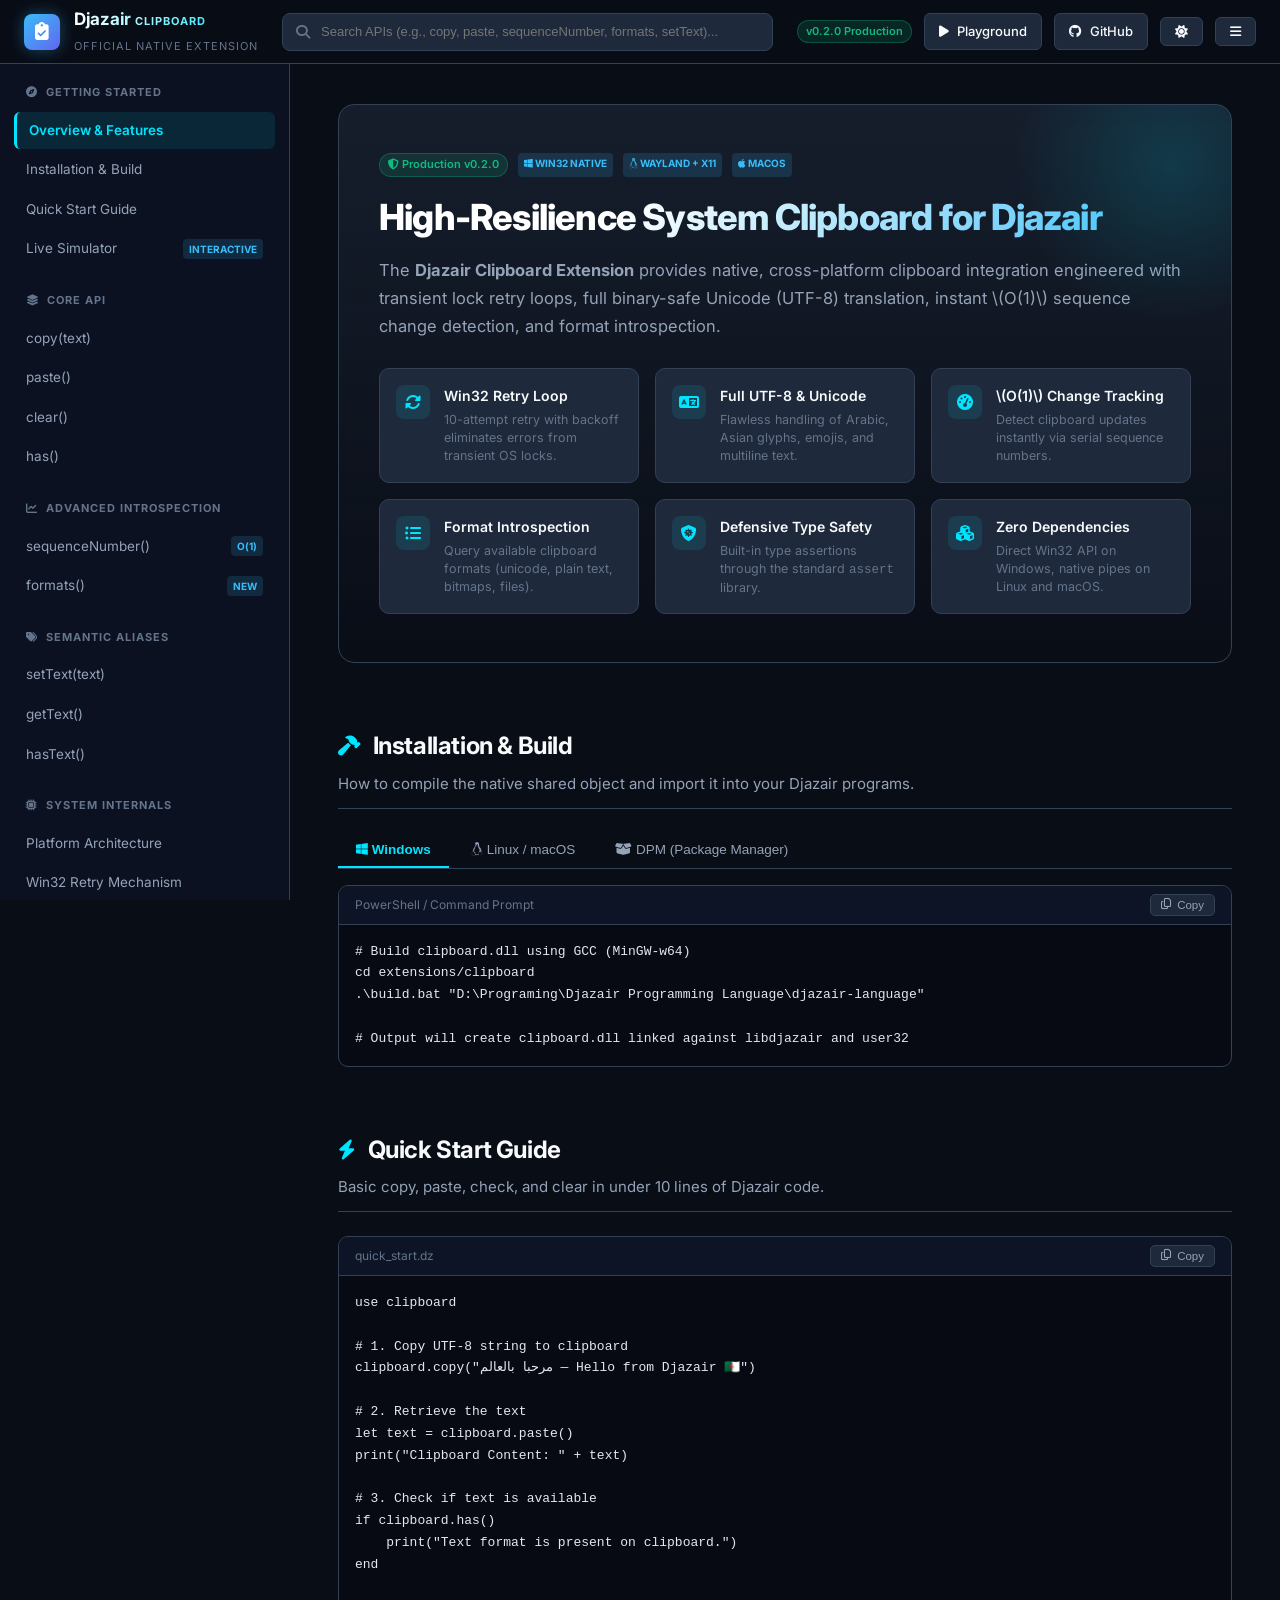
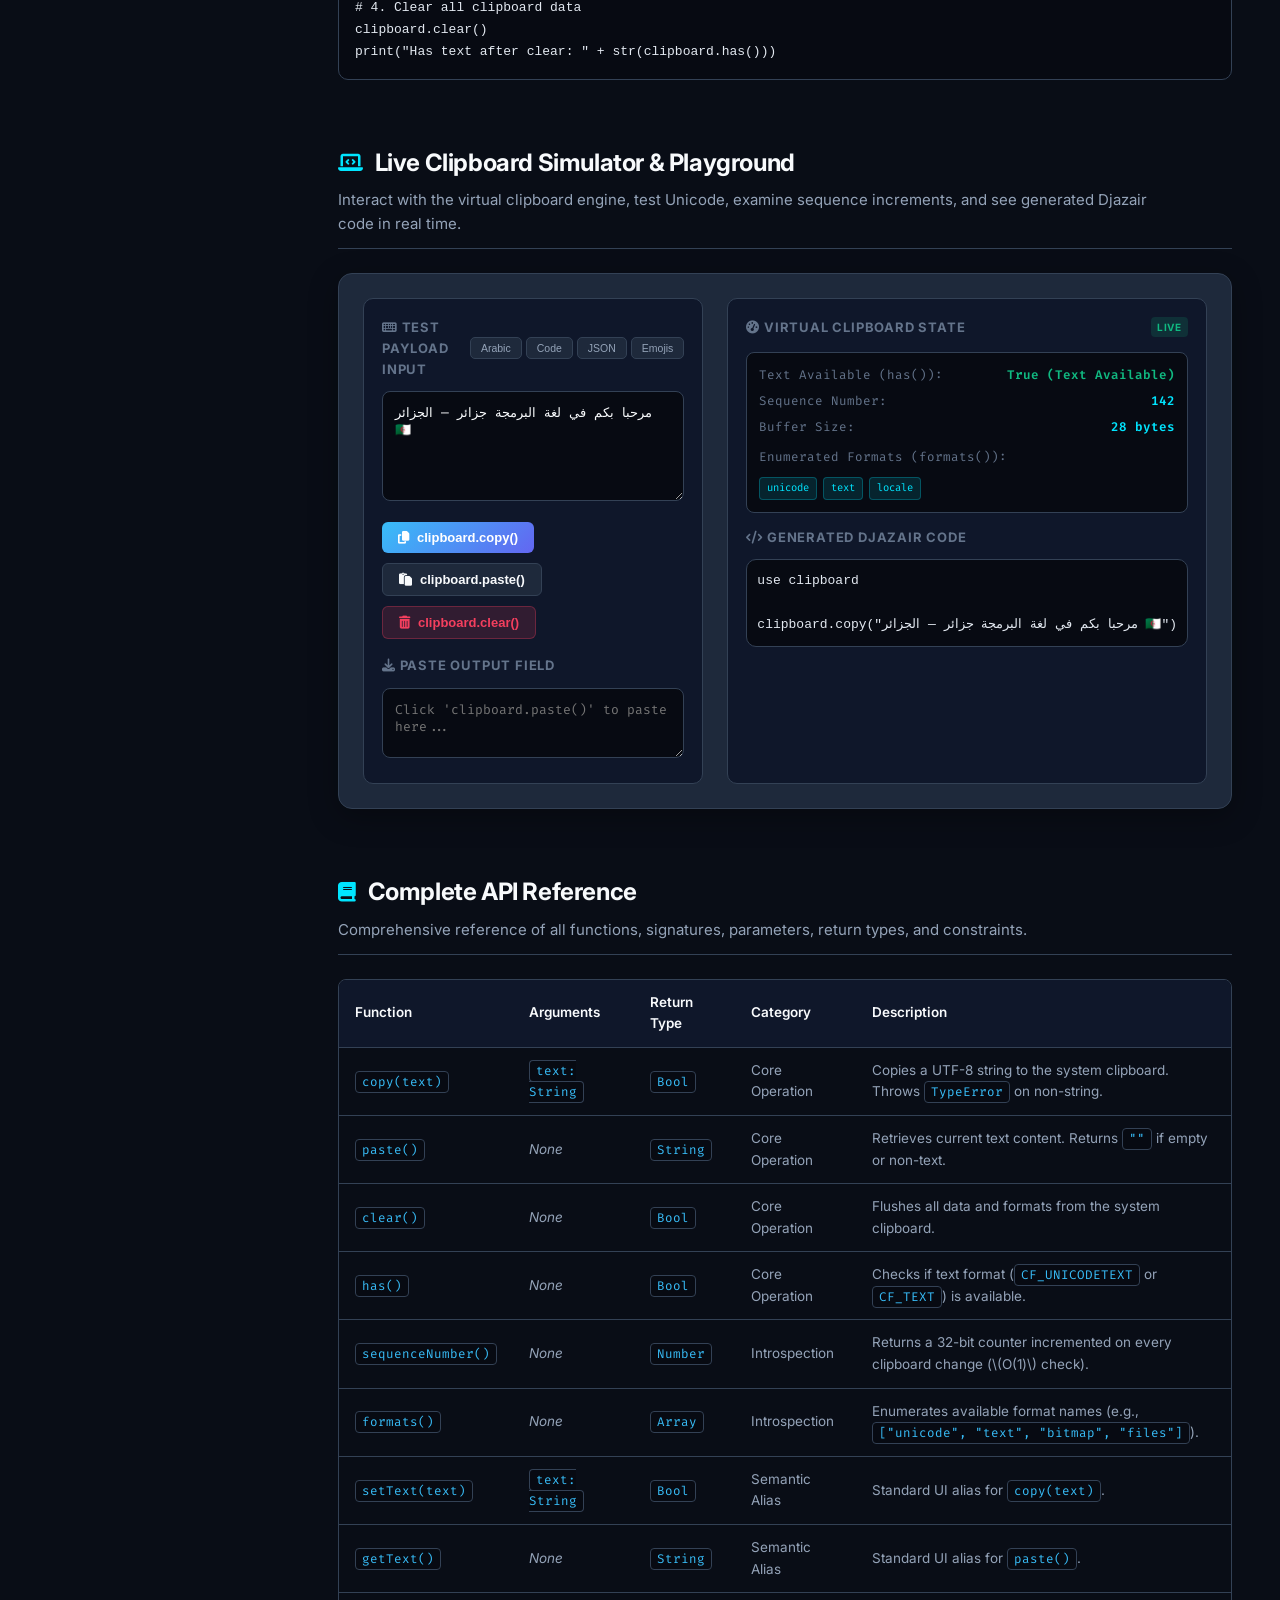
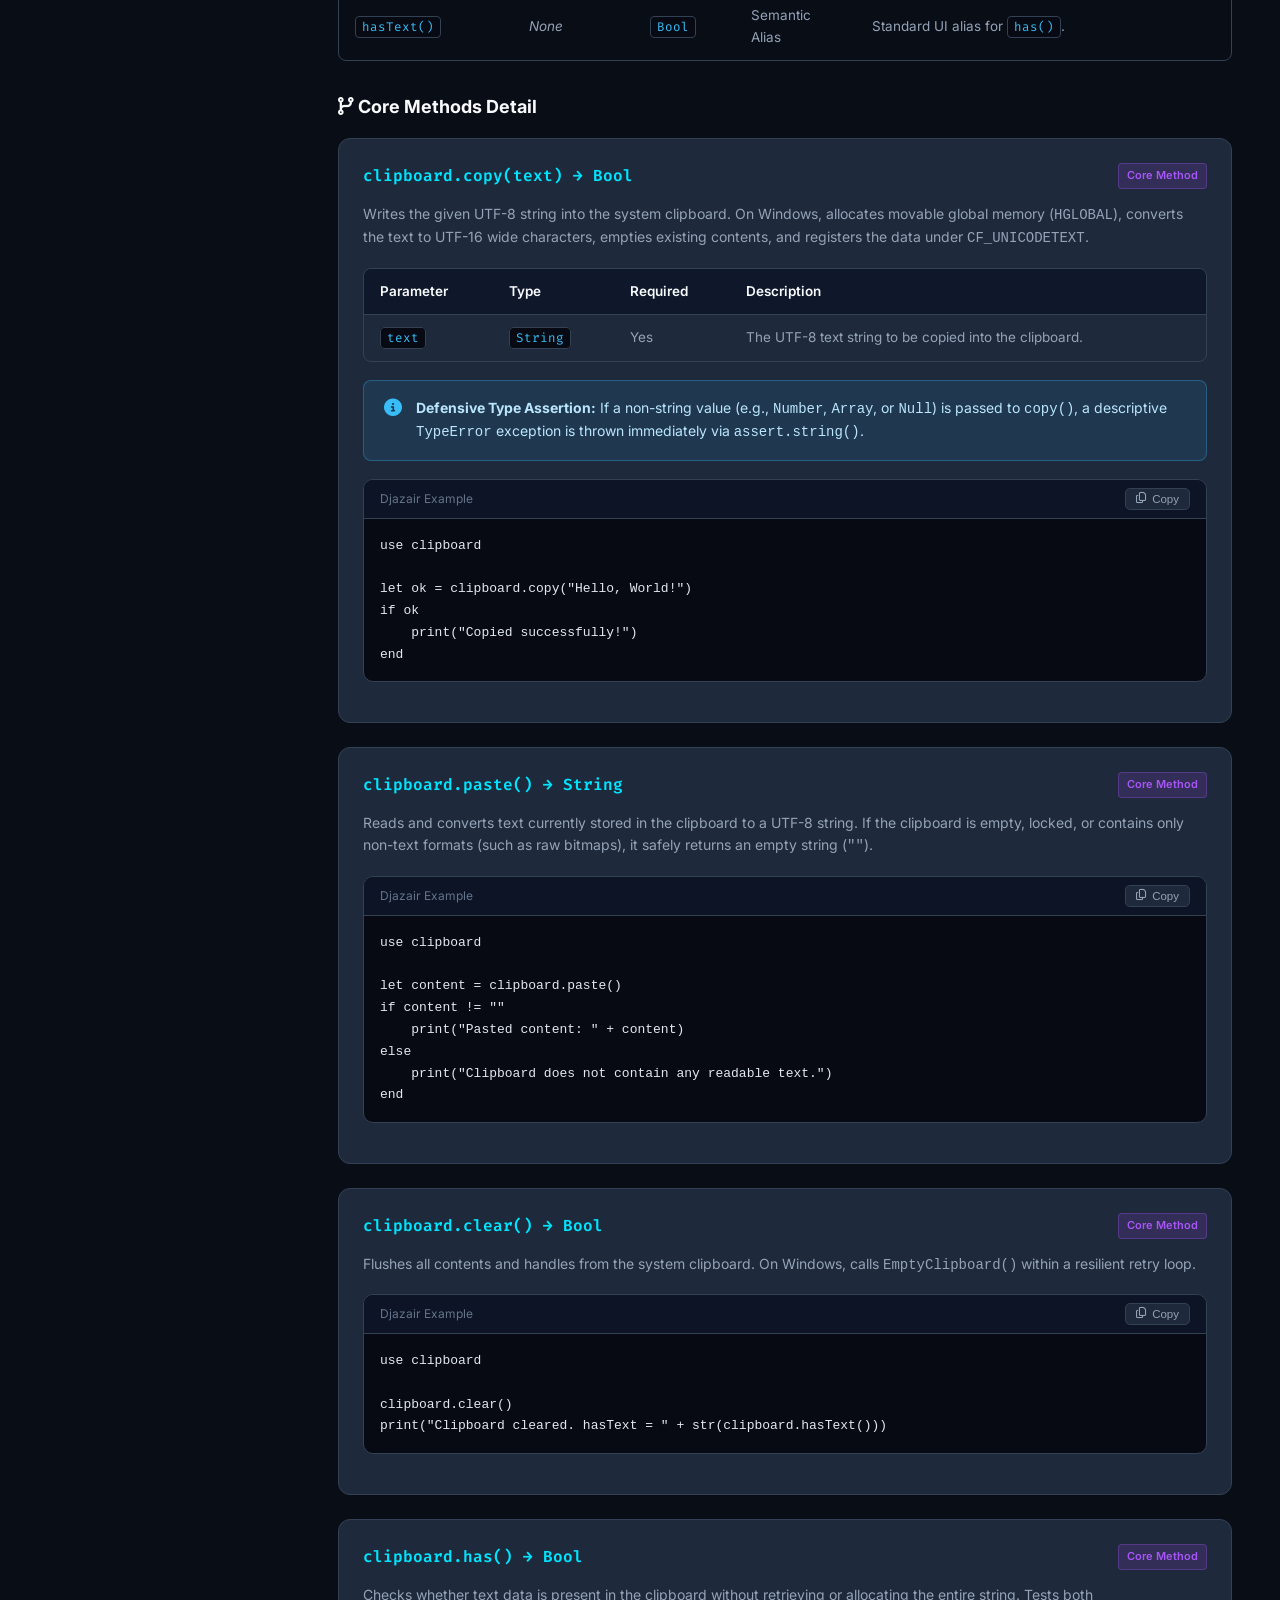
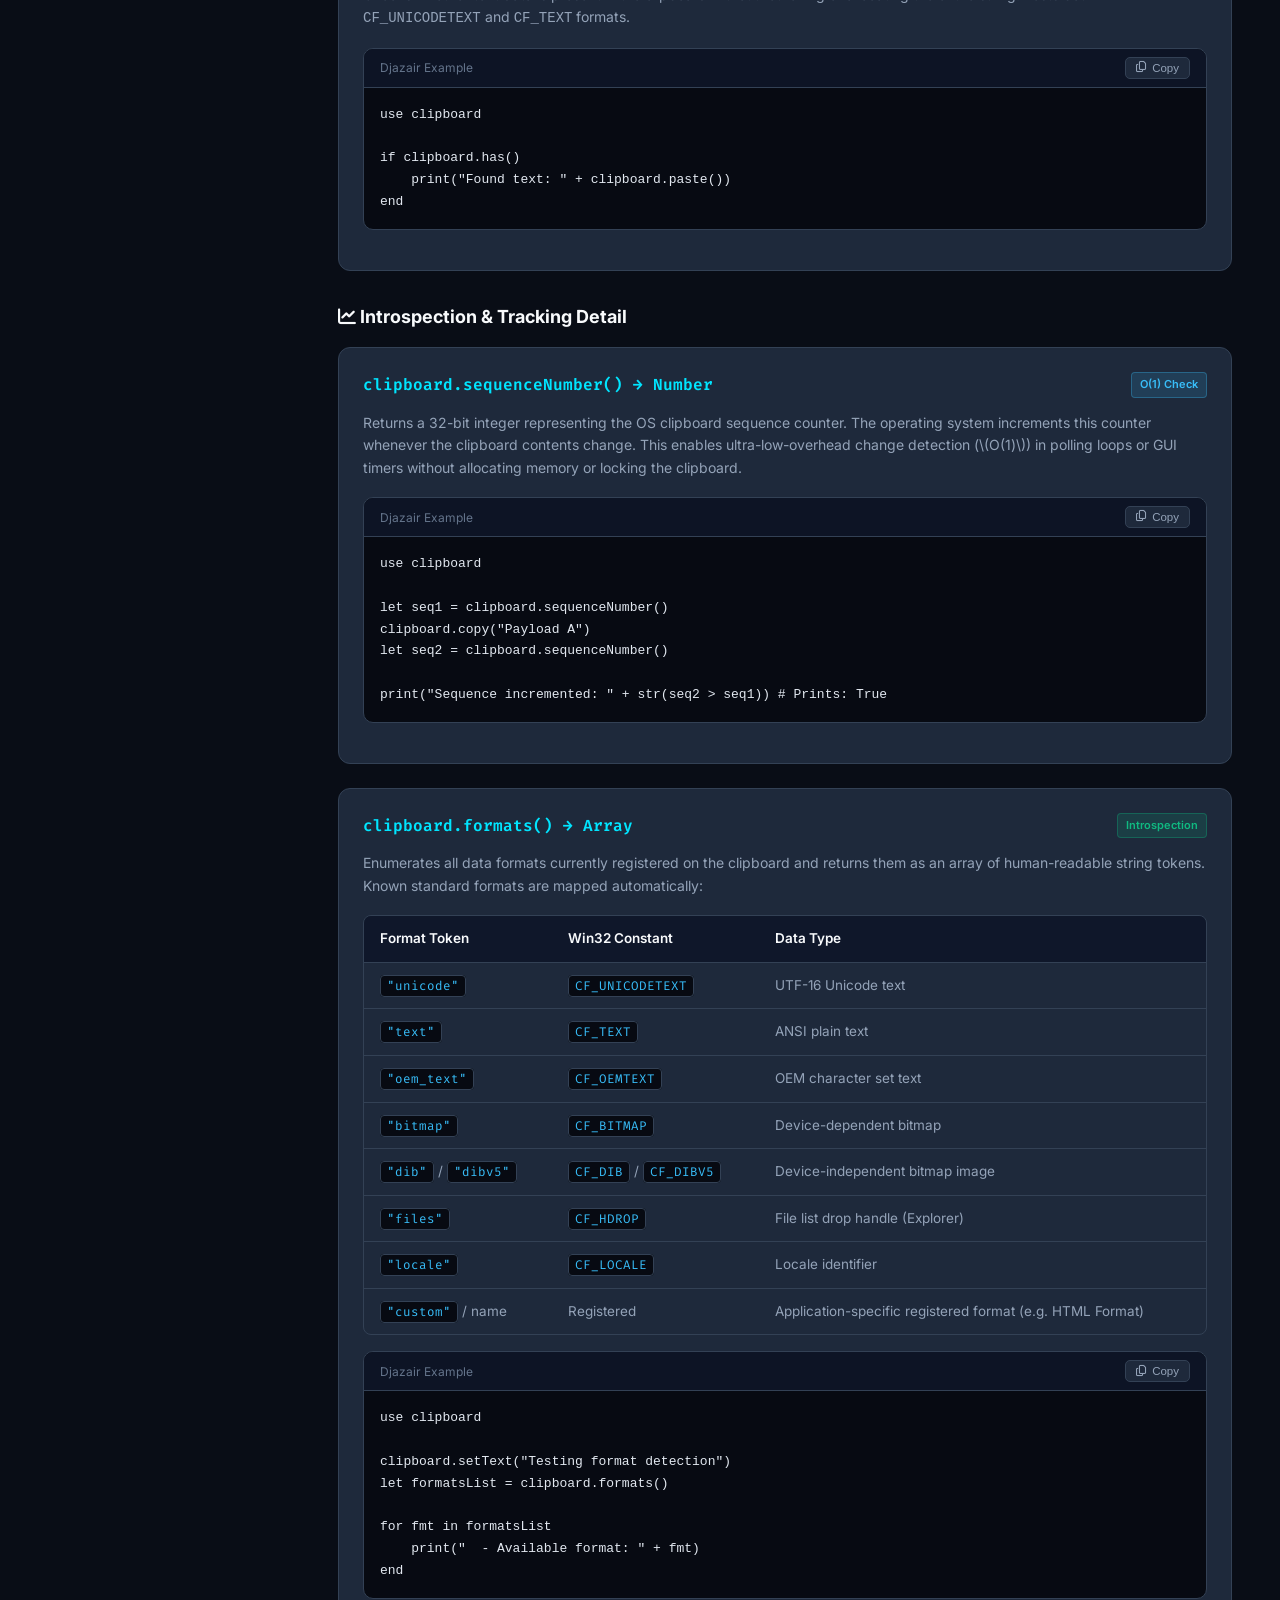
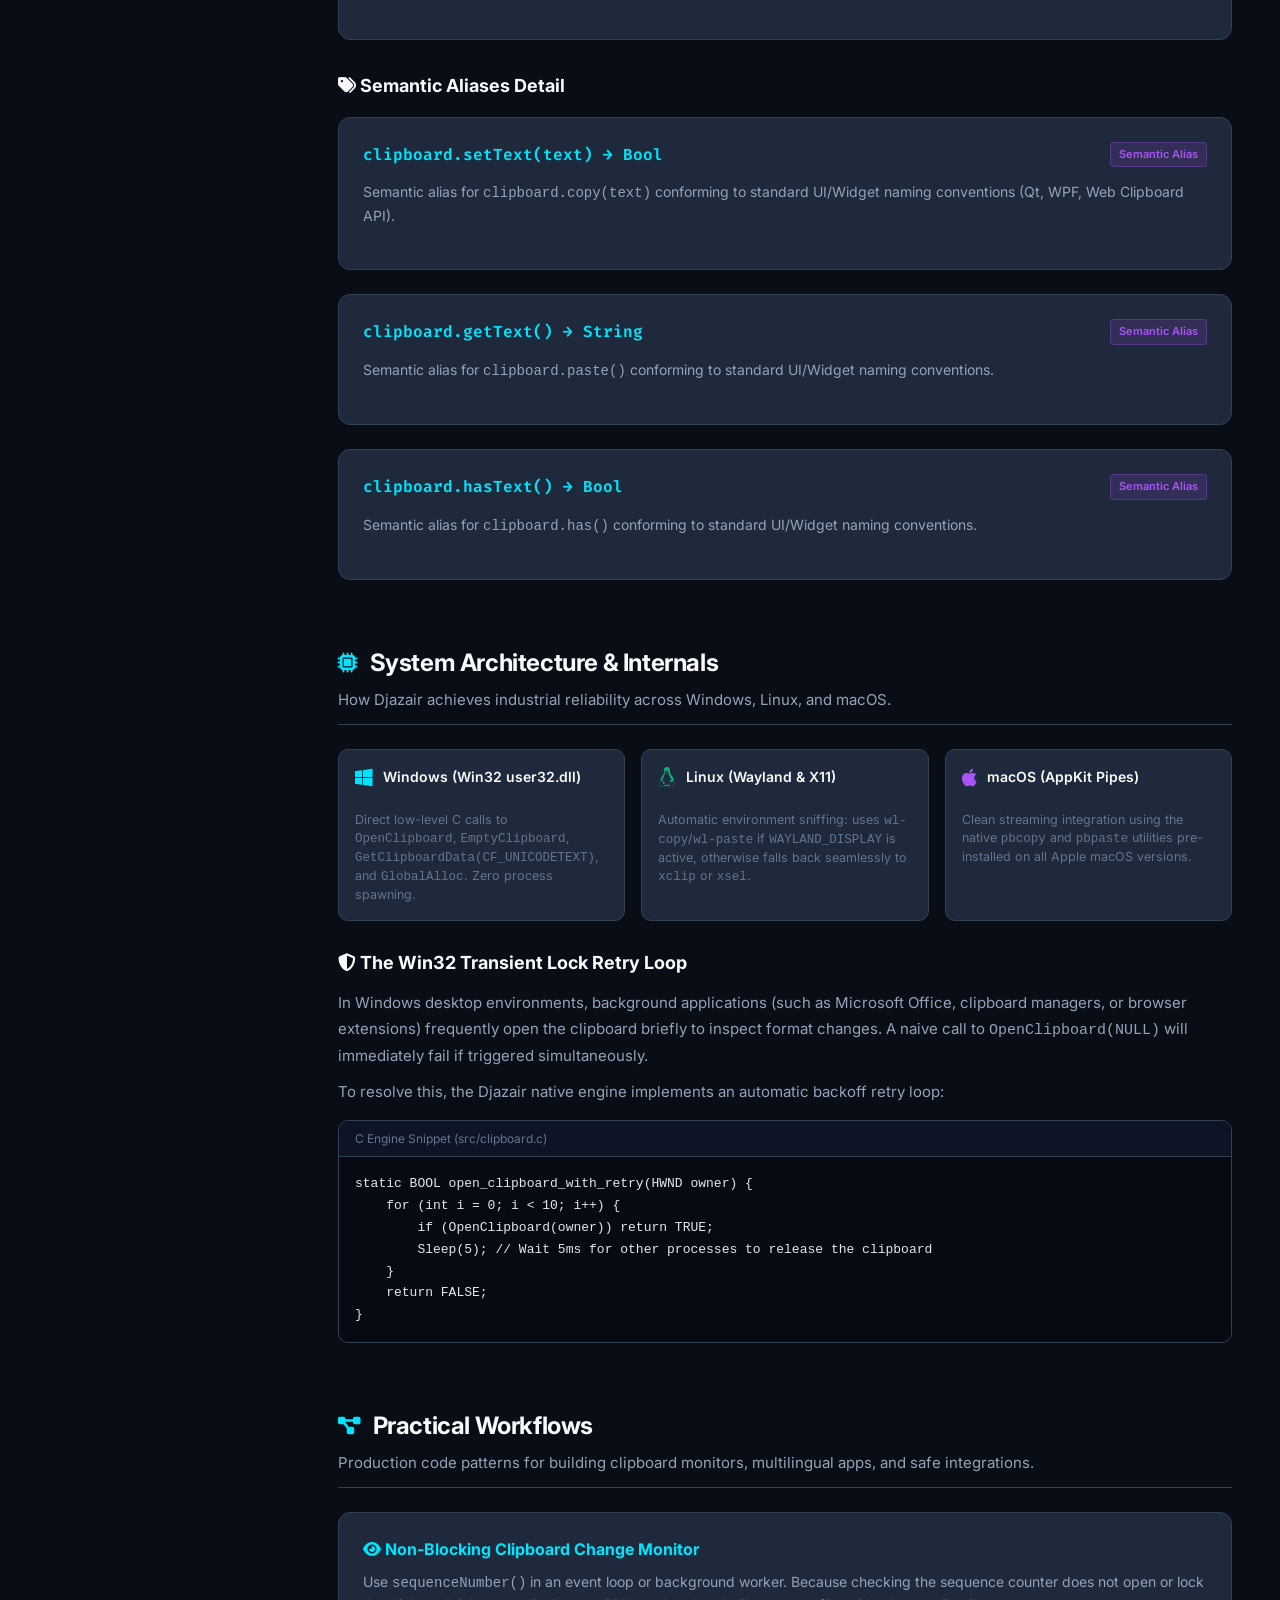
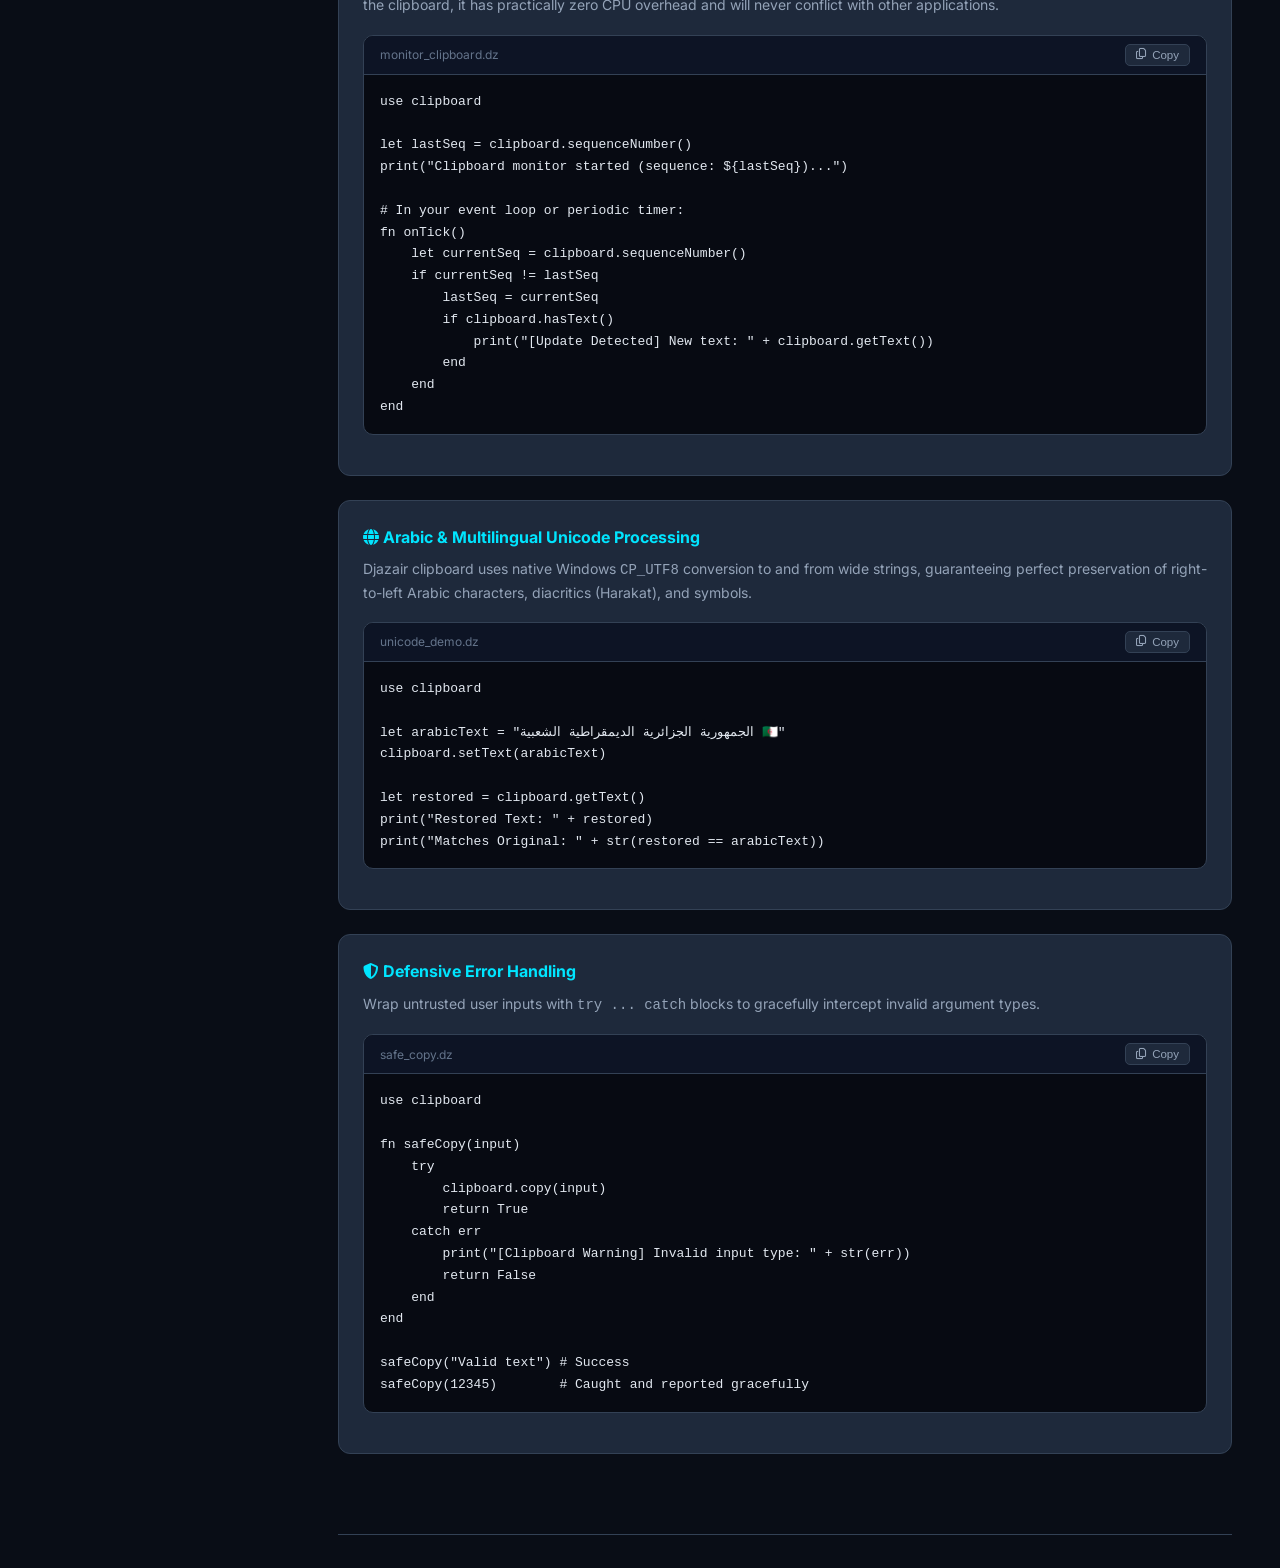
<file: clipboard/docs/index.html>
<!DOCTYPE html>
<html lang="en" data-theme="dark">
<head>
  <meta charset="UTF-8" />
  <meta name="viewport" content="width=device-width, initial-scale=1.0" />
  <title>Djazair Clipboard Extension | Official Documentation &amp; Interactive Guide</title>
  <link rel="preconnect" href="https://fonts.googleapis.com" />
  <link rel="preconnect" href="https://fonts.gstatic.com" crossorigin />
  <link href="https://fonts.googleapis.com/css2?family=Inter:wght@400;500;600;700;800&family=Fira+Code:wght@400;500;600&display=swap" rel="stylesheet" />
  <link rel="stylesheet" href="https://cdnjs.cloudflare.com/ajax/libs/font-awesome/6.4.0/css/all.min.css" />
  <link rel="stylesheet" href="docs.css" />
  <script src="https://cdnjs.cloudflare.com/ajax/libs/jquery/3.7.1/jquery.min.js"></script>
</head>
<body>

  <!-- Top Navigation Header -->
  <header class="top-header">
    <a href="#overview" class="logo-area">
      <div class="logo-icon"><i class="fas fa-clipboard-check"></i></div>
      <div class="logo-text">
        <h1>Djazair <span>Clipboard</span></h1>
        <span>Official Native Extension</span>
      </div>
    </a>

    <div class="header-center">
      <div class="search-box">
        <i class="fas fa-search"></i>
        <input type="text" id="apiSearch" class="search-input" placeholder="Search APIs (e.g., copy, paste, sequenceNumber, formats, setText)..." autocomplete="off" />
      </div>
    </div>

    <div class="header-actions">
      <span class="badge-version">v0.2.0 Production</span>
      <a href="#playground" class="btn-header"><i class="fas fa-play"></i> Playground</a>
      <a href="https://github.com/djazair-language/djazair-extensions" target="_blank" class="btn-header"><i class="fab fa-github"></i> GitHub</a>
      <button class="btn-header" id="themeToggleBtn" title="Toggle Dark/Light Mode"><i class="fas fa-sun"></i></button>
      <button class="btn-header" id="mobileMenuBtn" title="Toggle Navigation"><i class="fas fa-bars"></i></button>
    </div>
  </header>

  <!-- Sidebar Navigation -->
  <aside class="sidebar">
    <div class="nav-group">
      <div class="nav-title"><i class="fas fa-compass"></i> Getting Started</div>
      <ul class="nav-links">
        <li><a href="#overview" class="nav-item active"><span>Overview &amp; Features</span></a></li>
        <li><a href="#installation" class="nav-item"><span>Installation &amp; Build</span></a></li>
        <li><a href="#quickstart" class="nav-item"><span>Quick Start Guide</span></a></li>
        <li><a href="#playground" class="nav-item"><span>Live Simulator</span> <span class="nav-tag">Interactive</span></a></li>
      </ul>
    </div>

    <div class="nav-group">
      <div class="nav-title"><i class="fas fa-layer-group"></i> Core API</div>
      <ul class="nav-links">
        <li><a href="#method-copy" class="nav-item"><span>copy(text)</span></a></li>
        <li><a href="#method-paste" class="nav-item"><span>paste()</span></a></li>
        <li><a href="#method-clear" class="nav-item"><span>clear()</span></a></li>
        <li><a href="#method-has" class="nav-item"><span>has()</span></a></li>
      </ul>
    </div>

    <div class="nav-group">
      <div class="nav-title"><i class="fas fa-chart-line"></i> Advanced Introspection</div>
      <ul class="nav-links">
        <li><a href="#method-sequencenumber" class="nav-item"><span>sequenceNumber()</span> <span class="nav-tag">O(1)</span></a></li>
        <li><a href="#method-formats" class="nav-item"><span>formats()</span> <span class="nav-tag">New</span></a></li>
      </ul>
    </div>

    <div class="nav-group">
      <div class="nav-title"><i class="fas fa-tags"></i> Semantic Aliases</div>
      <ul class="nav-links">
        <li><a href="#method-settext" class="nav-item"><span>setText(text)</span></a></li>
        <li><a href="#method-gettext" class="nav-item"><span>getText()</span></a></li>
        <li><a href="#method-hastext" class="nav-item"><span>hasText()</span></a></li>
      </ul>
    </div>

    <div class="nav-group">
      <div class="nav-title"><i class="fas fa-microchip"></i> System Internals</div>
      <ul class="nav-links">
        <li><a href="#architecture" class="nav-item"><span>Platform Architecture</span></a></li>
        <li><a href="#win32-resilience" class="nav-item"><span>Win32 Retry Mechanism</span></a></li>
        <li><a href="#linux-wayland-x11" class="nav-item"><span>Linux Wayland &amp; X11</span></a></li>
      </ul>
    </div>

    <div class="nav-group">
      <div class="nav-title"><i class="fas fa-code"></i> Practical Workflows</div>
      <ul class="nav-links">
        <li><a href="#workflow-monitor" class="nav-item"><span>Clipboard Change Monitor</span></a></li>
        <li><a href="#workflow-unicode" class="nav-item"><span>Arabic &amp; Unicode Safety</span></a></li>
        <li><a href="#workflow-defensive" class="nav-item"><span>Defensive Error Handling</span></a></li>
      </ul>
    </div>
  </aside>

  <!-- Main Content Wrapper -->
  <main class="main-wrapper">
    <div id="contentArea">

      <!-- Hero Section -->
      <section id="overview" class="doc-section hero-section">
        <div class="hero-badges">
          <span class="badge-version"><i class="fas fa-shield-alt"></i> Production v0.2.0</span>
          <span class="nav-tag"><i class="fab fa-windows"></i> Win32 Native</span>
          <span class="nav-tag"><i class="fab fa-linux"></i> Wayland + X11</span>
          <span class="nav-tag"><i class="fab fa-apple"></i> macOS</span>
        </div>

        <h1 class="hero-title">High-Resilience System Clipboard for Djazair</h1>
        <p class="hero-lead">
          The <strong>Djazair Clipboard Extension</strong> provides native, cross-platform clipboard integration engineered with transient lock retry loops, full binary-safe Unicode (UTF-8) translation, instant \(O(1)\) sequence change detection, and format introspection.
        </p>

        <div class="hero-grid">
          <div class="feature-pill">
            <div class="icon"><i class="fas fa-sync-alt"></i></div>
            <div>
              <h4>Win32 Retry Loop</h4>
              <p>10-attempt retry with backoff eliminates errors from transient OS locks.</p>
            </div>
          </div>
          <div class="feature-pill">
            <div class="icon"><i class="fas fa-language"></i></div>
            <div>
              <h4>Full UTF-8 &amp; Unicode</h4>
              <p>Flawless handling of Arabic, Asian glyphs, emojis, and multiline text.</p>
            </div>
          </div>
          <div class="feature-pill">
            <div class="icon"><i class="fas fa-tachometer-alt"></i></div>
            <div>
              <h4>\(O(1)\) Change Tracking</h4>
              <p>Detect clipboard updates instantly via serial sequence numbers.</p>
            </div>
          </div>
          <div class="feature-pill">
            <div class="icon"><i class="fas fa-list-ul"></i></div>
            <div>
              <h4>Format Introspection</h4>
              <p>Query available clipboard formats (unicode, plain text, bitmaps, files).</p>
            </div>
          </div>
          <div class="feature-pill">
            <div class="icon"><i class="fas fa-shield-virus"></i></div>
            <div>
              <h4>Defensive Type Safety</h4>
              <p>Built-in type assertions through the standard <code>assert</code> library.</p>
            </div>
          </div>
          <div class="feature-pill">
            <div class="icon"><i class="fas fa-cubes"></i></div>
            <div>
              <h4>Zero Dependencies</h4>
              <p>Direct Win32 API on Windows, native pipes on Linux and macOS.</p>
            </div>
          </div>
        </div>
      </section>

      <!-- Installation & Build -->
      <section id="installation" class="doc-section">
        <div class="section-header">
          <div>
            <h2 class="section-title"><i class="fas fa-hammer"></i> Installation &amp; Build</h2>
            <p class="section-desc">How to compile the native shared object and import it into your Djazair programs.</p>
          </div>
        </div>

        <div class="tab-container">
          <div class="tab-nav">
            <button class="tab-btn active" data-tab="win-build"><i class="fab fa-windows"></i> Windows</button>
            <button class="tab-btn" data-tab="posix-build"><i class="fab fa-linux"></i> Linux / macOS</button>
            <button class="tab-btn" data-tab="dpm-install"><i class="fas fa-box-open"></i> DPM (Package Manager)</button>
          </div>

          <div class="tab-pane active" data-pane="win-build">
            <div class="code-wrapper">
              <div class="code-header">
                <span>PowerShell / Command Prompt</span>
                <button class="btn-copy"><i class="far fa-copy"></i> Copy</button>
              </div>
              <div class="code-body">
                <pre><code># Build clipboard.dll using GCC (MinGW-w64)
cd extensions/clipboard
.\build.bat "D:\Programing\Djazair Programming Language\djazair-language"

# Output will create clipboard.dll linked against libdjazair and user32</code></pre>
              </div>
            </div>
          </div>

          <div class="tab-pane" data-pane="posix-build">
            <div class="code-wrapper">
              <div class="code-header">
                <span>Bash / Zsh</span>
                <button class="btn-copy"><i class="far fa-copy"></i> Copy</button>
              </div>
              <div class="code-body">
                <pre><code># Linux / macOS shared object compilation
cd extensions/clipboard
chmod +x build.sh
./build.sh /path/to/djazair-language</code></pre>
              </div>
            </div>
          </div>

          <div class="tab-pane" data-pane="dpm-install">
            <div class="code-wrapper">
              <div class="code-header">
                <span>Terminal</span>
                <button class="btn-copy"><i class="far fa-copy"></i> Copy</button>
              </div>
              <div class="code-body">
                <pre><code># Install via Djazair Package Manager
dpm install clipboard

# Compile native binary
dpm build clipboard</code></pre>
              </div>
            </div>
          </div>
        </div>
      </section>

      <!-- Quick Start -->
      <section id="quickstart" class="doc-section">
        <div class="section-header">
          <div>
            <h2 class="section-title"><i class="fas fa-bolt"></i> Quick Start Guide</h2>
            <p class="section-desc">Basic copy, paste, check, and clear in under 10 lines of Djazair code.</p>
          </div>
        </div>

        <div class="code-wrapper">
          <div class="code-header">
            <span>quick_start.dz</span>
            <button class="btn-copy"><i class="far fa-copy"></i> Copy</button>
          </div>
          <div class="code-body">
            <pre><code>use clipboard

# 1. Copy UTF-8 string to clipboard
clipboard.copy("مرحبا بالعالم — Hello from Djazair 🇩🇿")

# 2. Retrieve the text
let text = clipboard.paste()
print("Clipboard Content: " + text)

# 3. Check if text is available
if clipboard.has()
    print("Text format is present on clipboard.")
end

# 4. Clear all clipboard data
clipboard.clear()
print("Has text after clear: " + str(clipboard.has()))</code></pre>
          </div>
        </div>
      </section>

      <!-- Interactive Playground / Live Simulator -->
      <section id="playground" class="doc-section">
        <div class="section-header">
          <div>
            <h2 class="section-title"><i class="fas fa-laptop-code"></i> Live Clipboard Simulator &amp; Playground</h2>
            <p class="section-desc">Interact with the virtual clipboard engine, test Unicode, examine sequence increments, and see generated Djazair code in real time.</p>
          </div>
        </div>

        <div class="sim-container">
          <div class="sim-grid">
            <!-- Left Card: Input & Controls -->
            <div class="sim-card">
              <div class="sim-card-title">
                <span><i class="fas fa-keyboard"></i> Test Payload Input</span>
                <div style="display:flex;gap:4px;">
                  <button class="btn-copy btn-preset" data-preset="arabic" style="font-size:10.5px;">Arabic</button>
                  <button class="btn-copy btn-preset" data-preset="code" style="font-size:10.5px;">Code</button>
                  <button class="btn-copy btn-preset" data-preset="json" style="font-size:10.5px;">JSON</button>
                  <button class="btn-copy btn-preset" data-preset="emojis" style="font-size:10.5px;">Emojis</button>
                </div>
              </div>

              <textarea id="simInput" class="sim-textarea" placeholder="Type or choose a preset payload to copy to clipboard...">مرحبا بكم في لغة البرمجة جزائر — الجزائر 🇩🇿</textarea>

              <div class="sim-btn-group">
                <button id="btnSimCopy" class="sim-btn sim-btn-primary"><i class="fas fa-copy"></i> clipboard.copy()</button>
                <button id="btnSimPaste" class="sim-btn sim-btn-secondary"><i class="fas fa-paste"></i> clipboard.paste()</button>
                <button id="btnSimClear" class="sim-btn sim-btn-danger"><i class="fas fa-trash-alt"></i> clipboard.clear()</button>
              </div>

              <div style="margin-top:16px;">
                <div class="sim-card-title"><span><i class="fas fa-download"></i> Paste Output Field</span></div>
                <textarea id="simPasteTarget" class="sim-textarea" style="height:70px;" readonly placeholder="Click 'clipboard.paste()' to paste here..."></textarea>
              </div>
            </div>

            <!-- Right Card: State & Generated Code -->
            <div class="sim-card">
              <div class="sim-card-title">
                <span><i class="fas fa-tachometer-alt"></i> Virtual Clipboard State</span>
                <span class="nav-tag" style="background:rgba(16,185,129,0.15);color:var(--accent-emerald);">Live</span>
              </div>

              <div class="sim-status-box">
                <div class="status-row">
                  <span class="status-label">Text Available (has()):</span>
                  <span id="simStatusHasText" class="status-value">True (Text Available)</span>
                </div>
                <div class="status-row">
                  <span class="status-label">Sequence Number:</span>
                  <span id="simStatusSeq" class="status-value">142</span>
                </div>
                <div class="status-row">
                  <span class="status-label">Buffer Size:</span>
                  <span id="simStatusBytes" class="status-value">56 bytes</span>
                </div>
                <div class="status-row" style="margin-top:4px;">
                  <span class="status-label">Enumerated Formats (formats()):</span>
                </div>
                <div id="simFormatTags" class="format-tags">
                  <span class="format-pill">unicode</span>
                  <span class="format-pill">text</span>
                  <span class="format-pill">locale</span>
                </div>
              </div>

              <div style="margin-top:14px;">
                <div class="sim-card-title"><span><i class="fas fa-code"></i> Generated Djazair Code</span></div>
                <div class="code-wrapper" style="margin:0;">
                  <div class="code-body" style="padding:10px;">
                    <pre><code id="simGeneratedCode">use clipboard

clipboard.copy("مرحبا بكم في لغة البرمجة جزائر — الجزائر 🇩🇿")</code></pre>
                  </div>
                </div>
              </div>
            </div>
          </div>
        </div>
      </section>

      <!-- Complete API Reference -->
      <section id="api-reference" class="doc-section">
        <div class="section-header">
          <div>
            <h2 class="section-title"><i class="fas fa-book"></i> Complete API Reference</h2>
            <p class="section-desc">Comprehensive reference of all functions, signatures, parameters, return types, and constraints.</p>
          </div>
        </div>

        <!-- Master Table -->
        <div class="table-responsive">
          <table class="api-table">
            <thead>
              <tr>
                <th>Function</th>
                <th>Arguments</th>
                <th>Return Type</th>
                <th>Category</th>
                <th>Description</th>
              </tr>
            </thead>
            <tbody>
              <tr>
                <td><code>copy(text)</code></td>
                <td><code>text: String</code></td>
                <td><code>Bool</code></td>
                <td>Core Operation</td>
                <td>Copies a UTF-8 string to the system clipboard. Throws <code>TypeError</code> on non-string.</td>
              </tr>
              <tr>
                <td><code>paste()</code></td>
                <td><em>None</em></td>
                <td><code>String</code></td>
                <td>Core Operation</td>
                <td>Retrieves current text content. Returns <code>""</code> if empty or non-text.</td>
              </tr>
              <tr>
                <td><code>clear()</code></td>
                <td><em>None</em></td>
                <td><code>Bool</code></td>
                <td>Core Operation</td>
                <td>Flushes all data and formats from the system clipboard.</td>
              </tr>
              <tr>
                <td><code>has()</code></td>
                <td><em>None</em></td>
                <td><code>Bool</code></td>
                <td>Core Operation</td>
                <td>Checks if text format (<code>CF_UNICODETEXT</code> or <code>CF_TEXT</code>) is available.</td>
              </tr>
              <tr>
                <td><code>sequenceNumber()</code></td>
                <td><em>None</em></td>
                <td><code>Number</code></td>
                <td>Introspection</td>
                <td>Returns a 32-bit counter incremented on every clipboard change (\(O(1)\) check).</td>
              </tr>
              <tr>
                <td><code>formats()</code></td>
                <td><em>None</em></td>
                <td><code>Array</code></td>
                <td>Introspection</td>
                <td>Enumerates available format names (e.g., <code>["unicode", "text", "bitmap", "files"]</code>).</td>
              </tr>
              <tr>
                <td><code>setText(text)</code></td>
                <td><code>text: String</code></td>
                <td><code>Bool</code></td>
                <td>Semantic Alias</td>
                <td>Standard UI alias for <code>copy(text)</code>.</td>
              </tr>
              <tr>
                <td><code>getText()</code></td>
                <td><em>None</em></td>
                <td><code>String</code></td>
                <td>Semantic Alias</td>
                <td>Standard UI alias for <code>paste()</code>.</td>
              </tr>
              <tr>
                <td><code>hasText()</code></td>
                <td><em>None</em></td>
                <td><code>Bool</code></td>
                <td>Semantic Alias</td>
                <td>Standard UI alias for <code>has()</code>.</td>
              </tr>
            </tbody>
          </table>
        </div>

        <!-- Detailed Cards: Core API -->
        <h3 style="font-size:18px;margin:32px 0 16px 0;color:var(--text-primary);"><i class="fas fa-code-branch"></i> Core Methods Detail</h3>

        <!-- copy(text) -->
        <div id="method-copy" class="method-card">
          <div class="card-header">
            <div class="method-sig">clipboard.copy(text) &rarr; Bool</div>
            <span class="method-badge">Core Method</span>
          </div>
          <p class="method-desc">
            Writes the given UTF-8 string into the system clipboard. On Windows, allocates movable global memory (<code>HGLOBAL</code>), converts the text to UTF-16 wide characters, empties existing contents, and registers the data under <code>CF_UNICODETEXT</code>.
          </p>

          <div class="table-responsive">
            <table class="api-table">
              <thead>
                <tr>
                  <th>Parameter</th>
                  <th>Type</th>
                  <th>Required</th>
                  <th>Description</th>
                </tr>
              </thead>
              <tbody>
                <tr>
                  <td><code>text</code></td>
                  <td><code>String</code></td>
                  <td>Yes</td>
                  <td>The UTF-8 text string to be copied into the clipboard.</td>
                </tr>
              </tbody>
            </table>
          </div>

          <div class="alert-box info">
            <i class="fas fa-info-circle"></i>
            <div><strong>Defensive Type Assertion:</strong> If a non-string value (e.g., <code>Number</code>, <code>Array</code>, or <code>Null</code>) is passed to <code>copy()</code>, a descriptive <code>TypeError</code> exception is thrown immediately via <code>assert.string()</code>.</div>
          </div>

          <div class="code-wrapper">
            <div class="code-header">
              <span>Djazair Example</span>
              <button class="btn-copy"><i class="far fa-copy"></i> Copy</button>
            </div>
            <div class="code-body">
              <pre><code>use clipboard

let ok = clipboard.copy("Hello, World!")
if ok
    print("Copied successfully!")
end</code></pre>
            </div>
          </div>
        </div>

        <!-- paste() -->
        <div id="method-paste" class="method-card">
          <div class="card-header">
            <div class="method-sig">clipboard.paste() &rarr; String</div>
            <span class="method-badge">Core Method</span>
          </div>
          <p class="method-desc">
            Reads and converts text currently stored in the clipboard to a UTF-8 string. If the clipboard is empty, locked, or contains only non-text formats (such as raw bitmaps), it safely returns an empty string (<code>""</code>).
          </p>

          <div class="code-wrapper">
            <div class="code-header">
              <span>Djazair Example</span>
              <button class="btn-copy"><i class="far fa-copy"></i> Copy</button>
            </div>
            <div class="code-body">
              <pre><code>use clipboard

let content = clipboard.paste()
if content != ""
    print("Pasted content: " + content)
else
    print("Clipboard does not contain any readable text.")
end</code></pre>
            </div>
          </div>
        </div>

        <!-- clear() -->
        <div id="method-clear" class="method-card">
          <div class="card-header">
            <div class="method-sig">clipboard.clear() &rarr; Bool</div>
            <span class="method-badge">Core Method</span>
          </div>
          <p class="method-desc">
            Flushes all contents and handles from the system clipboard. On Windows, calls <code>EmptyClipboard()</code> within a resilient retry loop.
          </p>

          <div class="code-wrapper">
            <div class="code-header">
              <span>Djazair Example</span>
              <button class="btn-copy"><i class="far fa-copy"></i> Copy</button>
            </div>
            <div class="code-body">
              <pre><code>use clipboard

clipboard.clear()
print("Clipboard cleared. hasText = " + str(clipboard.hasText()))</code></pre>
            </div>
          </div>
        </div>

        <!-- has() -->
        <div id="method-has" class="method-card">
          <div class="card-header">
            <div class="method-sig">clipboard.has() &rarr; Bool</div>
            <span class="method-badge">Core Method</span>
          </div>
          <p class="method-desc">
            Checks whether text data is present in the clipboard without retrieving or allocating the entire string. Tests both <code>CF_UNICODETEXT</code> and <code>CF_TEXT</code> formats.
          </p>

          <div class="code-wrapper">
            <div class="code-header">
              <span>Djazair Example</span>
              <button class="btn-copy"><i class="far fa-copy"></i> Copy</button>
            </div>
            <div class="code-body">
              <pre><code>use clipboard

if clipboard.has()
    print("Found text: " + clipboard.paste())
end</code></pre>
            </div>
          </div>
        </div>

        <!-- Detailed Cards: Introspection API -->
        <h3 style="font-size:18px;margin:32px 0 16px 0;color:var(--text-primary);"><i class="fas fa-chart-line"></i> Introspection &amp; Tracking Detail</h3>

        <!-- sequenceNumber() -->
        <div id="method-sequencenumber" class="method-card">
          <div class="card-header">
            <div class="method-sig">clipboard.sequenceNumber() &rarr; Number</div>
            <span class="method-badge" style="background:rgba(56,189,248,0.15);color:var(--accent-blue);border-color:rgba(56,189,248,0.3);">O(1) Check</span>
          </div>
          <p class="method-desc">
            Returns a 32-bit integer representing the OS clipboard sequence counter. The operating system increments this counter whenever the clipboard contents change. This enables ultra-low-overhead change detection (\(O(1)\)) in polling loops or GUI timers without allocating memory or locking the clipboard.
          </p>

          <div class="code-wrapper">
            <div class="code-header">
              <span>Djazair Example</span>
              <button class="btn-copy"><i class="far fa-copy"></i> Copy</button>
            </div>
            <div class="code-body">
              <pre><code>use clipboard

let seq1 = clipboard.sequenceNumber()
clipboard.copy("Payload A")
let seq2 = clipboard.sequenceNumber()

print("Sequence incremented: " + str(seq2 > seq1)) # Prints: True</code></pre>
            </div>
          </div>
        </div>

        <!-- formats() -->
        <div id="method-formats" class="method-card">
          <div class="card-header">
            <div class="method-sig">clipboard.formats() &rarr; Array</div>
            <span class="method-badge" style="background:rgba(16,185,129,0.15);color:var(--accent-emerald);border-color:rgba(16,185,129,0.3);">Introspection</span>
          </div>
          <p class="method-desc">
            Enumerates all data formats currently registered on the clipboard and returns them as an array of human-readable string tokens. Known standard formats are mapped automatically:
          </p>

          <div class="table-responsive">
            <table class="api-table">
              <thead>
                <tr>
                  <th>Format Token</th>
                  <th>Win32 Constant</th>
                  <th>Data Type</th>
                </tr>
              </thead>
              <tbody>
                <tr><td><code>"unicode"</code></td><td><code>CF_UNICODETEXT</code></td><td>UTF-16 Unicode text</td></tr>
                <tr><td><code>"text"</code></td><td><code>CF_TEXT</code></td><td>ANSI plain text</td></tr>
                <tr><td><code>"oem_text"</code></td><td><code>CF_OEMTEXT</code></td><td>OEM character set text</td></tr>
                <tr><td><code>"bitmap"</code></td><td><code>CF_BITMAP</code></td><td>Device-dependent bitmap</td></tr>
                <tr><td><code>"dib"</code> / <code>"dibv5"</code></td><td><code>CF_DIB</code> / <code>CF_DIBV5</code></td><td>Device-independent bitmap image</td></tr>
                <tr><td><code>"files"</code></td><td><code>CF_HDROP</code></td><td>File list drop handle (Explorer)</td></tr>
                <tr><td><code>"locale"</code></td><td><code>CF_LOCALE</code></td><td>Locale identifier</td></tr>
                <tr><td><code>"custom"</code> / name</td><td>Registered</td><td>Application-specific registered format (e.g. HTML Format)</td></tr>
              </tbody>
            </table>
          </div>

          <div class="code-wrapper">
            <div class="code-header">
              <span>Djazair Example</span>
              <button class="btn-copy"><i class="far fa-copy"></i> Copy</button>
            </div>
            <div class="code-body">
              <pre><code>use clipboard

clipboard.setText("Testing format detection")
let formatsList = clipboard.formats()

for fmt in formatsList
    print("  - Available format: " + fmt)
end</code></pre>
            </div>
          </div>
        </div>

        <!-- Detailed Cards: Semantic Aliases -->
        <h3 style="font-size:18px;margin:32px 0 16px 0;color:var(--text-primary);"><i class="fas fa-tags"></i> Semantic Aliases Detail</h3>

        <div id="method-settext" class="method-card">
          <div class="card-header">
            <div class="method-sig">clipboard.setText(text) &rarr; Bool</div>
            <span class="method-badge">Semantic Alias</span>
          </div>
          <p class="method-desc">
            Semantic alias for <code>clipboard.copy(text)</code> conforming to standard UI/Widget naming conventions (Qt, WPF, Web Clipboard API).
          </p>
        </div>

        <div id="method-gettext" class="method-card">
          <div class="card-header">
            <div class="method-sig">clipboard.getText() &rarr; String</div>
            <span class="method-badge">Semantic Alias</span>
          </div>
          <p class="method-desc">
            Semantic alias for <code>clipboard.paste()</code> conforming to standard UI/Widget naming conventions.
          </p>
        </div>

        <div id="method-hastext" class="method-card">
          <div class="card-header">
            <div class="method-sig">clipboard.hasText() &rarr; Bool</div>
            <span class="method-badge">Semantic Alias</span>
          </div>
          <p class="method-desc">
            Semantic alias for <code>clipboard.has()</code> conforming to standard UI/Widget naming conventions.
          </p>
        </div>
      </section>

      <!-- System Architecture & Internals -->
      <section id="architecture" class="doc-section">
        <div class="section-header">
          <div>
            <h2 class="section-title"><i class="fas fa-microchip"></i> System Architecture &amp; Internals</h2>
            <p class="section-desc">How Djazair achieves industrial reliability across Windows, Linux, and macOS.</p>
          </div>
        </div>

        <div class="hero-grid" style="margin-top:0;">
          <div class="feature-pill" style="flex-direction:column;">
            <div style="display:flex;align-items:center;gap:10px;margin-bottom:8px;">
              <i class="fab fa-windows" style="color:var(--accent-cyan);font-size:20px;"></i>
              <h4 style="margin:0;">Windows (Win32 user32.dll)</h4>
            </div>
            <p>Direct low-level C calls to <code>OpenClipboard</code>, <code>EmptyClipboard</code>, <code>GetClipboardData(CF_UNICODETEXT)</code>, and <code>GlobalAlloc</code>. Zero process spawning.</p>
          </div>

          <div class="feature-pill" style="flex-direction:column;">
            <div style="display:flex;align-items:center;gap:10px;margin-bottom:8px;">
              <i class="fab fa-linux" style="color:var(--accent-emerald);font-size:20px;"></i>
              <h4 style="margin:0;">Linux (Wayland &amp; X11)</h4>
            </div>
            <p>Automatic environment sniffing: uses <code>wl-copy</code>/<code>wl-paste</code> if <code>WAYLAND_DISPLAY</code> is active, otherwise falls back seamlessly to <code>xclip</code> or <code>xsel</code>.</p>
          </div>

          <div class="feature-pill" style="flex-direction:column;">
            <div style="display:flex;align-items:center;gap:10px;margin-bottom:8px;">
              <i class="fab fa-apple" style="color:var(--accent-purple);font-size:20px;"></i>
              <h4 style="margin:0;">macOS (AppKit Pipes)</h4>
            </div>
            <p>Clean streaming integration using the native <code>pbcopy</code> and <code>pbpaste</code> utilities pre-installed on all Apple macOS versions.</p>
          </div>
        </div>

        <div id="win32-resilience" style="margin-top:28px;">
          <h3 style="font-size:18px;margin-bottom:12px;color:var(--text-primary);"><i class="fas fa-shield-alt"></i> The Win32 Transient Lock Retry Loop</h3>
          <p style="color:var(--text-secondary);line-height:1.7;">
            In Windows desktop environments, background applications (such as Microsoft Office, clipboard managers, or browser extensions) frequently open the clipboard briefly to inspect format changes. A naive call to <code>OpenClipboard(NULL)</code> will immediately fail if triggered simultaneously.
          </p>
          <p style="color:var(--text-secondary);line-height:1.7;margin-top:10px;">
            To resolve this, the Djazair native engine implements an automatic backoff retry loop:
          </p>

          <div class="code-wrapper">
            <div class="code-header"><span>C Engine Snippet (src/clipboard.c)</span></div>
            <div class="code-body">
              <pre><code>static BOOL open_clipboard_with_retry(HWND owner) {
    for (int i = 0; i < 10; i++) {
        if (OpenClipboard(owner)) return TRUE;
        Sleep(5); // Wait 5ms for other processes to release the clipboard
    }
    return FALSE;
}</code></pre>
            </div>
          </div>
        </div>
      </section>

      <!-- Practical Workflows -->
      <section id="workflows" class="doc-section">
        <div class="section-header">
          <div>
            <h2 class="section-title"><i class="fas fa-project-diagram"></i> Practical Workflows</h2>
            <p class="section-desc">Production code patterns for building clipboard monitors, multilingual apps, and safe integrations.</p>
          </div>
        </div>

        <!-- Workflow 1: Monitor -->
        <div id="workflow-monitor" class="method-card">
          <h3 style="font-size:16px;color:var(--accent-cyan);margin-bottom:8px;"><i class="fas fa-eye"></i> Non-Blocking Clipboard Change Monitor</h3>
          <p class="method-desc">
            Use <code>sequenceNumber()</code> in an event loop or background worker. Because checking the sequence counter does not open or lock the clipboard, it has practically zero CPU overhead and will never conflict with other applications.
          </p>

          <div class="code-wrapper">
            <div class="code-header">
              <span>monitor_clipboard.dz</span>
              <button class="btn-copy"><i class="far fa-copy"></i> Copy</button>
            </div>
            <div class="code-body">
              <pre><code>use clipboard

let lastSeq = clipboard.sequenceNumber()
print("Clipboard monitor started (sequence: ${lastSeq})...")

# In your event loop or periodic timer:
fn onTick()
    let currentSeq = clipboard.sequenceNumber()
    if currentSeq != lastSeq
        lastSeq = currentSeq
        if clipboard.hasText()
            print("[Update Detected] New text: " + clipboard.getText())
        end
    end
end</code></pre>
            </div>
          </div>
        </div>

        <!-- Workflow 2: Unicode -->
        <div id="workflow-unicode" class="method-card">
          <h3 style="font-size:16px;color:var(--accent-cyan);margin-bottom:8px;"><i class="fas fa-globe"></i> Arabic &amp; Multilingual Unicode Processing</h3>
          <p class="method-desc">
            Djazair clipboard uses native Windows <code>CP_UTF8</code> conversion to and from wide strings, guaranteeing perfect preservation of right-to-left Arabic characters, diacritics (Harakat), and symbols.
          </p>

          <div class="code-wrapper">
            <div class="code-header">
              <span>unicode_demo.dz</span>
              <button class="btn-copy"><i class="far fa-copy"></i> Copy</button>
            </div>
            <div class="code-body">
              <pre><code>use clipboard

let arabicText = "الجمهورية الجزائرية الديمقراطية الشعبية 🇩🇿"
clipboard.setText(arabicText)

let restored = clipboard.getText()
print("Restored Text: " + restored)
print("Matches Original: " + str(restored == arabicText))</code></pre>
            </div>
          </div>
        </div>

        <!-- Workflow 3: Defensive -->
        <div id="workflow-defensive" class="method-card">
          <h3 style="font-size:16px;color:var(--accent-cyan);margin-bottom:8px;"><i class="fas fa-shield-alt"></i> Defensive Error Handling</h3>
          <p class="method-desc">
            Wrap untrusted user inputs with <code>try ... catch</code> blocks to gracefully intercept invalid argument types.
          </p>

          <div class="code-wrapper">
            <div class="code-header">
              <span>safe_copy.dz</span>
              <button class="btn-copy"><i class="far fa-copy"></i> Copy</button>
            </div>
            <div class="code-body">
              <pre><code>use clipboard

fn safeCopy(input)
    try
        clipboard.copy(input)
        return True
    catch err
        print("[Clipboard Warning] Invalid input type: " + str(err))
        return False
    end
end

safeCopy("Valid text") # Success
safeCopy(12345)        # Caught and reported gracefully</code></pre>
            </div>
          </div>
        </div>
      </section>

      <!-- Footer -->
      <footer class="page-footer">
        <div>
          <strong>Djazair Clipboard Extension</strong> &mdash; Maintained by Harizi Riyadh
          <br /><span style="font-size:12px;">Licensed under MIT &bull; Part of the Djazair Programming Language Ecosystem</span>
        </div>
        <div>
          <a href="https://github.com/djazair-language/djazair-extensions" target="_blank" style="color:var(--accent-cyan);text-decoration:none;">
            <i class="fab fa-github"></i> GitHub Repository
          </a>
        </div>
      </footer>

    </div>
  </main>

  <script src="docs.js"></script>
</body>
</html>
</file>
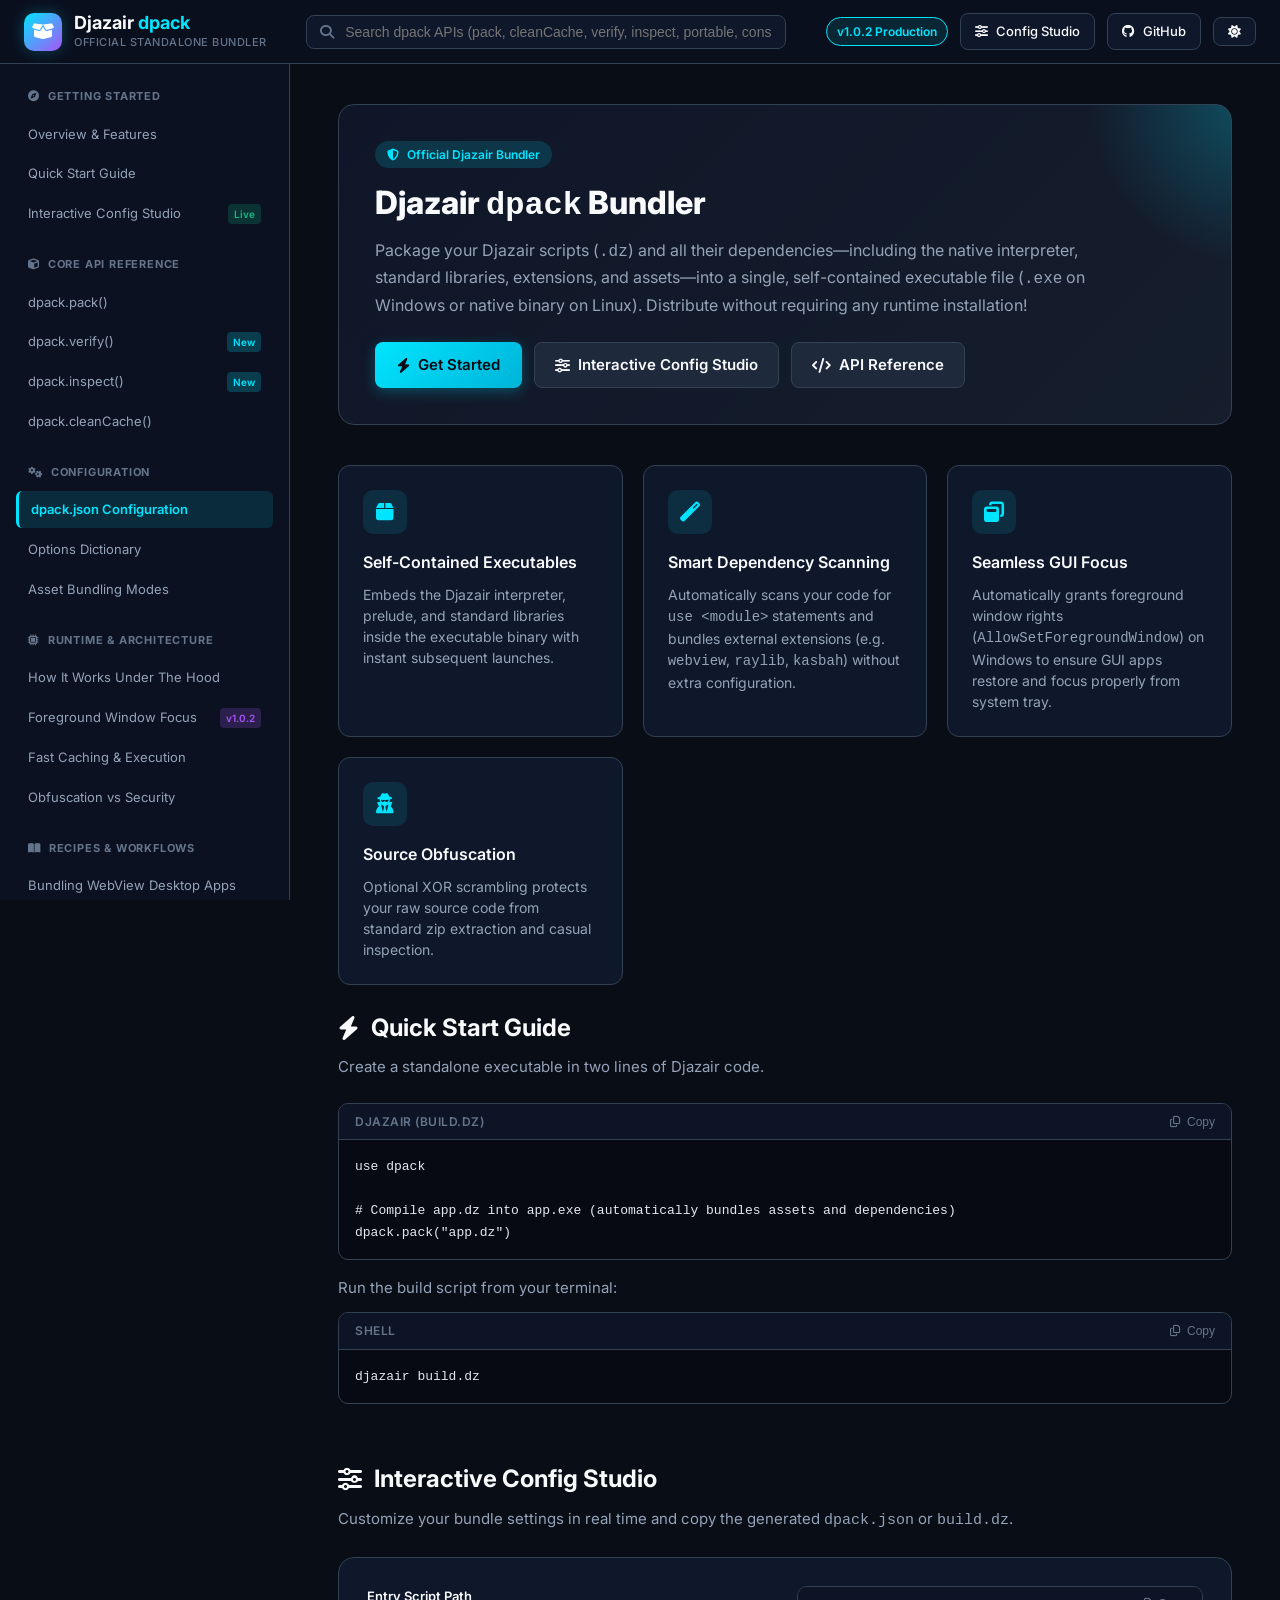
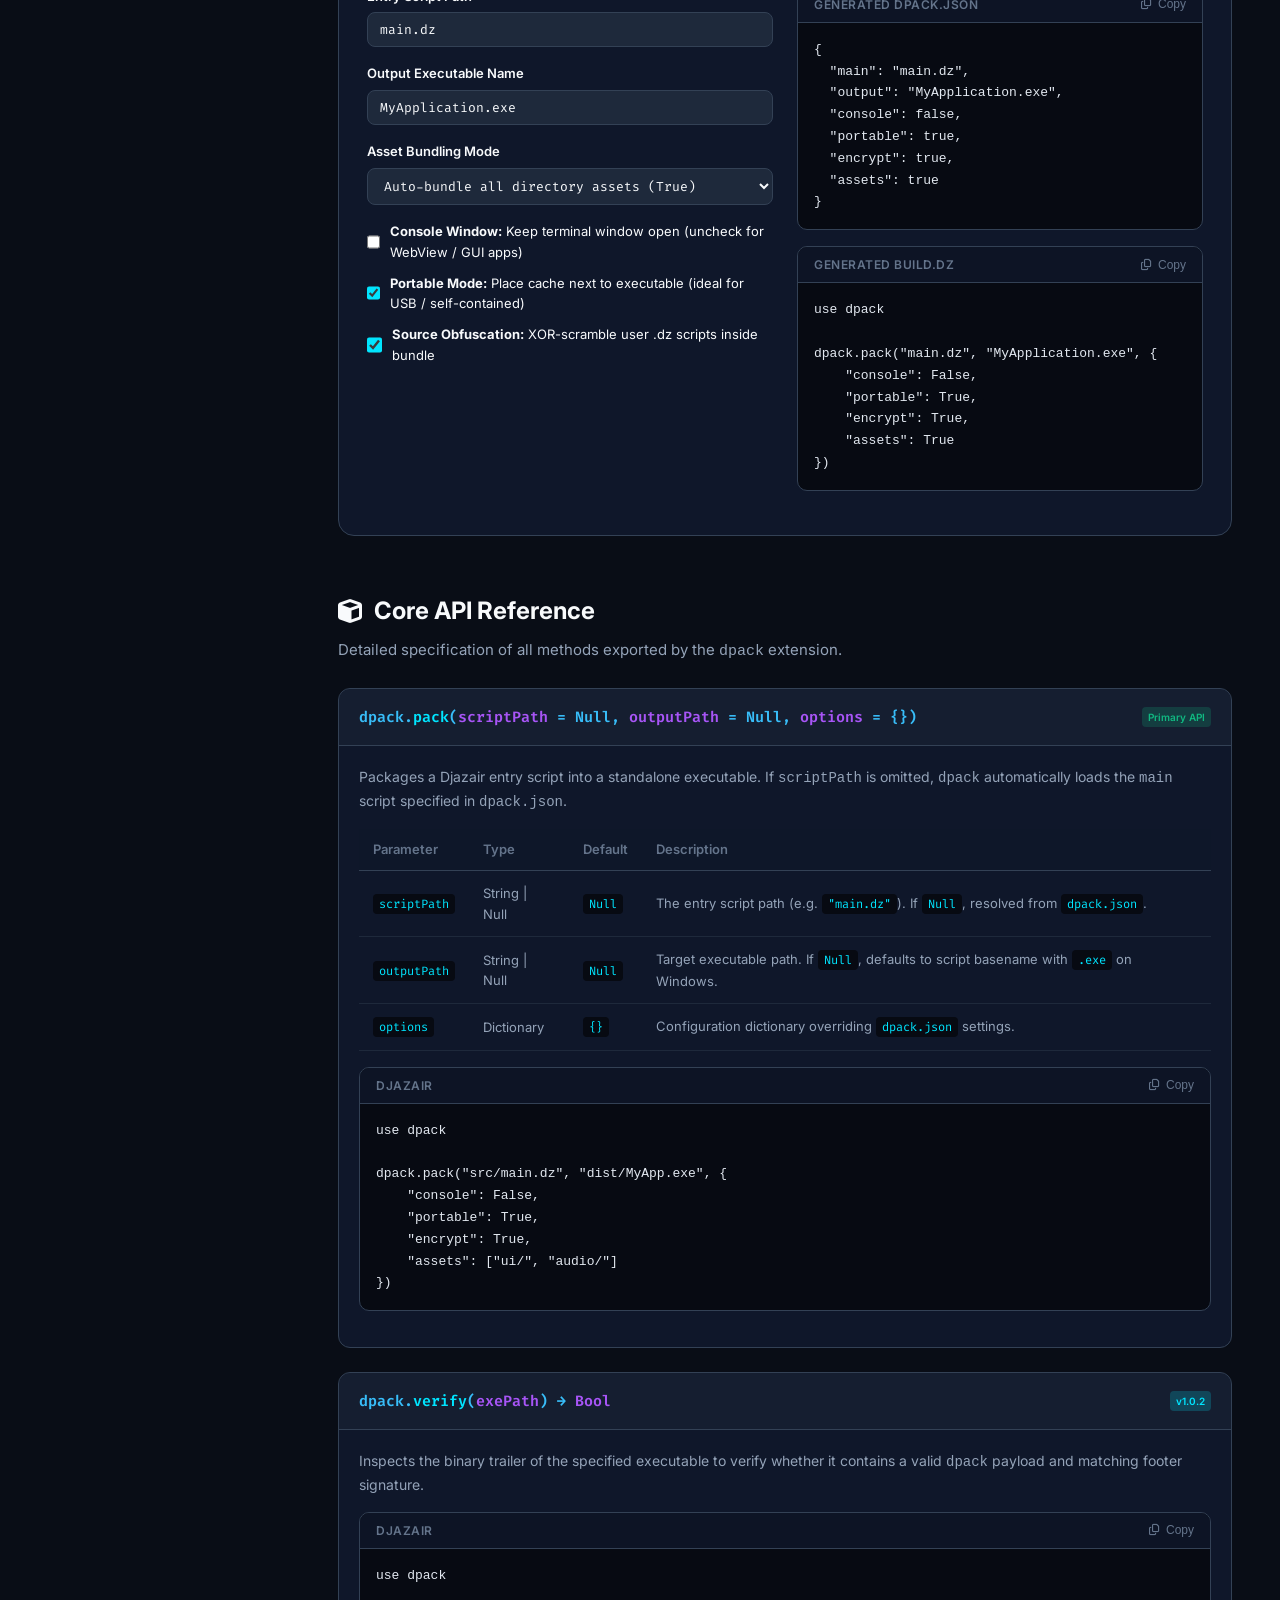
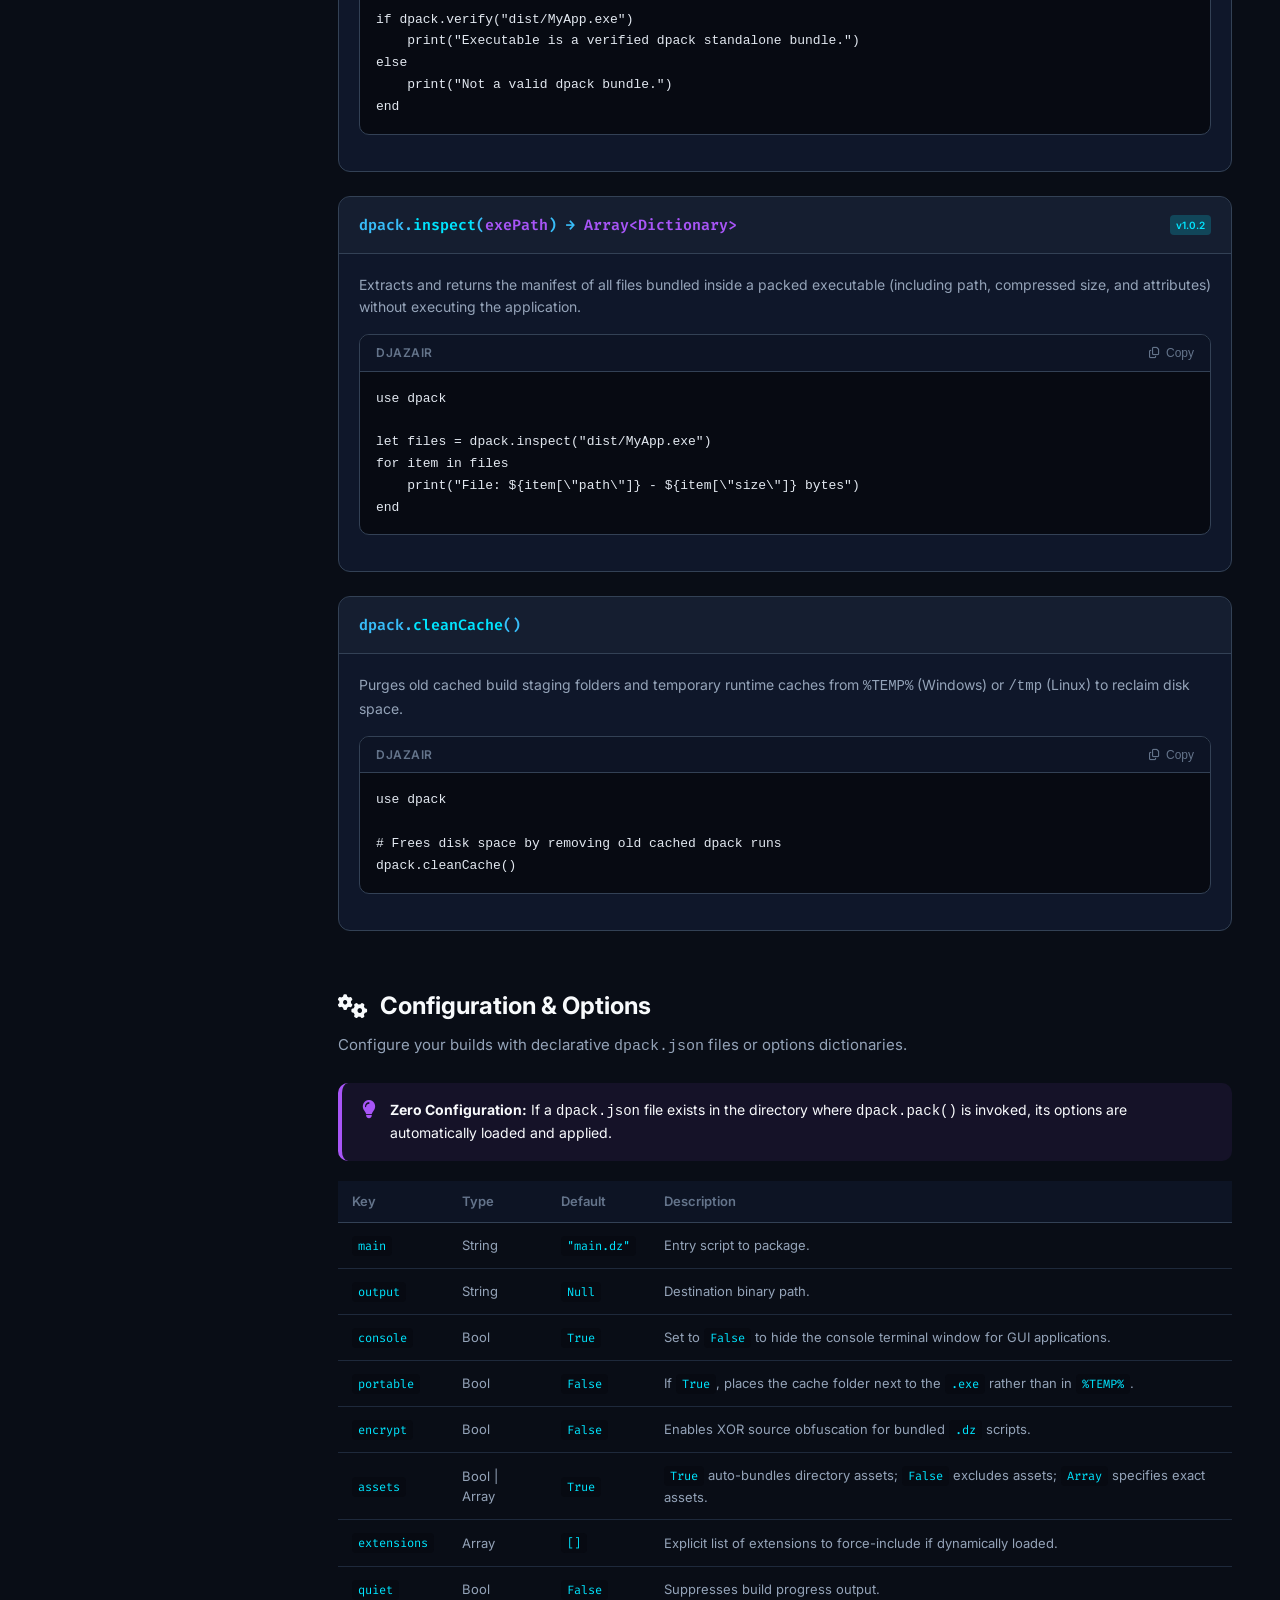
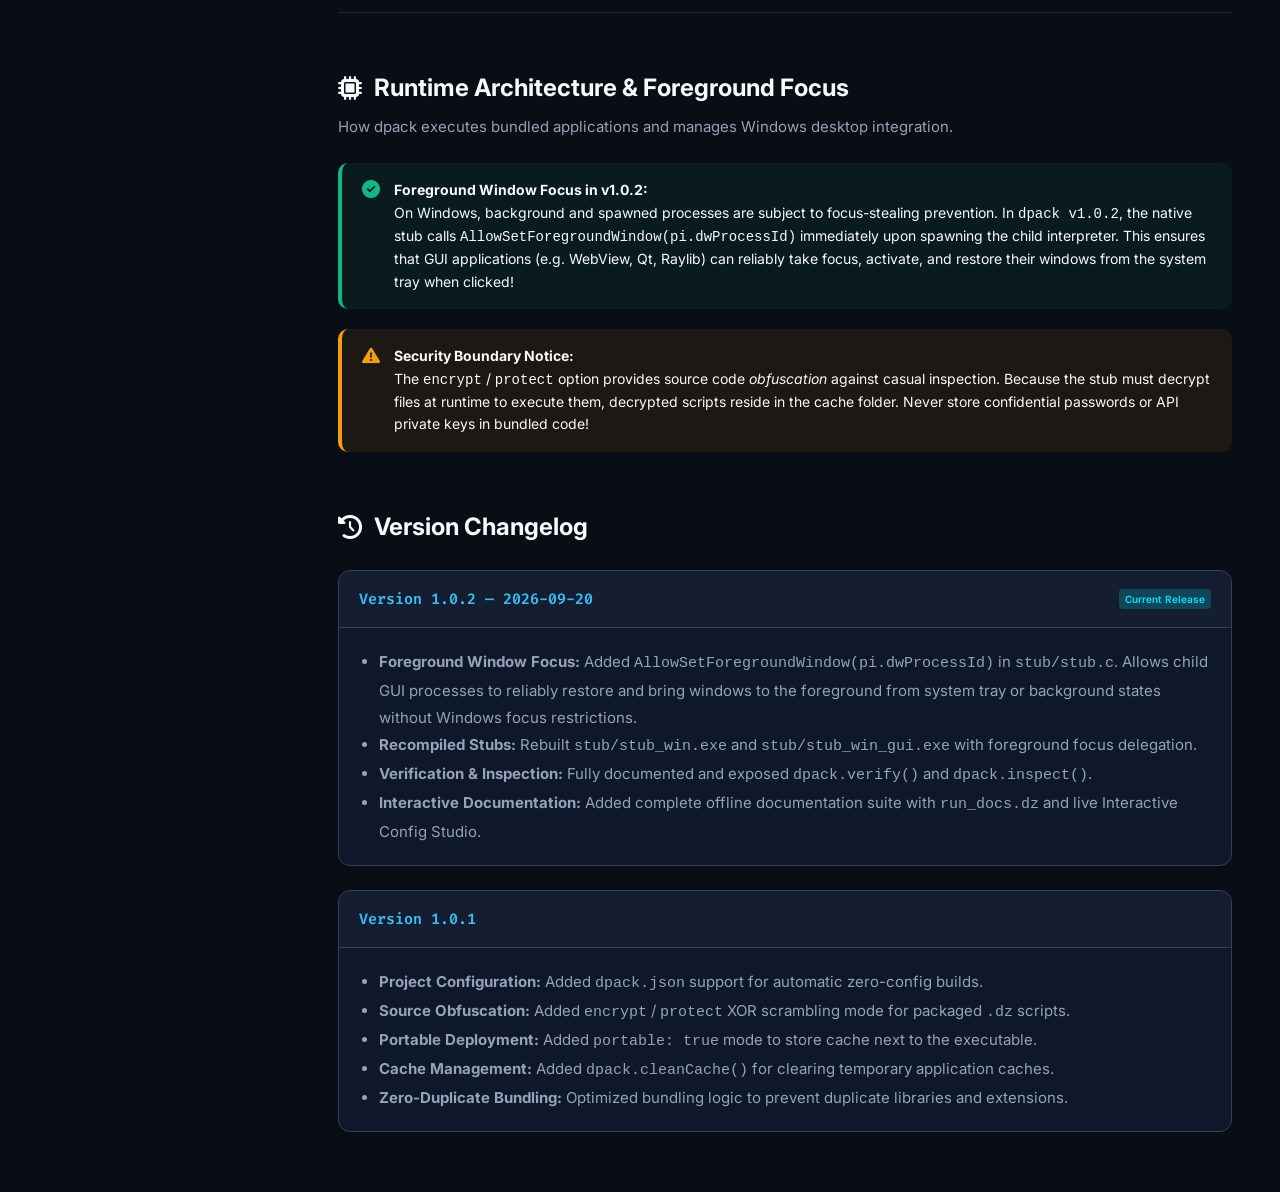
<file: dpack/docs/index.html>
<!DOCTYPE html>
<html lang="en" data-theme="dark">
<head>
  <meta charset="UTF-8" />
  <meta name="viewport" content="width=device-width, initial-scale=1.0" />
  <title>Djazair dpack Extension | Official Documentation &amp; Standalone Bundler Reference</title>
  <link rel="preconnect" href="https://fonts.googleapis.com" />
  <link rel="preconnect" href="https://fonts.gstatic.com" crossorigin />
  <link href="https://fonts.googleapis.com/css2?family=Inter:wght@400;500;600;700;800&family=Fira+Code:wght@400;500;600&display=swap" rel="stylesheet" />
  <link rel="stylesheet" href="https://cdnjs.cloudflare.com/ajax/libs/font-awesome/6.4.0/css/all.min.css" />
  <link rel="stylesheet" href="docs.css" />
  <script src="https://cdnjs.cloudflare.com/ajax/libs/jquery/3.7.1/jquery.min.js"></script>
  <script src="docs.js"></script>
</head>
<body>

  <!-- Top Header Navigation -->
  <header class="top-header">
    <a href="#overview" class="logo-area">
      <div class="logo-icon"><i class="fas fa-box-open"></i></div>
      <div class="logo-text">
        <h1>Djazair <span>dpack</span></h1>
        <small>Official Standalone Bundler</small>
      </div>
    </a>

    <div class="header-center">
      <div class="search-box">
        <i class="fas fa-search"></i>
        <input type="text" id="apiSearch" class="search-input" placeholder="Search dpack APIs (pack, cleanCache, verify, inspect, portable, console)..." autocomplete="off" />
      </div>
    </div>

    <div class="header-actions">
      <span class="badge-version">v1.0.2 Production</span>
      <a href="#studio" class="btn-header"><i class="fas fa-sliders-h"></i> Config Studio</a>
      <a href="https://github.com/djazair-language/djazair-extensions" target="_blank" class="btn-header"><i class="fab fa-github"></i> GitHub</a>
      <button class="btn-header" id="themeToggleBtn" title="Toggle Dark/Light Mode"><i class="fas fa-sun"></i></button>
      <button class="btn-header" id="mobileMenuBtn" title="Toggle Navigation"><i class="fas fa-bars"></i></button>
    </div>
  </header>

  <!-- Main Container -->
  <div class="app-container">

    <!-- Sidebar Navigation -->
    <aside class="sidebar">
      <div class="nav-group">
        <div class="nav-title"><i class="fas fa-compass"></i> Getting Started</div>
        <ul class="nav-links">
          <li><a href="#overview" class="nav-item active"><span>Overview &amp; Features</span></a></li>
          <li><a href="#quickstart" class="nav-item"><span>Quick Start Guide</span></a></li>
          <li><a href="#studio" class="nav-item"><span>Interactive Config Studio</span> <span class="nav-tag live">Live</span></a></li>
        </ul>
      </div>

      <div class="nav-group">
        <div class="nav-title"><i class="fas fa-cube"></i> Core API Reference</div>
        <ul class="nav-links">
          <li><a href="#api-pack" class="nav-item"><span>dpack.pack()</span></a></li>
          <li><a href="#api-verify" class="nav-item"><span>dpack.verify()</span> <span class="nav-tag new">New</span></a></li>
          <li><a href="#api-inspect" class="nav-item"><span>dpack.inspect()</span> <span class="nav-tag new">New</span></a></li>
          <li><a href="#api-cleancache" class="nav-item"><span>dpack.cleanCache()</span></a></li>
        </ul>
      </div>

      <div class="nav-group">
        <div class="nav-title"><i class="fas fa-cogs"></i> Configuration</div>
        <ul class="nav-links">
          <li><a href="#cfg-json" class="nav-item"><span>dpack.json Configuration</span></a></li>
          <li><a href="#cfg-options" class="nav-item"><span>Options Dictionary</span></a></li>
          <li><a href="#cfg-assets" class="nav-item"><span>Asset Bundling Modes</span></a></li>
        </ul>
      </div>

      <div class="nav-group">
        <div class="nav-title"><i class="fas fa-microchip"></i> Runtime &amp; Architecture</div>
        <ul class="nav-links">
          <li><a href="#arch-howitworks" class="nav-item"><span>How It Works Under The Hood</span></a></li>
          <li><a href="#arch-foreground" class="nav-item"><span>Foreground Window Focus</span> <span class="nav-tag">v1.0.2</span></a></li>
          <li><a href="#arch-cache" class="nav-item"><span>Fast Caching &amp; Execution</span></a></li>
          <li><a href="#arch-security" class="nav-item"><span>Obfuscation vs Security</span></a></li>
        </ul>
      </div>

      <div class="nav-group">
        <div class="nav-title"><i class="fas fa-book-open"></i> Recipes &amp; Workflows</div>
        <ul class="nav-links">
          <li><a href="#recipe-webview" class="nav-item"><span>Bundling WebView Desktop Apps</span></a></li>
          <li><a href="#recipe-raylib" class="nav-item"><span>Bundling Raylib 2D/3D Games</span></a></li>
          <li><a href="#recipe-cli" class="nav-item"><span>Bundling Fast CLI Utilities</span></a></li>
        </ul>
      </div>

      <div class="nav-group">
        <div class="nav-title"><i class="fas fa-history"></i> Release Notes</div>
        <ul class="nav-links">
          <li><a href="#changelog" class="nav-item"><span>Version Changelog</span></a></li>
        </ul>
      </div>
    </aside>

    <!-- Main Content Area -->
    <main class="main-content" id="mainContent">

      <!-- Hero Banner -->
      <section class="hero-banner" id="overview">
        <div class="hero-badge"><i class="fas fa-shield-alt"></i> Official Djazair Bundler</div>
        <h1 class="hero-title">Djazair <code>dpack</code> Bundler</h1>
        <p class="hero-desc">
          Package your Djazair scripts (<code>.dz</code>) and all their dependencies—including the native interpreter, standard libraries, extensions, and assets—into a single, self-contained executable file (<code>.exe</code> on Windows or native binary on Linux). Distribute without requiring any runtime installation!
        </p>
        <div class="hero-actions">
          <a href="#quickstart" class="btn-primary"><i class="fas fa-bolt"></i> Get Started</a>
          <a href="#studio" class="btn-secondary"><i class="fas fa-sliders-h"></i> Interactive Config Studio</a>
          <a href="#api-pack" class="btn-secondary"><i class="fas fa-code"></i> API Reference</a>
        </div>
      </section>

      <!-- Key Features Grid -->
      <div class="feature-grid">
        <div class="feature-card">
          <div class="feature-icon"><i class="fas fa-box"></i></div>
          <h3 class="feature-title">Self-Contained Executables</h3>
          <p class="feature-text">Embeds the Djazair interpreter, prelude, and standard libraries inside the executable binary with instant subsequent launches.</p>
        </div>
        <div class="feature-card">
          <div class="feature-icon"><i class="fas fa-magic"></i></div>
          <h3 class="feature-title">Smart Dependency Scanning</h3>
          <p class="feature-text">Automatically scans your code for <code>use &lt;module&gt;</code> statements and bundles external extensions (e.g. <code>webview</code>, <code>raylib</code>, <code>kasbah</code>) without extra configuration.</p>
        </div>
        <div class="feature-card">
          <div class="feature-icon"><i class="fas fa-window-restore"></i></div>
          <h3 class="feature-title">Seamless GUI Focus</h3>
          <p class="feature-text">Automatically grants foreground window rights (<code>AllowSetForegroundWindow</code>) on Windows to ensure GUI apps restore and focus properly from system tray.</p>
        </div>
        <div class="feature-card">
          <div class="feature-icon"><i class="fas fa-user-secret"></i></div>
          <h3 class="feature-title">Source Obfuscation</h3>
          <p class="feature-text">Optional XOR scrambling protects your raw source code from standard zip extraction and casual inspection.</p>
        </div>
      </div>

      <!-- Quick Start Guide -->
      <section class="doc-section" id="quickstart">
        <div class="section-header">
          <h2 class="section-title"><i class="fas fa-bolt"></i> Quick Start Guide</h2>
          <p class="section-desc">Create a standalone executable in two lines of Djazair code.</p>
        </div>

        <div class="code-container">
          <div class="code-header">
            <span class="code-lang">Djazair (build.dz)</span>
            <button class="btn-copy"><i class="far fa-copy"></i> Copy</button>
          </div>
          <pre class="code-content"><code>use dpack

# Compile app.dz into app.exe (automatically bundles assets and dependencies)
dpack.pack("app.dz")</code></pre>
        </div>

        <p style="margin-bottom:12px; color:var(--text-secondary);">Run the build script from your terminal:</p>
        <div class="code-container">
          <div class="code-header">
            <span class="code-lang">Shell</span>
            <button class="btn-copy"><i class="far fa-copy"></i> Copy</button>
          </div>
          <pre class="code-content"><code>djazair build.dz</code></pre>
        </div>
      </section>

      <!-- Interactive Config Studio -->
      <section class="doc-section" id="studio">
        <div class="section-header">
          <h2 class="section-title"><i class="fas fa-sliders-h"></i> Interactive Config Studio</h2>
          <p class="section-desc">Customize your bundle settings in real time and copy the generated <code>dpack.json</code> or <code>build.dz</code>.</p>
        </div>

        <div class="interactive-panel">
          <div class="panel-grid">
            <div class="panel-form">
              <div class="form-group">
                <label class="form-label">Entry Script Path</label>
                <input type="text" id="cfgMainScript" class="form-control" value="main.dz" />
              </div>

              <div class="form-group">
                <label class="form-label">Output Executable Name</label>
                <input type="text" id="cfgOutputExe" class="form-control" value="MyApplication.exe" />
              </div>

              <div class="form-group">
                <label class="form-label">Asset Bundling Mode</label>
                <select id="cfgAssetMode" class="form-control">
                  <option value="all" selected>Auto-bundle all directory assets (True)</option>
                  <option value="none">Disable asset bundling (False)</option>
                  <option value="explicit">Explicit files list (Array)</option>
                </select>
              </div>

              <div class="form-checkbox-group">
                <label class="form-checkbox">
                  <input type="checkbox" id="cfgConsole" />
                  <span><strong>Console Window:</strong> Keep terminal window open (uncheck for WebView / GUI apps)</span>
                </label>
                <label class="form-checkbox">
                  <input type="checkbox" id="cfgPortable" checked />
                  <span><strong>Portable Mode:</strong> Place cache next to executable (ideal for USB / self-contained)</span>
                </label>
                <label class="form-checkbox">
                  <input type="checkbox" id="cfgEncrypt" checked />
                  <span><strong>Source Obfuscation:</strong> XOR-scramble user .dz scripts inside bundle</span>
                </label>
              </div>
            </div>

            <div class="panel-previews">
              <div class="code-container">
                <div class="code-header">
                  <span class="code-lang">Generated dpack.json</span>
                  <button class="btn-copy"><i class="far fa-copy"></i> Copy</button>
                </div>
                <pre class="code-content"><code id="dpackJsonPreview"></code></pre>
              </div>

              <div class="code-container">
                <div class="code-header">
                  <span class="code-lang">Generated build.dz</span>
                  <button class="btn-copy"><i class="far fa-copy"></i> Copy</button>
                </div>
                <pre class="code-content"><code id="buildDzPreview"></code></pre>
              </div>
            </div>
          </div>
        </div>
      </section>

      <!-- Core API Reference -->
      <section class="doc-section" id="api-reference">
        <div class="section-header">
          <h2 class="section-title"><i class="fas fa-cube"></i> Core API Reference</h2>
          <p class="section-desc">Detailed specification of all methods exported by the <code>dpack</code> extension.</p>
        </div>

        <!-- dpack.pack() -->
        <div class="method-card" id="api-pack">
          <div class="method-header">
            <div class="method-signature">
              dpack.<span class="func-name">pack</span>(<span class="param-type">scriptPath</span> = Null, <span class="param-type">outputPath</span> = Null, <span class="param-type">options</span> = {})
            </div>
            <div class="method-badges">
              <span class="nav-tag live">Primary API</span>
            </div>
          </div>
          <div class="method-body">
            <p class="method-desc">
              Packages a Djazair entry script into a standalone executable. If <code>scriptPath</code> is omitted, <code>dpack</code> automatically loads the <code>main</code> script specified in <code>dpack.json</code>.
            </p>
            <table class="api-table">
              <thead>
                <tr>
                  <th>Parameter</th>
                  <th>Type</th>
                  <th>Default</th>
                  <th>Description</th>
                </tr>
              </thead>
              <tbody>
                <tr>
                  <td><code>scriptPath</code></td>
                  <td>String | Null</td>
                  <td><code>Null</code></td>
                  <td>The entry script path (e.g. <code>"main.dz"</code>). If <code>Null</code>, resolved from <code>dpack.json</code>.</td>
                </tr>
                <tr>
                  <td><code>outputPath</code></td>
                  <td>String | Null</td>
                  <td><code>Null</code></td>
                  <td>Target executable path. If <code>Null</code>, defaults to script basename with <code>.exe</code> on Windows.</td>
                </tr>
                <tr>
                  <td><code>options</code></td>
                  <td>Dictionary</td>
                  <td><code>{}</code></td>
                  <td>Configuration dictionary overriding <code>dpack.json</code> settings.</td>
                </tr>
              </tbody>
            </table>
            <div class="code-container">
              <div class="code-header">
                <span class="code-lang">Djazair</span>
                <button class="btn-copy"><i class="far fa-copy"></i> Copy</button>
              </div>
              <pre class="code-content"><code>use dpack

dpack.pack("src/main.dz", "dist/MyApp.exe", {
    "console": False,
    "portable": True,
    "encrypt": True,
    "assets": ["ui/", "audio/"]
})</code></pre>
            </div>
          </div>
        </div>

        <!-- dpack.verify() -->
        <div class="method-card" id="api-verify">
          <div class="method-header">
            <div class="method-signature">
              dpack.<span class="func-name">verify</span>(<span class="param-type">exePath</span>) &rarr; <span class="param-type">Bool</span>
            </div>
            <div class="method-badges">
              <span class="nav-tag new">v1.0.2</span>
            </div>
          </div>
          <div class="method-body">
            <p class="method-desc">
              Inspects the binary trailer of the specified executable to verify whether it contains a valid <code>dpack</code> payload and matching footer signature.
            </p>
            <div class="code-container">
              <div class="code-header">
                <span class="code-lang">Djazair</span>
                <button class="btn-copy"><i class="far fa-copy"></i> Copy</button>
              </div>
              <pre class="code-content"><code>use dpack

if dpack.verify("dist/MyApp.exe")
    print("Executable is a verified dpack standalone bundle.")
else
    print("Not a valid dpack bundle.")
end</code></pre>
            </div>
          </div>
        </div>

        <!-- dpack.inspect() -->
        <div class="method-card" id="api-inspect">
          <div class="method-header">
            <div class="method-signature">
              dpack.<span class="func-name">inspect</span>(<span class="param-type">exePath</span>) &rarr; <span class="param-type">Array&lt;Dictionary&gt;</span>
            </div>
            <div class="method-badges">
              <span class="nav-tag new">v1.0.2</span>
            </div>
          </div>
          <div class="method-body">
            <p class="method-desc">
              Extracts and returns the manifest of all files bundled inside a packed executable (including path, compressed size, and attributes) without executing the application.
            </p>
            <div class="code-container">
              <div class="code-header">
                <span class="code-lang">Djazair</span>
                <button class="btn-copy"><i class="far fa-copy"></i> Copy</button>
              </div>
              <pre class="code-content"><code>use dpack

let files = dpack.inspect("dist/MyApp.exe")
for item in files
    print("File: ${item[\"path\"]} - ${item[\"size\"]} bytes")
end</code></pre>
            </div>
          </div>
        </div>

        <!-- dpack.cleanCache() -->
        <div class="method-card" id="api-cleancache">
          <div class="method-header">
            <div class="method-signature">
              dpack.<span class="func-name">cleanCache</span>()
            </div>
          </div>
          <div class="method-body">
            <p class="method-desc">
              Purges old cached build staging folders and temporary runtime caches from <code>%TEMP%</code> (Windows) or <code>/tmp</code> (Linux) to reclaim disk space.
            </p>
            <div class="code-container">
              <div class="code-header">
                <span class="code-lang">Djazair</span>
                <button class="btn-copy"><i class="far fa-copy"></i> Copy</button>
              </div>
              <pre class="code-content"><code>use dpack

# Frees disk space by removing old cached dpack runs
dpack.cleanCache()</code></pre>
            </div>
          </div>
        </div>

      </section>

      <!-- Configuration Reference -->
      <section class="doc-section" id="cfg-json">
        <div class="section-header">
          <h2 class="section-title"><i class="fas fa-cogs"></i> Configuration &amp; Options</h2>
          <p class="section-desc">Configure your builds with declarative <code>dpack.json</code> files or options dictionaries.</p>
        </div>

        <div class="callout tip">
          <i class="fas fa-lightbulb callout-icon"></i>
          <div>
            <strong>Zero Configuration:</strong> If a <code>dpack.json</code> file exists in the directory where <code>dpack.pack()</code> is invoked, its options are automatically loaded and applied.
          </div>
        </div>

        <table class="api-table" id="cfg-options">
          <thead>
            <tr>
              <th>Key</th>
              <th>Type</th>
              <th>Default</th>
              <th>Description</th>
            </tr>
          </thead>
          <tbody>
            <tr>
              <td><code>main</code></td>
              <td>String</td>
              <td><code>"main.dz"</code></td>
              <td>Entry script to package.</td>
            </tr>
            <tr>
              <td><code>output</code></td>
              <td>String</td>
              <td><code>Null</code></td>
              <td>Destination binary path.</td>
            </tr>
            <tr>
              <td><code>console</code></td>
              <td>Bool</td>
              <td><code>True</code></td>
              <td>Set to <code>False</code> to hide the console terminal window for GUI applications.</td>
            </tr>
            <tr>
              <td><code>portable</code></td>
              <td>Bool</td>
              <td><code>False</code></td>
              <td>If <code>True</code>, places the cache folder next to the <code>.exe</code> rather than in <code>%TEMP%</code>.</td>
            </tr>
            <tr>
              <td><code>encrypt</code></td>
              <td>Bool</td>
              <td><code>False</code></td>
              <td>Enables XOR source obfuscation for bundled <code>.dz</code> scripts.</td>
            </tr>
            <tr>
              <td><code>assets</code></td>
              <td>Bool | Array</td>
              <td><code>True</code></td>
              <td><code>True</code> auto-bundles directory assets; <code>False</code> excludes assets; <code>Array</code> specifies exact assets.</td>
            </tr>
            <tr>
              <td><code>extensions</code></td>
              <td>Array</td>
              <td><code>[]</code></td>
              <td>Explicit list of extensions to force-include if dynamically loaded.</td>
            </tr>
            <tr>
              <td><code>quiet</code></td>
              <td>Bool</td>
              <td><code>False</code></td>
              <td>Suppresses build progress output.</td>
            </tr>
          </tbody>
        </table>
      </section>

      <!-- Architecture & Runtime -->
      <section class="doc-section" id="arch-foreground">
        <div class="section-header">
          <h2 class="section-title"><i class="fas fa-microchip"></i> Runtime Architecture &amp; Foreground Focus</h2>
          <p class="section-desc">How dpack executes bundled applications and manages Windows desktop integration.</p>
        </div>

        <div class="callout success">
          <i class="fas fa-check-circle callout-icon"></i>
          <div>
            <strong>Foreground Window Focus in v1.0.2:</strong><br />
            On Windows, background and spawned processes are subject to focus-stealing prevention. In <code>dpack v1.0.2</code>, the native stub calls <code>AllowSetForegroundWindow(pi.dwProcessId)</code> immediately upon spawning the child interpreter. This ensures that GUI applications (e.g. WebView, Qt, Raylib) can reliably take focus, activate, and restore their windows from the system tray when clicked!
          </div>
        </div>

        <div class="callout warning" id="arch-security">
          <i class="fas fa-exclamation-triangle callout-icon"></i>
          <div>
            <strong>Security Boundary Notice:</strong><br />
            The <code>encrypt</code> / <code>protect</code> option provides source code <em>obfuscation</em> against casual inspection. Because the stub must decrypt files at runtime to execute them, decrypted scripts reside in the cache folder. Never store confidential passwords or API private keys in bundled code!
          </div>
        </div>
      </section>

      <!-- Changelog -->
      <section class="doc-section" id="changelog">
        <div class="section-header">
          <h2 class="section-title"><i class="fas fa-history"></i> Version Changelog</h2>
        </div>

        <div class="method-card">
          <div class="method-header">
            <div class="method-signature">Version 1.0.2 — 2026-09-20</div>
            <span class="nav-tag new">Current Release</span>
          </div>
          <div class="method-body">
            <ul style="padding-left:20px; color:var(--text-secondary); line-height:1.8;">
              <li><strong>Foreground Window Focus:</strong> Added <code>AllowSetForegroundWindow(pi.dwProcessId)</code> in <code>stub/stub.c</code>. Allows child GUI processes to reliably restore and bring windows to the foreground from system tray or background states without Windows focus restrictions.</li>
              <li><strong>Recompiled Stubs:</strong> Rebuilt <code>stub/stub_win.exe</code> and <code>stub/stub_win_gui.exe</code> with foreground focus delegation.</li>
              <li><strong>Verification &amp; Inspection:</strong> Fully documented and exposed <code>dpack.verify()</code> and <code>dpack.inspect()</code>.</li>
              <li><strong>Interactive Documentation:</strong> Added complete offline documentation suite with <code>run_docs.dz</code> and live Interactive Config Studio.</li>
            </ul>
          </div>
        </div>

        <div class="method-card">
          <div class="method-header">
            <div class="method-signature">Version 1.0.1</div>
          </div>
          <div class="method-body">
            <ul style="padding-left:20px; color:var(--text-secondary); line-height:1.8;">
              <li><strong>Project Configuration:</strong> Added <code>dpack.json</code> support for automatic zero-config builds.</li>
              <li><strong>Source Obfuscation:</strong> Added <code>encrypt</code> / <code>protect</code> XOR scrambling mode for packaged <code>.dz</code> scripts.</li>
              <li><strong>Portable Deployment:</strong> Added <code>portable: true</code> mode to store cache next to the executable.</li>
              <li><strong>Cache Management:</strong> Added <code>dpack.cleanCache()</code> for clearing temporary application caches.</li>
              <li><strong>Zero-Duplicate Bundling:</strong> Optimized bundling logic to prevent duplicate libraries and extensions.</li>
            </ul>
          </div>
        </div>
      </section>

    </main>
  </div>

</body>
</html>
</file>
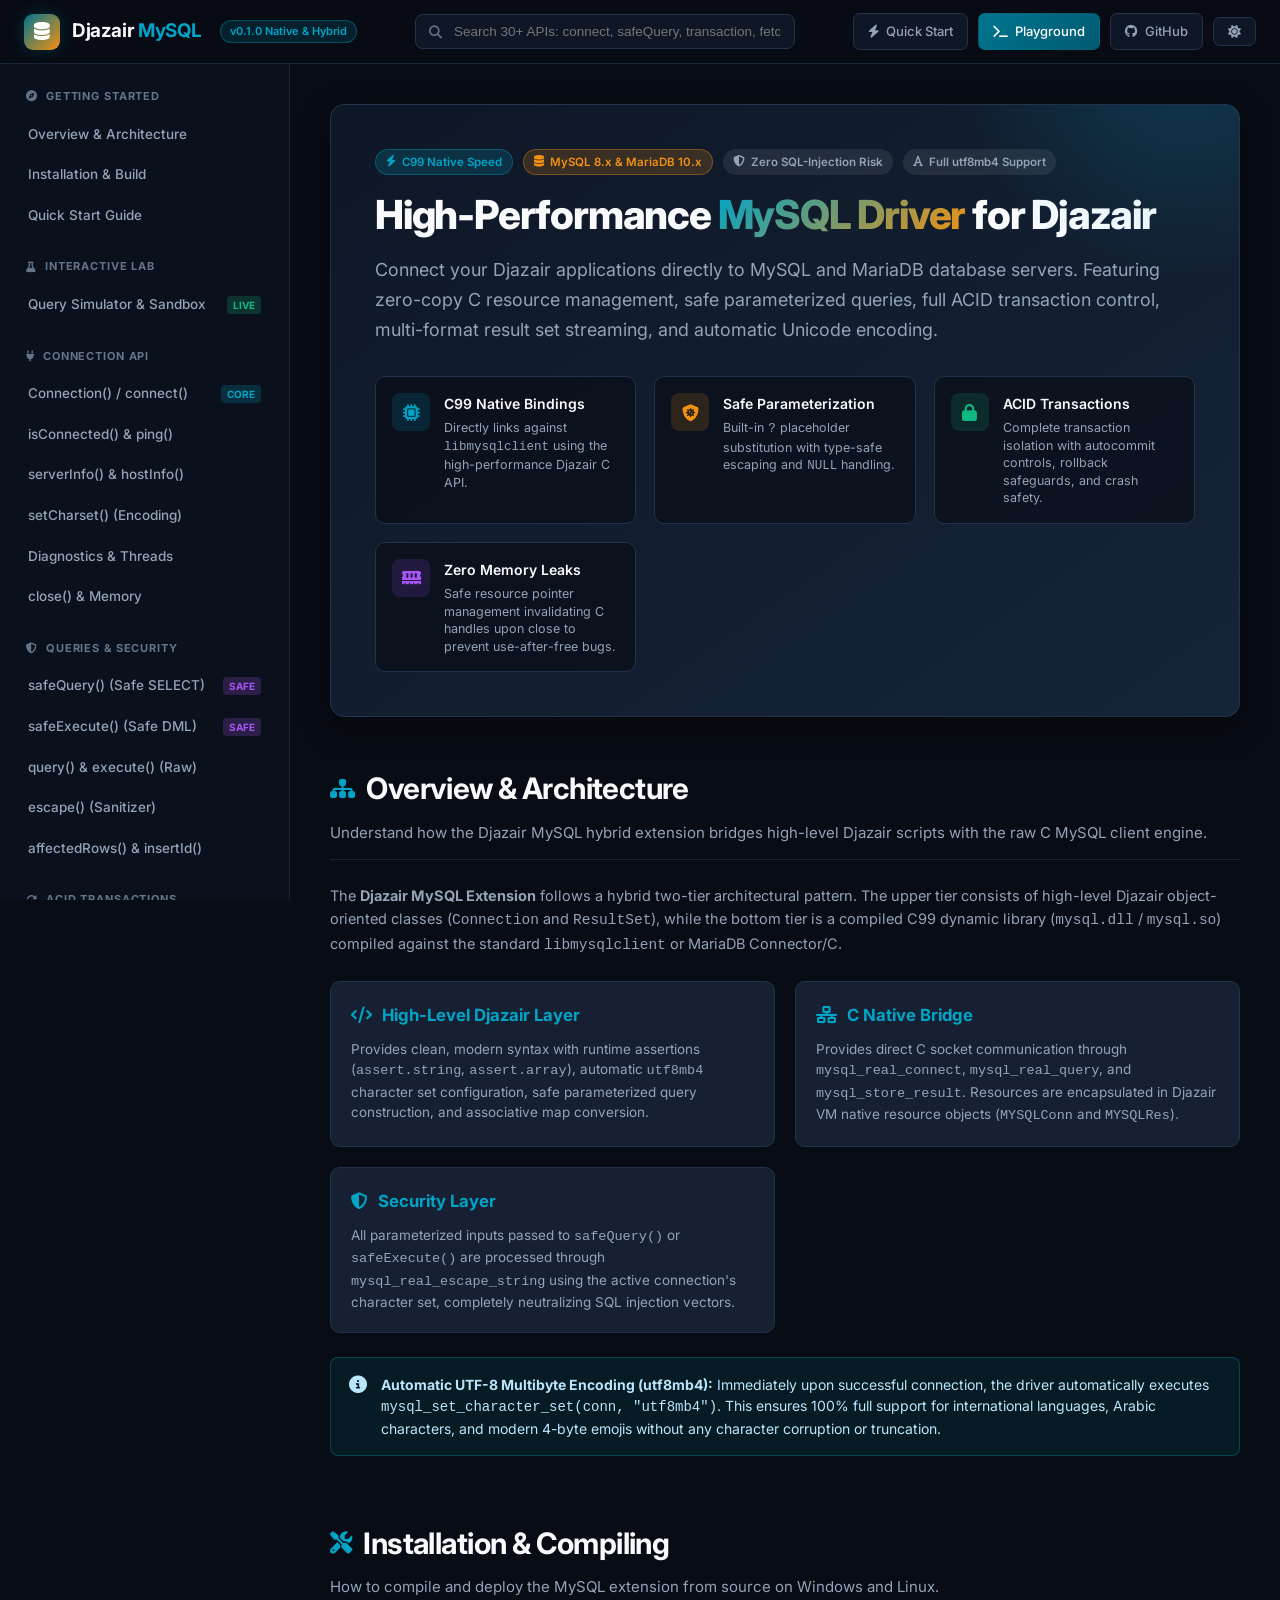
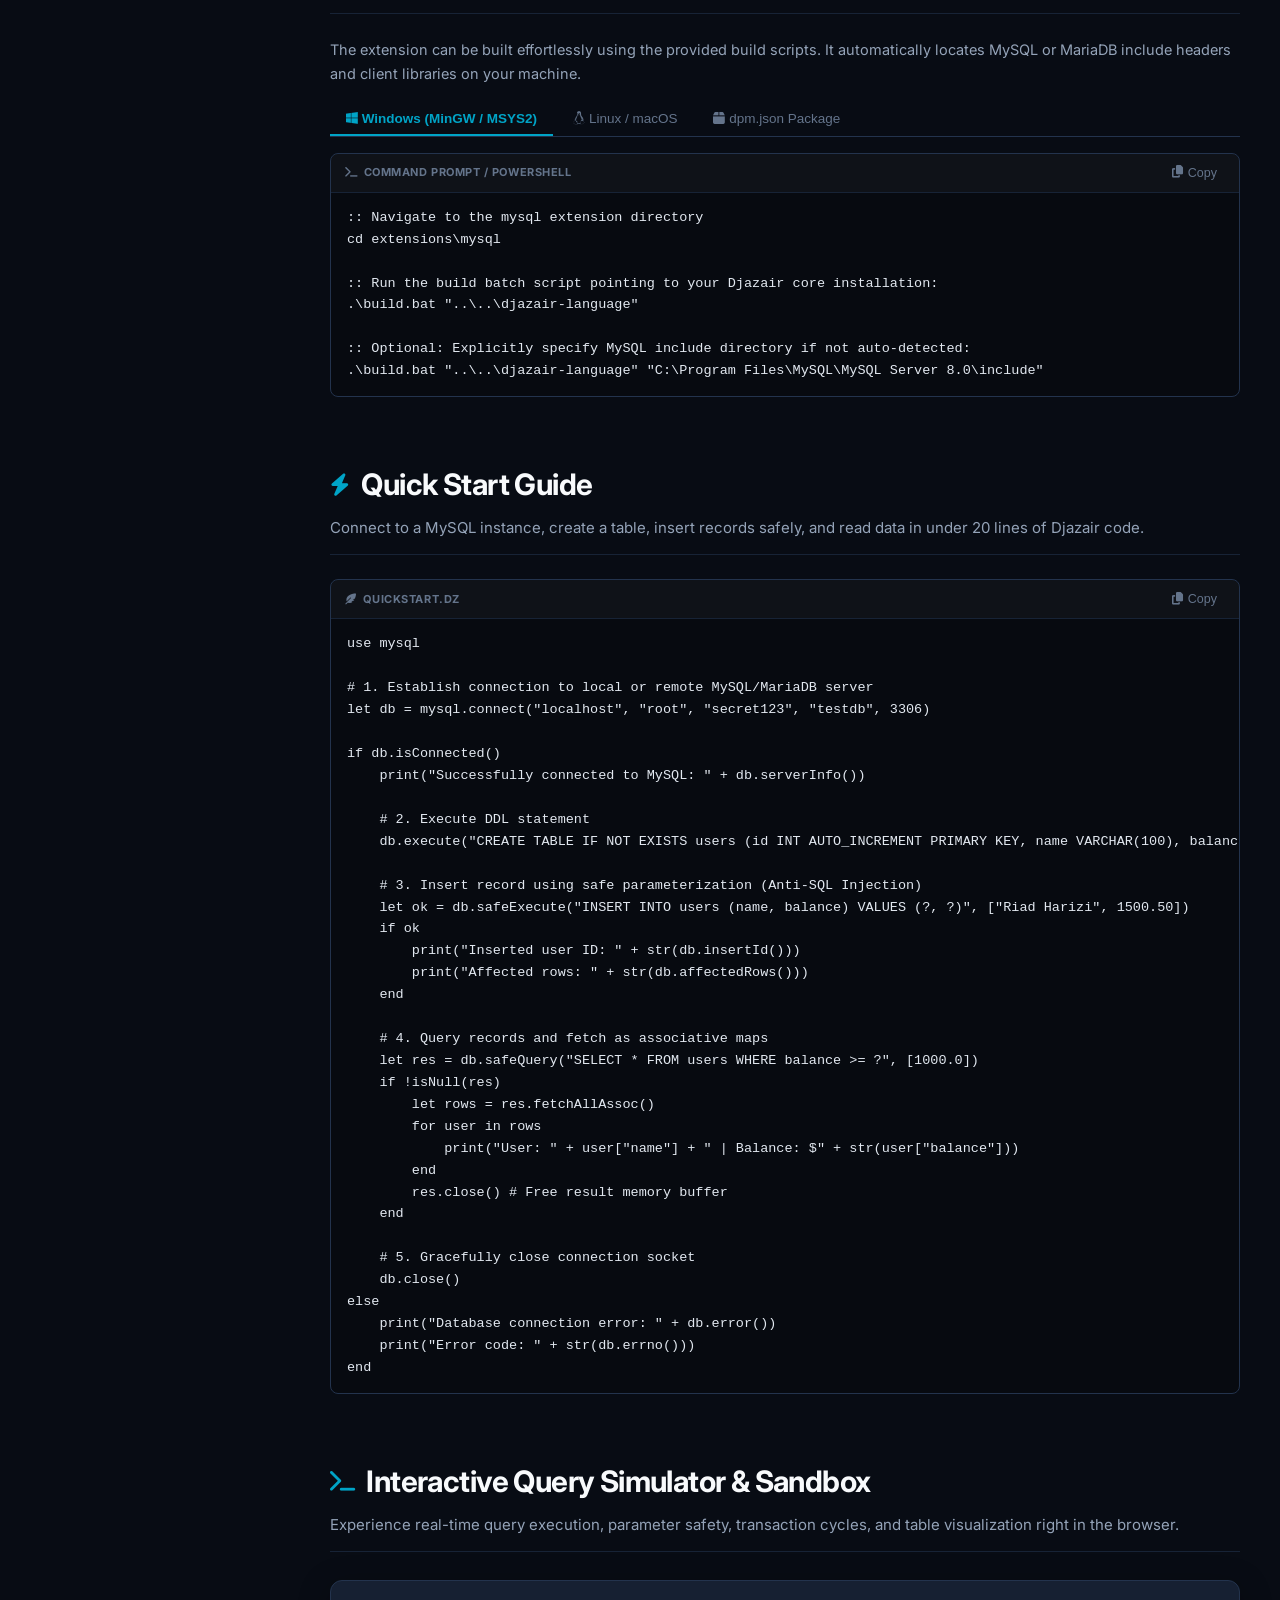
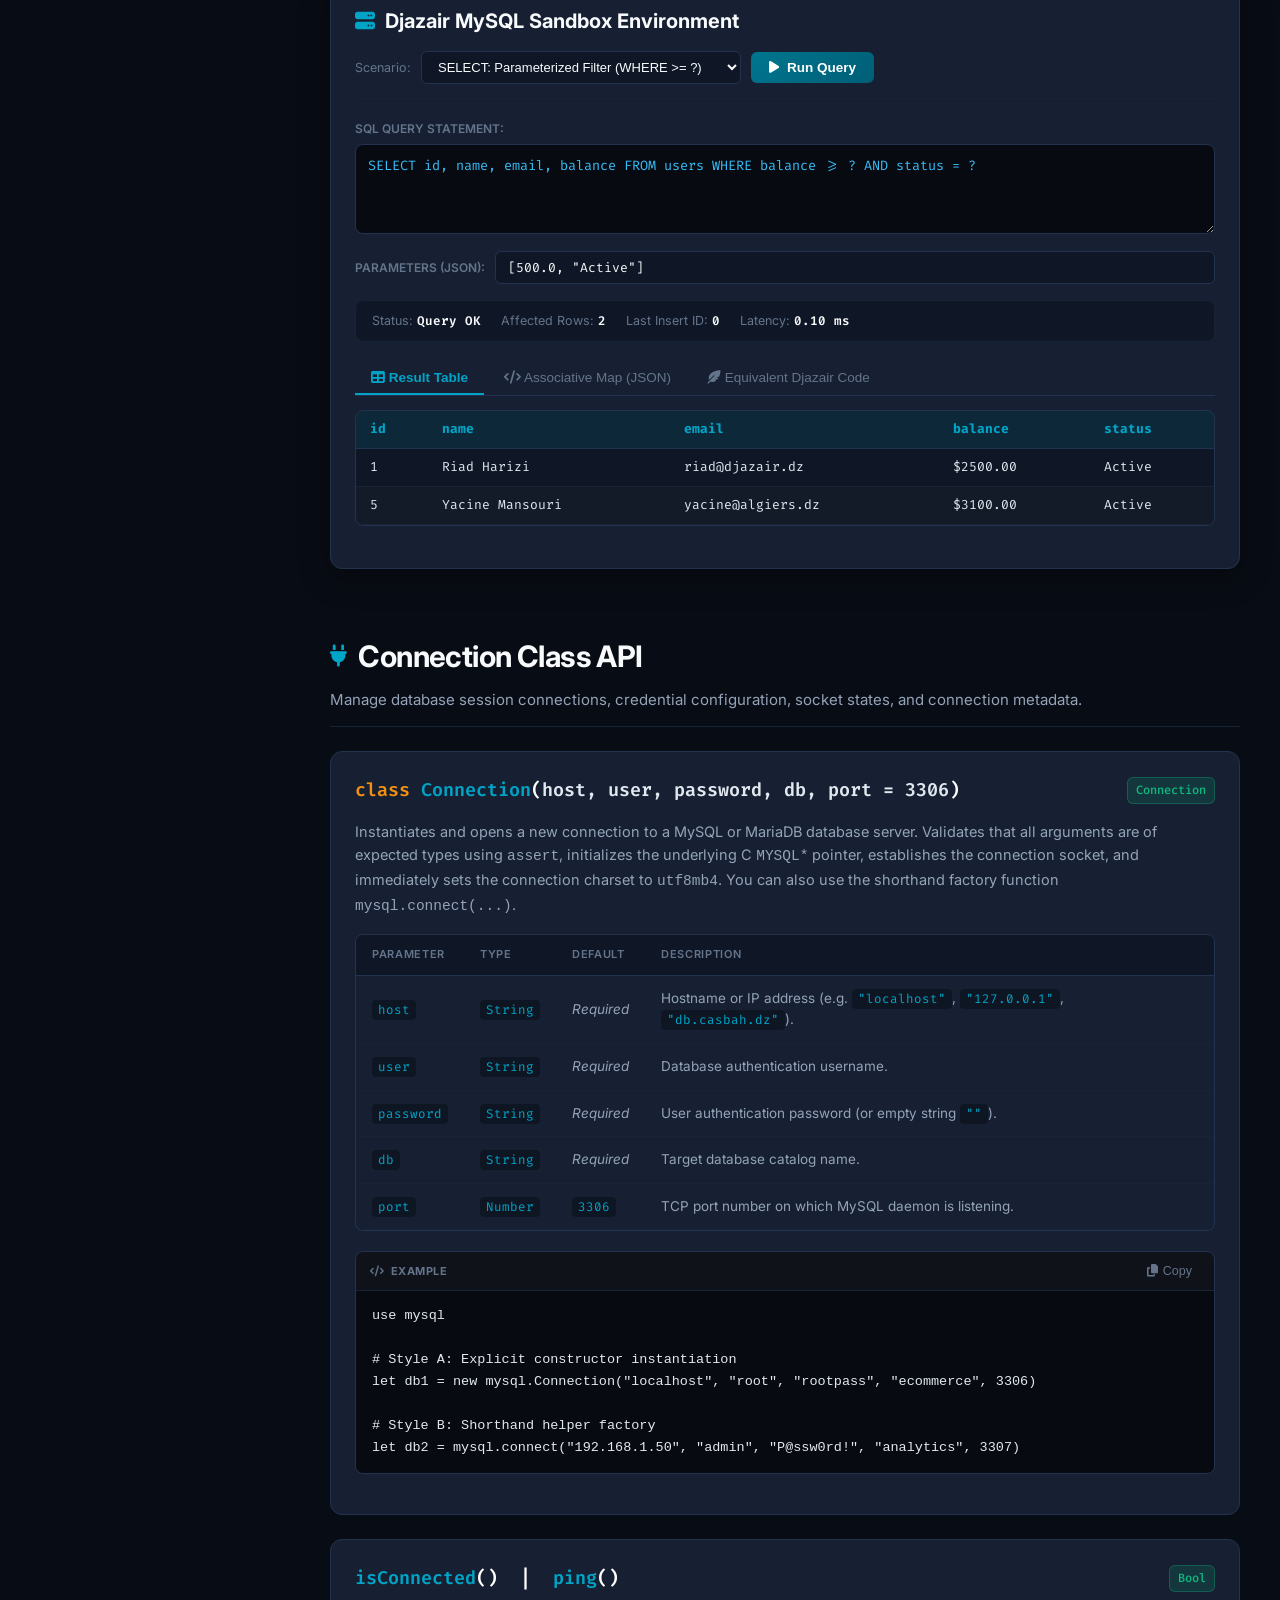
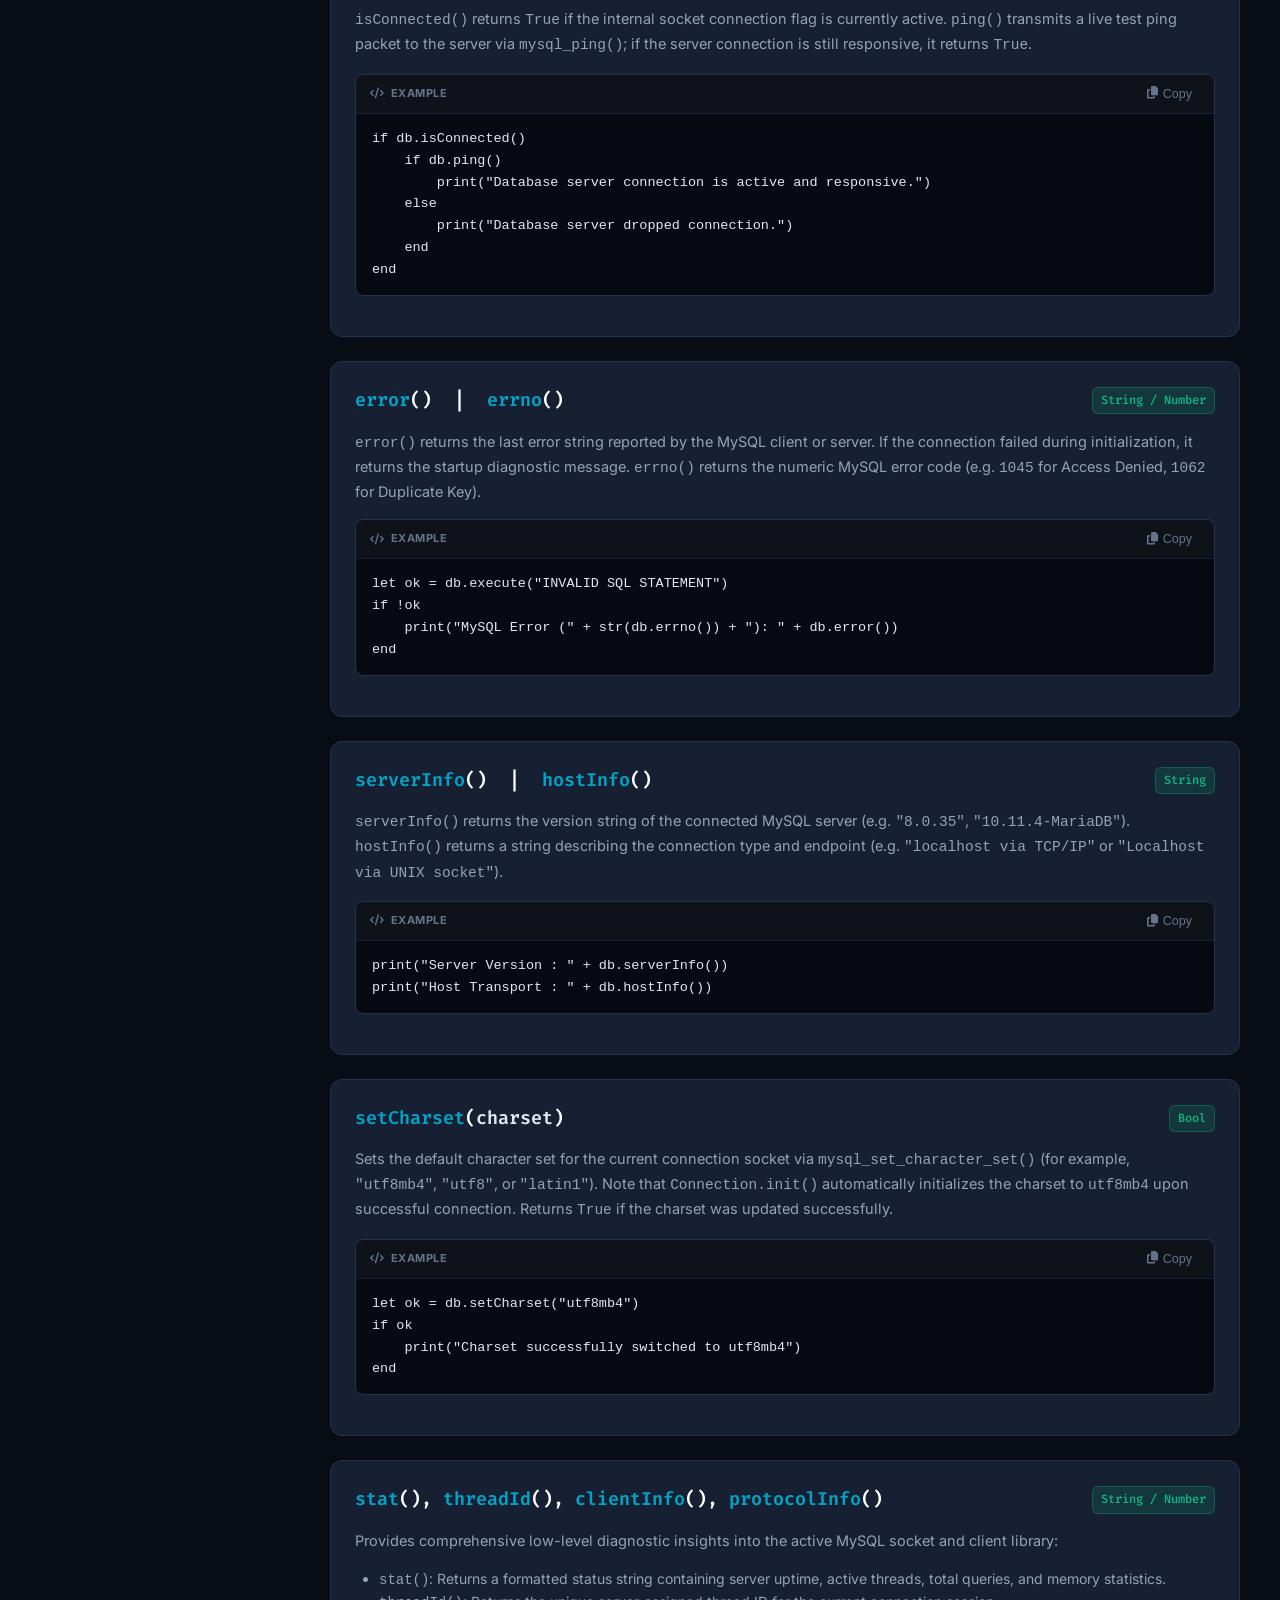
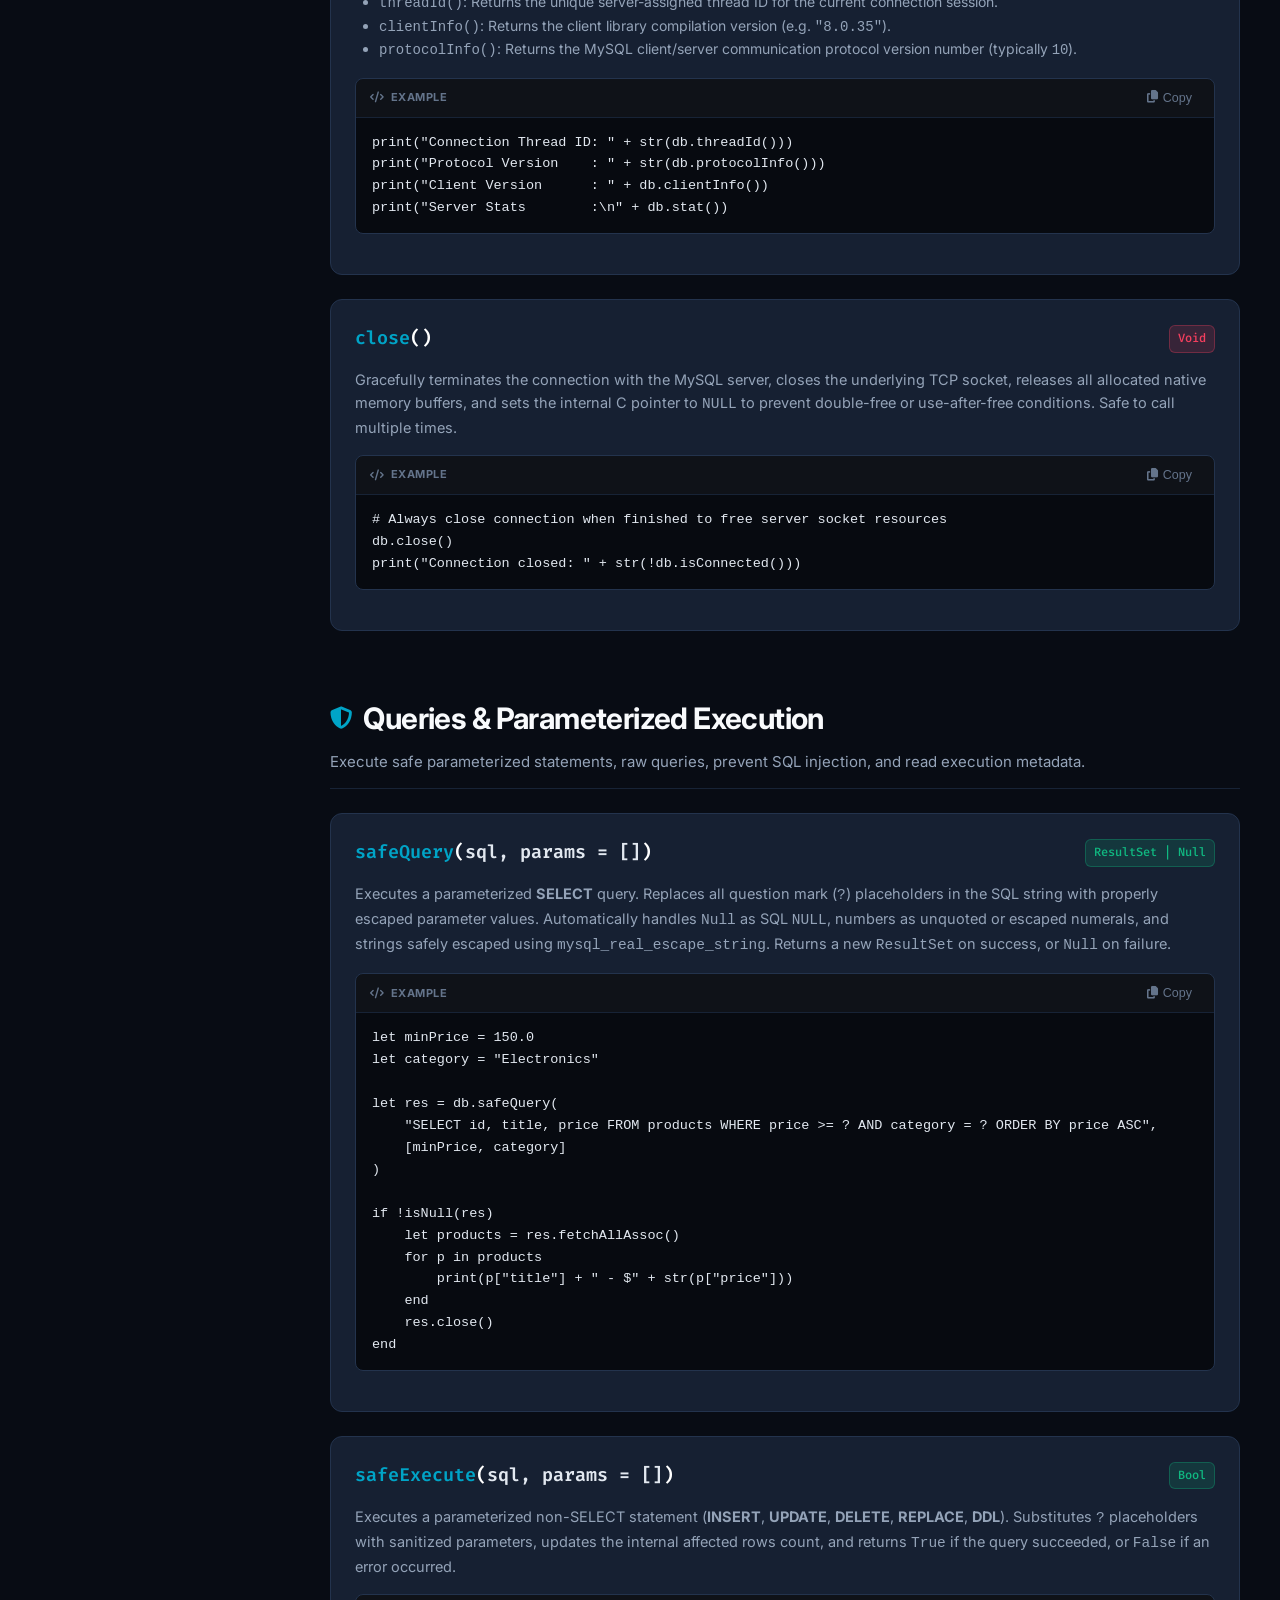
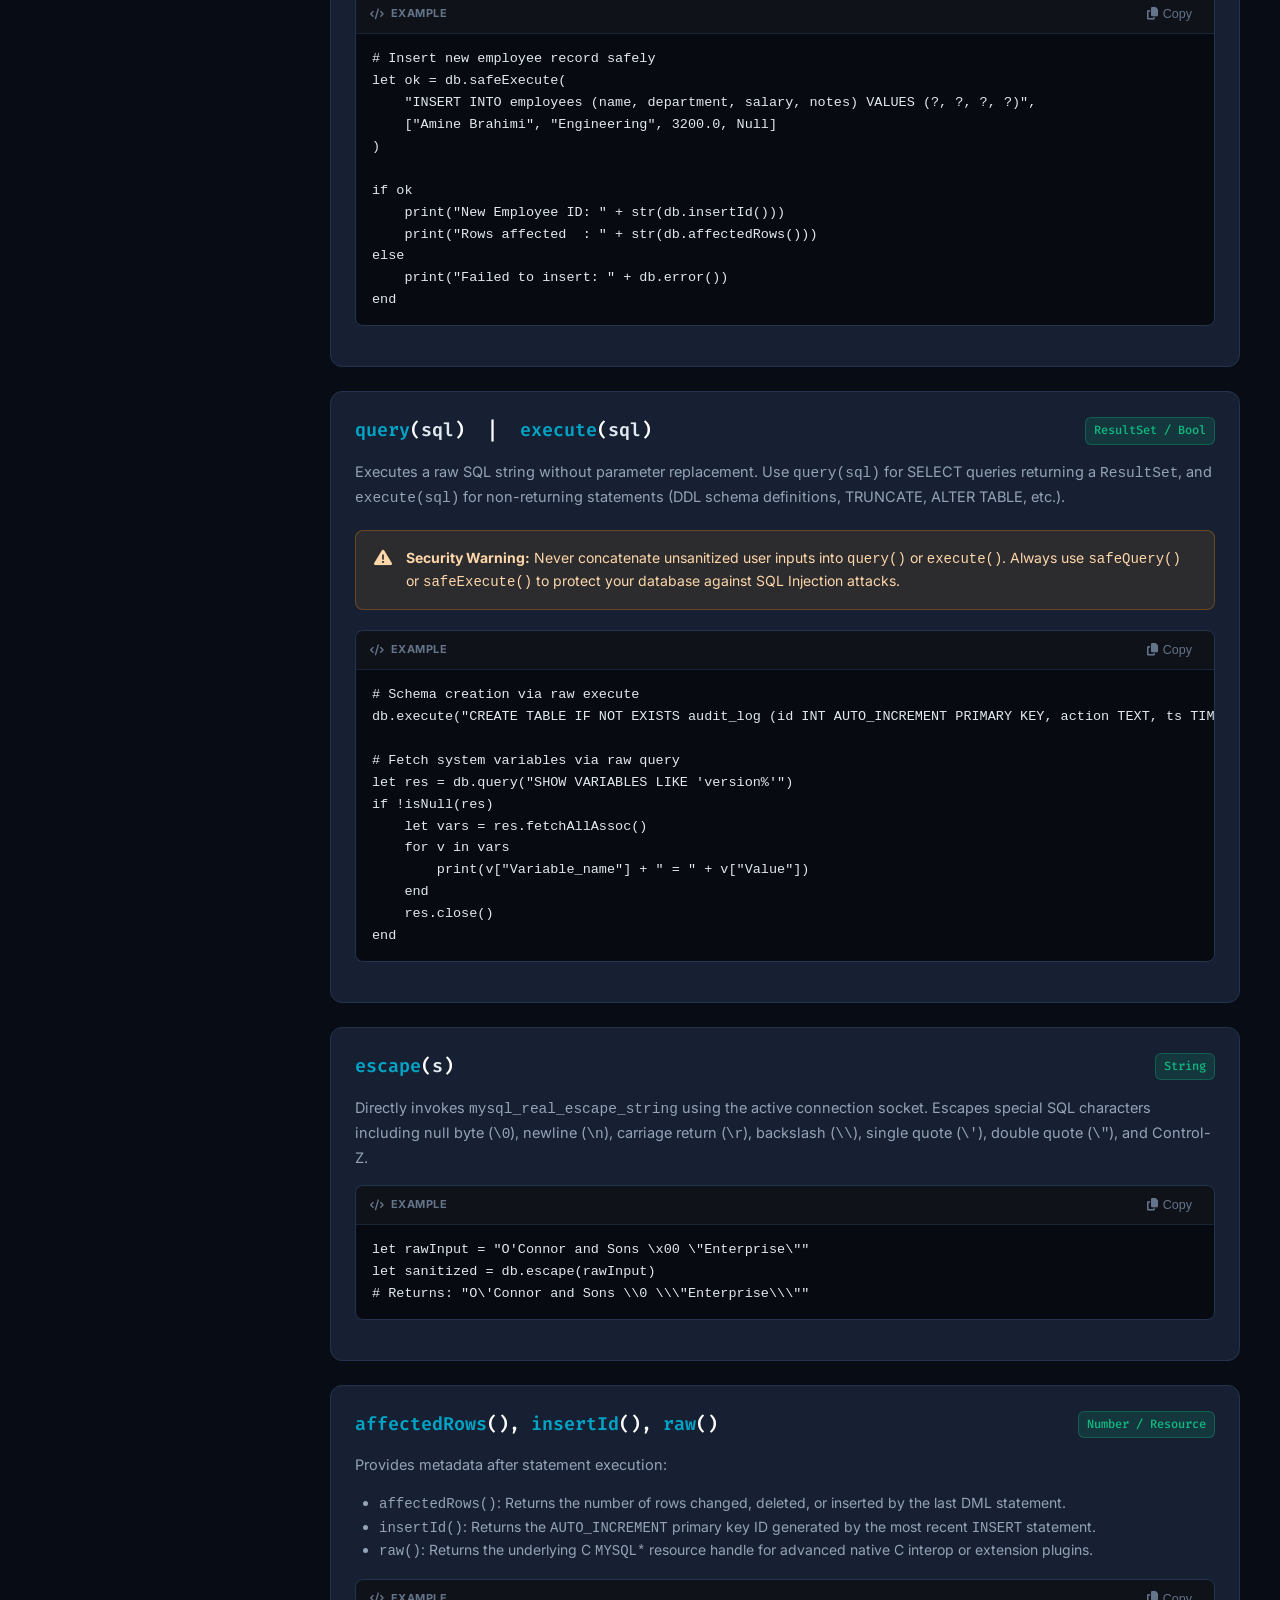
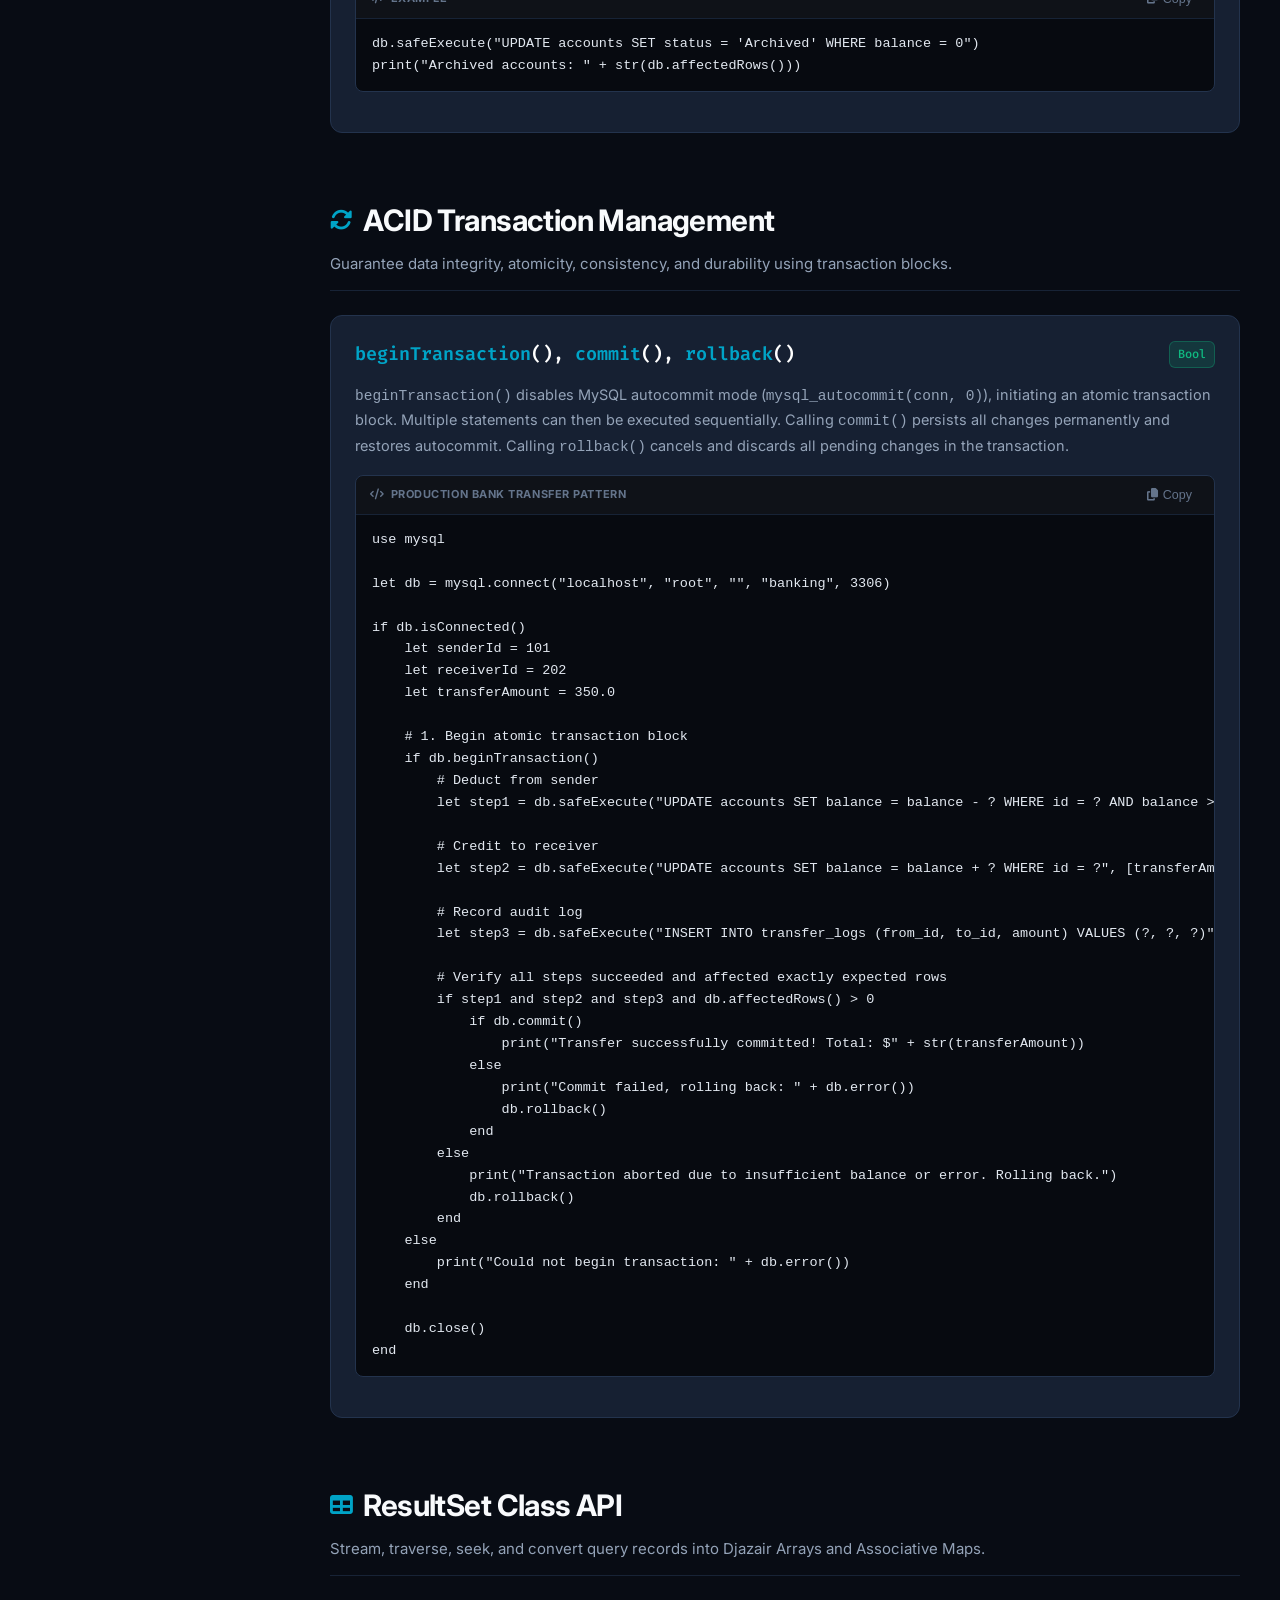
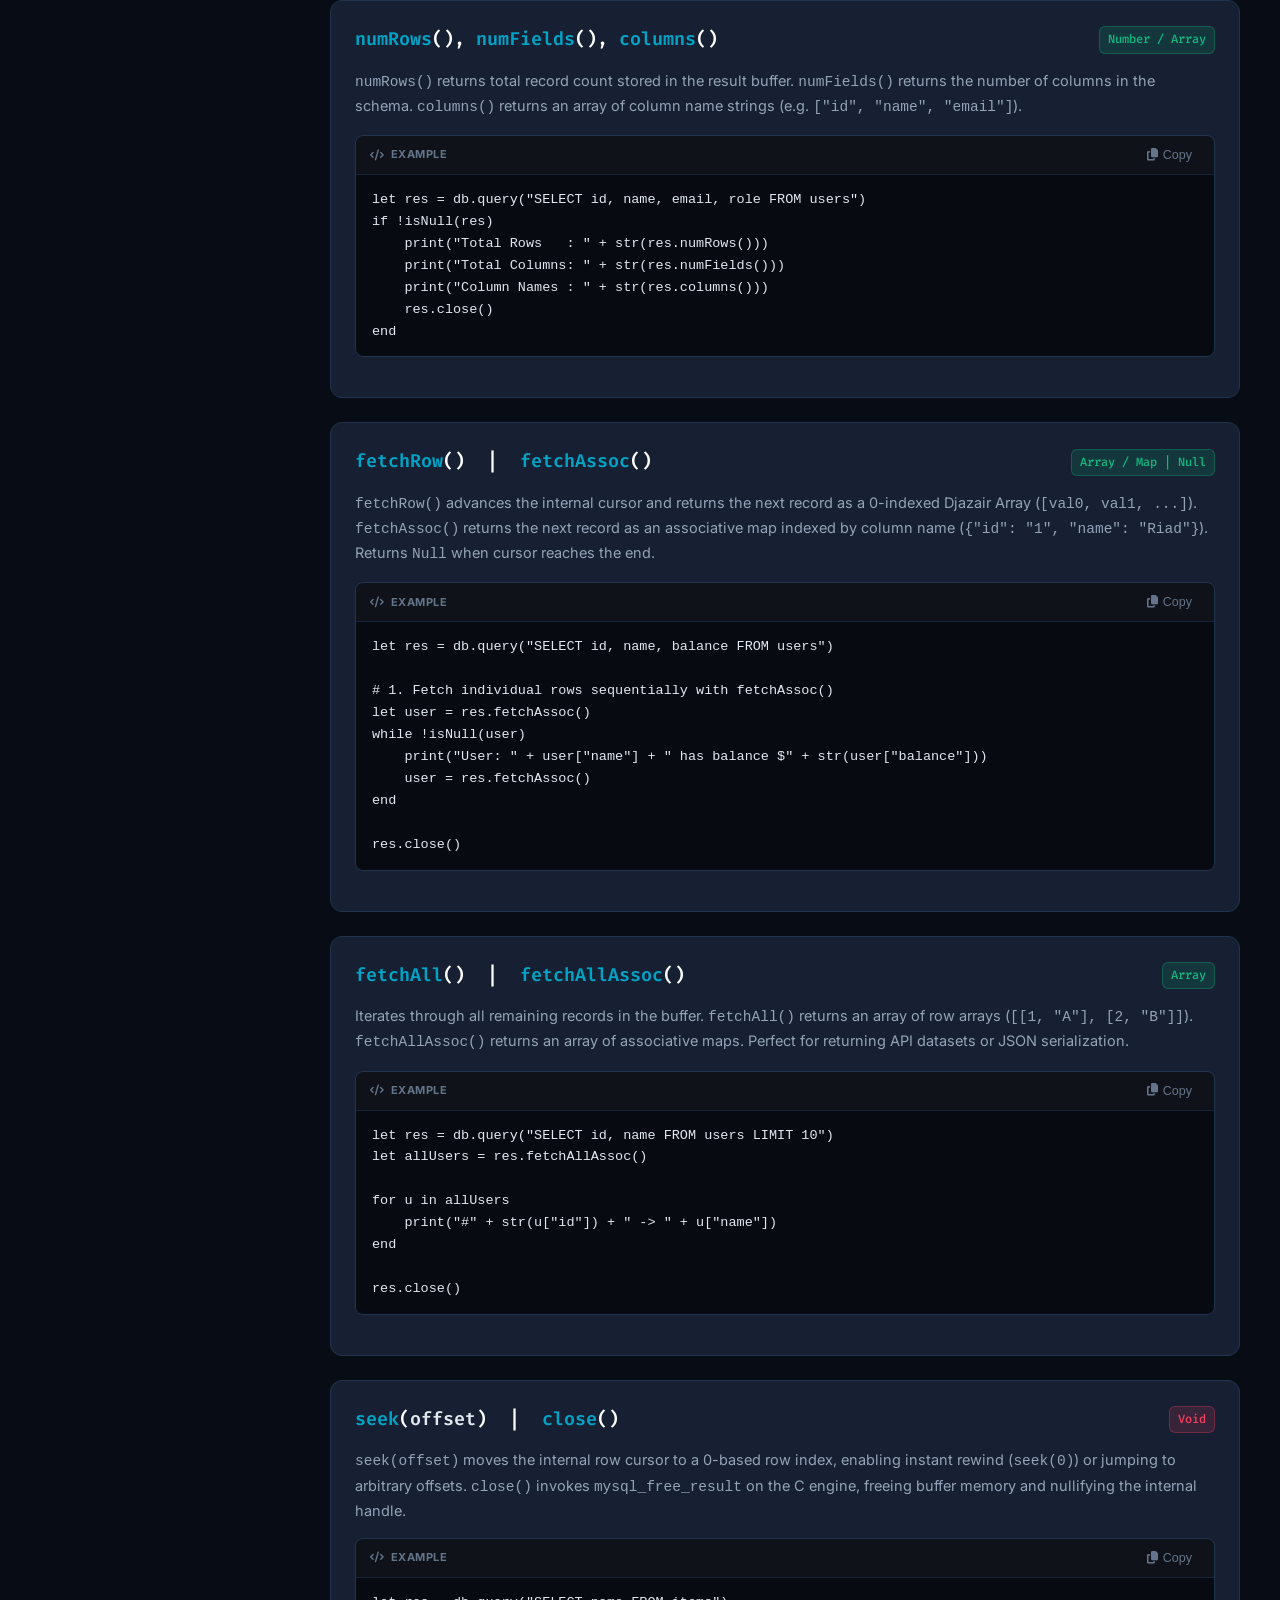
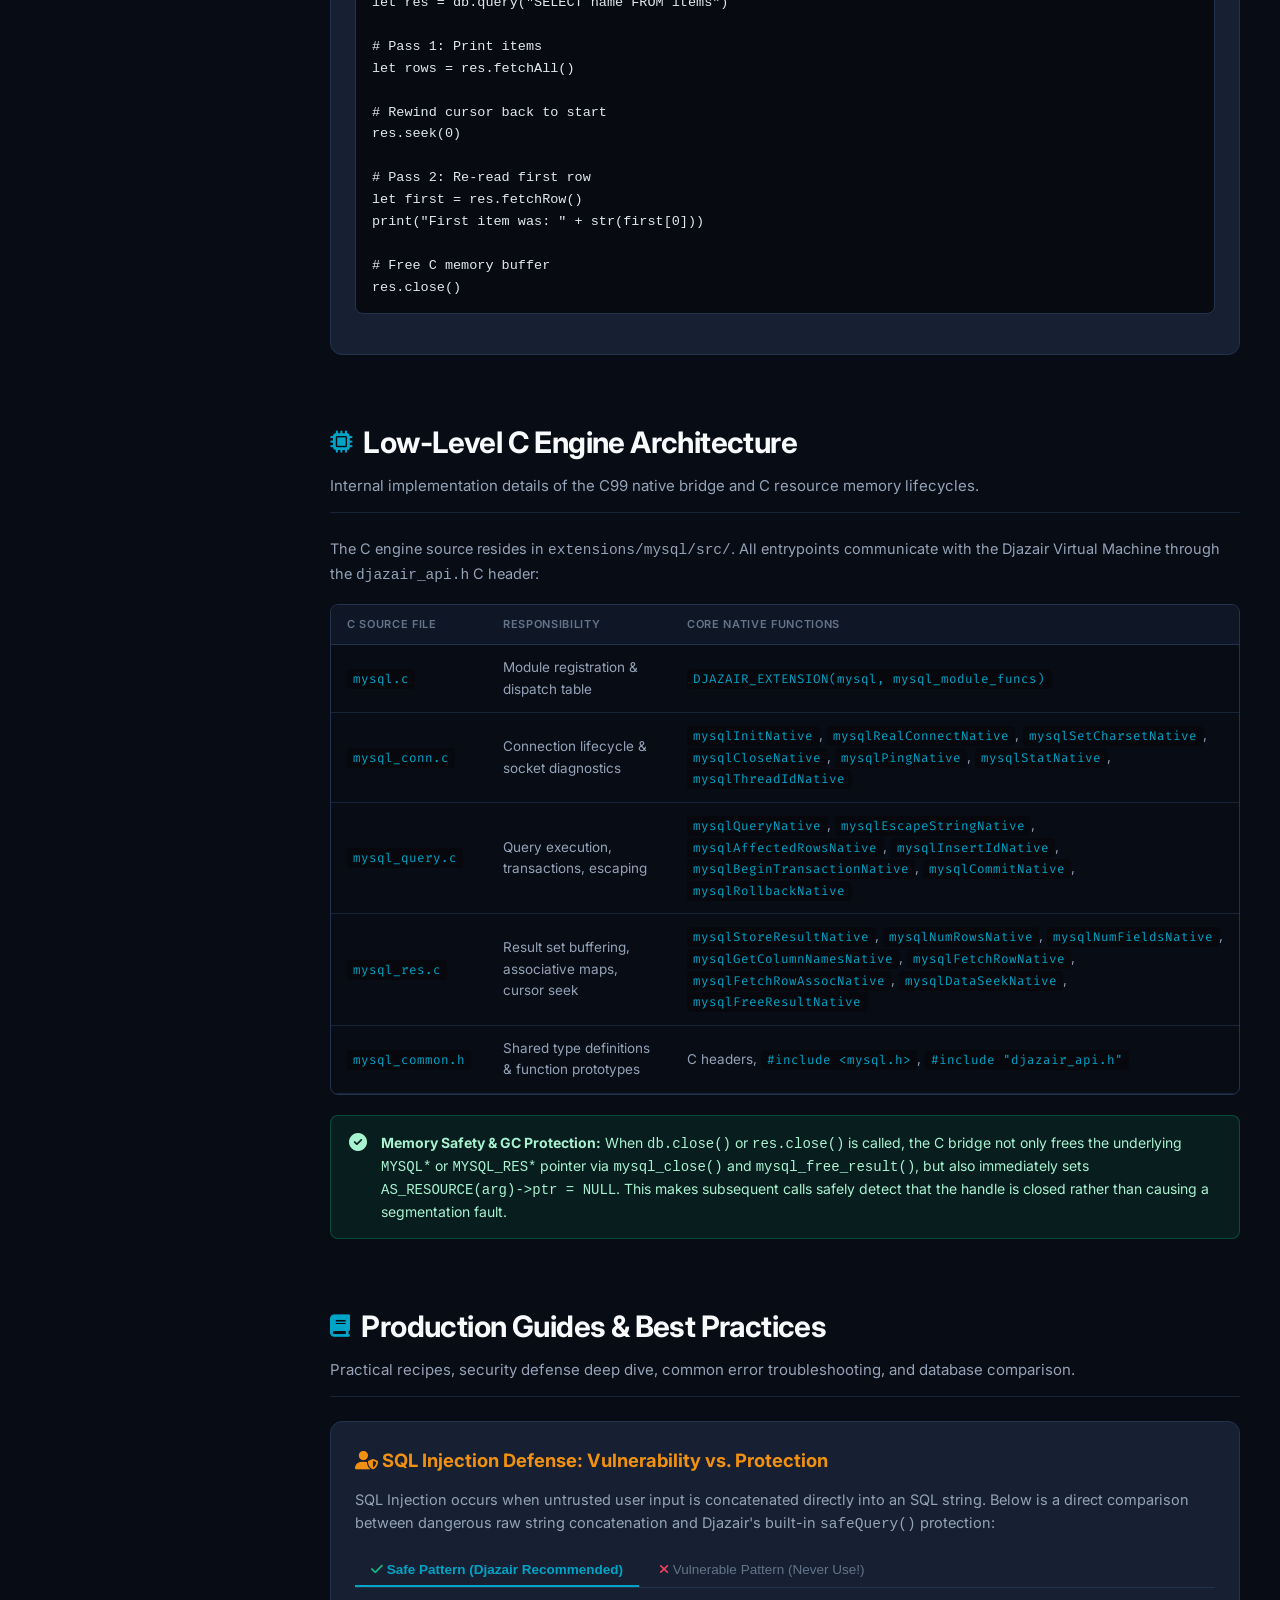
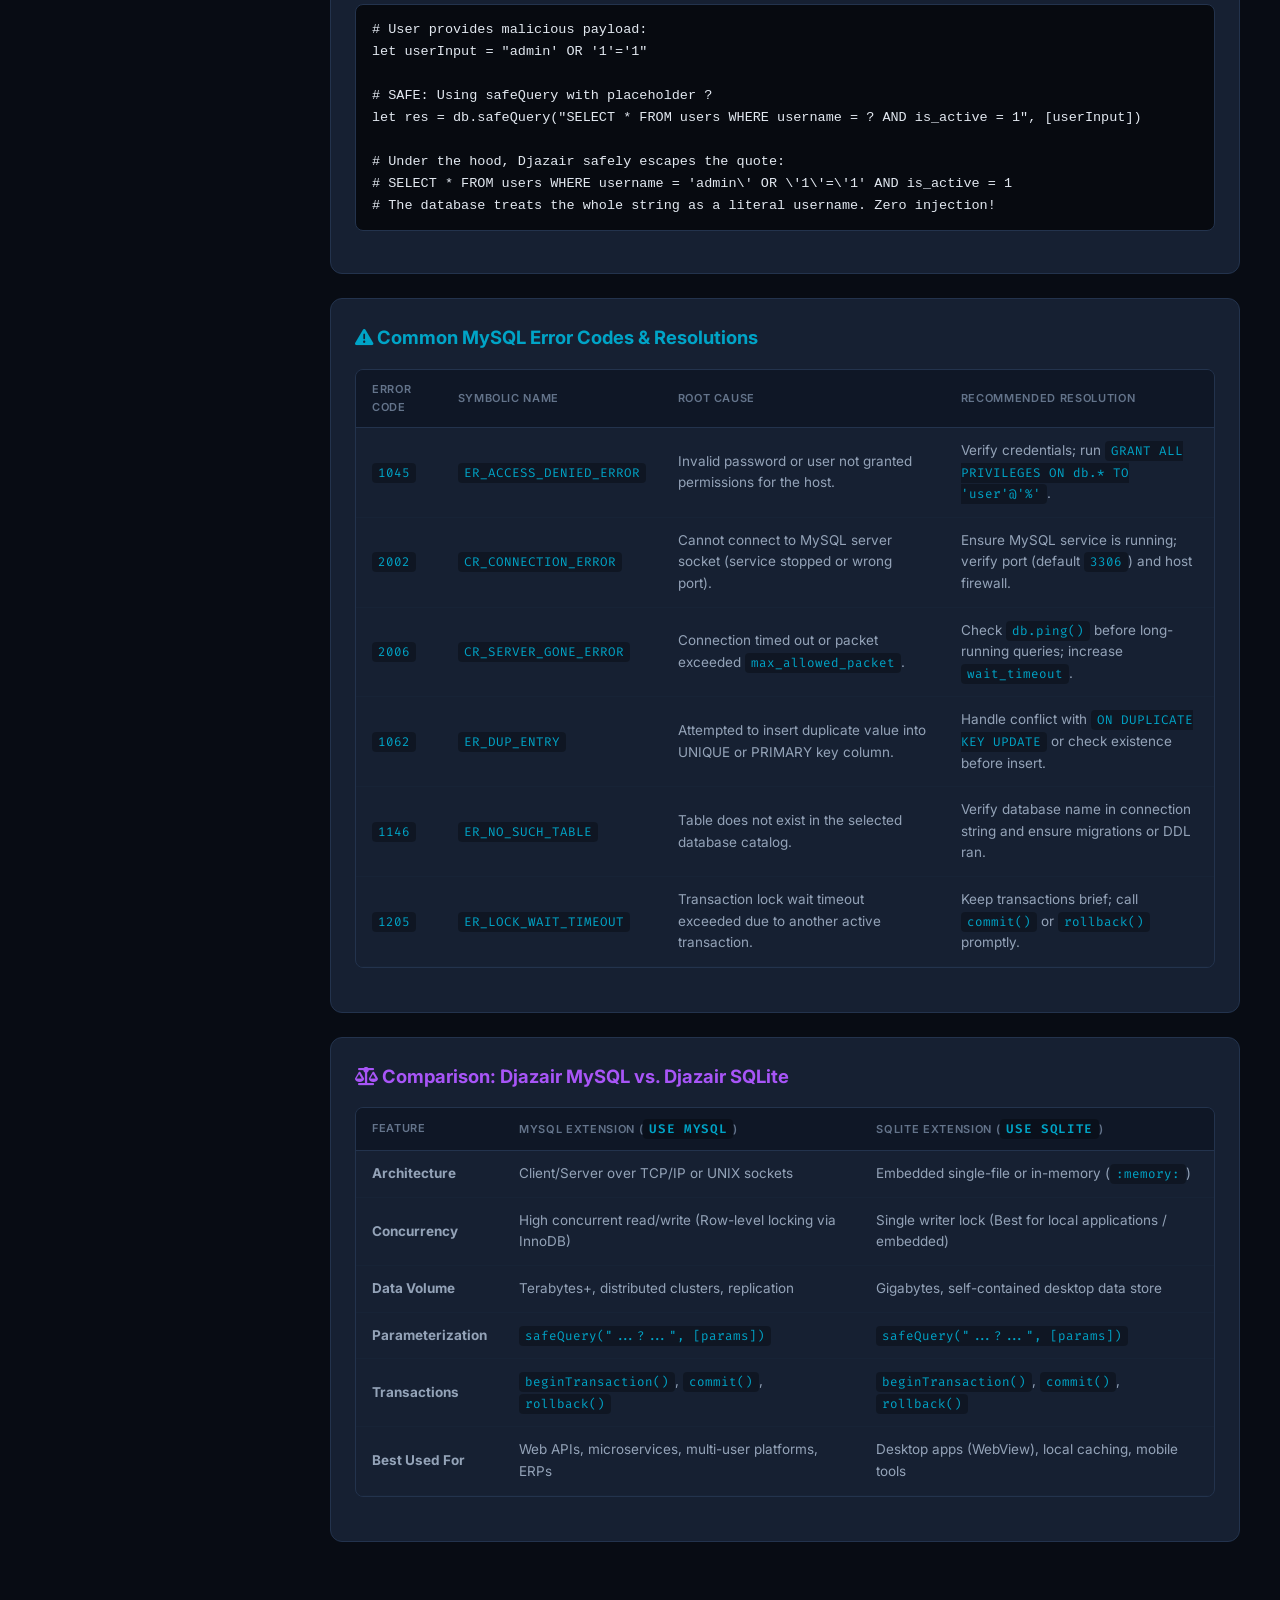
<file: mysql/docs/index.html>
<!DOCTYPE html>
<html lang="en" data-theme="dark">
<head>
  <meta charset="UTF-8" />
  <meta name="viewport" content="width=device-width, initial-scale=1.0" />
  <title>Djazair MySQL Extension | Complete Official Documentation &amp; API Reference</title>
  
  <!-- Typography & Icons -->
  <link rel="preconnect" href="https://fonts.googleapis.com" />
  <link rel="preconnect" href="https://fonts.gstatic.com" crossorigin />
  <link href="https://fonts.googleapis.com/css2?family=Inter:wght@400;500;600;700;800&family=Fira+Code:wght@400;500;600&display=swap" rel="stylesheet" />
  <link rel="stylesheet" href="https://cdnjs.cloudflare.com/ajax/libs/font-awesome/6.4.0/css/all.min.css" />
  
  <!-- Stylesheet -->
  <link rel="stylesheet" href="docs.css" />
  
  <!-- jQuery -->
  <script src="https://cdnjs.cloudflare.com/ajax/libs/jquery/3.7.1/jquery.min.js"></script>
  <!-- Documentation & Simulator Script -->
  <script src="docs.js"></script>
</head>
<body>

  <!-- Top Sticky Header -->
  <header class="top-header">
    <div class="logo-area">
      <div class="logo-icon"><i class="fas fa-database"></i></div>
      <div class="logo-text">Djazair <span>MySQL</span></div>
      <span class="badge-version">v0.1.0 Native &amp; Hybrid</span>
    </div>

    <div class="search-container">
      <i class="fas fa-search search-icon"></i>
      <input type="text" id="apiSearch" class="search-input" placeholder="Search 30+ APIs: connect, safeQuery, transaction, fetchAssoc, ping..." autocomplete="off" />
    </div>

    <div class="header-actions">
      <a href="#quickstart" class="btn-header"><i class="fas fa-bolt"></i> Quick Start</a>
      <a href="#playground" class="btn-header highlight"><i class="fas fa-terminal"></i> Playground</a>
      <a href="https://github.com/djazair-language/djazair-extensions" target="_blank" class="btn-header"><i class="fab fa-github"></i> GitHub</a>
      <button class="btn-header" id="themeToggleBtn" title="Toggle Theme"><i class="fas fa-sun"></i></button>
      <button class="btn-header" id="mobileMenuBtn" title="Toggle Menu"><i class="fas fa-bars"></i></button>
    </div>
  </header>

  <!-- Sidebar Navigation -->
  <aside class="sidebar">
    <div class="nav-group">
      <div class="nav-title"><i class="fas fa-compass"></i> Getting Started</div>
      <ul class="nav-links">
        <li><a href="#overview" class="nav-item active"><span>Overview &amp; Architecture</span></a></li>
        <li><a href="#installation" class="nav-item"><span>Installation &amp; Build</span></a></li>
        <li><a href="#quickstart" class="nav-item"><span>Quick Start Guide</span></a></li>
      </ul>
    </div>

    <div class="nav-group">
      <div class="nav-title"><i class="fas fa-flask"></i> Interactive Lab</div>
      <ul class="nav-links">
        <li><a href="#playground" class="nav-item"><span>Query Simulator &amp; Sandbox</span> <span class="nav-tag live">Live</span></a></li>
      </ul>
    </div>

    <div class="nav-group">
      <div class="nav-title"><i class="fas fa-plug"></i> Connection API</div>
      <ul class="nav-links">
        <li><a href="#conn-init" class="nav-item"><span>Connection() / connect()</span> <span class="nav-tag core">Core</span></a></li>
        <li><a href="#conn-status" class="nav-item"><span>isConnected() &amp; ping()</span></a></li>
        <li><a href="#conn-info" class="nav-item"><span>serverInfo() &amp; hostInfo()</span></a></li>
        <li><a href="#conn-charset" class="nav-item"><span>setCharset() (Encoding)</span></a></li>
        <li><a href="#conn-diagnostics" class="nav-item"><span>Diagnostics &amp; Threads</span></a></li>
        <li><a href="#conn-close" class="nav-item"><span>close() &amp; Memory</span></a></li>
      </ul>
    </div>

    <div class="nav-group">
      <div class="nav-title"><i class="fas fa-shield-alt"></i> Queries &amp; Security</div>
      <ul class="nav-links">
        <li><a href="#query-safequery" class="nav-item"><span>safeQuery() (Safe SELECT)</span> <span class="nav-tag safe">Safe</span></a></li>
        <li><a href="#query-safeexecute" class="nav-item"><span>safeExecute() (Safe DML)</span> <span class="nav-tag safe">Safe</span></a></li>
        <li><a href="#query-raw" class="nav-item"><span>query() &amp; execute() (Raw)</span></a></li>
        <li><a href="#query-escape" class="nav-item"><span>escape() (Sanitizer)</span></a></li>
        <li><a href="#query-metadata" class="nav-item"><span>affectedRows() &amp; insertId()</span></a></li>
      </ul>
    </div>

    <div class="nav-group">
      <div class="nav-title"><i class="fas fa-sync-alt"></i> ACID Transactions</div>
      <ul class="nav-links">
        <li><a href="#trans-lifecycle" class="nav-item"><span>Begin, Commit &amp; Rollback</span> <span class="nav-tag acid">ACID</span></a></li>
        <li><a href="#trans-patterns" class="nav-item"><span>Safe Transaction Patterns</span></a></li>
      </ul>
    </div>

    <div class="nav-group">
      <div class="nav-title"><i class="fas fa-table"></i> ResultSet Traversal</div>
      <ul class="nav-links">
        <li><a href="#res-inspect" class="nav-item"><span>numRows(), numFields(), cols</span></a></li>
        <li><a href="#res-fetch" class="nav-item"><span>fetchRow() &amp; fetchAssoc()</span></a></li>
        <li><a href="#res-fetchall" class="nav-item"><span>fetchAll() &amp; fetchAllAssoc()</span></a></li>
        <li><a href="#res-seek" class="nav-item"><span>seek() &amp; Cursor Control</span></a></li>
        <li><a href="#res-close" class="nav-item"><span>close() &amp; Buffer Cleanup</span></a></li>
      </ul>
    </div>

    <div class="nav-group">
      <div class="nav-title"><i class="fas fa-microchip"></i> Low-Level C Engine</div>
      <ul class="nav-links">
        <li><a href="#native-engine" class="nav-item"><span>C Architecture &amp; libmysql</span></a></li>
        <li><a href="#native-safety" class="nav-item"><span>Memory Safety &amp; GC</span></a></li>
      </ul>
    </div>

    <div class="nav-group">
      <div class="nav-title"><i class="fas fa-book-reader"></i> Guides &amp; Reference</div>
      <ul class="nav-links">
        <li><a href="#guide-crud" class="nav-item"><span>Complete CRUD Workflow</span></a></li>
        <li><a href="#guide-injection" class="nav-item"><span>SQL Injection Defense</span></a></li>
        <li><a href="#guide-errors" class="nav-item"><span>MySQL Error Codes Guide</span></a></li>
        <li><a href="#guide-matrix" class="nav-item"><span>MySQL vs SQLite Matrix</span></a></li>
      </ul>
    </div>
  </aside>

  <!-- Main Content Wrapper -->
  <main class="main-wrapper">
    <div id="contentArea" class="content-container">

      <!-- Hero Section -->
      <section class="hero-section">
        <div class="hero-badges">
          <span class="hero-badge highlight"><i class="fas fa-bolt"></i> C99 Native Speed</span>
          <span class="hero-badge orange"><i class="fas fa-database"></i> MySQL 8.x &amp; MariaDB 10.x</span>
          <span class="hero-badge"><i class="fas fa-shield-alt"></i> Zero SQL-Injection Risk</span>
          <span class="hero-badge"><i class="fas fa-font"></i> Full utf8mb4 Support</span>
        </div>

        <h1 class="hero-title">High-Performance <span>MySQL Driver</span> for Djazair</h1>
        <p class="hero-lead">
          Connect your Djazair applications directly to MySQL and MariaDB database servers. Featuring zero-copy C resource management, safe parameterized queries, full ACID transaction control, multi-format result set streaming, and automatic Unicode encoding.
        </p>

        <div class="hero-features">
          <div class="feature-pill">
            <div class="icon"><i class="fas fa-microchip"></i></div>
            <div>
              <h4>C99 Native Bindings</h4>
              <p>Directly links against <code>libmysqlclient</code> using the high-performance Djazair C API.</p>
            </div>
          </div>

          <div class="feature-pill orange">
            <div class="icon"><i class="fas fa-shield-virus"></i></div>
            <div>
              <h4>Safe Parameterization</h4>
              <p>Built-in <code>?</code> placeholder substitution with type-safe escaping and <code>NULL</code> handling.</p>
            </div>
          </div>

          <div class="feature-pill emerald">
            <div class="icon"><i class="fas fa-lock"></i></div>
            <div>
              <h4>ACID Transactions</h4>
              <p>Complete transaction isolation with autocommit controls, rollback safeguards, and crash safety.</p>
            </div>
          </div>

          <div class="feature-pill purple">
            <div class="icon"><i class="fas fa-memory"></i></div>
            <div>
              <h4>Zero Memory Leaks</h4>
              <p>Safe resource pointer management invalidating C handles upon close to prevent use-after-free bugs.</p>
            </div>
          </div>
        </div>
      </section>

      <!-- 1. Overview & Architecture -->
      <section id="overview" class="doc-section">
        <div class="section-header">
          <h2 class="section-title"><i class="fas fa-sitemap"></i> Overview &amp; Architecture</h2>
          <p class="section-desc">Understand how the Djazair MySQL hybrid extension bridges high-level Djazair scripts with the raw C MySQL client engine.</p>
        </div>

        <p class="method-desc">
          The <strong>Djazair MySQL Extension</strong> follows a hybrid two-tier architectural pattern. The upper tier consists of high-level Djazair object-oriented classes (<code>Connection</code> and <code>ResultSet</code>), while the bottom tier is a compiled C99 dynamic library (<code>mysql.dll</code> / <code>mysql.so</code>) compiled against the standard <code>libmysqlclient</code> or MariaDB Connector/C.
        </p>

        <div class="arch-grid">
          <div class="arch-card">
            <h3><i class="fas fa-code"></i> High-Level Djazair Layer</h3>
            <p>
              Provides clean, modern syntax with runtime assertions (<code>assert.string</code>, <code>assert.array</code>), automatic <code>utf8mb4</code> character set configuration, safe parameterized query construction, and associative map conversion.
            </p>
          </div>

          <div class="arch-card">
            <h3><i class="fas fa-network-wired"></i> C Native Bridge</h3>
            <p>
              Provides direct C socket communication through <code>mysql_real_connect</code>, <code>mysql_real_query</code>, and <code>mysql_store_result</code>. Resources are encapsulated in Djazair VM native resource objects (<code>MYSQLConn</code> and <code>MYSQLRes</code>).
            </p>
          </div>

          <div class="arch-card">
            <h3><i class="fas fa-shield-alt"></i> Security Layer</h3>
            <p>
              All parameterized inputs passed to <code>safeQuery()</code> or <code>safeExecute()</code> are processed through <code>mysql_real_escape_string</code> using the active connection's character set, completely neutralizing SQL injection vectors.
            </p>
          </div>
        </div>

        <div class="alert-box info">
          <i class="fas fa-info-circle"></i>
          <div>
            <strong>Automatic UTF-8 Multibyte Encoding (utf8mb4):</strong> Immediately upon successful connection, the driver automatically executes <code>mysql_set_character_set(conn, "utf8mb4")</code>. This ensures 100% full support for international languages, Arabic characters, and modern 4-byte emojis without any character corruption or truncation.
          </div>
        </div>
      </section>

      <!-- 2. Installation & Build -->
      <section id="installation" class="doc-section">
        <div class="section-header">
          <h2 class="section-title"><i class="fas fa-tools"></i> Installation &amp; Compiling</h2>
          <p class="section-desc">How to compile and deploy the MySQL extension from source on Windows and Linux.</p>
        </div>

        <p class="method-desc">
          The extension can be built effortlessly using the provided build scripts. It automatically locates MySQL or MariaDB include headers and client libraries on your machine.
        </p>

        <div class="tab-container">
          <div class="tab-nav">
            <button class="tab-btn active" data-tab="win-build"><i class="fab fa-windows"></i> Windows (MinGW / MSYS2)</button>
            <button class="tab-btn" data-tab="linux-build"><i class="fab fa-linux"></i> Linux / macOS</button>
            <button class="tab-btn" data-tab="dpm-config"><i class="fas fa-box"></i> dpm.json Package</button>
          </div>

          <div class="tab-pane active" data-pane="win-build">
            <div class="code-wrapper">
              <div class="code-header">
                <span class="code-lang"><i class="fas fa-terminal"></i> Command Prompt / PowerShell</span>
                <button class="btn-copy"><i class="fas fa-copy"></i> Copy</button>
              </div>
              <div class="code-body">
                <pre><code>:: Navigate to the mysql extension directory
cd extensions\mysql

:: Run the build batch script pointing to your Djazair core installation:
.\build.bat "..\..\djazair-language"

:: Optional: Explicitly specify MySQL include directory if not auto-detected:
.\build.bat "..\..\djazair-language" "C:\Program Files\MySQL\MySQL Server 8.0\include"</code></pre>
              </div>
            </div>
          </div>

          <div class="tab-pane" data-pane="linux-build">
            <div class="code-wrapper">
              <div class="code-header">
                <span class="code-lang"><i class="fas fa-terminal"></i> Bash Terminal</span>
                <button class="btn-copy"><i class="fas fa-copy"></i> Copy</button>
              </div>
              <div class="code-body">
                <pre><code># Ensure development packages are installed (Ubuntu/Debian)
sudo apt-get install default-libmysqlclient-dev build-essential

# Build the shared object (.so)
cd extensions/mysql
chmod +x build.sh
./build.sh "../../djazair-language"</code></pre>
              </div>
            </div>
          </div>

          <div class="tab-pane" data-pane="dpm-config">
            <div class="code-wrapper">
              <div class="code-header">
                <span class="code-lang"><i class="fas fa-file-code"></i> dpm.json</span>
                <button class="btn-copy"><i class="fas fa-copy"></i> Copy</button>
              </div>
              <div class="code-body">
                <pre><code>{
  "name": "mysql",
  "version": "0.1.0",
  "source": "github:djazair-language/djazair-extensions/mysql",
  "description": "MySQL database connectivity extension for Djazair",
  "developer": {
    "name": "Harizi Riyadh",
    "email": "hariziriyadh@gmail.com"
  },
  "type": "hybrid"
}</code></pre>
              </div>
            </div>
          </div>
        </div>
      </section>

      <!-- 3. Quick Start Guide -->
      <section id="quickstart" class="doc-section">
        <div class="section-header">
          <h2 class="section-title"><i class="fas fa-bolt"></i> Quick Start Guide</h2>
          <p class="section-desc">Connect to a MySQL instance, create a table, insert records safely, and read data in under 20 lines of Djazair code.</p>
        </div>

        <div class="code-wrapper">
          <div class="code-header">
            <span class="code-lang"><i class="fas fa-feather-alt"></i> quickstart.dz</span>
            <button class="btn-copy"><i class="fas fa-copy"></i> Copy</button>
          </div>
          <div class="code-body">
            <pre><code>use mysql

# 1. Establish connection to local or remote MySQL/MariaDB server
let db = mysql.connect("localhost", "root", "secret123", "testdb", 3306)

if db.isConnected()
    print("Successfully connected to MySQL: " + db.serverInfo())

    # 2. Execute DDL statement
    db.execute("CREATE TABLE IF NOT EXISTS users (id INT AUTO_INCREMENT PRIMARY KEY, name VARCHAR(100), balance DECIMAL(10,2))")

    # 3. Insert record using safe parameterization (Anti-SQL Injection)
    let ok = db.safeExecute("INSERT INTO users (name, balance) VALUES (?, ?)", ["Riad Harizi", 1500.50])
    if ok
        print("Inserted user ID: " + str(db.insertId()))
        print("Affected rows: " + str(db.affectedRows()))
    end

    # 4. Query records and fetch as associative maps
    let res = db.safeQuery("SELECT * FROM users WHERE balance >= ?", [1000.0])
    if !isNull(res)
        let rows = res.fetchAllAssoc()
        for user in rows
            print("User: " + user["name"] + " | Balance: $" + str(user["balance"]))
        end
        res.close() # Free result memory buffer
    end

    # 5. Gracefully close connection socket
    db.close()
else
    print("Database connection error: " + db.error())
    print("Error code: " + str(db.errno()))
end</code></pre>
          </div>
        </div>
      </section>

      <!-- 4. Interactive Simulator / Playground -->
      <section id="playground" class="doc-section">
        <div class="section-header">
          <h2 class="section-title"><i class="fas fa-terminal"></i> Interactive Query Simulator &amp; Sandbox</h2>
          <p class="section-desc">Experience real-time query execution, parameter safety, transaction cycles, and table visualization right in the browser.</p>
        </div>

        <div class="playground-box">
          <div class="playground-header">
            <div class="playground-title">
              <i class="fas fa-server" style="color:var(--accent-mysql-light);"></i>
              <span>Djazair MySQL Sandbox Environment</span>
            </div>

            <div class="playground-controls">
              <label style="font-size:12.5px; color:var(--text-muted);">Scenario:</label>
              <select id="simScenario" class="sim-select">
                <option value="select_filter">SELECT: Parameterized Filter (WHERE >= ?)</option>
                <option value="safe_insert">INSERT: Parameterized Insert (safeExecute)</option>
                <option value="safe_update">UPDATE: Balance Increment (safeExecute)</option>
                <option value="injection_defense">SECURITY: SQL Injection Attack Neutralization</option>
                <option value="transaction_flow">TRANSACTION: ACID Staging &amp; Commit</option>
                <option value="server_diagnostics">DIAGNOSTICS: Ping, Version &amp; Threads</option>
              </select>

              <button id="simRunBtn" class="sim-btn-run">
                <i class="fas fa-play"></i> Run Query
              </button>
            </div>
          </div>

          <div class="sim-input-area">
            <label style="font-size:12px; font-weight:600; color:var(--text-muted); text-transform:uppercase; margin-bottom:6px; display:block;">
              SQL Query Statement:
            </label>
            <textarea id="simSql" class="sim-sql-editor" spellcheck="false"></textarea>

            <div class="sim-params-row">
              <span style="font-size:12px; font-weight:600; color:var(--text-muted); text-transform:uppercase; min-width:130px;">
                Parameters (JSON):
              </span>
              <input type="text" id="simParams" class="sim-params-input" spellcheck="false" placeholder='[100, "Active"]' />
            </div>
          </div>

          <!-- Execution Metrics Bar -->
          <div class="sim-stat-bar">
            <div class="sim-stat-item">Status: <span id="statStatus">Query OK</span></div>
            <div class="sim-stat-item">Affected Rows: <span id="statAffected">0</span></div>
            <div class="sim-stat-item">Last Insert ID: <span id="statInsertId">0</span></div>
            <div class="sim-stat-item">Latency: <span id="statDuration">0.00 ms</span></div>
          </div>

          <!-- Tabbed Output Results -->
          <div class="tab-container" style="margin-top:20px;">
            <div class="tab-nav">
              <button class="tab-btn active" data-tab="out-table"><i class="fas fa-table"></i> Result Table</button>
              <button class="tab-btn" data-tab="out-json"><i class="fas fa-code"></i> Associative Map (JSON)</button>
              <button class="tab-btn" data-tab="out-dz"><i class="fas fa-feather-alt"></i> Equivalent Djazair Code</button>
            </div>

            <div class="tab-pane active" data-pane="out-table">
              <div id="simResultTableWrap" class="sim-result-table-wrap">
                <!-- Dynamically populated via jQuery -->
              </div>
            </div>

            <div class="tab-pane" data-pane="out-json">
              <div class="code-wrapper" style="margin:0;">
                <div class="code-body">
                  <pre><code id="simJsonOutput">[]</code></pre>
                </div>
              </div>
            </div>

            <div class="tab-pane" data-pane="out-dz">
              <div class="code-wrapper" style="margin:0;">
                <div class="code-body">
                  <pre><code id="simDzCode"># Djazair code equivalent</code></pre>
                </div>
              </div>
            </div>
          </div>
        </div>
      </section>

      <!-- 5. Connection API -->
      <section id="conn-init" class="doc-section">
        <div class="section-header">
          <h2 class="section-title"><i class="fas fa-plug"></i> Connection Class API</h2>
          <p class="section-desc">Manage database session connections, credential configuration, socket states, and connection metadata.</p>
        </div>

        <!-- Connection constructor / connect -->
        <div class="method-card">
          <div class="method-header">
            <div class="method-name-wrap">
              <div class="method-signature">
                <span class="prefix">class</span> <span class="func">Connection</span>(<span class="param">host, user, password, db, port = 3306</span>)
              </div>
            </div>
            <span class="return-badge">Connection</span>
          </div>
          <p class="method-desc">
            Instantiates and opens a new connection to a MySQL or MariaDB database server. Validates that all arguments are of expected types using <code>assert</code>, initializes the underlying C <code>MYSQL*</code> pointer, establishes the connection socket, and immediately sets the connection charset to <code>utf8mb4</code>. You can also use the shorthand factory function <code>mysql.connect(...)</code>.
          </p>

          <div class="api-table-wrapper">
            <table class="api-table">
              <thead>
                <tr>
                  <th>Parameter</th>
                  <th>Type</th>
                  <th>Default</th>
                  <th>Description</th>
                </tr>
              </thead>
              <tbody>
                <tr>
                  <td><code>host</code></td>
                  <td><code>String</code></td>
                  <td><em>Required</em></td>
                  <td>Hostname or IP address (e.g. <code>"localhost"</code>, <code>"127.0.0.1"</code>, <code>"db.casbah.dz"</code>).</td>
                </tr>
                <tr>
                  <td><code>user</code></td>
                  <td><code>String</code></td>
                  <td><em>Required</em></td>
                  <td>Database authentication username.</td>
                </tr>
                <tr>
                  <td><code>password</code></td>
                  <td><code>String</code></td>
                  <td><em>Required</em></td>
                  <td>User authentication password (or empty string <code>""</code>).</td>
                </tr>
                <tr>
                  <td><code>db</code></td>
                  <td><code>String</code></td>
                  <td><em>Required</em></td>
                  <td>Target database catalog name.</td>
                </tr>
                <tr>
                  <td><code>port</code></td>
                  <td><code>Number</code></td>
                  <td><code>3306</code></td>
                  <td>TCP port number on which MySQL daemon is listening.</td>
                </tr>
              </tbody>
            </table>
          </div>

          <div class="code-wrapper">
            <div class="code-header">
              <span class="code-lang"><i class="fas fa-code"></i> Example</span>
              <button class="btn-copy"><i class="fas fa-copy"></i> Copy</button>
            </div>
            <div class="code-body">
              <pre><code>use mysql

# Style A: Explicit constructor instantiation
let db1 = new mysql.Connection("localhost", "root", "rootpass", "ecommerce", 3306)

# Style B: Shorthand helper factory
let db2 = mysql.connect("192.168.1.50", "admin", "P@ssw0rd!", "analytics", 3307)</code></pre>
            </div>
          </div>
        </div>

        <!-- isConnected & ping -->
        <div id="conn-status" class="method-card">
          <div class="method-header">
            <div class="method-name-wrap">
              <div class="method-signature">
                <span class="func">isConnected</span>() &nbsp;|&nbsp; <span class="func">ping</span>()
              </div>
            </div>
            <span class="return-badge">Bool</span>
          </div>
          <p class="method-desc">
            <code>isConnected()</code> returns <code>True</code> if the internal socket connection flag is currently active. <code>ping()</code> transmits a live test ping packet to the server via <code>mysql_ping()</code>; if the server connection is still responsive, it returns <code>True</code>.
          </p>

          <div class="code-wrapper">
            <div class="code-header">
              <span class="code-lang"><i class="fas fa-code"></i> Example</span>
              <button class="btn-copy"><i class="fas fa-copy"></i> Copy</button>
            </div>
            <div class="code-body">
              <pre><code>if db.isConnected()
    if db.ping()
        print("Database server connection is active and responsive.")
    else
        print("Database server dropped connection.")
    end
end</code></pre>
            </div>
          </div>
        </div>

        <!-- error & errno -->
        <div class="method-card">
          <div class="method-header">
            <div class="method-name-wrap">
              <div class="method-signature">
                <span class="func">error</span>() &nbsp;|&nbsp; <span class="func">errno</span>()
              </div>
            </div>
            <span class="return-badge">String / Number</span>
          </div>
          <p class="method-desc">
            <code>error()</code> returns the last error string reported by the MySQL client or server. If the connection failed during initialization, it returns the startup diagnostic message. <code>errno()</code> returns the numeric MySQL error code (e.g. <code>1045</code> for Access Denied, <code>1062</code> for Duplicate Key).
          </p>

          <div class="code-wrapper">
            <div class="code-header">
              <span class="code-lang"><i class="fas fa-code"></i> Example</span>
              <button class="btn-copy"><i class="fas fa-copy"></i> Copy</button>
            </div>
            <div class="code-body">
              <pre><code>let ok = db.execute("INVALID SQL STATEMENT")
if !ok
    print("MySQL Error (" + str(db.errno()) + "): " + db.error())
end</code></pre>
            </div>
          </div>
        </div>

        <!-- serverInfo, hostInfo, stat, threadId, clientInfo, protocolInfo -->
        <div id="conn-info" class="method-card">
          <div class="method-header">
            <div class="method-name-wrap">
              <div class="method-signature">
                <span class="func">serverInfo</span>() &nbsp;|&nbsp; <span class="func">hostInfo</span>()
              </div>
            </div>
            <span class="return-badge">String</span>
          </div>
          <p class="method-desc">
            <code>serverInfo()</code> returns the version string of the connected MySQL server (e.g. <code>"8.0.35"</code>, <code>"10.11.4-MariaDB"</code>). <code>hostInfo()</code> returns a string describing the connection type and endpoint (e.g. <code>"localhost via TCP/IP"</code> or <code>"Localhost via UNIX socket"</code>).
          </p>

          <div class="code-wrapper">
            <div class="code-header">
              <span class="code-lang"><i class="fas fa-code"></i> Example</span>
              <button class="btn-copy"><i class="fas fa-copy"></i> Copy</button>
            </div>
            <div class="code-body">
              <pre><code>print("Server Version : " + db.serverInfo())
print("Host Transport : " + db.hostInfo())</code></pre>
            </div>
          </div>
        </div>

        <!-- setCharset -->
        <div id="conn-charset" class="method-card">
          <div class="method-header">
            <div class="method-name-wrap">
              <div class="method-signature">
                <span class="func">setCharset</span>(<span class="param">charset</span>)
              </div>
            </div>
            <span class="return-badge">Bool</span>
          </div>
          <p class="method-desc">
            Sets the default character set for the current connection socket via <code>mysql_set_character_set()</code> (for example, <code>"utf8mb4"</code>, <code>"utf8"</code>, or <code>"latin1"</code>). Note that <code>Connection.init()</code> automatically initializes the charset to <code>utf8mb4</code> upon successful connection. Returns <code>True</code> if the charset was updated successfully.
          </p>

          <div class="code-wrapper">
            <div class="code-header">
              <span class="code-lang"><i class="fas fa-code"></i> Example</span>
              <button class="btn-copy"><i class="fas fa-copy"></i> Copy</button>
            </div>
            <div class="code-body">
              <pre><code>let ok = db.setCharset("utf8mb4")
if ok
    print("Charset successfully switched to utf8mb4")
end</code></pre>
            </div>
          </div>
        </div>

        <!-- Diagnostics & Threads -->
        <div id="conn-diagnostics" class="method-card">
          <div class="method-header">
            <div class="method-name-wrap">
              <div class="method-signature">
                <span class="func">stat</span>(), <span class="func">threadId</span>(), <span class="func">clientInfo</span>(), <span class="func">protocolInfo</span>()
              </div>
            </div>
            <span class="return-badge">String / Number</span>
          </div>
          <p class="method-desc">
            Provides comprehensive low-level diagnostic insights into the active MySQL socket and client library:
          </p>
          <ul style="margin-left: 24px; color: var(--text-secondary); margin-bottom: 14px; font-size: 14px;">
            <li><code>stat()</code>: Returns a formatted status string containing server uptime, active threads, total queries, and memory statistics.</li>
            <li><code>threadId()</code>: Returns the unique server-assigned thread ID for the current connection session.</li>
            <li><code>clientInfo()</code>: Returns the client library compilation version (e.g. <code>"8.0.35"</code>).</li>
            <li><code>protocolInfo()</code>: Returns the MySQL client/server communication protocol version number (typically <code>10</code>).</li>
          </ul>

          <div class="code-wrapper">
            <div class="code-header">
              <span class="code-lang"><i class="fas fa-code"></i> Example</span>
              <button class="btn-copy"><i class="fas fa-copy"></i> Copy</button>
            </div>
            <div class="code-body">
              <pre><code>print("Connection Thread ID: " + str(db.threadId()))
print("Protocol Version    : " + str(db.protocolInfo()))
print("Client Version      : " + db.clientInfo())
print("Server Stats        :\n" + db.stat())</code></pre>
            </div>
          </div>
        </div>

        <!-- close -->
        <div id="conn-close" class="method-card">
          <div class="method-header">
            <div class="method-name-wrap">
              <div class="method-signature">
                <span class="func">close</span>()
              </div>
            </div>
            <span class="return-badge null">Void</span>
          </div>
          <p class="method-desc">
            Gracefully terminates the connection with the MySQL server, closes the underlying TCP socket, releases all allocated native memory buffers, and sets the internal C pointer to <code>NULL</code> to prevent double-free or use-after-free conditions. Safe to call multiple times.
          </p>

          <div class="code-wrapper">
            <div class="code-header">
              <span class="code-lang"><i class="fas fa-code"></i> Example</span>
              <button class="btn-copy"><i class="fas fa-copy"></i> Copy</button>
            </div>
            <div class="code-body">
              <pre><code># Always close connection when finished to free server socket resources
db.close()
print("Connection closed: " + str(!db.isConnected()))</code></pre>
            </div>
          </div>
        </div>
      </section>

      <!-- 6. Queries & Security -->
      <section id="query-safequery" class="doc-section">
        <div class="section-header">
          <h2 class="section-title"><i class="fas fa-shield-alt"></i> Queries &amp; Parameterized Execution</h2>
          <p class="section-desc">Execute safe parameterized statements, raw queries, prevent SQL injection, and read execution metadata.</p>
        </div>

        <!-- safeQuery -->
        <div class="method-card">
          <div class="method-header">
            <div class="method-name-wrap">
              <div class="method-signature">
                <span class="func">safeQuery</span>(<span class="param">sql, params = []</span>)
              </div>
            </div>
            <span class="return-badge">ResultSet | Null</span>
          </div>
          <p class="method-desc">
            Executes a parameterized <strong>SELECT</strong> query. Replaces all question mark (<code>?</code>) placeholders in the SQL string with properly escaped parameter values. Automatically handles <code>Null</code> as SQL <code>NULL</code>, numbers as unquoted or escaped numerals, and strings safely escaped using <code>mysql_real_escape_string</code>. Returns a new <code>ResultSet</code> on success, or <code>Null</code> on failure.
          </p>

          <div class="code-wrapper">
            <div class="code-header">
              <span class="code-lang"><i class="fas fa-code"></i> Example</span>
              <button class="btn-copy"><i class="fas fa-copy"></i> Copy</button>
            </div>
            <div class="code-body">
              <pre><code>let minPrice = 150.0
let category = "Electronics"

let res = db.safeQuery(
    "SELECT id, title, price FROM products WHERE price >= ? AND category = ? ORDER BY price ASC",
    [minPrice, category]
)

if !isNull(res)
    let products = res.fetchAllAssoc()
    for p in products
        print(p["title"] + " - $" + str(p["price"]))
    end
    res.close()
end</code></pre>
            </div>
          </div>
        </div>

        <!-- safeExecute -->
        <div id="query-safeexecute" class="method-card">
          <div class="method-header">
            <div class="method-name-wrap">
              <div class="method-signature">
                <span class="func">safeExecute</span>(<span class="param">sql, params = []</span>)
              </div>
            </div>
            <span class="return-badge">Bool</span>
          </div>
          <p class="method-desc">
            Executes a parameterized non-SELECT statement (<strong>INSERT</strong>, <strong>UPDATE</strong>, <strong>DELETE</strong>, <strong>REPLACE</strong>, <strong>DDL</strong>). Substitutes <code>?</code> placeholders with sanitized parameters, updates the internal affected rows count, and returns <code>True</code> if the query succeeded, or <code>False</code> if an error occurred.
          </p>

          <div class="code-wrapper">
            <div class="code-header">
              <span class="code-lang"><i class="fas fa-code"></i> Example</span>
              <button class="btn-copy"><i class="fas fa-copy"></i> Copy</button>
            </div>
            <div class="code-body">
              <pre><code># Insert new employee record safely
let ok = db.safeExecute(
    "INSERT INTO employees (name, department, salary, notes) VALUES (?, ?, ?, ?)",
    ["Amine Brahimi", "Engineering", 3200.0, Null]
)

if ok
    print("New Employee ID: " + str(db.insertId()))
    print("Rows affected  : " + str(db.affectedRows()))
else
    print("Failed to insert: " + db.error())
end</code></pre>
            </div>
          </div>
        </div>

        <!-- Raw query & execute -->
        <div id="query-raw" class="method-card">
          <div class="method-header">
            <div class="method-name-wrap">
              <div class="method-signature">
                <span class="func">query</span>(<span class="param">sql</span>) &nbsp;|&nbsp; <span class="func">execute</span>(<span class="param">sql</span>)
              </div>
            </div>
            <span class="return-badge">ResultSet / Bool</span>
          </div>
          <p class="method-desc">
            Executes a raw SQL string without parameter replacement. Use <code>query(sql)</code> for SELECT queries returning a <code>ResultSet</code>, and <code>execute(sql)</code> for non-returning statements (DDL schema definitions, TRUNCATE, ALTER TABLE, etc.).
          </p>

          <div class="alert-box warn">
            <i class="fas fa-exclamation-triangle"></i>
            <div>
              <strong>Security Warning:</strong> Never concatenate unsanitized user inputs into <code>query()</code> or <code>execute()</code>. Always use <code>safeQuery()</code> or <code>safeExecute()</code> to protect your database against SQL Injection attacks.
            </div>
          </div>

          <div class="code-wrapper">
            <div class="code-header">
              <span class="code-lang"><i class="fas fa-code"></i> Example</span>
              <button class="btn-copy"><i class="fas fa-copy"></i> Copy</button>
            </div>
            <div class="code-body">
              <pre><code># Schema creation via raw execute
db.execute("CREATE TABLE IF NOT EXISTS audit_log (id INT AUTO_INCREMENT PRIMARY KEY, action TEXT, ts TIMESTAMP DEFAULT CURRENT_TIMESTAMP)")

# Fetch system variables via raw query
let res = db.query("SHOW VARIABLES LIKE 'version%'")
if !isNull(res)
    let vars = res.fetchAllAssoc()
    for v in vars
        print(v["Variable_name"] + " = " + v["Value"])
    end
    res.close()
end</code></pre>
            </div>
          </div>
        </div>

        <!-- escape -->
        <div id="query-escape" class="method-card">
          <div class="method-header">
            <div class="method-name-wrap">
              <div class="method-signature">
                <span class="func">escape</span>(<span class="param">s</span>)
              </div>
            </div>
            <span class="return-badge">String</span>
          </div>
          <p class="method-desc">
            Directly invokes <code>mysql_real_escape_string</code> using the active connection socket. Escapes special SQL characters including null byte (<code>\0</code>), newline (<code>\n</code>), carriage return (<code>\r</code>), backslash (<code>\\</code>), single quote (<code>\'</code>), double quote (<code>\"</code>), and Control-Z.
          </p>

          <div class="code-wrapper">
            <div class="code-header">
              <span class="code-lang"><i class="fas fa-code"></i> Example</span>
              <button class="btn-copy"><i class="fas fa-copy"></i> Copy</button>
            </div>
            <div class="code-body">
              <pre><code>let rawInput = "O'Connor and Sons \x00 \"Enterprise\""
let sanitized = db.escape(rawInput)
# Returns: "O\'Connor and Sons \\0 \\\"Enterprise\\\""</code></pre>
            </div>
          </div>
        </div>

        <!-- affectedRows & insertId & raw -->
        <div id="query-metadata" class="method-card">
          <div class="method-header">
            <div class="method-name-wrap">
              <div class="method-signature">
                <span class="func">affectedRows</span>(), <span class="func">insertId</span>(), <span class="func">raw</span>()
              </div>
            </div>
            <span class="return-badge">Number / Resource</span>
          </div>
          <p class="method-desc">
            Provides metadata after statement execution:
          </p>
          <ul style="margin-left: 24px; color: var(--text-secondary); margin-bottom: 14px; font-size: 14px;">
            <li><code>affectedRows()</code>: Returns the number of rows changed, deleted, or inserted by the last DML statement.</li>
            <li><code>insertId()</code>: Returns the <code>AUTO_INCREMENT</code> primary key ID generated by the most recent <code>INSERT</code> statement.</li>
            <li><code>raw()</code>: Returns the underlying C <code>MYSQL*</code> resource handle for advanced native C interop or extension plugins.</li>
          </ul>

          <div class="code-wrapper">
            <div class="code-header">
              <span class="code-lang"><i class="fas fa-code"></i> Example</span>
              <button class="btn-copy"><i class="fas fa-copy"></i> Copy</button>
            </div>
            <div class="code-body">
              <pre><code>db.safeExecute("UPDATE accounts SET status = 'Archived' WHERE balance = 0")
print("Archived accounts: " + str(db.affectedRows()))</code></pre>
            </div>
          </div>
        </div>
      </section>

      <!-- 7. ACID Transactions -->
      <section id="trans-lifecycle" class="doc-section">
        <div class="section-header">
          <h2 class="section-title"><i class="fas fa-sync-alt"></i> ACID Transaction Management</h2>
          <p class="section-desc">Guarantee data integrity, atomicity, consistency, and durability using transaction blocks.</p>
        </div>

        <div class="method-card">
          <div class="method-header">
            <div class="method-name-wrap">
              <div class="method-signature">
                <span class="func">beginTransaction</span>(), <span class="func">commit</span>(), <span class="func">rollback</span>()
              </div>
            </div>
            <span class="return-badge">Bool</span>
          </div>
          <p class="method-desc">
            <code>beginTransaction()</code> disables MySQL autocommit mode (<code>mysql_autocommit(conn, 0)</code>), initiating an atomic transaction block. Multiple statements can then be executed sequentially. Calling <code>commit()</code> persists all changes permanently and restores autocommit. Calling <code>rollback()</code> cancels and discards all pending changes in the transaction.
          </p>

          <div id="trans-patterns" class="code-wrapper">
            <div class="code-header">
              <span class="code-lang"><i class="fas fa-code"></i> Production Bank Transfer Pattern</span>
              <button class="btn-copy"><i class="fas fa-copy"></i> Copy</button>
            </div>
            <div class="code-body">
              <pre><code>use mysql

let db = mysql.connect("localhost", "root", "", "banking", 3306)

if db.isConnected()
    let senderId = 101
    let receiverId = 202
    let transferAmount = 350.0

    # 1. Begin atomic transaction block
    if db.beginTransaction()
        # Deduct from sender
        let step1 = db.safeExecute("UPDATE accounts SET balance = balance - ? WHERE id = ? AND balance >= ?", [transferAmount, senderId, transferAmount])
        
        # Credit to receiver
        let step2 = db.safeExecute("UPDATE accounts SET balance = balance + ? WHERE id = ?", [transferAmount, receiverId])

        # Record audit log
        let step3 = db.safeExecute("INSERT INTO transfer_logs (from_id, to_id, amount) VALUES (?, ?, ?)", [senderId, receiverId, transferAmount])

        # Verify all steps succeeded and affected exactly expected rows
        if step1 and step2 and step3 and db.affectedRows() > 0
            if db.commit()
                print("Transfer successfully committed! Total: $" + str(transferAmount))
            else
                print("Commit failed, rolling back: " + db.error())
                db.rollback()
            end
        else
            print("Transaction aborted due to insufficient balance or error. Rolling back.")
            db.rollback()
        end
    else
        print("Could not begin transaction: " + db.error())
    end

    db.close()
end</code></pre>
            </div>
          </div>
        </div>
      </section>

      <!-- 8. ResultSet Traversal -->
      <section id="res-inspect" class="doc-section">
        <div class="section-header">
          <h2 class="section-title"><i class="fas fa-table"></i> ResultSet Class API</h2>
          <p class="section-desc">Stream, traverse, seek, and convert query records into Djazair Arrays and Associative Maps.</p>
        </div>

        <!-- Dimensions and Column Names -->
        <div class="method-card">
          <div class="method-header">
            <div class="method-name-wrap">
              <div class="method-signature">
                <span class="func">numRows</span>(), <span class="func">numFields</span>(), <span class="func">columns</span>()
              </div>
            </div>
            <span class="return-badge">Number / Array</span>
          </div>
          <p class="method-desc">
            <code>numRows()</code> returns total record count stored in the result buffer. <code>numFields()</code> returns the number of columns in the schema. <code>columns()</code> returns an array of column name strings (e.g. <code>["id", "name", "email"]</code>).
          </p>

          <div class="code-wrapper">
            <div class="code-header">
              <span class="code-lang"><i class="fas fa-code"></i> Example</span>
              <button class="btn-copy"><i class="fas fa-copy"></i> Copy</button>
            </div>
            <div class="code-body">
              <pre><code>let res = db.query("SELECT id, name, email, role FROM users")
if !isNull(res)
    print("Total Rows   : " + str(res.numRows()))
    print("Total Columns: " + str(res.numFields()))
    print("Column Names : " + str(res.columns()))
    res.close()
end</code></pre>
            </div>
          </div>
        </div>

        <!-- fetchRow vs fetchAssoc -->
        <div id="res-fetch" class="method-card">
          <div class="method-header">
            <div class="method-name-wrap">
              <div class="method-signature">
                <span class="func">fetchRow</span>() &nbsp;|&nbsp; <span class="func">fetchAssoc</span>()
              </div>
            </div>
            <span class="return-badge">Array / Map | Null</span>
          </div>
          <p class="method-desc">
            <code>fetchRow()</code> advances the internal cursor and returns the next record as a 0-indexed Djazair Array (<code>[val0, val1, ...]</code>). <code>fetchAssoc()</code> returns the next record as an associative map indexed by column name (<code>{"id": "1", "name": "Riad"}</code>). Returns <code>Null</code> when cursor reaches the end.
          </p>

          <div class="code-wrapper">
            <div class="code-header">
              <span class="code-lang"><i class="fas fa-code"></i> Example</span>
              <button class="btn-copy"><i class="fas fa-copy"></i> Copy</button>
            </div>
            <div class="code-body">
              <pre><code>let res = db.query("SELECT id, name, balance FROM users")

# 1. Fetch individual rows sequentially with fetchAssoc()
let user = res.fetchAssoc()
while !isNull(user)
    print("User: " + user["name"] + " has balance $" + str(user["balance"]))
    user = res.fetchAssoc()
end

res.close()</code></pre>
            </div>
          </div>
        </div>

        <!-- fetchAll vs fetchAllAssoc -->
        <div id="res-fetchall" class="method-card">
          <div class="method-header">
            <div class="method-name-wrap">
              <div class="method-signature">
                <span class="func">fetchAll</span>() &nbsp;|&nbsp; <span class="func">fetchAllAssoc</span>()
              </div>
            </div>
            <span class="return-badge">Array</span>
          </div>
          <p class="method-desc">
            Iterates through all remaining records in the buffer. <code>fetchAll()</code> returns an array of row arrays (<code>[[1, "A"], [2, "B"]]</code>). <code>fetchAllAssoc()</code> returns an array of associative maps. Perfect for returning API datasets or JSON serialization.
          </p>

          <div class="code-wrapper">
            <div class="code-header">
              <span class="code-lang"><i class="fas fa-code"></i> Example</span>
              <button class="btn-copy"><i class="fas fa-copy"></i> Copy</button>
            </div>
            <div class="code-body">
              <pre><code>let res = db.query("SELECT id, name FROM users LIMIT 10")
let allUsers = res.fetchAllAssoc()

for u in allUsers
    print("#" + str(u["id"]) + " -> " + u["name"])
end

res.close()</code></pre>
            </div>
          </div>
        </div>

        <!-- seek & close -->
        <div id="res-seek" class="method-card">
          <div class="method-header">
            <div class="method-name-wrap">
              <div class="method-signature">
                <span class="func">seek</span>(<span class="param">offset</span>) &nbsp;|&nbsp; <span id="res-close" class="func">close</span>()
              </div>
            </div>
            <span class="return-badge null">Void</span>
          </div>
          <p class="method-desc">
            <code>seek(offset)</code> moves the internal row cursor to a 0-based row index, enabling instant rewind (<code>seek(0)</code>) or jumping to arbitrary offsets. <code>close()</code> invokes <code>mysql_free_result</code> on the C engine, freeing buffer memory and nullifying the internal handle.
          </p>

          <div class="code-wrapper">
            <div class="code-header">
              <span class="code-lang"><i class="fas fa-code"></i> Example</span>
              <button class="btn-copy"><i class="fas fa-copy"></i> Copy</button>
            </div>
            <div class="code-body">
              <pre><code>let res = db.query("SELECT name FROM items")

# Pass 1: Print items
let rows = res.fetchAll()

# Rewind cursor back to start
res.seek(0)

# Pass 2: Re-read first row
let first = res.fetchRow()
print("First item was: " + str(first[0]))

# Free C memory buffer
res.close()</code></pre>
            </div>
          </div>
        </div>
      </section>

      <!-- 9. Low-Level Native C Engine -->
      <section id="native-engine" class="doc-section">
        <div class="section-header">
          <h2 class="section-title"><i class="fas fa-microchip"></i> Low-Level C Engine Architecture</h2>
          <p class="section-desc">Internal implementation details of the C99 native bridge and C resource memory lifecycles.</p>
        </div>

        <p class="method-desc">
          The C engine source resides in <code>extensions/mysql/src/</code>. All entrypoints communicate with the Djazair Virtual Machine through the <code>djazair_api.h</code> C header:
        </p>

        <div class="api-table-wrapper">
          <table class="api-table">
            <thead>
              <tr>
                <th>C Source File</th>
                <th>Responsibility</th>
                <th>Core Native Functions</th>
              </tr>
            </thead>
            <tbody>
              <tr>
                <td><code>mysql.c</code></td>
                <td>Module registration &amp; dispatch table</td>
                <td><code>DJAZAIR_EXTENSION(mysql, mysql_module_funcs)</code></td>
              </tr>
              <tr>
                <td><code>mysql_conn.c</code></td>
                <td>Connection lifecycle &amp; socket diagnostics</td>
                <td><code>mysqlInitNative</code>, <code>mysqlRealConnectNative</code>, <code>mysqlSetCharsetNative</code>, <code>mysqlCloseNative</code>, <code>mysqlPingNative</code>, <code>mysqlStatNative</code>, <code>mysqlThreadIdNative</code></td>
              </tr>
              <tr>
                <td><code>mysql_query.c</code></td>
                <td>Query execution, transactions, escaping</td>
                <td><code>mysqlQueryNative</code>, <code>mysqlEscapeStringNative</code>, <code>mysqlAffectedRowsNative</code>, <code>mysqlInsertIdNative</code>, <code>mysqlBeginTransactionNative</code>, <code>mysqlCommitNative</code>, <code>mysqlRollbackNative</code></td>
              </tr>
              <tr>
                <td><code>mysql_res.c</code></td>
                <td>Result set buffering, associative maps, cursor seek</td>
                <td><code>mysqlStoreResultNative</code>, <code>mysqlNumRowsNative</code>, <code>mysqlNumFieldsNative</code>, <code>mysqlGetColumnNamesNative</code>, <code>mysqlFetchRowNative</code>, <code>mysqlFetchRowAssocNative</code>, <code>mysqlDataSeekNative</code>, <code>mysqlFreeResultNative</code></td>
              </tr>
              <tr>
                <td><code>mysql_common.h</code></td>
                <td>Shared type definitions &amp; function prototypes</td>
                <td>C headers, <code>#include &lt;mysql.h&gt;</code>, <code>#include "djazair_api.h"</code></td>
              </tr>
            </tbody>
          </table>
        </div>

        <div id="native-safety" class="alert-box success">
          <i class="fas fa-check-circle"></i>
          <div>
            <strong>Memory Safety &amp; GC Protection:</strong> When <code>db.close()</code> or <code>res.close()</code> is called, the C bridge not only frees the underlying <code>MYSQL*</code> or <code>MYSQL_RES*</code> pointer via <code>mysql_close()</code> and <code>mysql_free_result()</code>, but also immediately sets <code>AS_RESOURCE(arg)->ptr = NULL</code>. This makes subsequent calls safely detect that the handle is closed rather than causing a segmentation fault.
          </div>
        </div>
      </section>

      <!-- 10. Production Guides -->
      <section id="guide-crud" class="doc-section">
        <div class="section-header">
          <h2 class="section-title"><i class="fas fa-book"></i> Production Guides &amp; Best Practices</h2>
          <p class="section-desc">Practical recipes, security defense deep dive, common error troubleshooting, and database comparison.</p>
        </div>

        <!-- SQL Injection Defense -->
        <div id="guide-injection" class="method-card">
          <h3 style="margin-bottom:12px; font-size:1.15rem; color:var(--accent-orange);">
            <i class="fas fa-user-shield"></i> SQL Injection Defense: Vulnerability vs. Protection
          </h3>
          <p class="method-desc">
            SQL Injection occurs when untrusted user input is concatenated directly into an SQL string. Below is a direct comparison between dangerous raw string concatenation and Djazair's built-in <code>safeQuery()</code> protection:
          </p>

          <div class="tab-container">
            <div class="tab-nav">
              <button class="tab-btn active" data-tab="sec-safe"><i class="fas fa-check" style="color:var(--accent-emerald);"></i> Safe Pattern (Djazair Recommended)</button>
              <button class="tab-btn" data-tab="sec-unsafe"><i class="fas fa-times" style="color:var(--accent-rose);"></i> Vulnerable Pattern (Never Use!)</button>
            </div>

            <div class="tab-pane active" data-pane="sec-safe">
              <div class="code-wrapper">
                <div class="code-body">
                  <pre><code># User provides malicious payload:
let userInput = "admin' OR '1'='1"

# SAFE: Using safeQuery with placeholder ?
let res = db.safeQuery("SELECT * FROM users WHERE username = ? AND is_active = 1", [userInput])

# Under the hood, Djazair safely escapes the quote:
# SELECT * FROM users WHERE username = 'admin\' OR \'1\'=\'1' AND is_active = 1
# The database treats the whole string as a literal username. Zero injection!</code></pre>
                </div>
              </div>
            </div>

            <div class="tab-pane" data-pane="sec-unsafe">
              <div class="code-wrapper">
                <div class="code-body">
                  <pre><code># User provides malicious payload:
let userInput = "admin' OR '1'='1"

# DANGEROUS: String concatenation into raw query()
let badSql = "SELECT * FROM users WHERE username = '" + userInput + "' AND is_active = 1"
let res = db.query(badSql)

# Resulting executed SQL:
# SELECT * FROM users WHERE username = 'admin' OR '1'='1' AND is_active = 1
# The attacker bypasses authentication and logs in as admin!</code></pre>
                </div>
              </div>
            </div>
          </div>
        </div>

        <!-- Error Codes Reference Table -->
        <div id="guide-errors" class="method-card">
          <h3 style="margin-bottom:12px; font-size:1.15rem; color:var(--accent-mysql-light);">
            <i class="fas fa-exclamation-triangle"></i> Common MySQL Error Codes &amp; Resolutions
          </h3>
          <div class="api-table-wrapper">
            <table class="api-table">
              <thead>
                <tr>
                  <th>Error Code</th>
                  <th>Symbolic Name</th>
                  <th>Root Cause</th>
                  <th>Recommended Resolution</th>
                </tr>
              </thead>
              <tbody>
                <tr>
                  <td><code>1045</code></td>
                  <td><code>ER_ACCESS_DENIED_ERROR</code></td>
                  <td>Invalid password or user not granted permissions for the host.</td>
                  <td>Verify credentials; run <code>GRANT ALL PRIVILEGES ON db.* TO 'user'@'%'</code>.</td>
                </tr>
                <tr>
                  <td><code>2002</code></td>
                  <td><code>CR_CONNECTION_ERROR</code></td>
                  <td>Cannot connect to MySQL server socket (service stopped or wrong port).</td>
                  <td>Ensure MySQL service is running; verify port (default <code>3306</code>) and host firewall.</td>
                </tr>
                <tr>
                  <td><code>2006</code></td>
                  <td><code>CR_SERVER_GONE_ERROR</code></td>
                  <td>Connection timed out or packet exceeded <code>max_allowed_packet</code>.</td>
                  <td>Check <code>db.ping()</code> before long-running queries; increase <code>wait_timeout</code>.</td>
                </tr>
                <tr>
                  <td><code>1062</code></td>
                  <td><code>ER_DUP_ENTRY</code></td>
                  <td>Attempted to insert duplicate value into UNIQUE or PRIMARY key column.</td>
                  <td>Handle conflict with <code>ON DUPLICATE KEY UPDATE</code> or check existence before insert.</td>
                </tr>
                <tr>
                  <td><code>1146</code></td>
                  <td><code>ER_NO_SUCH_TABLE</code></td>
                  <td>Table does not exist in the selected database catalog.</td>
                  <td>Verify database name in connection string and ensure migrations or DDL ran.</td>
                </tr>
                <tr>
                  <td><code>1205</code></td>
                  <td><code>ER_LOCK_WAIT_TIMEOUT</code></td>
                  <td>Transaction lock wait timeout exceeded due to another active transaction.</td>
                  <td>Keep transactions brief; call <code>commit()</code> or <code>rollback()</code> promptly.</td>
                </tr>
              </tbody>
            </table>
          </div>
        </div>

        <!-- MySQL vs SQLite Matrix -->
        <div id="guide-matrix" class="method-card">
          <h3 style="margin-bottom:12px; font-size:1.15rem; color:var(--accent-purple);">
            <i class="fas fa-balance-scale"></i> Comparison: Djazair MySQL vs. Djazair SQLite
          </h3>
          <div class="api-table-wrapper">
            <table class="api-table">
              <thead>
                <tr>
                  <th>Feature</th>
                  <th>MySQL Extension (<code>use mysql</code>)</th>
                  <th>SQLite Extension (<code>use sqlite</code>)</th>
                </tr>
              </thead>
              <tbody>
                <tr>
                  <td><strong>Architecture</strong></td>
                  <td>Client/Server over TCP/IP or UNIX sockets</td>
                  <td>Embedded single-file or in-memory (<code>:memory:</code>)</td>
                </tr>
                <tr>
                  <td><strong>Concurrency</strong></td>
                  <td>High concurrent read/write (Row-level locking via InnoDB)</td>
                  <td>Single writer lock (Best for local applications / embedded)</td>
                </tr>
                <tr>
                  <td><strong>Data Volume</strong></td>
                  <td>Terabytes+, distributed clusters, replication</td>
                  <td>Gigabytes, self-contained desktop data store</td>
                </tr>
                <tr>
                  <td><strong>Parameterization</strong></td>
                  <td><code>safeQuery("...?...", [params])</code></td>
                  <td><code>safeQuery("...?...", [params])</code></td>
                </tr>
                <tr>
                  <td><strong>Transactions</strong></td>
                  <td><code>beginTransaction()</code>, <code>commit()</code>, <code>rollback()</code></td>
                  <td><code>beginTransaction()</code>, <code>commit()</code>, <code>rollback()</code></td>
                </tr>
                <tr>
                  <td><strong>Best Used For</strong></td>
                  <td>Web APIs, microservices, multi-user platforms, ERPs</td>
                  <td>Desktop apps (WebView), local caching, mobile tools</td>
                </tr>
              </tbody>
            </table>
          </div>
        </div>
      </section>

      <!-- Footer -->
      <footer class="docs-footer">
        <div>
          &copy; 2026 <strong>Djazair Language Project</strong>. Author: <strong>Harizi Riyadh</strong> (<a href="mailto:hariziriyadh@gmail.com" style="color:var(--accent-mysql-light);">hariziriyadh@gmail.com</a>).
        </div>
        <div class="footer-links">
          <a href="#overview"><i class="fas fa-arrow-up"></i> Back to top</a>
          <a href="https://github.com/djazair-language/djazair-extensions" target="_blank"><i class="fab fa-github"></i> Repository</a>
          <a href="#playground"><i class="fas fa-terminal"></i> Simulator</a>
        </div>
      </footer>

    </div>
  </main>

</body>
</html>
</file>
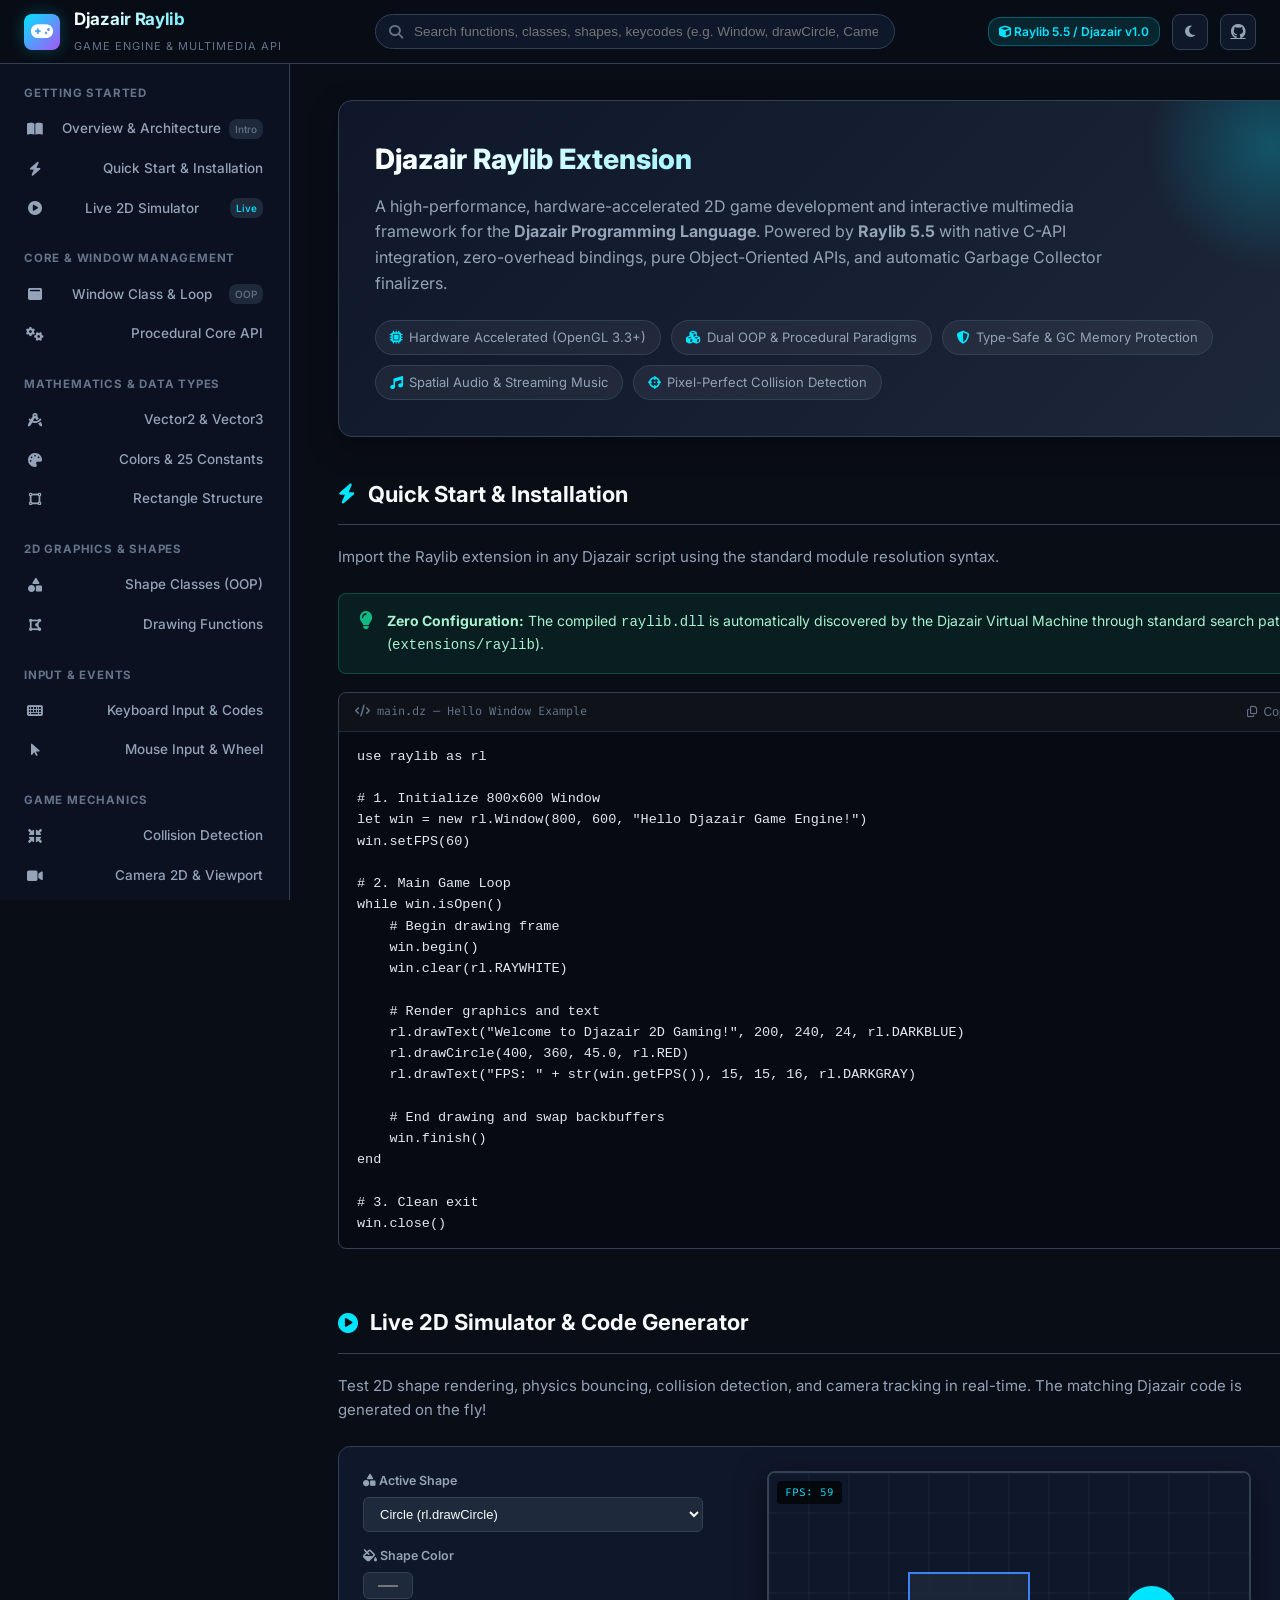
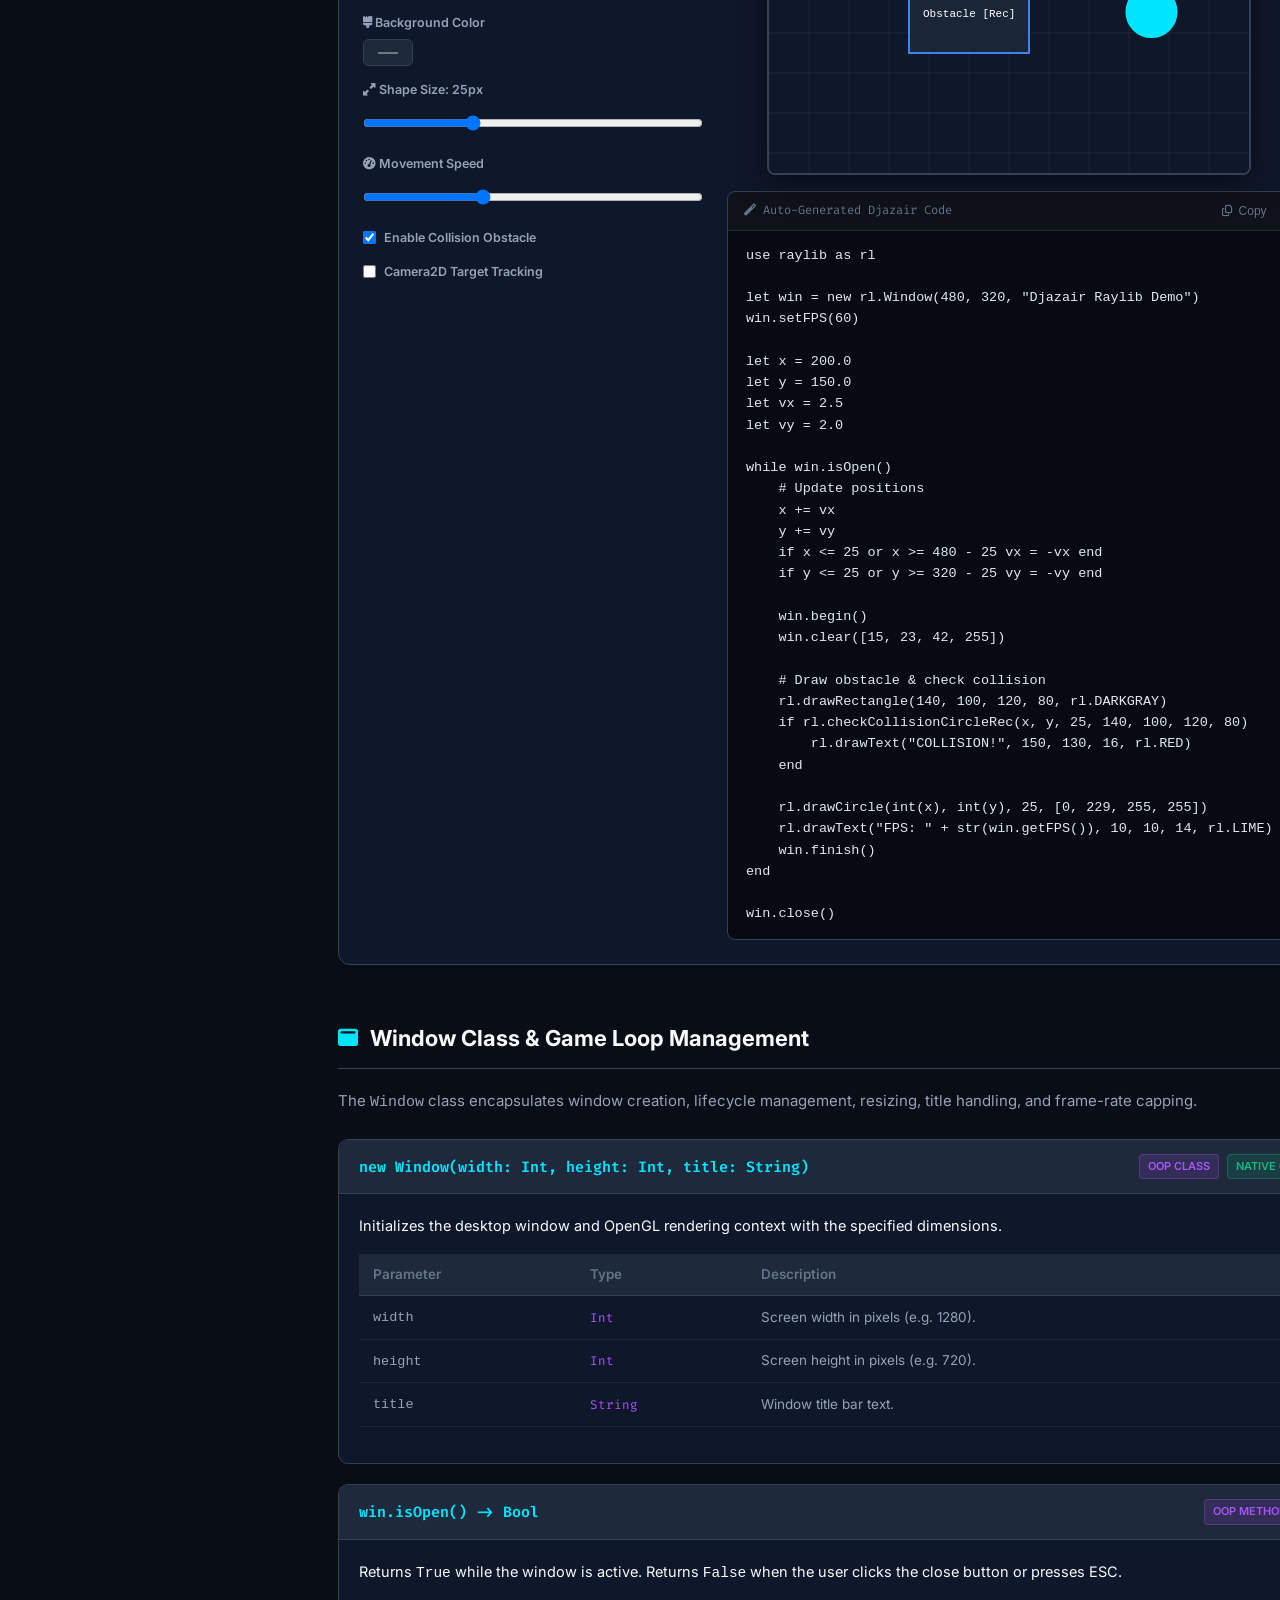
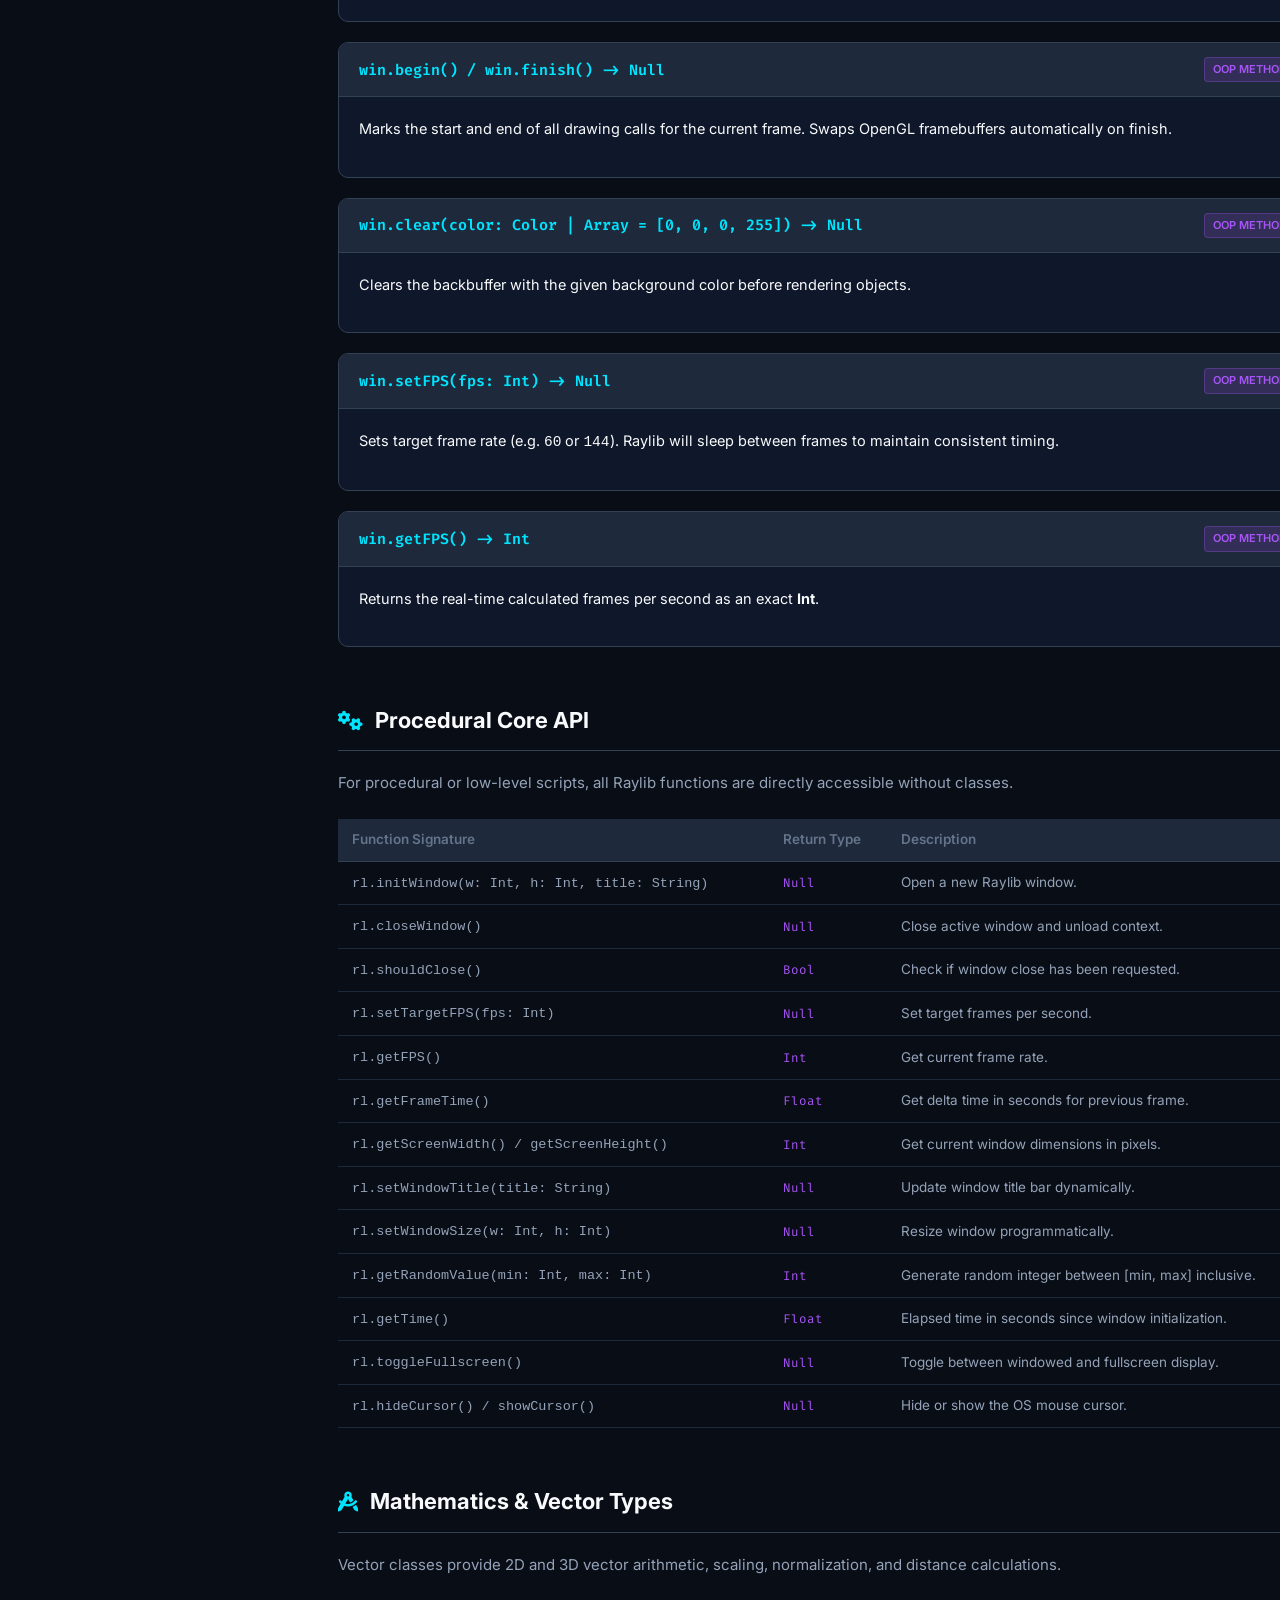
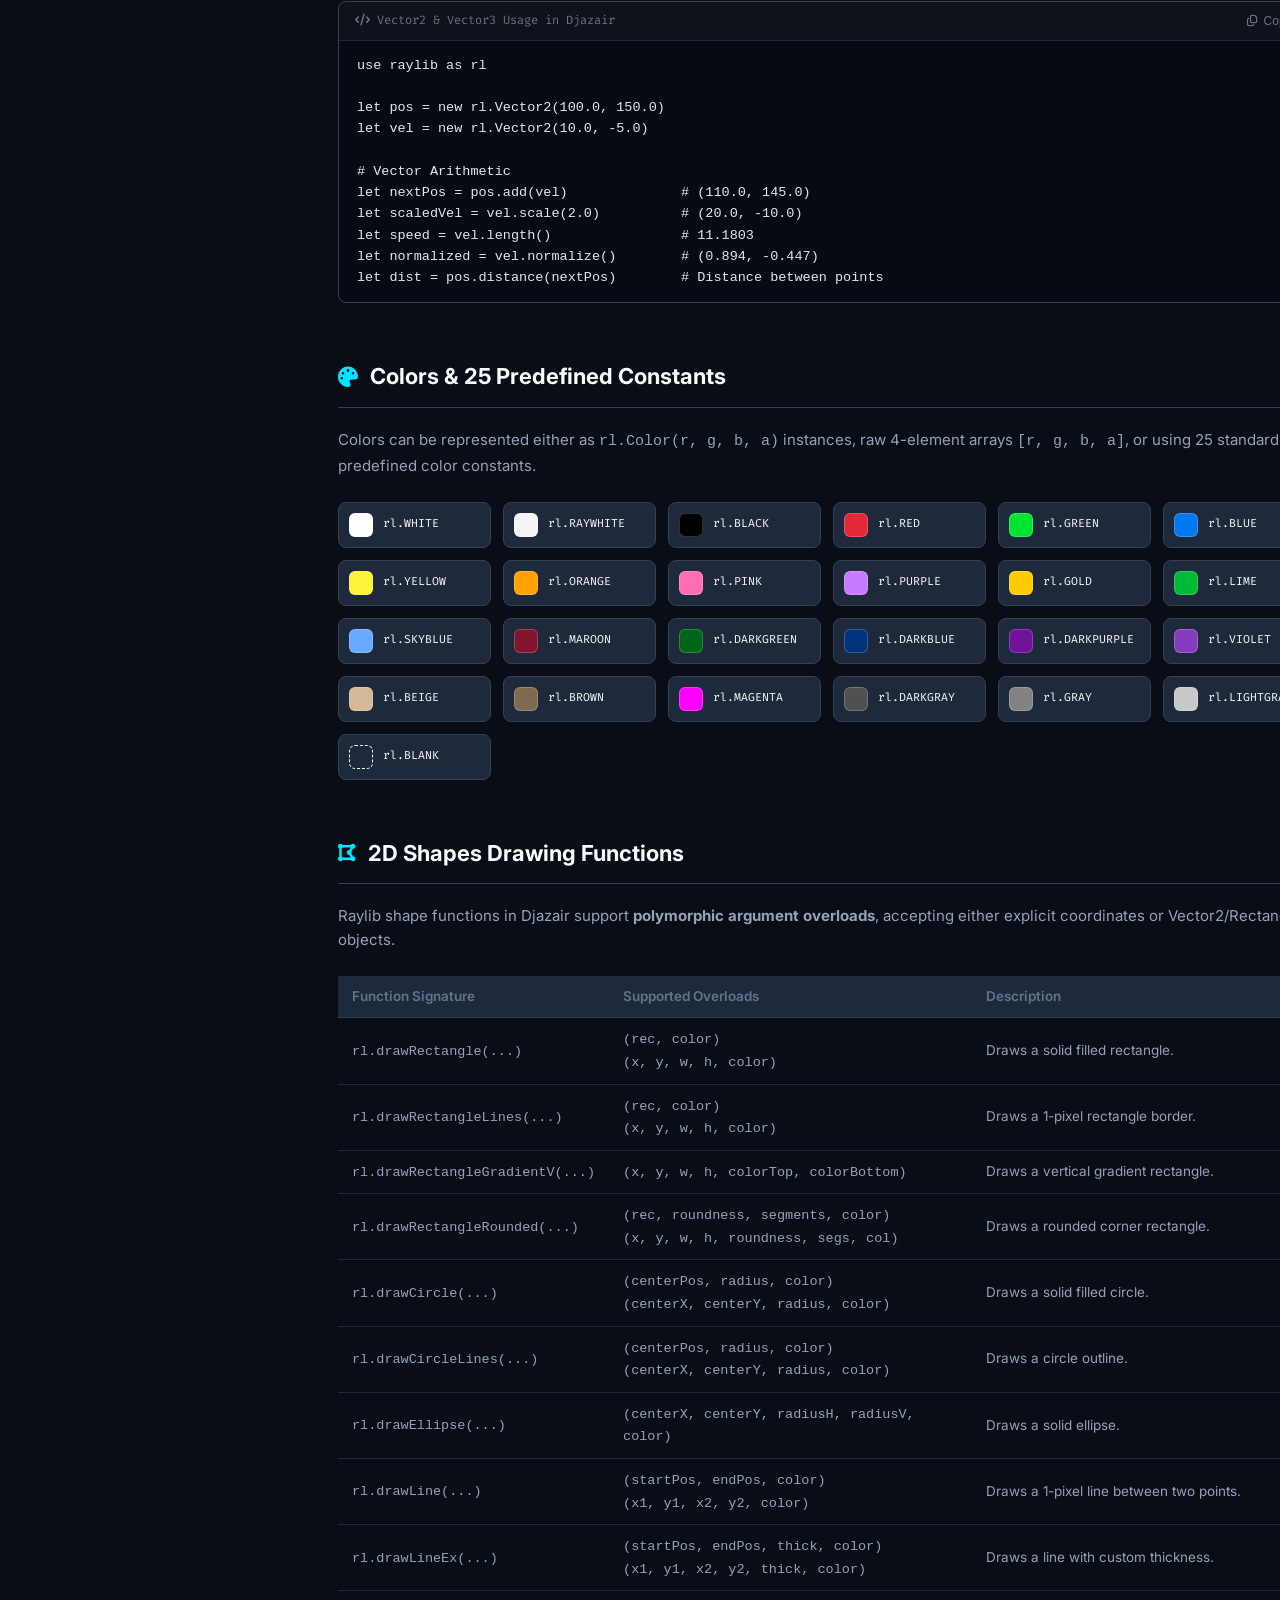
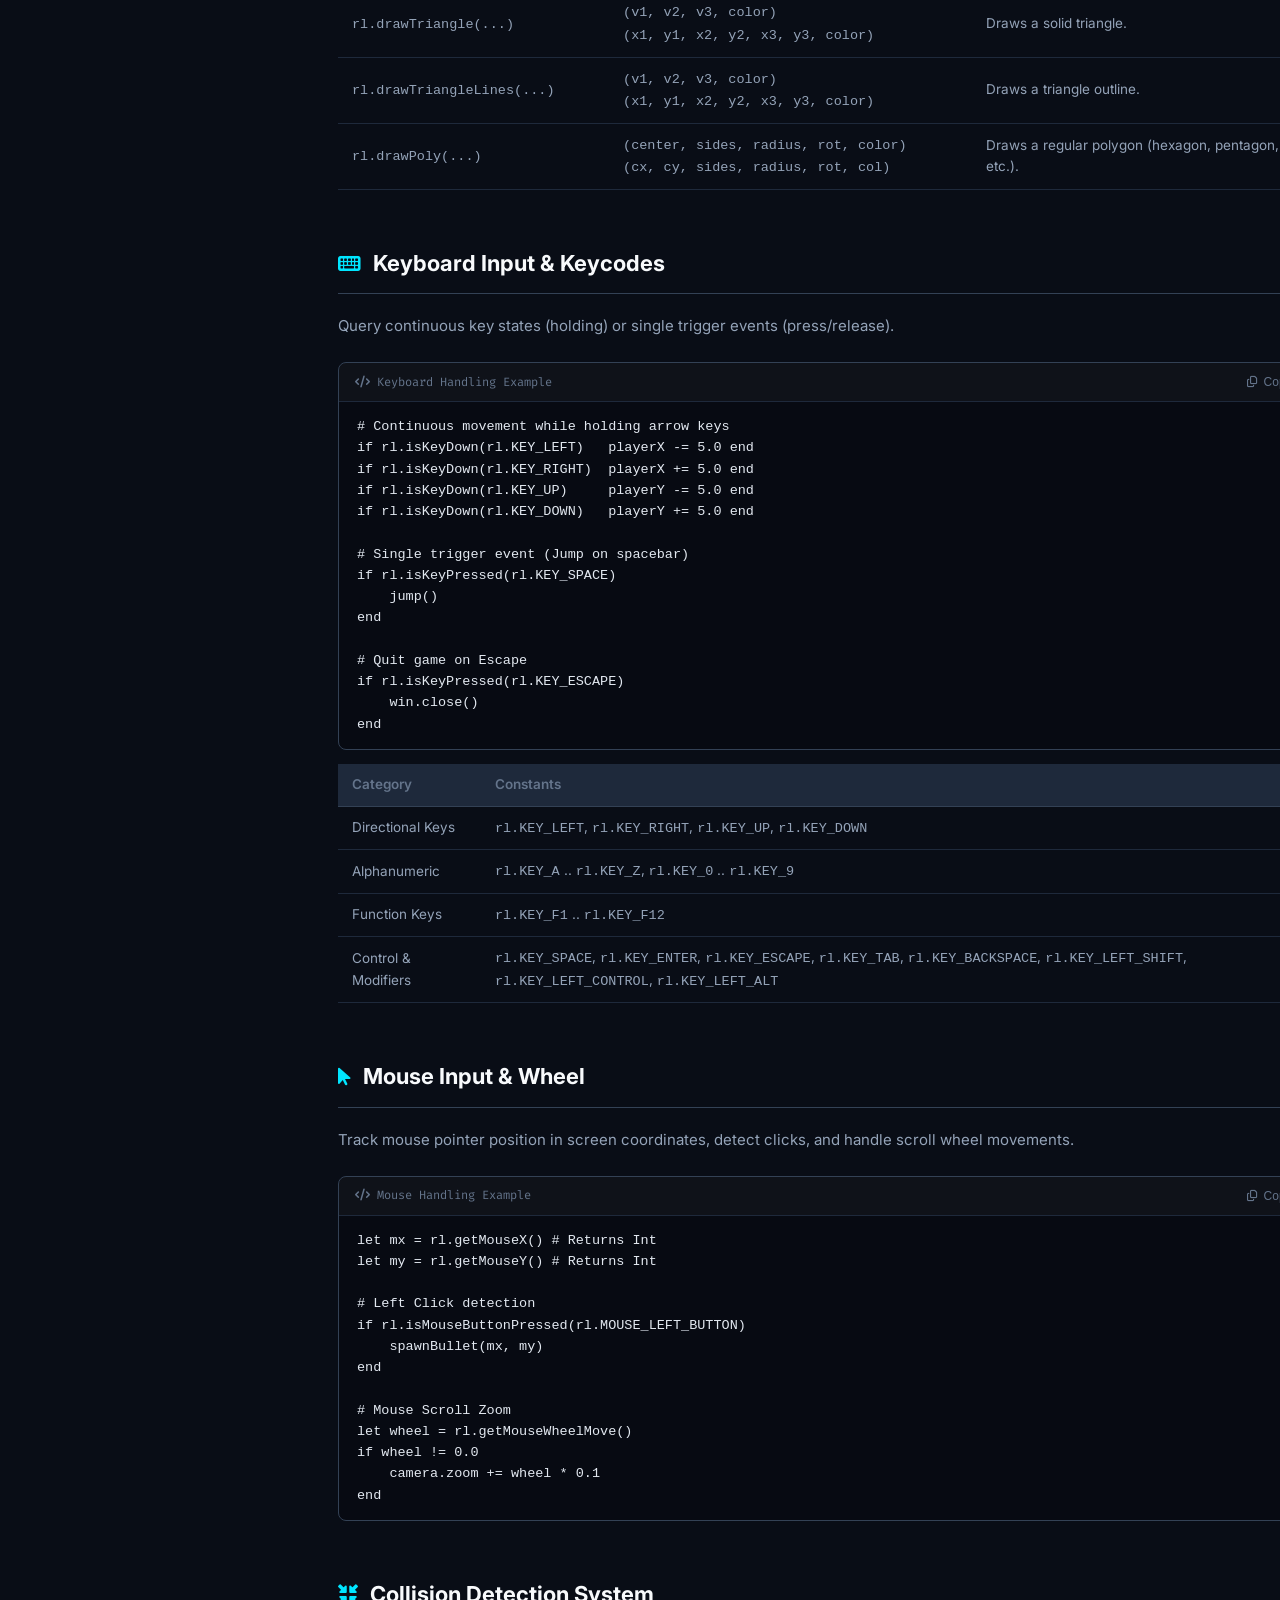
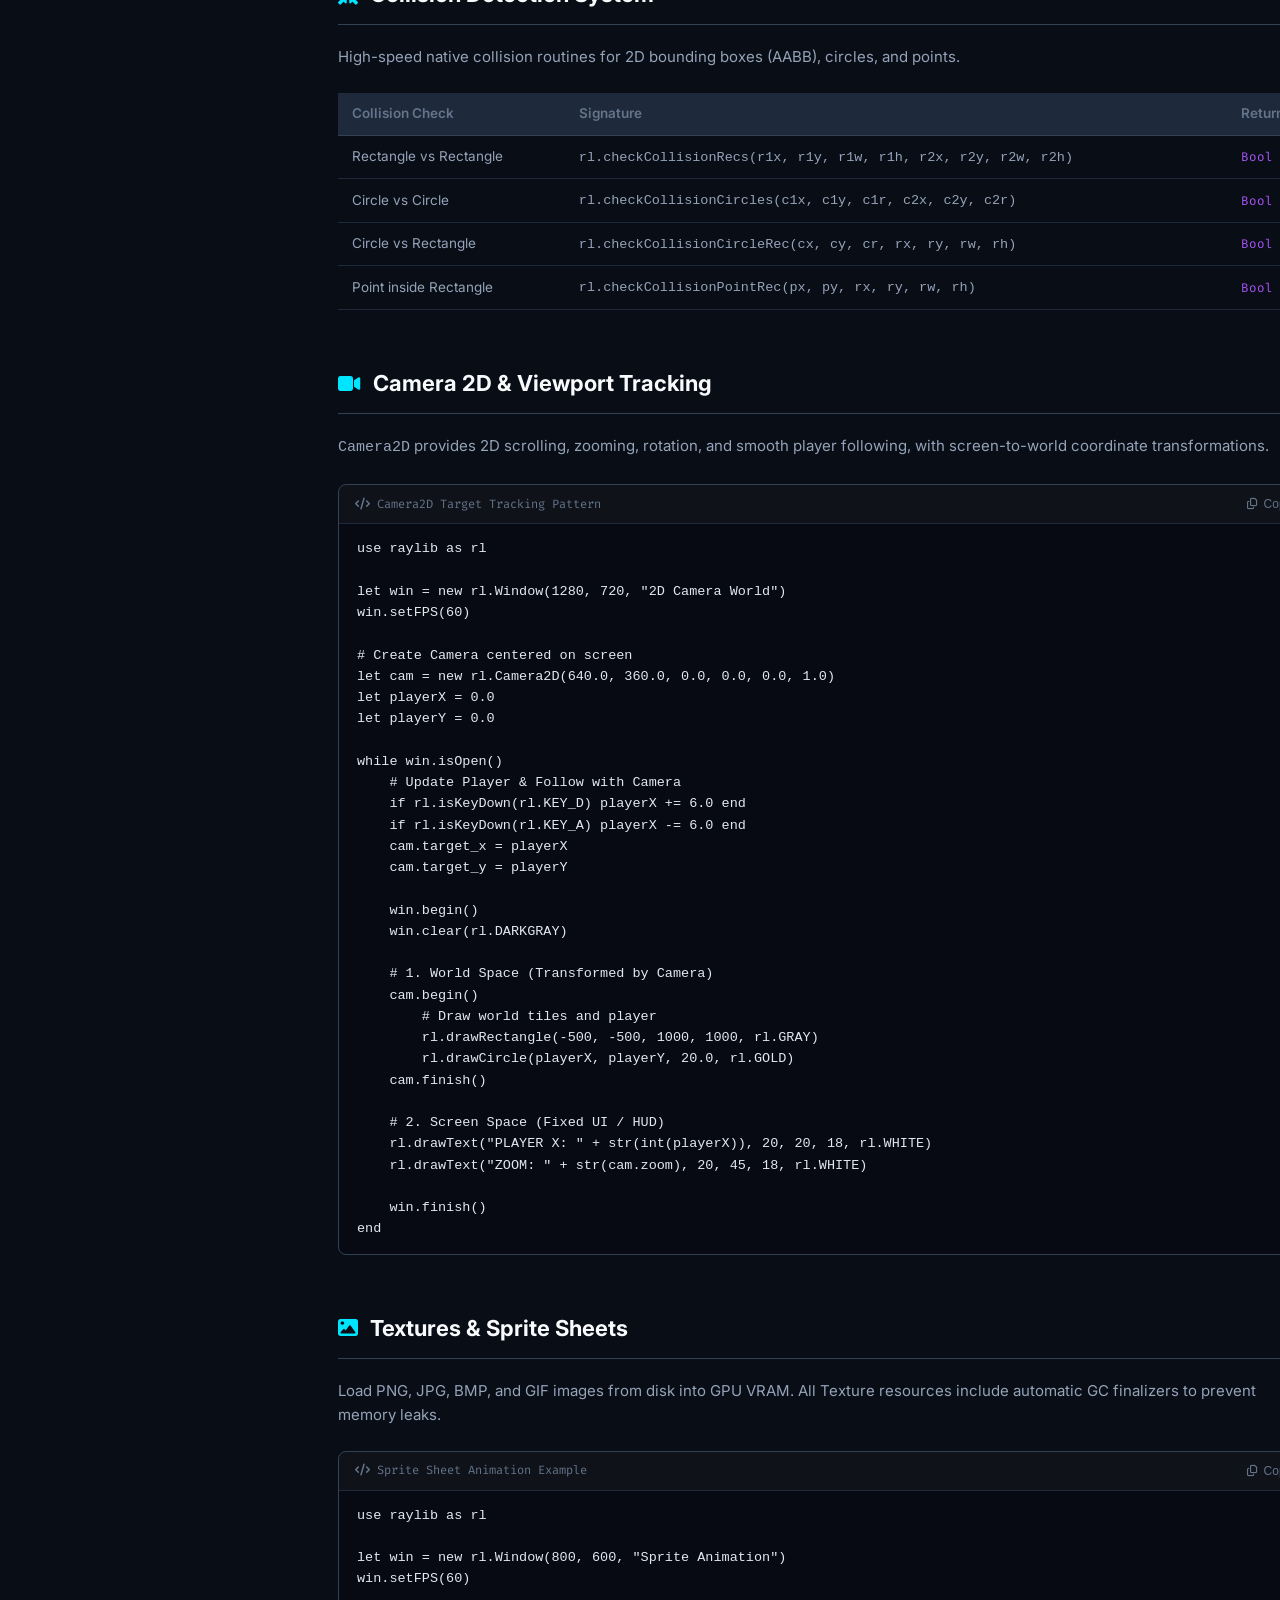
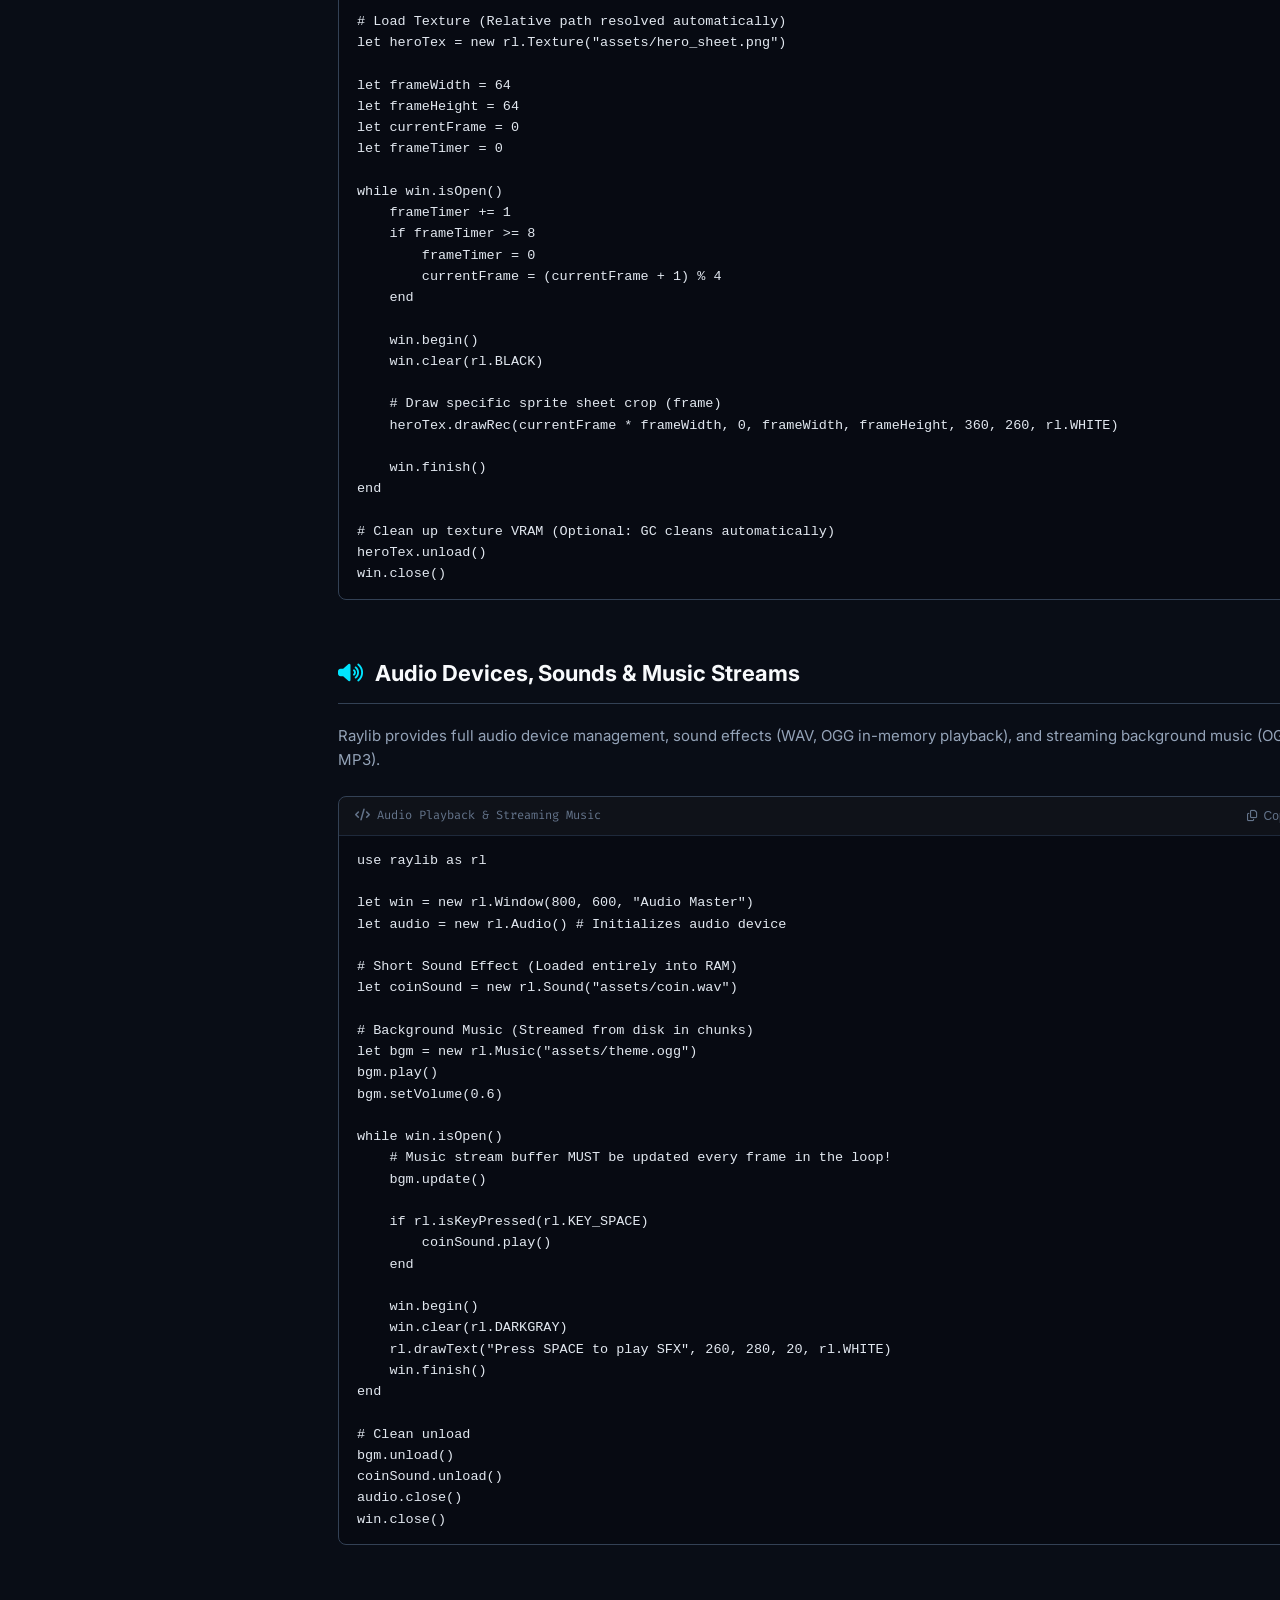
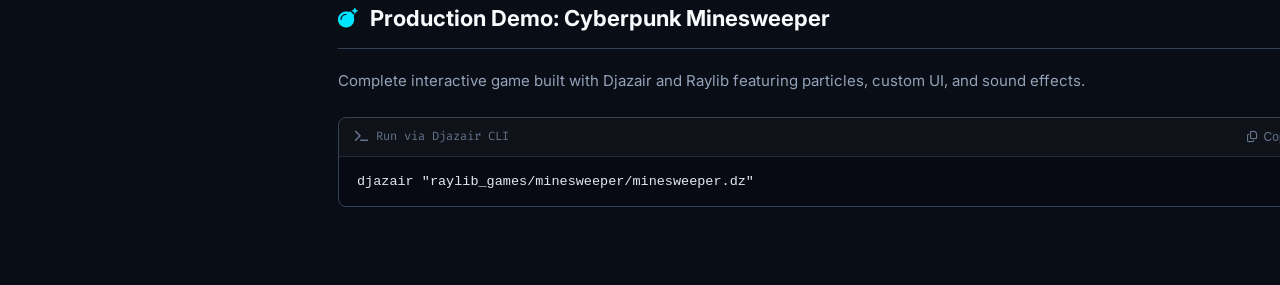
<file: raylib/docs/index.html>
<!DOCTYPE html>
<html lang="en" data-theme="dark">
<head>
  <meta charset="UTF-8">
  <meta name="viewport" content="width=device-width, initial-scale=1.0">
  <title>Djazair Raylib - Official Documentation & API Reference</title>
  
  <!-- Google Fonts & Font Awesome Icons -->
  <link rel="preconnect" href="https://fonts.googleapis.com">
  <link rel="preconnect" href="https://fonts.gstatic.com" crossorigin>
  <link href="https://fonts.googleapis.com/css2?family=Fira+Code:wght@400;500;600;700&family=Inter:wght@300;400;500;600;700;800&display=swap" rel="stylesheet">
  <link rel="stylesheet" href="https://cdnjs.cloudflare.com/ajax/libs/font-awesome/6.5.1/css/all.min.css">
  
  <link rel="stylesheet" href="docs.css">
  <script src="https://code.jquery.com/jquery-3.7.1.min.js"></script>
  <script src="docs.js"></script>
</head>
<body>

  <!-- Top Fixed Navigation Bar -->
  <header class="top-header">
    <div class="logo-area">
      <button class="icon-btn" id="mobileMenuBtn" style="display:none;" title="Toggle Menu"><i class="fas fa-bars"></i></button>
      <div class="logo-icon"><i class="fas fa-gamepad"></i></div>
      <div class="logo-text">
        <h1>Djazair Raylib</h1>
        <span>Game Engine & Multimedia API</span>
      </div>
    </div>

    <div class="header-center">
      <div class="search-box">
        <i class="fas fa-search"></i>
        <input type="text" id="apiSearch" placeholder="Search functions, classes, shapes, keycodes (e.g. Window, drawCircle, Camera2D, Texture)..." autocomplete="off">
      </div>
    </div>

    <div class="header-actions">
      <span class="badge-version"><i class="fas fa-cube"></i> Raylib 5.5 / Djazair v1.0</span>
      <button class="icon-btn" id="themeToggleBtn" title="Toggle Light/Dark Theme"><i class="fas fa-moon"></i></button>
      <a href="https://github.com/djazair-language/djazair-extensions" target="_blank" class="icon-btn" title="GitHub Repository"><i class="fab fa-github"></i></a>
    </div>
  </header>

  <div class="app-container">
    <!-- Left Sticky Sidebar -->
    <aside class="sidebar">
      <div class="nav-group">
        <div class="nav-group-title">Getting Started</div>
        <a href="#overview" class="nav-item active"><i class="fas fa-book-open"></i> Overview & Architecture <span class="nav-badge">Intro</span></a>
        <a href="#quickstart" class="nav-item"><i class="fas fa-bolt"></i> Quick Start & Installation</a>
        <a href="#simulator" class="nav-item"><i class="fas fa-play-circle"></i> Live 2D Simulator <span class="nav-badge" style="color:var(--accent-cyan);">Live</span></a>
      </div>

      <div class="nav-group">
        <div class="nav-group-title">Core & Window Management</div>
        <a href="#window" class="nav-item"><i class="fas fa-window-maximize"></i> Window Class & Loop <span class="nav-badge">OOP</span></a>
        <a href="#core-api" class="nav-item"><i class="fas fa-cogs"></i> Procedural Core API</a>
      </div>

      <div class="nav-group">
        <div class="nav-group-title">Mathematics & Data Types</div>
        <a href="#types-vectors" class="nav-item"><i class="fas fa-drafting-compass"></i> Vector2 & Vector3</a>
        <a href="#types-colors" class="nav-item"><i class="fas fa-palette"></i> Colors & 25 Constants</a>
        <a href="#types-rect" class="nav-item"><i class="fas fa-vector-square"></i> Rectangle Structure</a>
      </div>

      <div class="nav-group">
        <div class="nav-group-title">2D Graphics & Shapes</div>
        <a href="#shapes-oop" class="nav-item"><i class="fas fa-shapes"></i> Shape Classes (OOP)</a>
        <a href="#shapes-procedural" class="nav-item"><i class="fas fa-draw-polygon"></i> Drawing Functions</a>
      </div>

      <div class="nav-group">
        <div class="nav-group-title">Input & Events</div>
        <a href="#input-keyboard" class="nav-item"><i class="fas fa-keyboard"></i> Keyboard Input & Codes</a>
        <a href="#input-mouse" class="nav-item"><i class="fas fa-mouse-pointer"></i> Mouse Input & Wheel</a>
      </div>

      <div class="nav-group">
        <div class="nav-group-title">Game Mechanics</div>
        <a href="#collisions" class="nav-item"><i class="fas fa-compress-arrows-alt"></i> Collision Detection</a>
        <a href="#camera2d" class="nav-item"><i class="fas fa-video"></i> Camera 2D & Viewport</a>
      </div>

      <div class="nav-group">
        <div class="nav-group-title">Media & Audio</div>
        <a href="#textures" class="nav-item"><i class="fas fa-image"></i> Textures & Sprites <span class="nav-badge">GC Safe</span></a>
        <a href="#text-fonts" class="nav-item"><i class="fas fa-font"></i> Text & Custom TTF Fonts</a>
        <a href="#audio" class="nav-item"><i class="fas fa-volume-up"></i> Sounds & Music Streams</a>
      </div>

      <div class="nav-group">
        <div class="nav-group-title">Production Demos</div>
        <a href="#examples-minesweeper" class="nav-item"><i class="fas fa-bomb"></i> Cyberpunk Minesweeper</a>
        <a href="#examples-snake" class="nav-item"><i class="fas fa-dragon"></i> Classic Snake Game</a>
        <a href="#examples-particles" class="nav-item"><i class="fas fa-fire"></i> 2D Particle Fireworks</a>
      </div>
    </aside>

    <!-- Main Content Area -->
    <main class="main-content" id="contentArea">

      <!-- Hero Section -->
      <section class="hero-card" id="overview">
        <h1 class="hero-title">Djazair Raylib Extension</h1>
        <p class="hero-subtitle">
          A high-performance, hardware-accelerated 2D game development and interactive multimedia framework for the <strong>Djazair Programming Language</strong>. Powered by <strong>Raylib 5.5</strong> with native C-API integration, zero-overhead bindings, pure Object-Oriented APIs, and automatic Garbage Collector finalizers.
        </p>
        <div class="hero-tags">
          <div class="hero-tag"><i class="fas fa-microchip"></i> Hardware Accelerated (OpenGL 3.3+)</div>
          <div class="hero-tag"><i class="fas fa-cubes"></i> Dual OOP & Procedural Paradigms</div>
          <div class="hero-tag"><i class="fas fa-shield-alt"></i> Type-Safe & GC Memory Protection</div>
          <div class="hero-tag"><i class="fas fa-music"></i> Spatial Audio & Streaming Music</div>
          <div class="hero-tag"><i class="fas fa-crosshairs"></i> Pixel-Perfect Collision Detection</div>
        </div>
      </section>

      <!-- Quick Start Section -->
      <section class="doc-section" id="quickstart">
        <div class="section-header">
          <h2 class="section-title"><i class="fas fa-bolt"></i> Quick Start & Installation</h2>
        </div>
        <p class="section-desc">Import the Raylib extension in any Djazair script using the standard module resolution syntax.</p>

        <div class="alert-box tip">
          <i class="fas fa-lightbulb"></i>
          <div>
            <strong>Zero Configuration:</strong> The compiled <code>raylib.dll</code> is automatically discovered by the Djazair Virtual Machine through standard search paths (<code>extensions/raylib</code>).
          </div>
        </div>

        <div class="code-wrapper">
          <div class="code-header">
            <span><i class="fas fa-code"></i> main.dz — Hello Window Example</span>
            <button class="btn-copy"><i class="far fa-copy"></i> Copy</button>
          </div>
          <div class="code-body">
<pre><code>use raylib as rl

# 1. Initialize 800x600 Window
let win = new rl.Window(800, 600, "Hello Djazair Game Engine!")
win.setFPS(60)

# 2. Main Game Loop
while win.isOpen()
    # Begin drawing frame
    win.begin()
    win.clear(rl.RAYWHITE)

    # Render graphics and text
    rl.drawText("Welcome to Djazair 2D Gaming!", 200, 240, 24, rl.DARKBLUE)
    rl.drawCircle(400, 360, 45.0, rl.RED)
    rl.drawText("FPS: " + str(win.getFPS()), 15, 15, 16, rl.DARKGRAY)

    # End drawing and swap backbuffers
    win.finish()
end

# 3. Clean exit
win.close()</code></pre>
          </div>
        </div>
      </section>

      <!-- Interactive 2D Simulator -->
      <section class="doc-section" id="simulator">
        <div class="section-header">
          <h2 class="section-title"><i class="fas fa-play-circle"></i> Live 2D Simulator & Code Generator</h2>
        </div>
        <p class="section-desc">
          Test 2D shape rendering, physics bouncing, collision detection, and camera tracking in real-time. The matching Djazair code is generated on the fly!
        </p>

        <div class="playground-container">
          <!-- Controls Panel -->
          <div class="sim-controls">
            <div class="form-group">
              <label><i class="fas fa-shapes"></i> Active Shape</label>
              <select id="simShapeType">
                <option value="circle">Circle (rl.drawCircle)</option>
                <option value="rectangle">Rectangle (rl.drawRectangle)</option>
                <option value="triangle">Triangle (rl.drawTriangle)</option>
                <option value="poly">Hexagon (rl.drawPoly)</option>
              </select>
            </div>

            <div class="form-group">
              <label><i class="fas fa-fill-drip"></i> Shape Color</label>
              <input type="color" id="simShapeColor" value="#00e5ff">
            </div>

            <div class="form-group">
              <label><i class="fas fa-brush"></i> Background Color</label>
              <input type="color" id="simBgColor" value="#0f172a">
            </div>

            <div class="form-group">
              <label><i class="fas fa-expand-alt"></i> Shape Size: <span id="simShapeSizeVal">25px</span></label>
              <input type="range" id="simShapeSize" min="10" max="60" value="25" oninput="$('#simShapeSizeVal').text(this.value+'px')">
            </div>

            <div class="form-group">
              <label><i class="fas fa-tachometer-alt"></i> Movement Speed</label>
              <input type="range" id="simSpeed" min="0" max="3" step="0.2" value="1.0">
            </div>

            <div class="form-group" style="flex-direction:row; align-items:center; gap:8px;">
              <input type="checkbox" id="simCollision" checked>
              <label for="simCollision" style="cursor:pointer;">Enable Collision Obstacle</label>
            </div>

            <div class="form-group" style="flex-direction:row; align-items:center; gap:8px;">
              <input type="checkbox" id="simCameraZoom">
              <label for="simCameraZoom" style="cursor:pointer;">Camera2D Target Tracking</label>
            </div>
          </div>

          <!-- Screen & Code Area -->
          <div class="sim-screen-area">
            <div class="sim-canvas-wrapper">
              <span class="canvas-overlay-fps" id="simFpsOverlay">FPS: 60</span>
              <canvas id="raylibCanvas" width="480" height="300"></canvas>
            </div>

            <div class="code-wrapper" style="width:100%; margin:0;" id="simGeneratedCode">
              <div class="code-header">
                <span><i class="fas fa-magic"></i> Auto-Generated Djazair Code</span>
                <button class="btn-copy"><i class="far fa-copy"></i> Copy</button>
              </div>
              <div class="code-body">
                <pre><code># Code will appear here</code></pre>
              </div>
            </div>
          </div>
        </div>
      </section>

      <!-- Window & Loop Section -->
      <section class="doc-section" id="window">
        <div class="section-header">
          <h2 class="section-title"><i class="fas fa-window-maximize"></i> Window Class & Game Loop Management</h2>
        </div>
        <p class="section-desc">The <code>Window</code> class encapsulates window creation, lifecycle management, resizing, title handling, and frame-rate capping.</p>

        <!-- Window Methods -->
        <div class="method-card">
          <div class="method-header">
            <span class="method-name">new Window(width: Int, height: Int, title: String)</span>
            <div class="method-badges">
              <span class="tag-badge oop">OOP Class</span>
              <span class="tag-badge native">Native C</span>
            </div>
          </div>
          <div class="method-body">
            <p class="method-desc">Initializes the desktop window and OpenGL rendering context with the specified dimensions.</p>
            <table class="api-table">
              <thead><tr><th>Parameter</th><th>Type</th><th>Description</th></tr></thead>
              <tbody>
                <tr><td><code>width</code></td><td><span class="type-tag">Int</span></td><td>Screen width in pixels (e.g. 1280).</td></tr>
                <tr><td><code>height</code></td><td><span class="type-tag">Int</span></td><td>Screen height in pixels (e.g. 720).</td></tr>
                <tr><td><code>title</code></td><td><span class="type-tag">String</span></td><td>Window title bar text.</td></tr>
              </tbody>
            </table>
          </div>
        </div>

        <div class="method-card">
          <div class="method-header">
            <span class="method-name">win.isOpen() -> Bool</span>
            <div class="method-badges"><span class="tag-badge oop">OOP Method</span></div>
          </div>
          <div class="method-body">
            <p class="method-desc">Returns <code>True</code> while the window is active. Returns <code>False</code> when the user clicks the close button or presses ESC.</p>
          </div>
        </div>

        <div class="method-card">
          <div class="method-header">
            <span class="method-name">win.begin() / win.finish() -> Null</span>
            <div class="method-badges"><span class="tag-badge oop">OOP Method</span></div>
          </div>
          <div class="method-body">
            <p class="method-desc">Marks the start and end of all drawing calls for the current frame. Swaps OpenGL framebuffers automatically on finish.</p>
          </div>
        </div>

        <div class="method-card">
          <div class="method-header">
            <span class="method-name">win.clear(color: Color | Array = [0, 0, 0, 255]) -> Null</span>
            <div class="method-badges"><span class="tag-badge oop">OOP Method</span></div>
          </div>
          <div class="method-body">
            <p class="method-desc">Clears the backbuffer with the given background color before rendering objects.</p>
          </div>
        </div>

        <div class="method-card">
          <div class="method-header">
            <span class="method-name">win.setFPS(fps: Int) -> Null</span>
            <div class="method-badges"><span class="tag-badge oop">OOP Method</span></div>
          </div>
          <div class="method-body">
            <p class="method-desc">Sets target frame rate (e.g. <code>60</code> or <code>144</code>). Raylib will sleep between frames to maintain consistent timing.</p>
          </div>
        </div>

        <div class="method-card">
          <div class="method-header">
            <span class="method-name">win.getFPS() -> Int</span>
            <div class="method-badges"><span class="tag-badge oop">OOP Method</span></div>
          </div>
          <div class="method-body">
            <p class="method-desc">Returns the real-time calculated frames per second as an exact <strong>Int</strong>.</p>
          </div>
        </div>
      </section>

      <!-- Procedural Core API -->
      <section class="doc-section" id="core-api">
        <div class="section-header">
          <h2 class="section-title"><i class="fas fa-cogs"></i> Procedural Core API</h2>
        </div>
        <p class="section-desc">For procedural or low-level scripts, all Raylib functions are directly accessible without classes.</p>

        <table class="api-table">
          <thead><tr><th>Function Signature</th><th>Return Type</th><th>Description</th></tr></thead>
          <tbody>
            <tr><td><code>rl.initWindow(w: Int, h: Int, title: String)</code></td><td><span class="type-tag">Null</span></td><td>Open a new Raylib window.</td></tr>
            <tr><td><code>rl.closeWindow()</code></td><td><span class="type-tag">Null</span></td><td>Close active window and unload context.</td></tr>
            <tr><td><code>rl.shouldClose()</code></td><td><span class="type-tag">Bool</span></td><td>Check if window close has been requested.</td></tr>
            <tr><td><code>rl.setTargetFPS(fps: Int)</code></td><td><span class="type-tag">Null</span></td><td>Set target frames per second.</td></tr>
            <tr><td><code>rl.getFPS()</code></td><td><span class="type-tag">Int</span></td><td>Get current frame rate.</td></tr>
            <tr><td><code>rl.getFrameTime()</code></td><td><span class="type-tag">Float</span></td><td>Get delta time in seconds for previous frame.</td></tr>
            <tr><td><code>rl.getScreenWidth() / getScreenHeight()</code></td><td><span class="type-tag">Int</span></td><td>Get current window dimensions in pixels.</td></tr>
            <tr><td><code>rl.setWindowTitle(title: String)</code></td><td><span class="type-tag">Null</span></td><td>Update window title bar dynamically.</td></tr>
            <tr><td><code>rl.setWindowSize(w: Int, h: Int)</code></td><td><span class="type-tag">Null</span></td><td>Resize window programmatically.</td></tr>
            <tr><td><code>rl.getRandomValue(min: Int, max: Int)</code></td><td><span class="type-tag">Int</span></td><td>Generate random integer between [min, max] inclusive.</td></tr>
            <tr><td><code>rl.getTime()</code></td><td><span class="type-tag">Float</span></td><td>Elapsed time in seconds since window initialization.</td></tr>
            <tr><td><code>rl.toggleFullscreen()</code></td><td><span class="type-tag">Null</span></td><td>Toggle between windowed and fullscreen display.</td></tr>
            <tr><td><code>rl.hideCursor() / showCursor()</code></td><td><span class="type-tag">Null</span></td><td>Hide or show the OS mouse cursor.</td></tr>
          </tbody>
        </table>
      </section>

      <!-- Mathematics & Vector Types -->
      <section class="doc-section" id="types-vectors">
        <div class="section-header">
          <h2 class="section-title"><i class="fas fa-drafting-compass"></i> Mathematics & Vector Types</h2>
        </div>
        <p class="section-desc">Vector classes provide 2D and 3D vector arithmetic, scaling, normalization, and distance calculations.</p>

        <div class="code-wrapper">
          <div class="code-header">
            <span><i class="fas fa-code"></i> Vector2 & Vector3 Usage in Djazair</span>
            <button class="btn-copy"><i class="far fa-copy"></i> Copy</button>
          </div>
          <div class="code-body">
<pre><code>use raylib as rl

let pos = new rl.Vector2(100.0, 150.0)
let vel = new rl.Vector2(10.0, -5.0)

# Vector Arithmetic
let nextPos = pos.add(vel)              # (110.0, 145.0)
let scaledVel = vel.scale(2.0)          # (20.0, -10.0)
let speed = vel.length()                # 11.1803
let normalized = vel.normalize()        # (0.894, -0.447)
let dist = pos.distance(nextPos)        # Distance between points</code></pre>
          </div>
        </div>
      </section>

      <!-- Colors & Constants -->
      <section class="doc-section" id="types-colors">
        <div class="section-header">
          <h2 class="section-title"><i class="fas fa-palette"></i> Colors & 25 Predefined Constants</h2>
        </div>
        <p class="section-desc">
          Colors can be represented either as <code>rl.Color(r, g, b, a)</code> instances, raw 4-element arrays <code>[r, g, b, a]</code>, or using 25 standard predefined color constants.
        </p>

        <div class="color-grid">
          <div class="color-chip"><div class="color-preview" style="background:#ffffff;"></div><code>rl.WHITE</code></div>
          <div class="color-chip"><div class="color-preview" style="background:#f5f5f5;"></div><code>rl.RAYWHITE</code></div>
          <div class="color-chip"><div class="color-preview" style="background:#000000;"></div><code>rl.BLACK</code></div>
          <div class="color-chip"><div class="color-preview" style="background:#e62937;"></div><code>rl.RED</code></div>
          <div class="color-chip"><div class="color-preview" style="background:#00e430;"></div><code>rl.GREEN</code></div>
          <div class="color-chip"><div class="color-preview" style="background:#0079f1;"></div><code>rl.BLUE</code></div>
          <div class="color-chip"><div class="color-preview" style="background:#fdf338;"></div><code>rl.YELLOW</code></div>
          <div class="color-chip"><div class="color-preview" style="background:#ffa100;"></div><code>rl.ORANGE</code></div>
          <div class="color-chip"><div class="color-preview" style="background:#ff6db5;"></div><code>rl.PINK</code></div>
          <div class="color-chip"><div class="color-preview" style="background:#c87aff;"></div><code>rl.PURPLE</code></div>
          <div class="color-chip"><div class="color-preview" style="background:#ffcb00;"></div><code>rl.GOLD</code></div>
          <div class="color-chip"><div class="color-preview" style="background:#00ba38;"></div><code>rl.LIME</code></div>
          <div class="color-chip"><div class="color-preview" style="background:#66aaff;"></div><code>rl.SKYBLUE</code></div>
          <div class="color-chip"><div class="color-preview" style="background:#82142d;"></div><code>rl.MAROON</code></div>
          <div class="color-chip"><div class="color-preview" style="background:#00661a;"></div><code>rl.DARKGREEN</code></div>
          <div class="color-chip"><div class="color-preview" style="background:#00347c;"></div><code>rl.DARKBLUE</code></div>
          <div class="color-chip"><div class="color-preview" style="background:#70129a;"></div><code>rl.DARKPURPLE</code></div>
          <div class="color-chip"><div class="color-preview" style="background:#873cbe;"></div><code>rl.VIOLET</code></div>
          <div class="color-chip"><div class="color-preview" style="background:#d3b999;"></div><code>rl.BEIGE</code></div>
          <div class="color-chip"><div class="color-preview" style="background:#7f6a51;"></div><code>rl.BROWN</code></div>
          <div class="color-chip"><div class="color-preview" style="background:#ff00ff;"></div><code>rl.MAGENTA</code></div>
          <div class="color-chip"><div class="color-preview" style="background:#505050;"></div><code>rl.DARKGRAY</code></div>
          <div class="color-chip"><div class="color-preview" style="background:#828282;"></div><code>rl.GRAY</code></div>
          <div class="color-chip"><div class="color-preview" style="background:#c8c8c8;"></div><code>rl.LIGHTGRAY</code></div>
          <div class="color-chip"><div class="color-preview" style="background:transparent; border:1px dashed #fff;"></div><code>rl.BLANK</code></div>
        </div>
      </section>

      <!-- 2D Shapes Drawing -->
      <section class="doc-section" id="shapes-procedural">
        <div class="section-header">
          <h2 class="section-title"><i class="fas fa-draw-polygon"></i> 2D Shapes Drawing Functions</h2>
        </div>
        <p class="section-desc">
          Raylib shape functions in Djazair support <strong>polymorphic argument overloads</strong>, accepting either explicit coordinates or Vector2/Rectangle objects.
        </p>

        <table class="api-table">
          <thead><tr><th>Function Signature</th><th>Supported Overloads</th><th>Description</th></tr></thead>
          <tbody>
            <tr>
              <td><code>rl.drawRectangle(...)</code></td>
              <td><code>(rec, color)</code><br><code>(x, y, w, h, color)</code></td>
              <td>Draws a solid filled rectangle.</td>
            </tr>
            <tr>
              <td><code>rl.drawRectangleLines(...)</code></td>
              <td><code>(rec, color)</code><br><code>(x, y, w, h, color)</code></td>
              <td>Draws a 1-pixel rectangle border.</td>
            </tr>
            <tr>
              <td><code>rl.drawRectangleGradientV(...)</code></td>
              <td><code>(x, y, w, h, colorTop, colorBottom)</code></td>
              <td>Draws a vertical gradient rectangle.</td>
            </tr>
            <tr>
              <td><code>rl.drawRectangleRounded(...)</code></td>
              <td><code>(rec, roundness, segments, color)</code><br><code>(x, y, w, h, roundness, segs, col)</code></td>
              <td>Draws a rounded corner rectangle.</td>
            </tr>
            <tr>
              <td><code>rl.drawCircle(...)</code></td>
              <td><code>(centerPos, radius, color)</code><br><code>(centerX, centerY, radius, color)</code></td>
              <td>Draws a solid filled circle.</td>
            </tr>
            <tr>
              <td><code>rl.drawCircleLines(...)</code></td>
              <td><code>(centerPos, radius, color)</code><br><code>(centerX, centerY, radius, color)</code></td>
              <td>Draws a circle outline.</td>
            </tr>
            <tr>
              <td><code>rl.drawEllipse(...)</code></td>
              <td><code>(centerX, centerY, radiusH, radiusV, color)</code></td>
              <td>Draws a solid ellipse.</td>
            </tr>
            <tr>
              <td><code>rl.drawLine(...)</code></td>
              <td><code>(startPos, endPos, color)</code><br><code>(x1, y1, x2, y2, color)</code></td>
              <td>Draws a 1-pixel line between two points.</td>
            </tr>
            <tr>
              <td><code>rl.drawLineEx(...)</code></td>
              <td><code>(startPos, endPos, thick, color)</code><br><code>(x1, y1, x2, y2, thick, color)</code></td>
              <td>Draws a line with custom thickness.</td>
            </tr>
            <tr>
              <td><code>rl.drawTriangle(...)</code></td>
              <td><code>(v1, v2, v3, color)</code><br><code>(x1, y1, x2, y2, x3, y3, color)</code></td>
              <td>Draws a solid triangle.</td>
            </tr>
            <tr>
              <td><code>rl.drawTriangleLines(...)</code></td>
              <td><code>(v1, v2, v3, color)</code><br><code>(x1, y1, x2, y2, x3, y3, color)</code></td>
              <td>Draws a triangle outline.</td>
            </tr>
            <tr>
              <td><code>rl.drawPoly(...)</code></td>
              <td><code>(center, sides, radius, rot, color)</code><br><code>(cx, cy, sides, radius, rot, col)</code></td>
              <td>Draws a regular polygon (hexagon, pentagon, etc.).</td>
            </tr>
          </tbody>
        </table>
      </section>

      <!-- Input: Keyboard & Mouse -->
      <section class="doc-section" id="input-keyboard">
        <div class="section-header">
          <h2 class="section-title"><i class="fas fa-keyboard"></i> Keyboard Input & Keycodes</h2>
        </div>
        <p class="section-desc">Query continuous key states (holding) or single trigger events (press/release).</p>

        <div class="code-wrapper">
          <div class="code-header">
            <span><i class="fas fa-code"></i> Keyboard Handling Example</span>
            <button class="btn-copy"><i class="far fa-copy"></i> Copy</button>
          </div>
          <div class="code-body">
<pre><code># Continuous movement while holding arrow keys
if rl.isKeyDown(rl.KEY_LEFT)   playerX -= 5.0 end
if rl.isKeyDown(rl.KEY_RIGHT)  playerX += 5.0 end
if rl.isKeyDown(rl.KEY_UP)     playerY -= 5.0 end
if rl.isKeyDown(rl.KEY_DOWN)   playerY += 5.0 end

# Single trigger event (Jump on spacebar)
if rl.isKeyPressed(rl.KEY_SPACE)
    jump()
end

# Quit game on Escape
if rl.isKeyPressed(rl.KEY_ESCAPE)
    win.close()
end</code></pre>
          </div>
        </div>

        <table class="api-table">
          <thead><tr><th>Category</th><th>Constants</th></tr></thead>
          <tbody>
            <tr><td>Directional Keys</td><td><code>rl.KEY_LEFT</code>, <code>rl.KEY_RIGHT</code>, <code>rl.KEY_UP</code>, <code>rl.KEY_DOWN</code></td></tr>
            <tr><td>Alphanumeric</td><td><code>rl.KEY_A</code> .. <code>rl.KEY_Z</code>, <code>rl.KEY_0</code> .. <code>rl.KEY_9</code></td></tr>
            <tr><td>Function Keys</td><td><code>rl.KEY_F1</code> .. <code>rl.KEY_F12</code></td></tr>
            <tr><td>Control & Modifiers</td><td><code>rl.KEY_SPACE</code>, <code>rl.KEY_ENTER</code>, <code>rl.KEY_ESCAPE</code>, <code>rl.KEY_TAB</code>, <code>rl.KEY_BACKSPACE</code>, <code>rl.KEY_LEFT_SHIFT</code>, <code>rl.KEY_LEFT_CONTROL</code>, <code>rl.KEY_LEFT_ALT</code></td></tr>
          </tbody>
        </table>
      </section>

      <!-- Input: Mouse -->
      <section class="doc-section" id="input-mouse">
        <div class="section-header">
          <h2 class="section-title"><i class="fas fa-mouse-pointer"></i> Mouse Input & Wheel</h2>
        </div>
        <p class="section-desc">Track mouse pointer position in screen coordinates, detect clicks, and handle scroll wheel movements.</p>

        <div class="code-wrapper">
          <div class="code-header">
            <span><i class="fas fa-code"></i> Mouse Handling Example</span>
            <button class="btn-copy"><i class="far fa-copy"></i> Copy</button>
          </div>
          <div class="code-body">
<pre><code>let mx = rl.getMouseX() # Returns Int
let my = rl.getMouseY() # Returns Int

# Left Click detection
if rl.isMouseButtonPressed(rl.MOUSE_LEFT_BUTTON)
    spawnBullet(mx, my)
end

# Mouse Scroll Zoom
let wheel = rl.getMouseWheelMove()
if wheel != 0.0
    camera.zoom += wheel * 0.1
end</code></pre>
          </div>
        </div>
      </section>

      <!-- Collision Detection -->
      <section class="doc-section" id="collisions">
        <div class="section-header">
          <h2 class="section-title"><i class="fas fa-compress-arrows-alt"></i> Collision Detection System</h2>
        </div>
        <p class="section-desc">High-speed native collision routines for 2D bounding boxes (AABB), circles, and points.</p>

        <table class="api-table">
          <thead><tr><th>Collision Check</th><th>Signature</th><th>Return</th></tr></thead>
          <tbody>
            <tr>
              <td>Rectangle vs Rectangle</td>
              <td><code>rl.checkCollisionRecs(r1x, r1y, r1w, r1h, r2x, r2y, r2w, r2h)</code></td>
              <td><span class="type-tag">Bool</span></td>
            </tr>
            <tr>
              <td>Circle vs Circle</td>
              <td><code>rl.checkCollisionCircles(c1x, c1y, c1r, c2x, c2y, c2r)</code></td>
              <td><span class="type-tag">Bool</span></td>
            </tr>
            <tr>
              <td>Circle vs Rectangle</td>
              <td><code>rl.checkCollisionCircleRec(cx, cy, cr, rx, ry, rw, rh)</code></td>
              <td><span class="type-tag">Bool</span></td>
            </tr>
            <tr>
              <td>Point inside Rectangle</td>
              <td><code>rl.checkCollisionPointRec(px, py, rx, ry, rw, rh)</code></td>
              <td><span class="type-tag">Bool</span></td>
            </tr>
          </tbody>
        </table>
      </section>

      <!-- Camera 2D System -->
      <section class="doc-section" id="camera2d">
        <div class="section-header">
          <h2 class="section-title"><i class="fas fa-video"></i> Camera 2D & Viewport Tracking</h2>
        </div>
        <p class="section-desc">
          <code>Camera2D</code> provides 2D scrolling, zooming, rotation, and smooth player following, with screen-to-world coordinate transformations.
        </p>

        <div class="code-wrapper">
          <div class="code-header">
            <span><i class="fas fa-code"></i> Camera2D Target Tracking Pattern</span>
            <button class="btn-copy"><i class="far fa-copy"></i> Copy</button>
          </div>
          <div class="code-body">
<pre><code>use raylib as rl

let win = new rl.Window(1280, 720, "2D Camera World")
win.setFPS(60)

# Create Camera centered on screen
let cam = new rl.Camera2D(640.0, 360.0, 0.0, 0.0, 0.0, 1.0)
let playerX = 0.0
let playerY = 0.0

while win.isOpen()
    # Update Player & Follow with Camera
    if rl.isKeyDown(rl.KEY_D) playerX += 6.0 end
    if rl.isKeyDown(rl.KEY_A) playerX -= 6.0 end
    cam.target_x = playerX
    cam.target_y = playerY

    win.begin()
    win.clear(rl.DARKGRAY)

    # 1. World Space (Transformed by Camera)
    cam.begin()
        # Draw world tiles and player
        rl.drawRectangle(-500, -500, 1000, 1000, rl.GRAY)
        rl.drawCircle(playerX, playerY, 20.0, rl.GOLD)
    cam.finish()

    # 2. Screen Space (Fixed UI / HUD)
    rl.drawText("PLAYER X: " + str(int(playerX)), 20, 20, 18, rl.WHITE)
    rl.drawText("ZOOM: " + str(cam.zoom), 20, 45, 18, rl.WHITE)

    win.finish()
end</code></pre>
          </div>
        </div>
      </section>

      <!-- Textures & Sprites -->
      <section class="doc-section" id="textures">
        <div class="section-header">
          <h2 class="section-title"><i class="fas fa-image"></i> Textures & Sprite Sheets</h2>
        </div>
        <p class="section-desc">
          Load PNG, JPG, BMP, and GIF images from disk into GPU VRAM. All Texture resources include automatic GC finalizers to prevent memory leaks.
        </p>

        <div class="code-wrapper">
          <div class="code-header">
            <span><i class="fas fa-code"></i> Sprite Sheet Animation Example</span>
            <button class="btn-copy"><i class="far fa-copy"></i> Copy</button>
          </div>
          <div class="code-body">
<pre><code>use raylib as rl

let win = new rl.Window(800, 600, "Sprite Animation")
win.setFPS(60)

# Load Texture (Relative path resolved automatically)
let heroTex = new rl.Texture("assets/hero_sheet.png")

let frameWidth = 64
let frameHeight = 64
let currentFrame = 0
let frameTimer = 0

while win.isOpen()
    frameTimer += 1
    if frameTimer >= 8
        frameTimer = 0
        currentFrame = (currentFrame + 1) % 4
    end

    win.begin()
    win.clear(rl.BLACK)

    # Draw specific sprite sheet crop (frame)
    heroTex.drawRec(currentFrame * frameWidth, 0, frameWidth, frameHeight, 360, 260, rl.WHITE)

    win.finish()
end

# Clean up texture VRAM (Optional: GC cleans automatically)
heroTex.unload()
win.close()</code></pre>
          </div>
        </div>
      </section>

      <!-- Audio & Music -->
      <section class="doc-section" id="audio">
        <div class="section-header">
          <h2 class="section-title"><i class="fas fa-volume-up"></i> Audio Devices, Sounds & Music Streams</h2>
        </div>
        <p class="section-desc">
          Raylib provides full audio device management, sound effects (WAV, OGG in-memory playback), and streaming background music (OGG, MP3).
        </p>

        <div class="code-wrapper">
          <div class="code-header">
            <span><i class="fas fa-code"></i> Audio Playback & Streaming Music</span>
            <button class="btn-copy"><i class="far fa-copy"></i> Copy</button>
          </div>
          <div class="code-body">
<pre><code>use raylib as rl

let win = new rl.Window(800, 600, "Audio Master")
let audio = new rl.Audio() # Initializes audio device

# Short Sound Effect (Loaded entirely into RAM)
let coinSound = new rl.Sound("assets/coin.wav")

# Background Music (Streamed from disk in chunks)
let bgm = new rl.Music("assets/theme.ogg")
bgm.play()
bgm.setVolume(0.6)

while win.isOpen()
    # Music stream buffer MUST be updated every frame in the loop!
    bgm.update()

    if rl.isKeyPressed(rl.KEY_SPACE)
        coinSound.play()
    end

    win.begin()
    win.clear(rl.DARKGRAY)
    rl.drawText("Press SPACE to play SFX", 260, 280, 20, rl.WHITE)
    win.finish()
end

# Clean unload
bgm.unload()
coinSound.unload()
audio.close()
win.close()</code></pre>
          </div>
        </div>
      </section>

      <!-- Complete Production Demos -->
      <section class="doc-section" id="examples-minesweeper">
        <div class="section-header">
          <h2 class="section-title"><i class="fas fa-bomb"></i> Production Demo: Cyberpunk Minesweeper</h2>
        </div>
        <p class="section-desc">Complete interactive game built with Djazair and Raylib featuring particles, custom UI, and sound effects.</p>

        <div class="code-wrapper">
          <div class="code-header">
            <span><i class="fas fa-terminal"></i> Run via Djazair CLI</span>
            <button class="btn-copy"><i class="far fa-copy"></i> Copy</button>
          </div>
          <div class="code-body">
<pre><code>djazair "raylib_games/minesweeper/minesweeper.dz"</code></pre>
          </div>
        </div>
      </section>

    </main>
  </div>

</body>
</html>
</file>
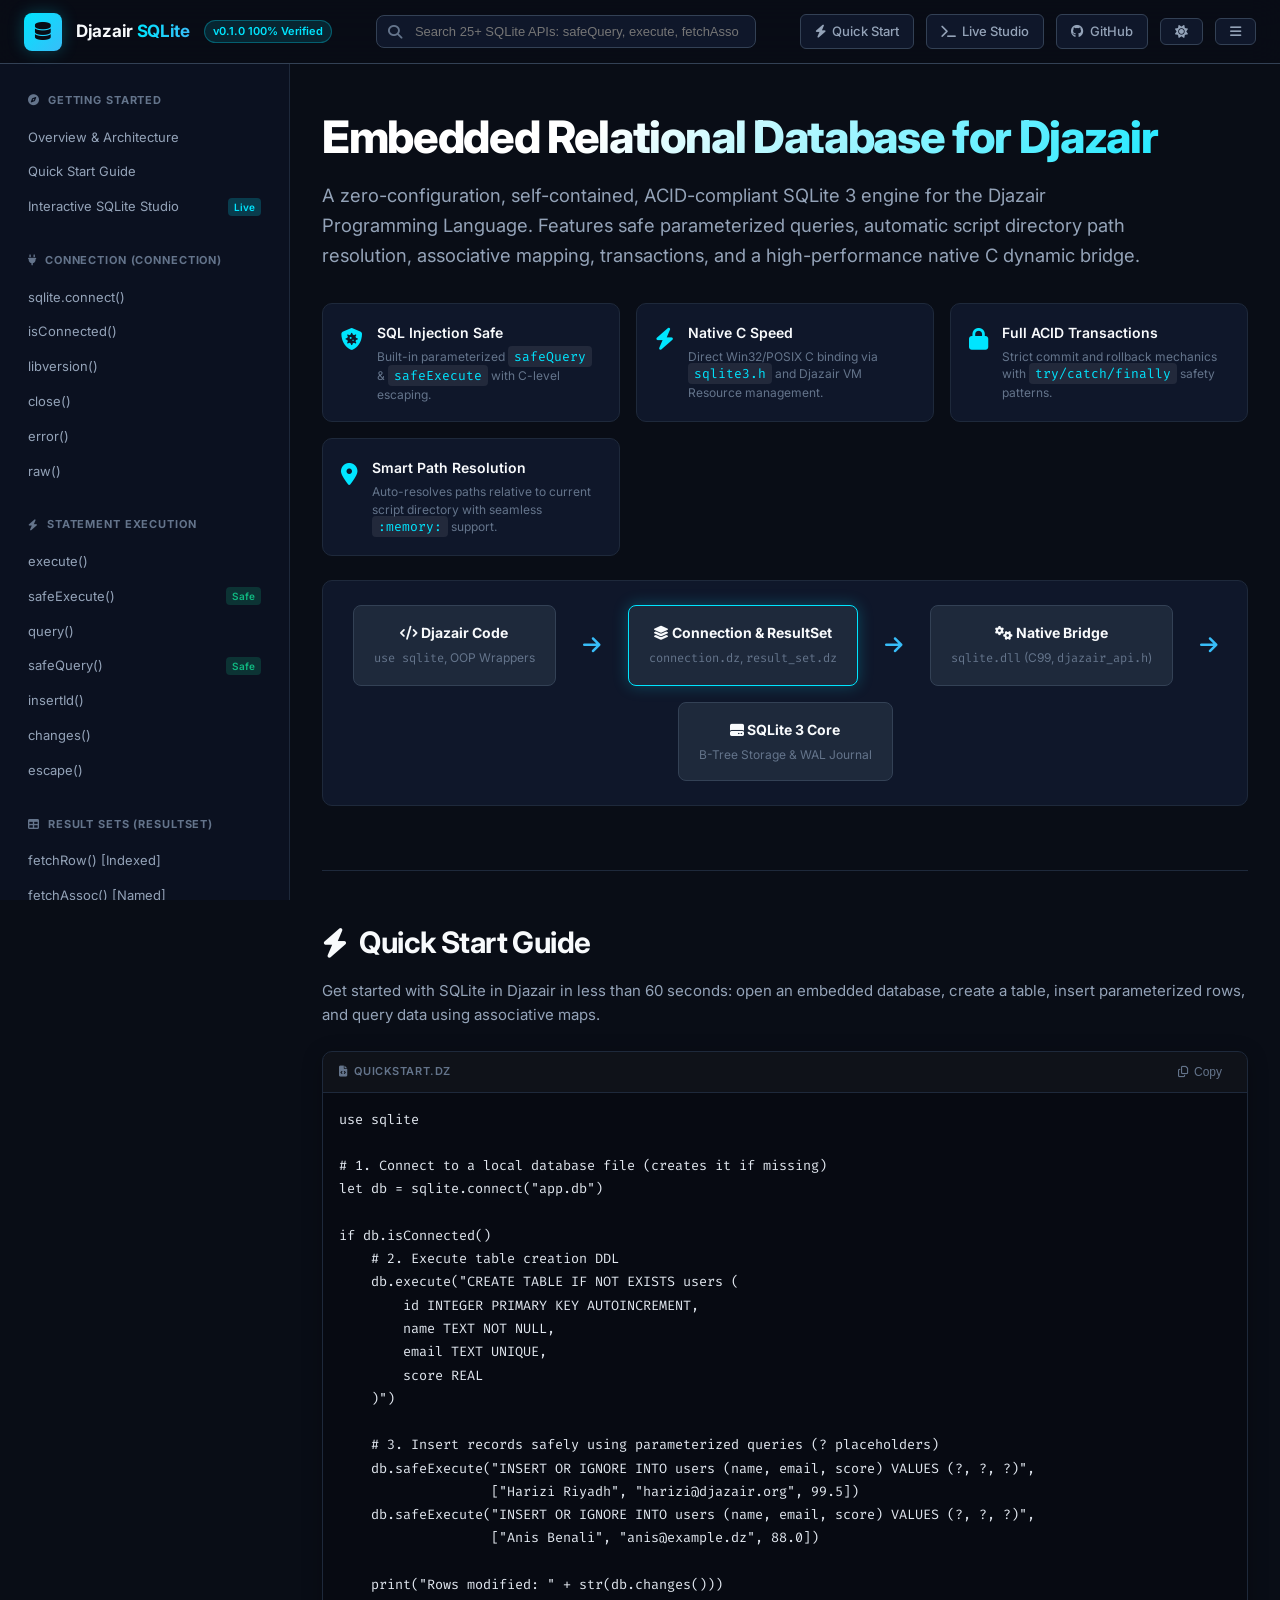
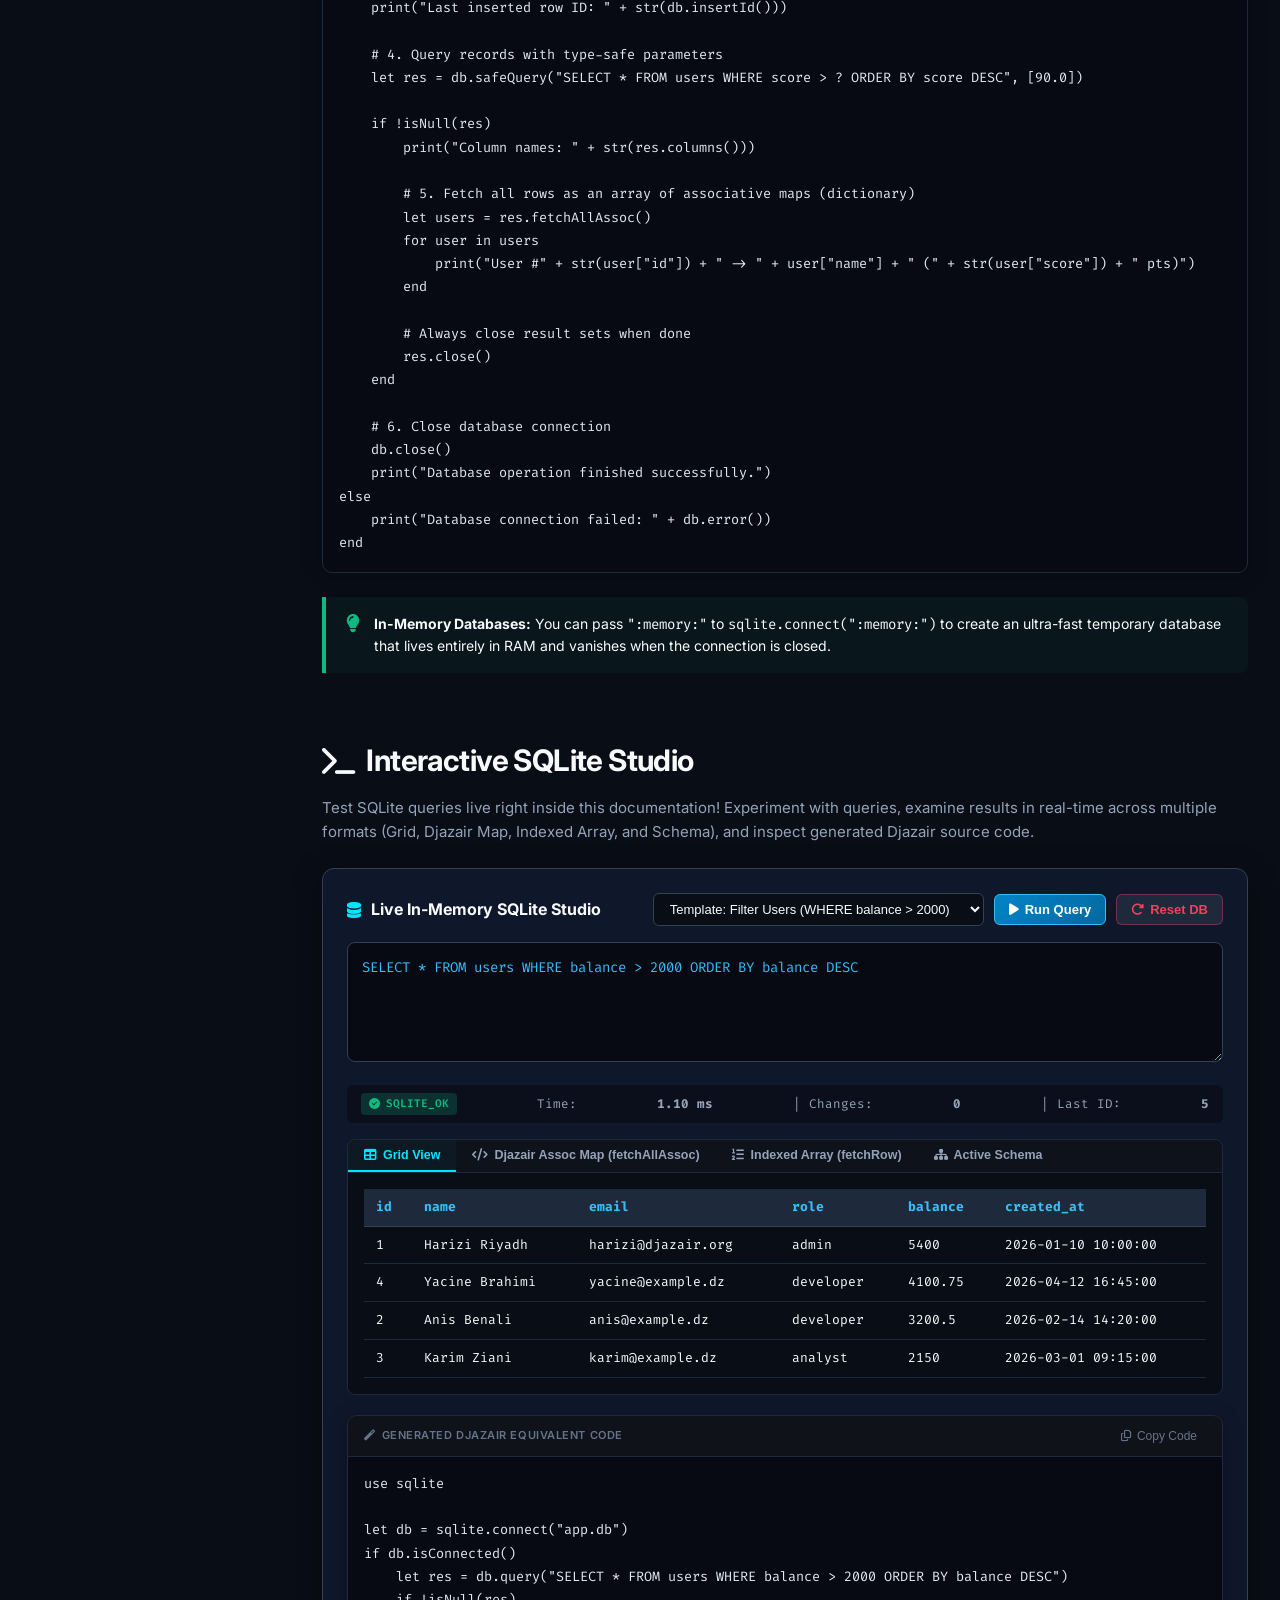
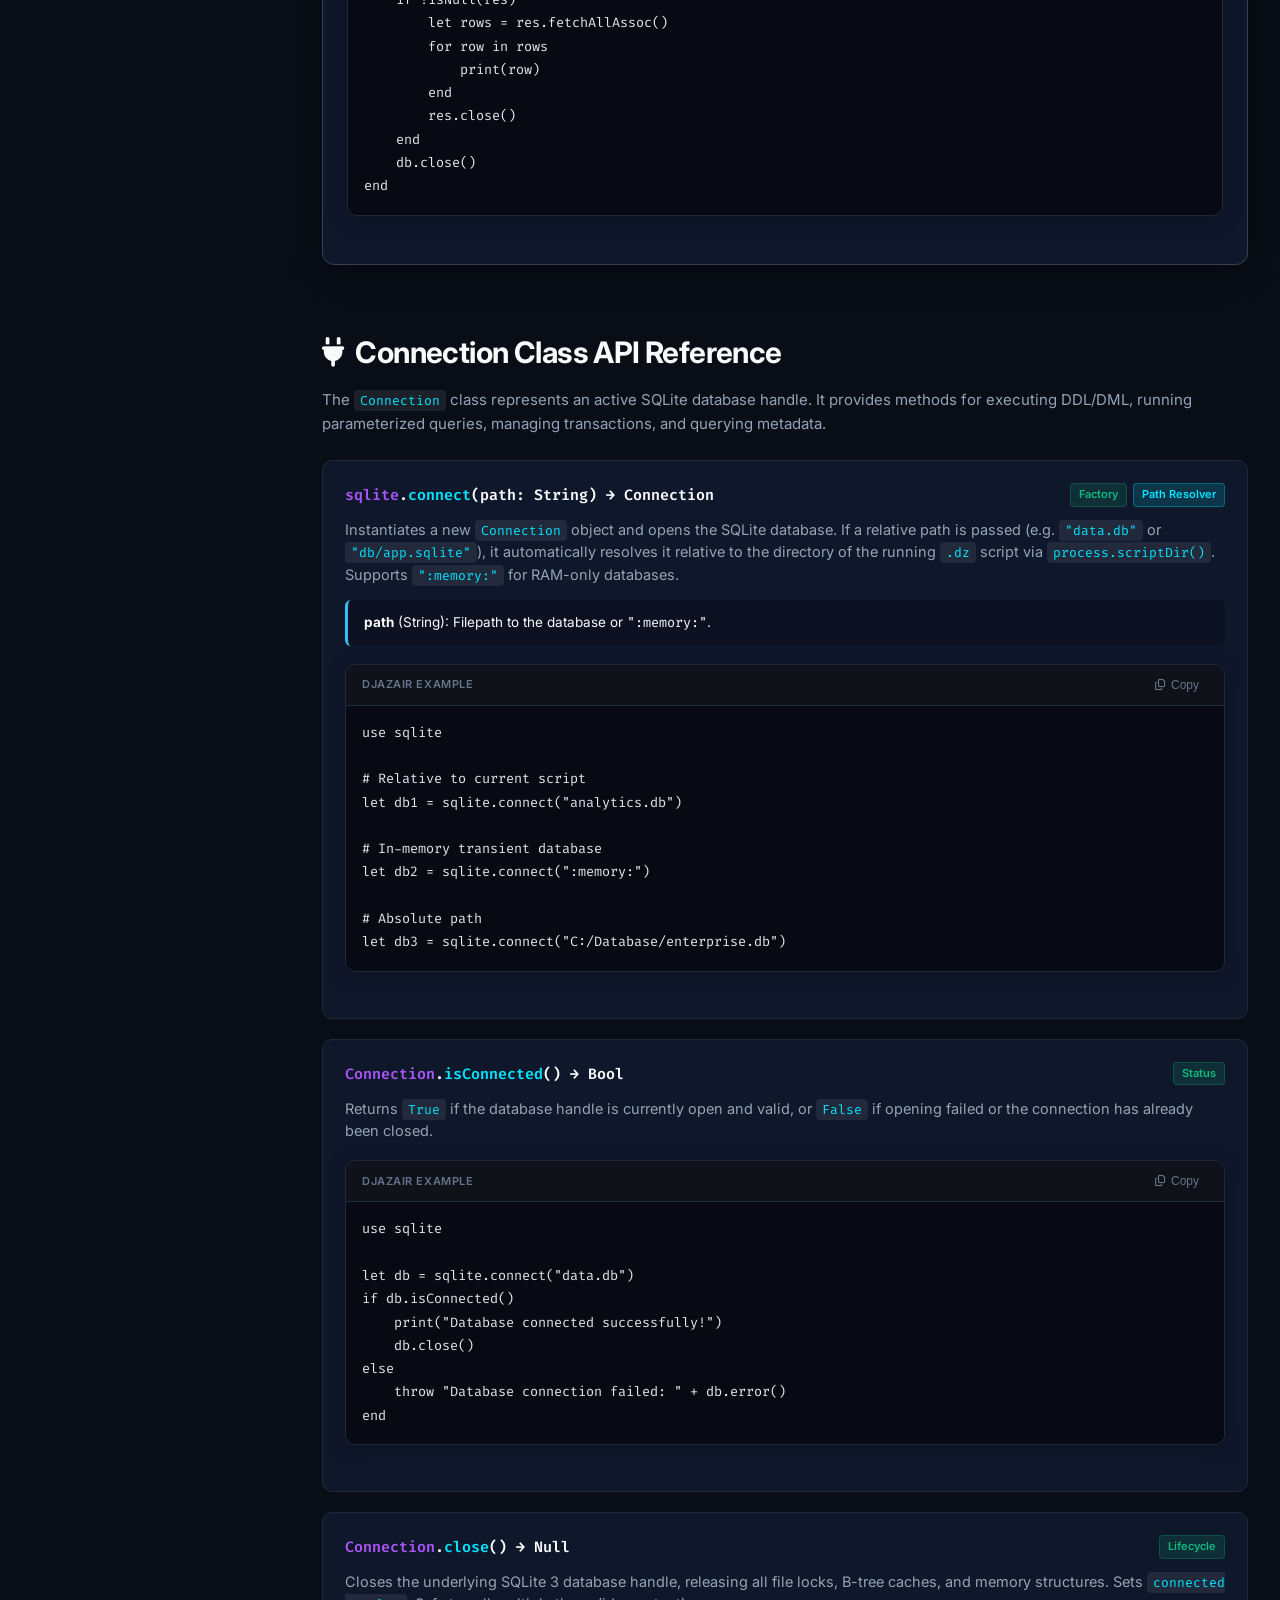
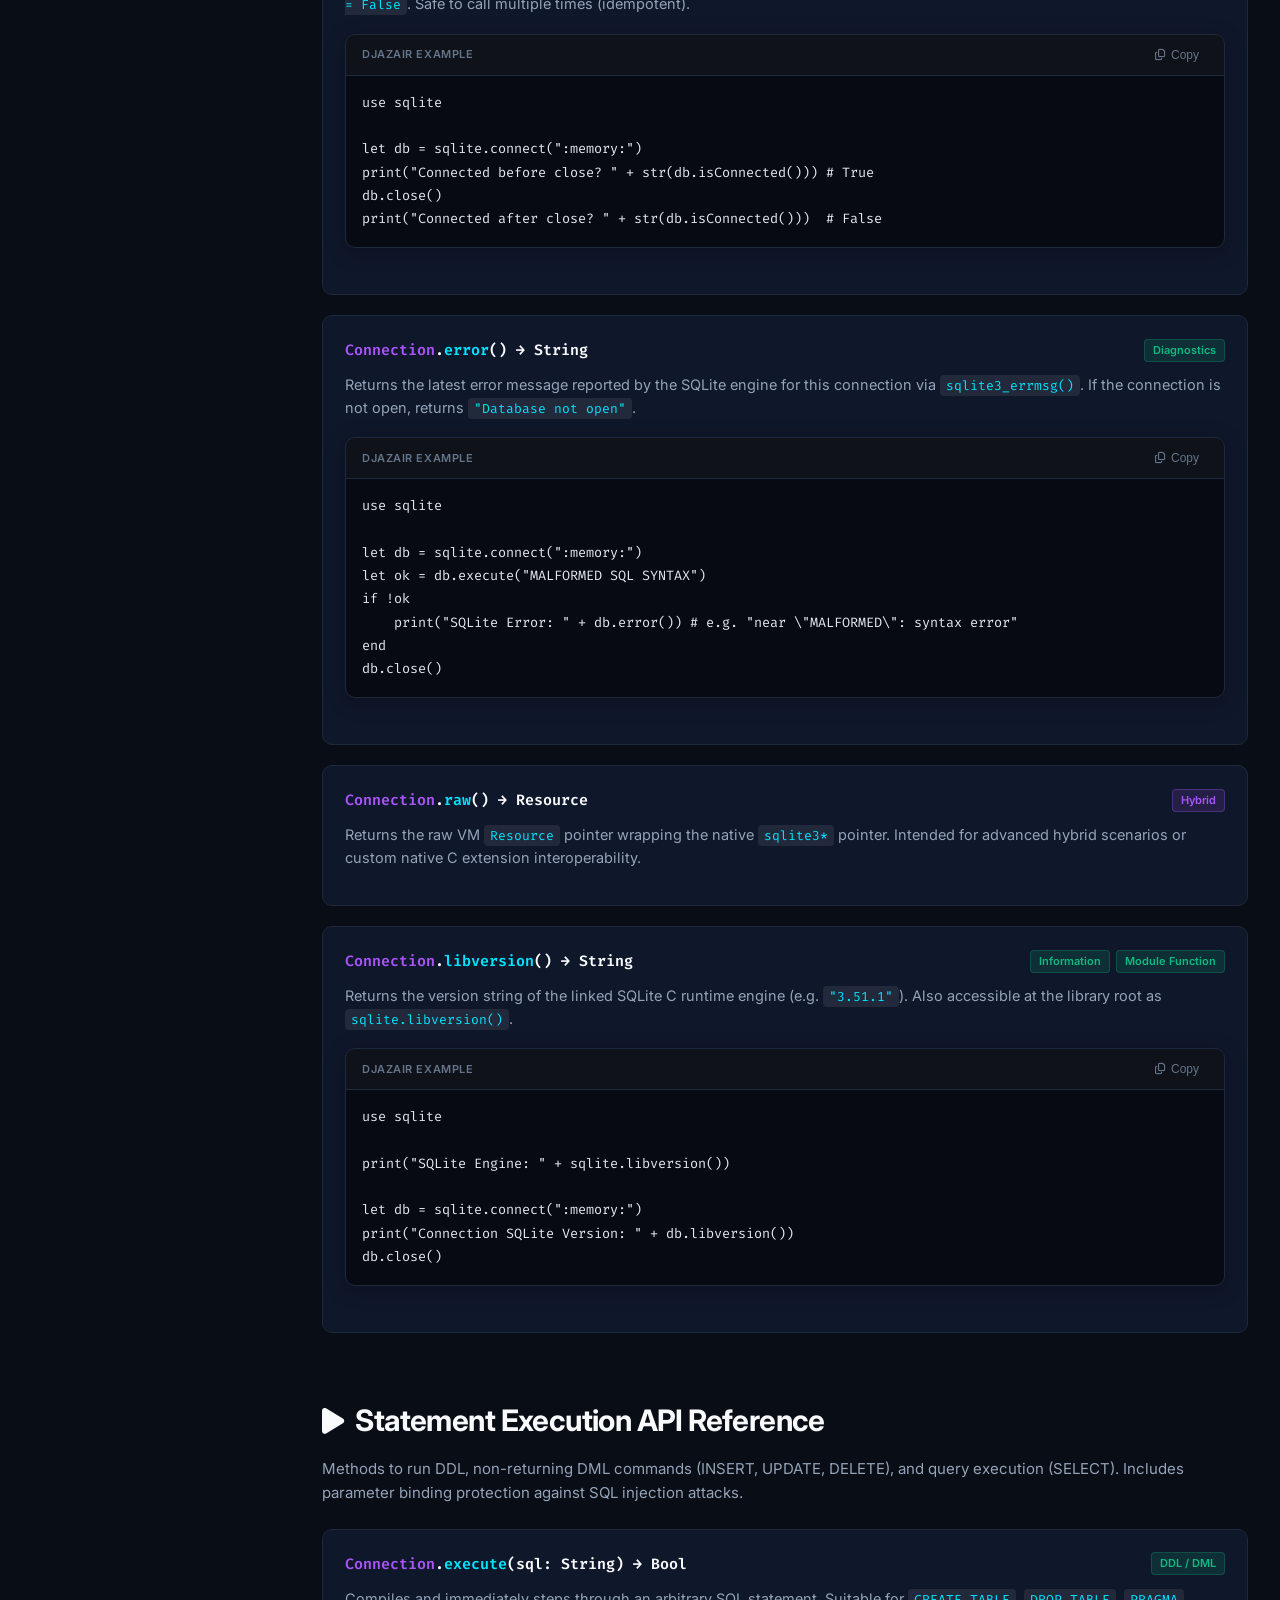
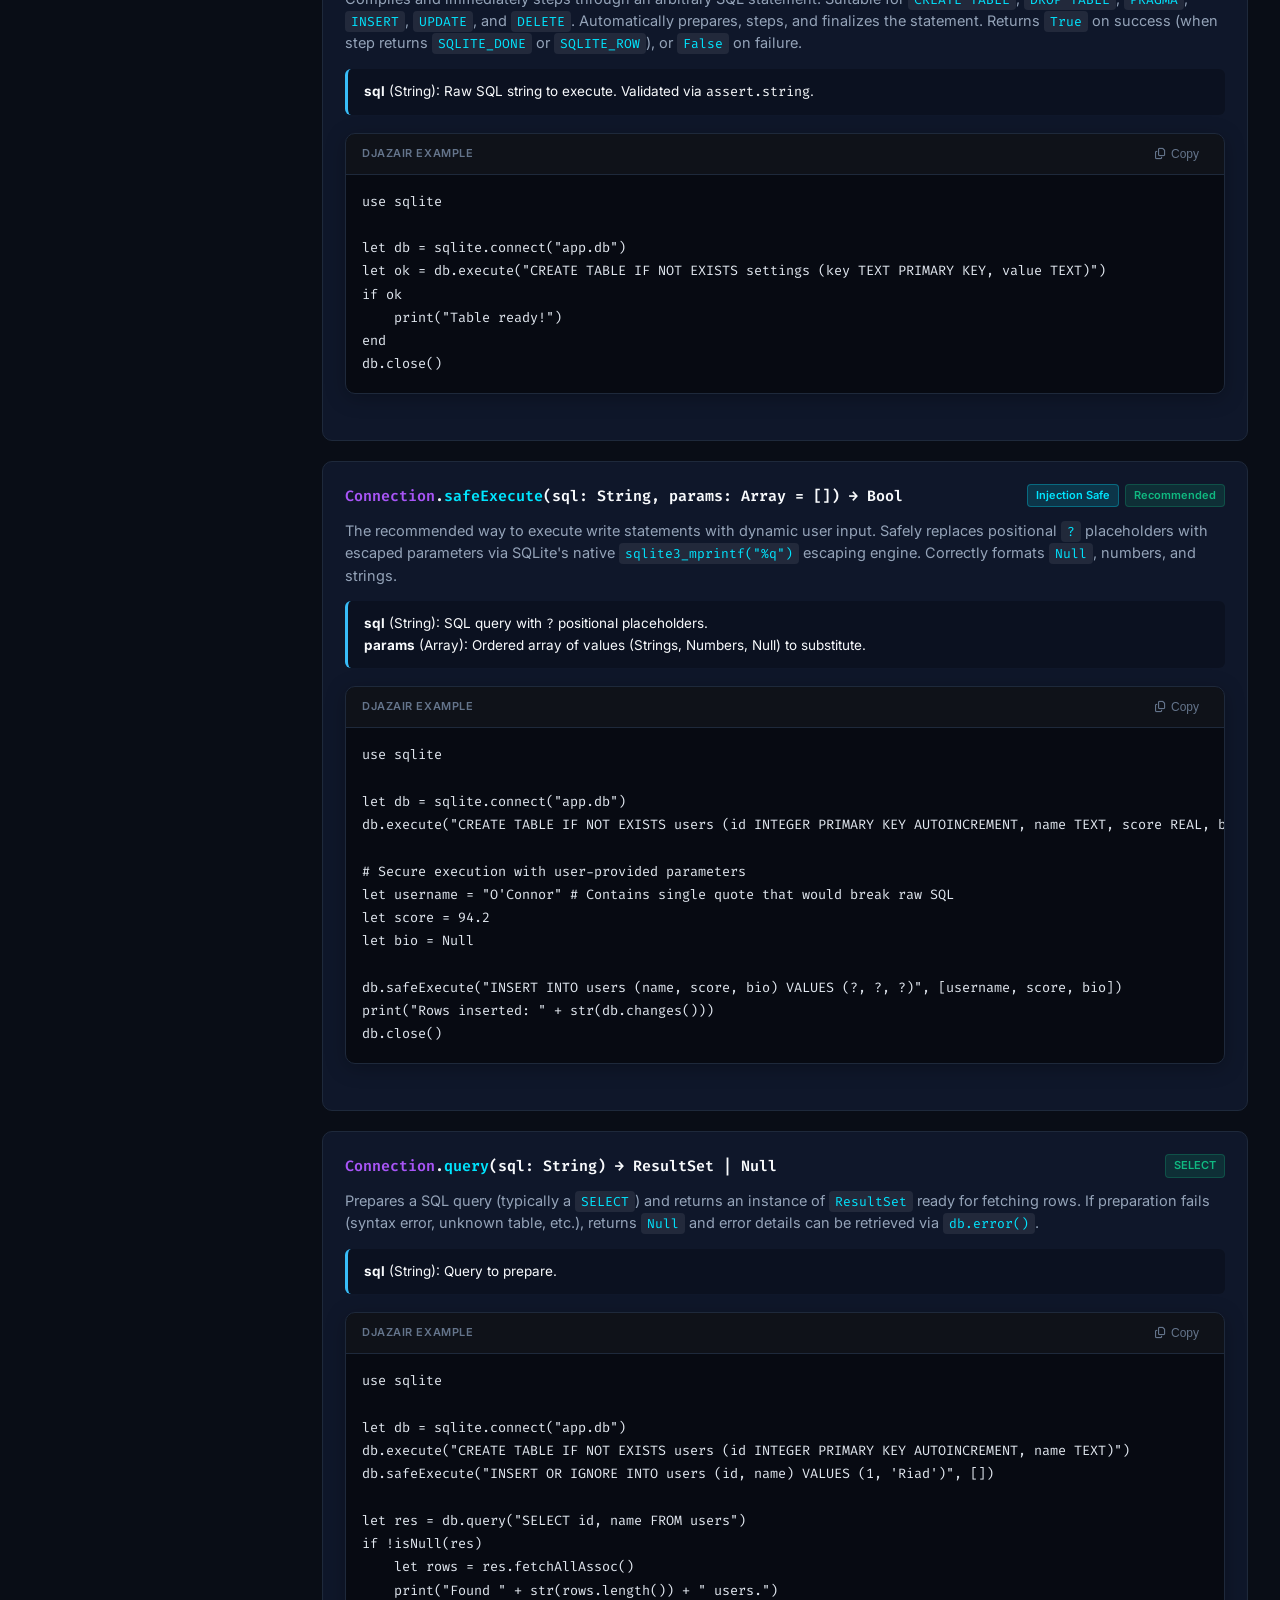
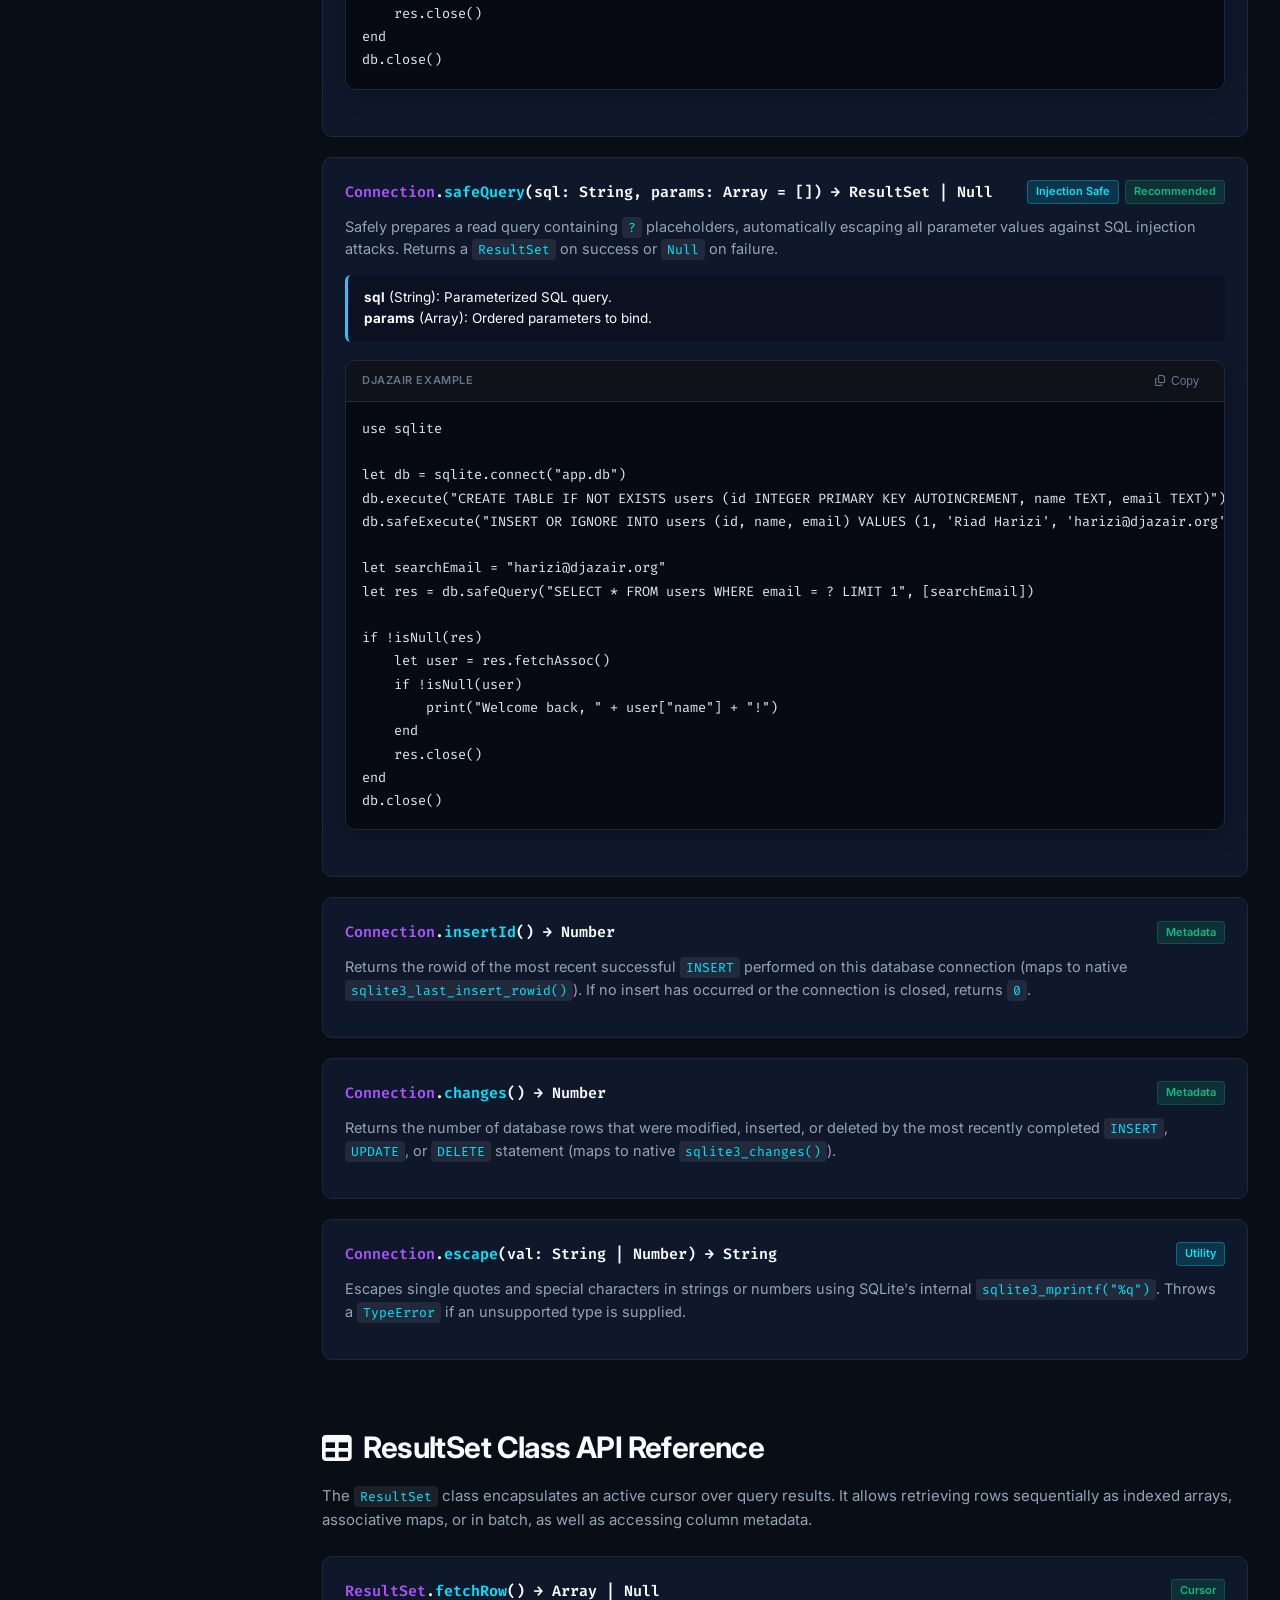
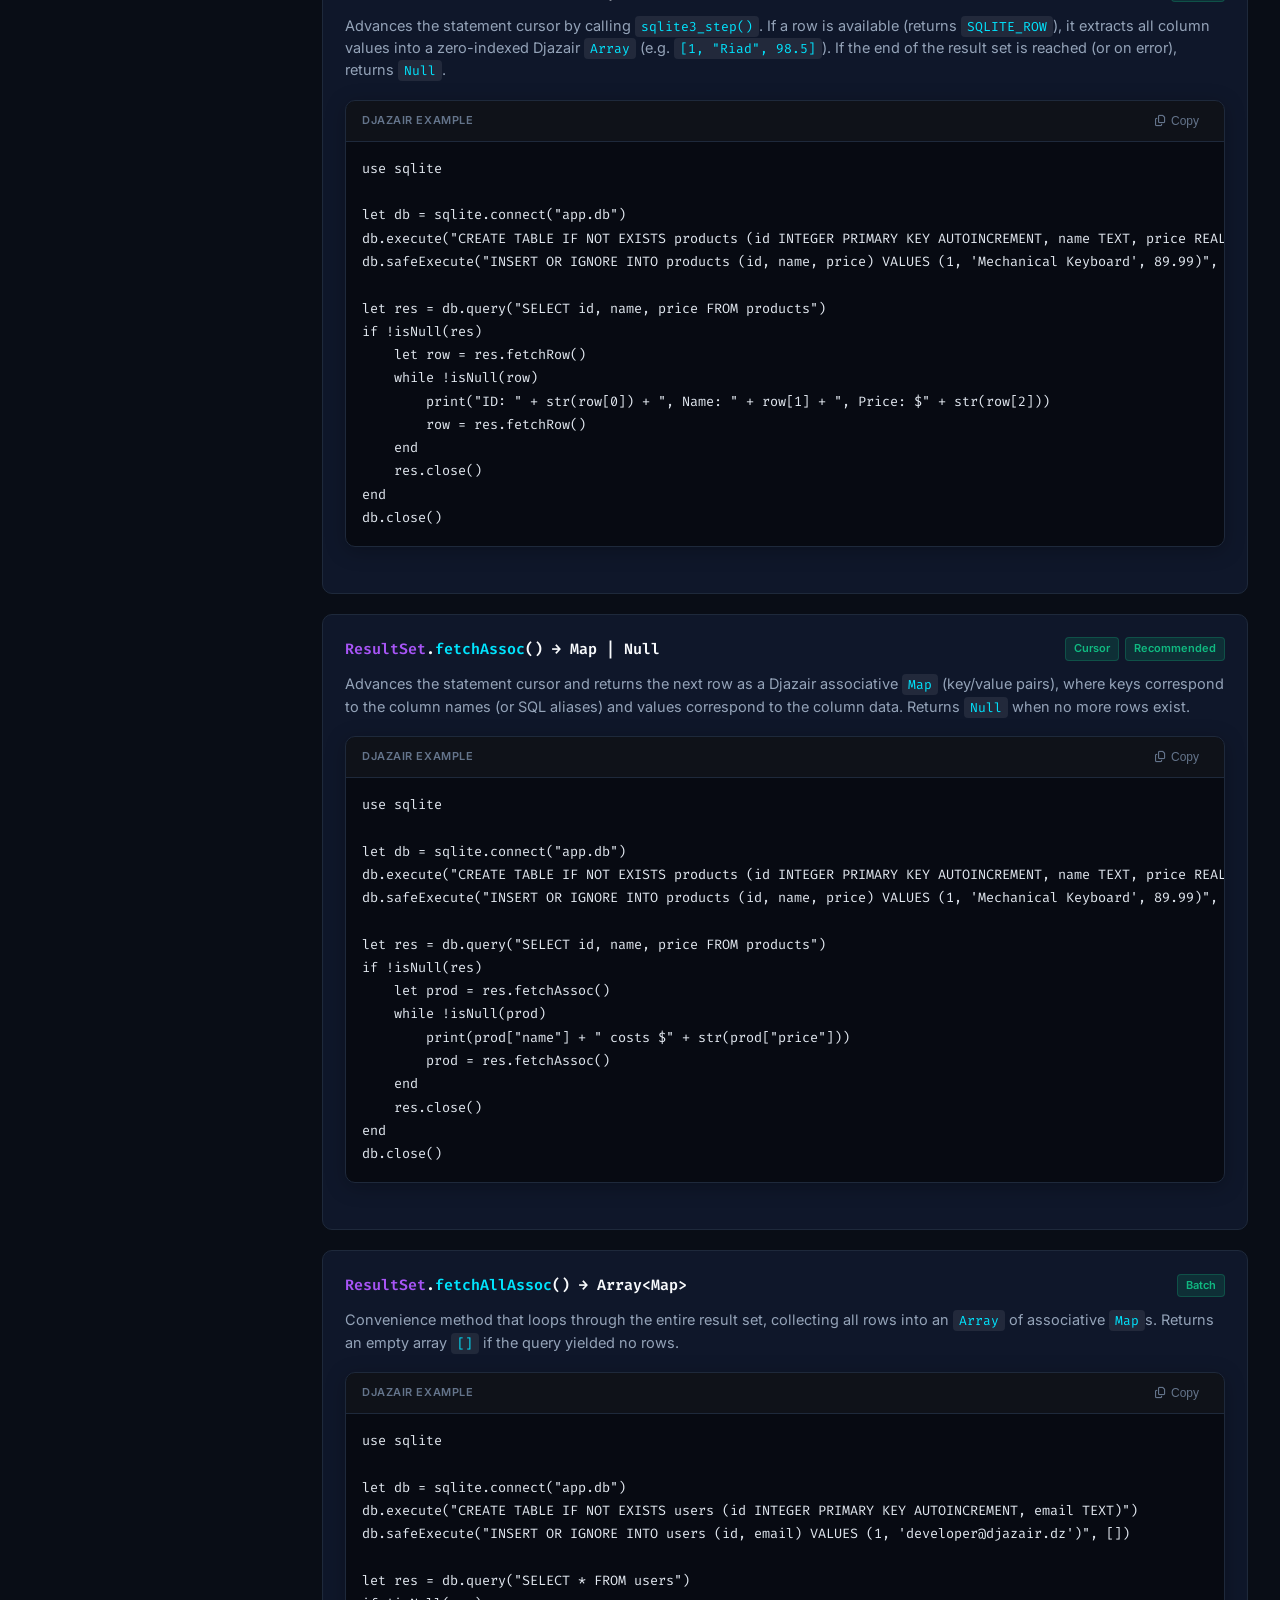
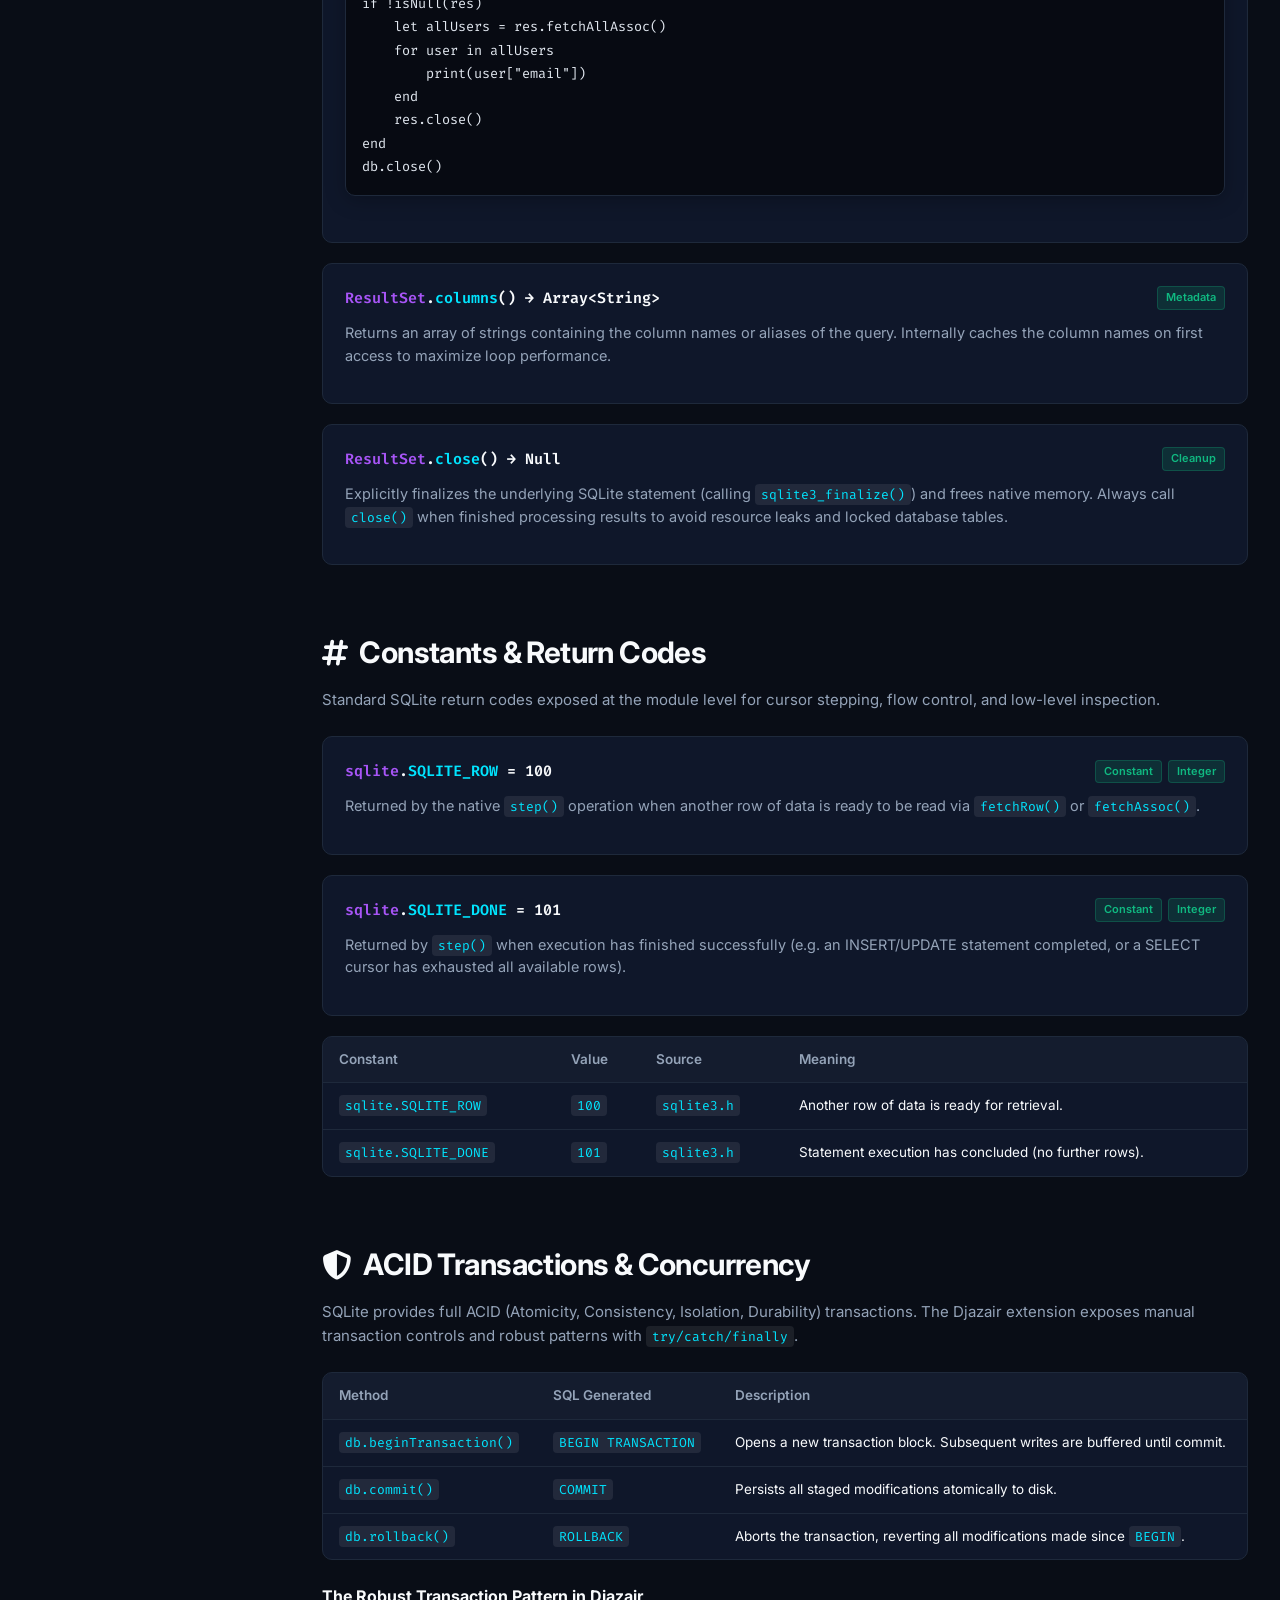
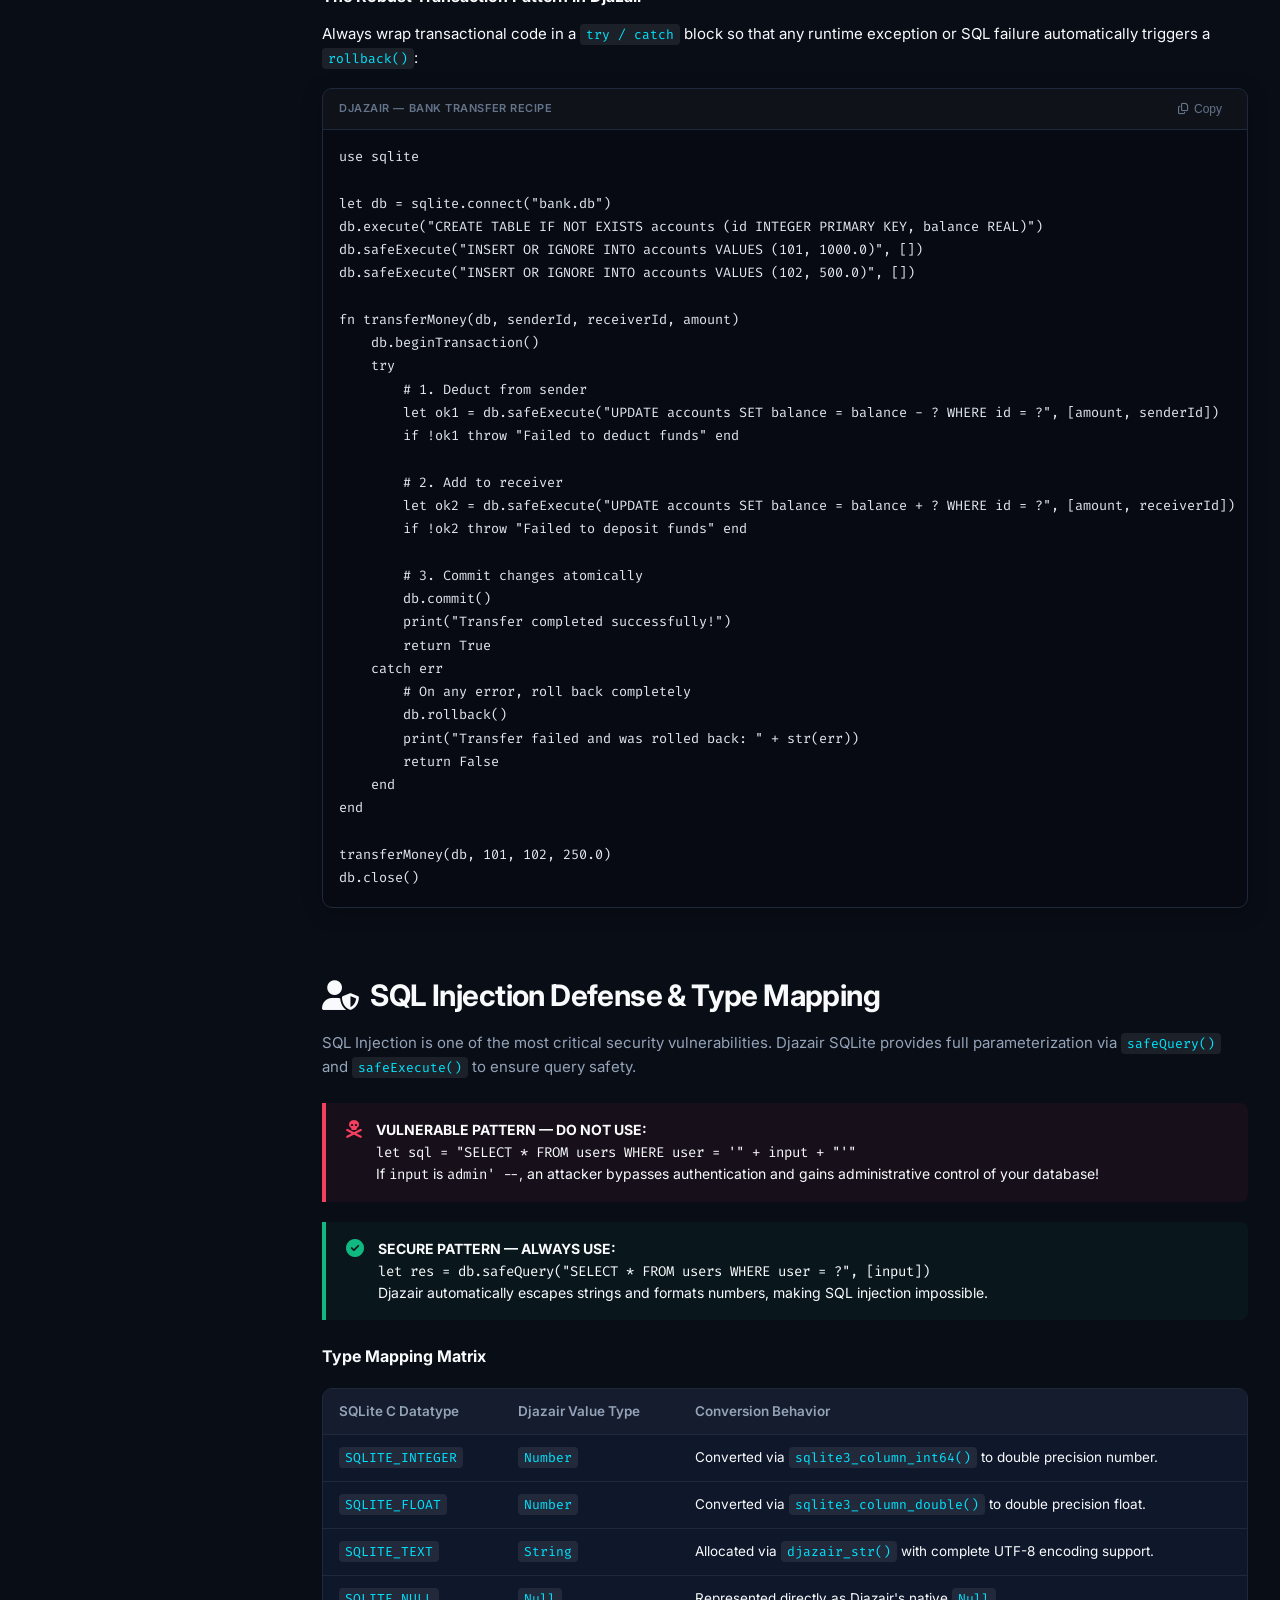
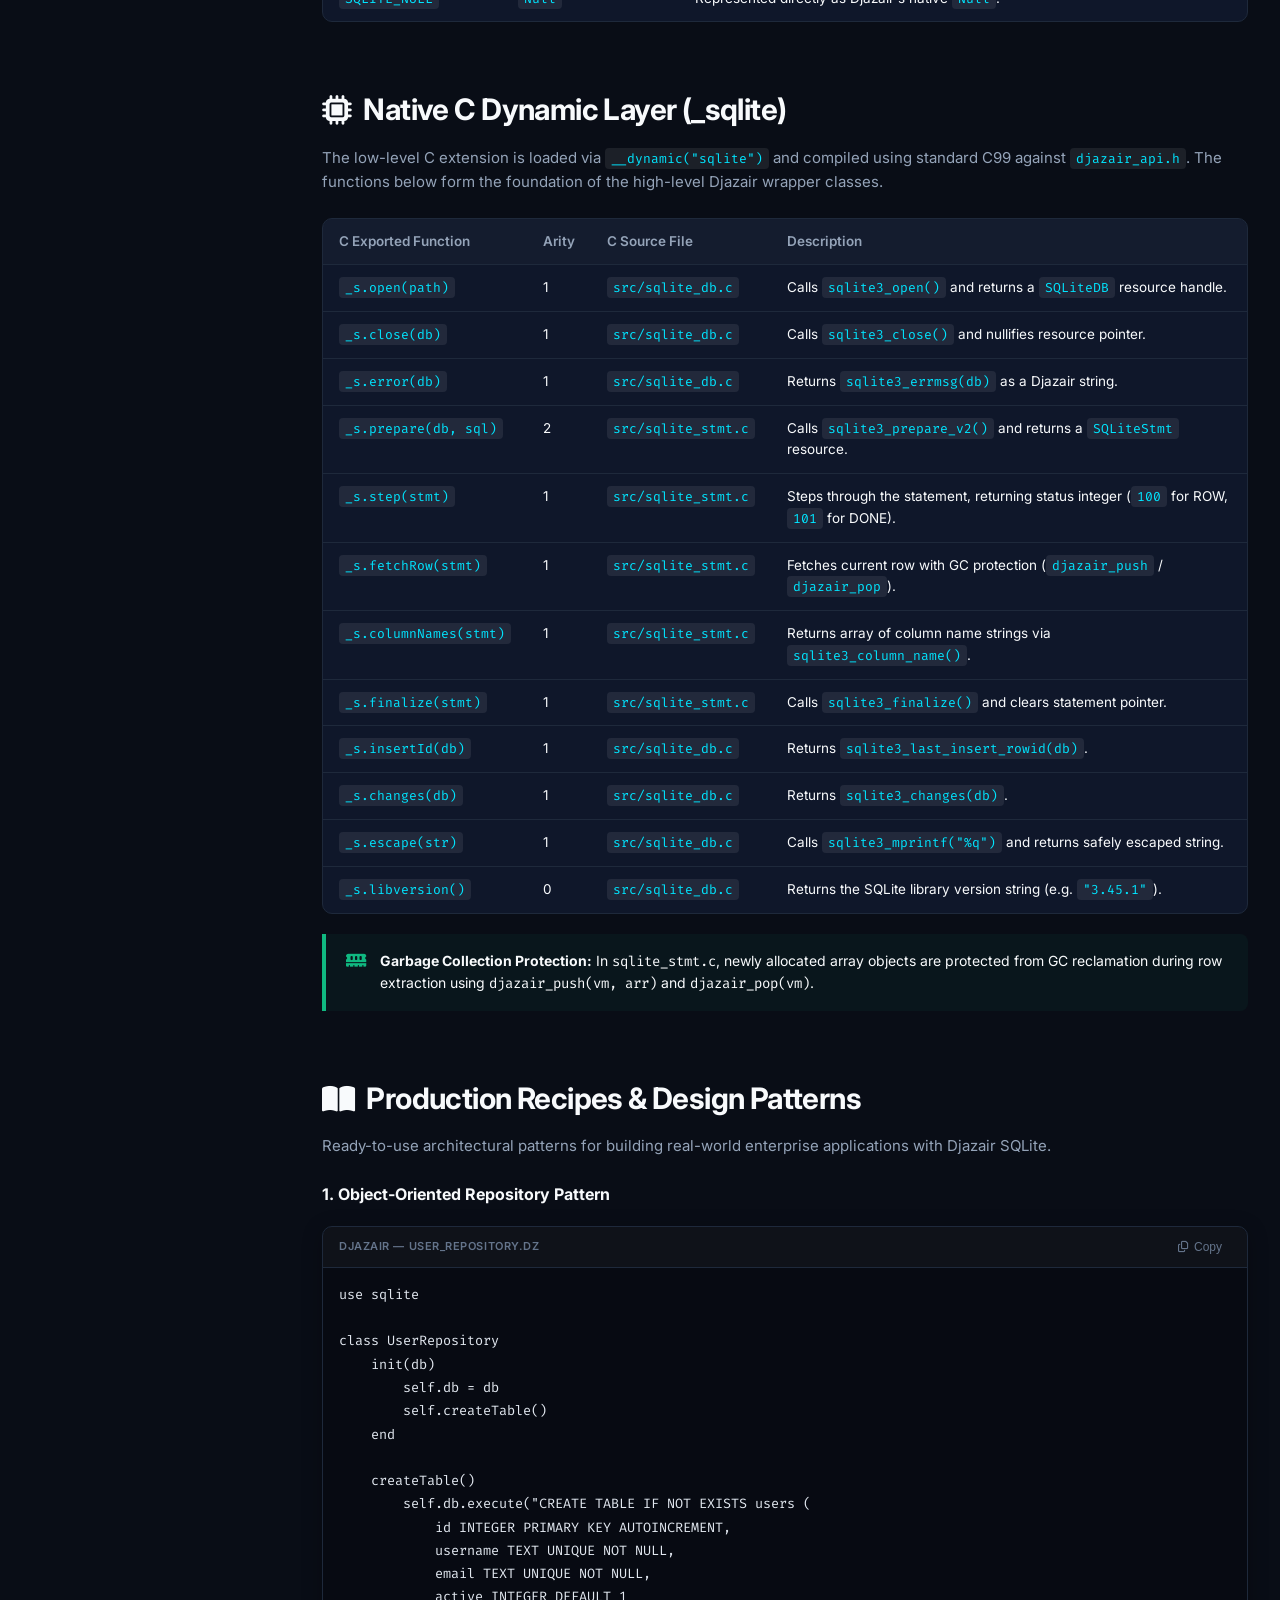
<file: sqlite/docs/index.html>
<!DOCTYPE html>
<html lang="en" data-theme="dark">
<head>
  <meta charset="UTF-8" />
  <meta name="viewport" content="width=device-width, initial-scale=1.0" />
  <title>Djazair SQLite Extension | Complete API Reference &amp; Interactive Studio</title>
  <link rel="preconnect" href="https://fonts.googleapis.com" />
  <link rel="preconnect" href="https://fonts.gstatic.com" crossorigin />
  <link href="https://fonts.googleapis.com/css2?family=Inter:wght@400;500;600;700;800&family=Fira+Code:wght@400;500;600&display=swap" rel="stylesheet" />
  <link rel="stylesheet" href="https://cdnjs.cloudflare.com/ajax/libs/font-awesome/6.4.0/css/all.min.css" />
  <link rel="stylesheet" href="docs.css" />
  <script src="https://cdnjs.cloudflare.com/ajax/libs/jquery/3.7.1/jquery.min.js"></script>
</head>
<body>

  <!-- Top Header Navigation -->
  <header class="top-header">
    <div class="logo-area">
      <div class="logo-icon"><i class="fas fa-database"></i></div>
      <div class="logo-text">Djazair <span>SQLite</span></div>
      <span class="badge-version">v0.1.0 100% Verified</span>
    </div>

    <div class="search-container">
      <i class="fas fa-search search-icon"></i>
      <input type="text" id="apiSearch" class="search-input" placeholder="Search 25+ SQLite APIs: safeQuery, execute, fetchAssoc, transaction, insertId..." autocomplete="off" />
    </div>

    <div class="header-actions">
      <a href="#quickstart" class="btn-header"><i class="fas fa-bolt"></i> Quick Start</a>
      <a href="#studio" class="btn-header"><i class="fas fa-terminal"></i> Live Studio</a>
      <a href="https://github.com/djazair-language/djazair-extensions" target="_blank" class="btn-header"><i class="fab fa-github"></i> GitHub</a>
      <button class="btn-header" id="themeToggleBtn" title="Toggle Dark/Light Theme"><i class="fas fa-sun"></i></button>
      <button class="btn-header" id="mobileMenuBtn" title="Toggle Navigation"><i class="fas fa-bars"></i></button>
    </div>
  </header>

  <!-- Navigation Sidebar -->
  <aside class="sidebar">
    <div class="nav-group">
      <div class="nav-title"><i class="fas fa-compass"></i> Getting Started</div>
      <ul class="nav-links">
        <li><a href="#overview" class="nav-item active"><span>Overview &amp; Architecture</span></a></li>
        <li><a href="#quickstart" class="nav-item"><span>Quick Start Guide</span></a></li>
        <li><a href="#studio" class="nav-item"><span>Interactive SQLite Studio</span> <span class="nav-tag live">Live</span></a></li>
      </ul>
    </div>

    <div class="nav-group">
      <div class="nav-title"><i class="fas fa-plug"></i> Connection (Connection)</div>
      <ul class="nav-links">
        <li><a href="#conn-connect" class="nav-item"><span>sqlite.connect()</span></a></li>
        <li><a href="#conn-is-connected" class="nav-item"><span>isConnected()</span></a></li>
        <li><a href="#conn-libversion" class="nav-item"><span>libversion()</span></a></li>
        <li><a href="#conn-close" class="nav-item"><span>close()</span></a></li>
        <li><a href="#conn-error" class="nav-item"><span>error()</span></a></li>
        <li><a href="#conn-raw" class="nav-item"><span>raw()</span></a></li>
      </ul>
    </div>

    <div class="nav-group">
      <div class="nav-title"><i class="fas fa-bolt"></i> Statement Execution</div>
      <ul class="nav-links">
        <li><a href="#exec-execute" class="nav-item"><span>execute()</span></a></li>
        <li><a href="#exec-safe-execute" class="nav-item"><span>safeExecute()</span> <span class="nav-tag sec">Safe</span></a></li>
        <li><a href="#exec-query" class="nav-item"><span>query()</span></a></li>
        <li><a href="#exec-safe-query" class="nav-item"><span>safeQuery()</span> <span class="nav-tag sec">Safe</span></a></li>
        <li><a href="#exec-insert-id" class="nav-item"><span>insertId()</span></a></li>
        <li><a href="#exec-changes" class="nav-item"><span>changes()</span></a></li>
        <li><a href="#exec-escape" class="nav-item"><span>escape()</span></a></li>
      </ul>
    </div>

    <div class="nav-group">
      <div class="nav-title"><i class="fas fa-table"></i> Result Sets (ResultSet)</div>
      <ul class="nav-links">
        <li><a href="#rs-fetch-row" class="nav-item"><span>fetchRow() [Indexed]</span></a></li>
        <li><a href="#rs-fetch-assoc" class="nav-item"><span>fetchAssoc() [Named]</span></a></li>
        <li><a href="#rs-fetch-all-assoc" class="nav-item"><span>fetchAllAssoc() [Array]</span></a></li>
        <li><a href="#rs-columns" class="nav-item"><span>columns()</span></a></li>
        <li><a href="#rs-raw" class="nav-item"><span>raw()</span></a></li>
        <li><a href="#rs-close" class="nav-item"><span>close()</span></a></li>
      </ul>
    </div>

    <div class="nav-group">
      <div class="nav-title"><i class="fas fa-hashtag"></i> Constants &amp; Codes</div>
      <ul class="nav-links">
        <li><a href="#const-sqlite-row" class="nav-item"><span>sqlite.SQLITE_ROW</span></a></li>
        <li><a href="#const-sqlite-done" class="nav-item"><span>sqlite.SQLITE_DONE</span></a></li>
      </ul>
    </div>

    <div class="nav-group">
      <div class="nav-title"><i class="fas fa-shield-alt"></i> Transactions &amp; Security</div>
      <ul class="nav-links">
        <li><a href="#tx-transactions" class="nav-item"><span>ACID Transactions</span> <span class="nav-tag">ACID</span></a></li>
        <li><a href="#sec-injection" class="nav-item"><span>SQL Injection Protection</span></a></li>
        <li><a href="#sec-types" class="nav-item"><span>Data Type Mapping</span></a></li>
      </ul>
    </div>

    <div class="nav-group">
      <div class="nav-title"><i class="fas fa-microchip"></i> Native C Interface</div>
      <ul class="nav-links">
        <li><a href="#native-funcs" class="nav-item"><span>_sqlite Native Methods</span></a></li>
        <li><a href="#native-gc" class="nav-item"><span>Resource &amp; GC Protection</span></a></li>
      </ul>
    </div>

    <div class="nav-group">
      <div class="nav-title"><i class="fas fa-book-open"></i> Production Recipes</div>
      <ul class="nav-links">
        <li><a href="#recipe-crud" class="nav-item"><span>Repository CRUD Pattern</span></a></li>
        <li><a href="#recipe-migrations" class="nav-item"><span>Schema Migrations</span></a></li>
        <li><a href="#recipe-json" class="nav-item"><span>JSON Document Storage</span></a></li>
        <li><a href="#recipe-pragmas" class="nav-item"><span>High-Performance PRAGMAs</span></a></li>
        <li><a href="#troubleshooting" class="nav-item"><span>Building &amp; Diagnostics</span></a></li>
      </ul>
    </div>
  </aside>

  <!-- Main Documentation Content -->
  <main class="main-wrapper">
    <div id="contentArea" class="content-container">

      <!-- Hero Section -->
      <section class="hero-section">
        <h1 class="hero-title">Embedded Relational Database for Djazair</h1>
        <p class="hero-lead">
          A zero-configuration, self-contained, ACID-compliant SQLite 3 engine for the Djazair Programming Language. Features safe parameterized queries, automatic script directory path resolution, associative mapping, transactions, and a high-performance native C dynamic bridge.
        </p>

        <div class="hero-features">
          <div class="feature-pill">
            <div class="icon"><i class="fas fa-shield-virus"></i></div>
            <div>
              <h4>SQL Injection Safe</h4>
              <p>Built-in parameterized <code>safeQuery</code> &amp; <code>safeExecute</code> with C-level escaping.</p>
            </div>
          </div>
          <div class="feature-pill">
            <div class="icon"><i class="fas fa-bolt"></i></div>
            <div>
              <h4>Native C Speed</h4>
              <p>Direct Win32/POSIX C binding via <code>sqlite3.h</code> and Djazair VM Resource management.</p>
            </div>
          </div>
          <div class="feature-pill">
            <div class="icon"><i class="fas fa-lock"></i></div>
            <div>
              <h4>Full ACID Transactions</h4>
              <p>Strict commit and rollback mechanics with <code>try/catch/finally</code> safety patterns.</p>
            </div>
          </div>
          <div class="feature-pill">
            <div class="icon"><i class="fas fa-map-marker-alt"></i></div>
            <div>
              <h4>Smart Path Resolution</h4>
              <p>Auto-resolves paths relative to current script directory with seamless <code>:memory:</code> support.</p>
            </div>
          </div>
        </div>

        <!-- Architecture Flow Diagram -->
        <div class="arch-diagram">
          <div class="arch-node">
            <div class="title"><i class="fas fa-code"></i> Djazair Code</div>
            <div class="sub"><code>use sqlite</code>, OOP Wrappers</div>
          </div>
          <div class="arch-arrow"><i class="fas fa-arrow-right"></i></div>
          <div class="arch-node highlight">
            <div class="title"><i class="fas fa-layer-group"></i> Connection &amp; ResultSet</div>
            <div class="sub"><code>connection.dz</code>, <code>result_set.dz</code></div>
          </div>
          <div class="arch-arrow"><i class="fas fa-arrow-right"></i></div>
          <div class="arch-node">
            <div class="title"><i class="fas fa-cogs"></i> Native Bridge</div>
            <div class="sub"><code>sqlite.dll</code> (C99, <code>djazair_api.h</code>)</div>
          </div>
          <div class="arch-arrow"><i class="fas fa-arrow-right"></i></div>
          <div class="arch-node">
            <div class="title"><i class="fas fa-hdd"></i> SQLite 3 Core</div>
            <div class="sub">B-Tree Storage &amp; WAL Journal</div>
          </div>
        </div>
      </section>

      <!-- Section: Quick Start Guide -->
      <section id="quickstart" class="doc-section">
        <h2 class="section-title"><i class="fas fa-bolt"></i> Quick Start Guide</h2>
        <p class="section-desc">
          Get started with SQLite in Djazair in less than 60 seconds: open an embedded database, create a table, insert parameterized rows, and query data using associative maps.
        </p>

        <div class="code-wrapper">
          <div class="code-header">
            <span class="code-lang"><i class="fas fa-file-code"></i> quickstart.dz</span>
            <button class="btn-copy"><i class="far fa-copy"></i> Copy</button>
          </div>
          <div class="code-body">
            <pre><code>use sqlite

# 1. Connect to a local database file (creates it if missing)
let db = sqlite.connect("app.db")

if db.isConnected()
    # 2. Execute table creation DDL
    db.execute("CREATE TABLE IF NOT EXISTS users (
        id INTEGER PRIMARY KEY AUTOINCREMENT,
        name TEXT NOT NULL,
        email TEXT UNIQUE,
        score REAL
    )")

    # 3. Insert records safely using parameterized queries (? placeholders)
    db.safeExecute("INSERT OR IGNORE INTO users (name, email, score) VALUES (?, ?, ?)", 
                   ["Harizi Riyadh", "harizi@djazair.org", 99.5])
    db.safeExecute("INSERT OR IGNORE INTO users (name, email, score) VALUES (?, ?, ?)", 
                   ["Anis Benali", "anis@example.dz", 88.0])

    print("Rows modified: " + str(db.changes()))
    print("Last inserted row ID: " + str(db.insertId()))

    # 4. Query records with type-safe parameters
    let res = db.safeQuery("SELECT * FROM users WHERE score > ? ORDER BY score DESC", [90.0])

    if !isNull(res)
        print("Column names: " + str(res.columns()))

        # 5. Fetch all rows as an array of associative maps (dictionary)
        let users = res.fetchAllAssoc()
        for user in users
            print("User #" + str(user["id"]) + " -> " + user["name"] + " (" + str(user["score"]) + " pts)")
        end

        # Always close result sets when done
        res.close()
    end

    # 6. Close database connection
    db.close()
    print("Database operation finished successfully.")
else
    print("Database connection failed: " + db.error())
end</code></pre>
          </div>
        </div>

        <div class="alert-box tip">
          <i class="fas fa-lightbulb"></i>
          <div>
            <strong>In-Memory Databases:</strong> You can pass <code>":memory:"</code> to <code>sqlite.connect(":memory:")</code> to create an ultra-fast temporary database that lives entirely in RAM and vanishes when the connection is closed.
          </div>
        </div>
      </section>

      <!-- Section: Interactive SQLite Studio / Simulator -->
      <section id="studio" class="doc-section">
        <h2 class="section-title"><i class="fas fa-terminal"></i> Interactive SQLite Studio</h2>
        <p class="section-desc">
          Test SQLite queries live right inside this documentation! Experiment with queries, examine results in real-time across multiple formats (Grid, Djazair Map, Indexed Array, and Schema), and inspect generated Djazair source code.
        </p>

        <div class="simulator-box">
          <div class="studio-toolbar">
            <div class="studio-title">
              <i class="fas fa-database"></i> Live In-Memory SQLite Studio
            </div>
            <div class="studio-actions">
              <select id="templateSelect" class="studio-select" title="Load Query Template">
                <option value="select_users">Template: Filter Users (WHERE balance > 2000)</option>
                <option value="select_products">Template: Low Stock Products (stock < 50)</option>
                <option value="insert_user">Template: INSERT New User</option>
                <option value="update_balance">Template: UPDATE Balances (+500)</option>
                <option value="delete_user">Template: DELETE User (id = 5)</option>
                <option value="tx_transfer">Template: ACID Bank Transfer (BEGIN/COMMIT)</option>
              </select>
              <button class="btn-studio primary" id="runQueryBtn"><i class="fas fa-play"></i> Run Query</button>
              <button class="btn-studio danger" id="resetDbBtn"><i class="fas fa-redo-alt"></i> Reset DB</button>
            </div>
          </div>

          <div class="sql-editor-container">
            <textarea id="sqlInput" class="sql-editor" spellcheck="false" placeholder="Enter SQL query here... (e.g. SELECT * FROM users)">SELECT * FROM users WHERE balance > 2000 ORDER BY balance DESC</textarea>
          </div>

          <!-- Status Bar -->
          <div class="studio-status-bar" id="studioStatus">
            <span class="status-badge ok"><i class="fas fa-check-circle"></i> Ready</span> Press Run Query or Ctrl+Enter to execute.
          </div>

          <!-- Studio Results Tabs -->
          <div class="studio-results-wrapper">
            <div class="studio-nav">
              <button class="studio-tab-btn active" data-studio-tab="grid"><i class="fas fa-table"></i> Grid View</button>
              <button class="studio-tab-btn" data-studio-tab="assoc"><i class="fas fa-code"></i> Djazair Assoc Map (fetchAllAssoc)</button>
              <button class="studio-tab-btn" data-studio-tab="row"><i class="fas fa-list-ol"></i> Indexed Array (fetchRow)</button>
              <button class="studio-tab-btn" data-studio-tab="schema"><i class="fas fa-sitemap"></i> Active Schema</button>
            </div>

            <div class="studio-pane active" id="pane-grid">
              <!-- Rendered via JS -->
            </div>
            <div class="studio-pane" id="pane-assoc">
              <!-- Rendered via JS -->
            </div>
            <div class="studio-pane" id="pane-row">
              <!-- Rendered via JS -->
            </div>
            <div class="studio-pane" id="pane-schema">
              <!-- Rendered via JS -->
            </div>
          </div>

          <!-- Live Generated Djazair Code -->
          <div class="code-wrapper" style="margin-top:20px;">
            <div class="code-header">
              <span class="code-lang"><i class="fas fa-magic"></i> Generated Djazair Equivalent Code</span>
              <button class="btn-copy"><i class="far fa-copy"></i> Copy Code</button>
            </div>
            <div class="code-body">
              <pre><code id="simDjazairCode"># Generated Djazair code will appear here...</code></pre>
            </div>
          </div>
        </div>
      </section>

      <!-- Section: Connection Management -->
      <section id="conn-management" class="doc-section">
        <h2 class="section-title"><i class="fas fa-plug"></i> Connection Class API Reference</h2>
        <p class="section-desc">
          The <code>Connection</code> class represents an active SQLite database handle. It provides methods for executing DDL/DML, running parameterized queries, managing transactions, and querying metadata.
        </p>

        <!-- Method: sqlite.connect() -->
        <div class="method-card" id="conn-connect">
          <div class="method-header">
            <div class="method-sig">
              <span class="method-class">sqlite</span>.<span class="method-name">connect</span>(path: String) &rarr; Connection
            </div>
            <div class="method-badges">
              <span class="method-badge">Factory</span>
              <span class="method-badge safe">Path Resolver</span>
            </div>
          </div>
          <p class="method-desc">
            Instantiates a new <code>Connection</code> object and opens the SQLite database. If a relative path is passed (e.g. <code>"data.db"</code> or <code>"db/app.sqlite"</code>), it automatically resolves it relative to the directory of the running <code>.dz</code> script via <code>process.scriptDir()</code>. Supports <code>":memory:"</code> for RAM-only databases.
          </p>

          <div class="param-specs">
            <div><strong>path</strong> (String): Filepath to the database or <code>":memory:"</code>.</div>
          </div>

          <div class="code-wrapper">
            <div class="code-header">
              <span class="code-lang">Djazair Example</span>
              <button class="btn-copy"><i class="far fa-copy"></i> Copy</button>
            </div>
            <div class="code-body">
              <pre><code>use sqlite

# Relative to current script
let db1 = sqlite.connect("analytics.db")

# In-memory transient database
let db2 = sqlite.connect(":memory:")

# Absolute path
let db3 = sqlite.connect("C:/Database/enterprise.db")</code></pre>
            </div>
          </div>
        </div>

        <!-- Method: isConnected() -->
        <div class="method-card" id="conn-is-connected">
          <div class="method-header">
            <div class="method-sig">
              <span class="method-class">Connection</span>.<span class="method-name">isConnected</span>() &rarr; Bool
            </div>
            <div class="method-badges">
              <span class="method-badge">Status</span>
            </div>
          </div>
          <p class="method-desc">
            Returns <code>True</code> if the database handle is currently open and valid, or <code>False</code> if opening failed or the connection has already been closed.
          </p>

          <div class="code-wrapper">
            <div class="code-header">
              <span class="code-lang">Djazair Example</span>
              <button class="btn-copy"><i class="far fa-copy"></i> Copy</button>
            </div>
            <div class="code-body">
              <pre><code>use sqlite

let db = sqlite.connect("data.db")
if db.isConnected()
    print("Database connected successfully!")
    db.close()
else
    throw "Database connection failed: " + db.error()
end</code></pre>
            </div>
          </div>
        </div>

        <!-- Method: close() -->
        <div class="method-card" id="conn-close">
          <div class="method-header">
            <div class="method-sig">
              <span class="method-class">Connection</span>.<span class="method-name">close</span>() &rarr; Null
            </div>
            <div class="method-badges">
              <span class="method-badge">Lifecycle</span>
            </div>
          </div>
          <p class="method-desc">
            Closes the underlying SQLite 3 database handle, releasing all file locks, B-tree caches, and memory structures. Sets <code>connected = False</code>. Safe to call multiple times (idempotent).
          </p>

          <div class="code-wrapper">
            <div class="code-header">
              <span class="code-lang">Djazair Example</span>
              <button class="btn-copy"><i class="far fa-copy"></i> Copy</button>
            </div>
            <div class="code-body">
              <pre><code>use sqlite

let db = sqlite.connect(":memory:")
print("Connected before close? " + str(db.isConnected())) # True
db.close()
print("Connected after close? " + str(db.isConnected()))  # False</code></pre>
            </div>
          </div>
        </div>

        <!-- Method: error() -->
        <div class="method-card" id="conn-error">
          <div class="method-header">
            <div class="method-sig">
              <span class="method-class">Connection</span>.<span class="method-name">error</span>() &rarr; String
            </div>
            <div class="method-badges">
              <span class="method-badge">Diagnostics</span>
            </div>
          </div>
          <p class="method-desc">
            Returns the latest error message reported by the SQLite engine for this connection via <code>sqlite3_errmsg()</code>. If the connection is not open, returns <code>"Database not open"</code>.
          </p>

          <div class="code-wrapper">
            <div class="code-header">
              <span class="code-lang">Djazair Example</span>
              <button class="btn-copy"><i class="far fa-copy"></i> Copy</button>
            </div>
            <div class="code-body">
              <pre><code>use sqlite

let db = sqlite.connect(":memory:")
let ok = db.execute("MALFORMED SQL SYNTAX")
if !ok
    print("SQLite Error: " + db.error()) # e.g. "near \"MALFORMED\": syntax error"
end
db.close()</code></pre>
            </div>
          </div>
        </div>

        <!-- Method: raw() -->
        <div class="method-card" id="conn-raw">
          <div class="method-header">
            <div class="method-sig">
              <span class="method-class">Connection</span>.<span class="method-name">raw</span>() &rarr; Resource
            </div>
            <div class="method-badges">
              <span class="method-badge native">Hybrid</span>
            </div>
          </div>
          <p class="method-desc">
            Returns the raw VM <code>Resource</code> pointer wrapping the native <code>sqlite3*</code> pointer. Intended for advanced hybrid scenarios or custom native C extension interoperability.
          </p>
        </div>

        <!-- Method: libversion() -->
        <div class="method-card" id="conn-libversion">
          <div class="method-header">
            <div class="method-sig">
              <span class="method-class">Connection</span>.<span class="method-name">libversion</span>() &rarr; String
            </div>
            <div class="method-badges">
              <span class="method-badge">Information</span>
              <span class="method-badge">Module Function</span>
            </div>
          </div>
          <p class="method-desc">
            Returns the version string of the linked SQLite C runtime engine (e.g. <code>"3.51.1"</code>). Also accessible at the library root as <code>sqlite.libversion()</code>.
          </p>

          <div class="code-wrapper">
            <div class="code-header">
              <span class="code-lang">Djazair Example</span>
              <button class="btn-copy"><i class="far fa-copy"></i> Copy</button>
            </div>
            <div class="code-body">
              <pre><code>use sqlite

print("SQLite Engine: " + sqlite.libversion())

let db = sqlite.connect(":memory:")
print("Connection SQLite Version: " + db.libversion())
db.close()</code></pre>
            </div>
          </div>
        </div>
      </section>

      <!-- Section: Statement Execution -->
      <section id="exec-statements" class="doc-section">
        <h2 class="section-title"><i class="fas fa-play"></i> Statement Execution API Reference</h2>
        <p class="section-desc">
          Methods to run DDL, non-returning DML commands (INSERT, UPDATE, DELETE), and query execution (SELECT). Includes parameter binding protection against SQL injection attacks.
        </p>

        <!-- Method: execute() -->
        <div class="method-card" id="exec-execute">
          <div class="method-header">
            <div class="method-sig">
              <span class="method-class">Connection</span>.<span class="method-name">execute</span>(sql: String) &rarr; Bool
            </div>
            <div class="method-badges">
              <span class="method-badge">DDL / DML</span>
            </div>
          </div>
          <p class="method-desc">
            Compiles and immediately steps through an arbitrary SQL statement. Suitable for <code>CREATE TABLE</code>, <code>DROP TABLE</code>, <code>PRAGMA</code>, <code>INSERT</code>, <code>UPDATE</code>, and <code>DELETE</code>. Automatically prepares, steps, and finalizes the statement. Returns <code>True</code> on success (when step returns <code>SQLITE_DONE</code> or <code>SQLITE_ROW</code>), or <code>False</code> on failure.
          </p>

          <div class="param-specs">
            <div><strong>sql</strong> (String): Raw SQL string to execute. Validated via <code>assert.string</code>.</div>
          </div>

          <div class="code-wrapper">
            <div class="code-header">
              <span class="code-lang">Djazair Example</span>
              <button class="btn-copy"><i class="far fa-copy"></i> Copy</button>
            </div>
            <div class="code-body">
              <pre><code>use sqlite

let db = sqlite.connect("app.db")
let ok = db.execute("CREATE TABLE IF NOT EXISTS settings (key TEXT PRIMARY KEY, value TEXT)")
if ok
    print("Table ready!")
end
db.close()</code></pre>
            </div>
          </div>
        </div>

        <!-- Method: safeExecute() -->
        <div class="method-card" id="exec-safe-execute">
          <div class="method-header">
            <div class="method-sig">
              <span class="method-class">Connection</span>.<span class="method-name">safeExecute</span>(sql: String, params: Array = []) &rarr; Bool
            </div>
            <div class="method-badges">
              <span class="method-badge safe">Injection Safe</span>
              <span class="method-badge">Recommended</span>
            </div>
          </div>
          <p class="method-desc">
            The recommended way to execute write statements with dynamic user input. Safely replaces positional <code>?</code> placeholders with escaped parameters via SQLite's native <code>sqlite3_mprintf("%q")</code> escaping engine. Correctly formats <code>Null</code>, numbers, and strings.
          </p>

          <div class="param-specs">
            <div><strong>sql</strong> (String): SQL query with <code>?</code> positional placeholders.</div>
            <div><strong>params</strong> (Array): Ordered array of values (Strings, Numbers, Null) to substitute.</div>
          </div>

          <div class="code-wrapper">
            <div class="code-header">
              <span class="code-lang">Djazair Example</span>
              <button class="btn-copy"><i class="far fa-copy"></i> Copy</button>
            </div>
            <div class="code-body">
              <pre><code>use sqlite

let db = sqlite.connect("app.db")
db.execute("CREATE TABLE IF NOT EXISTS users (id INTEGER PRIMARY KEY AUTOINCREMENT, name TEXT, score REAL, bio TEXT)")

# Secure execution with user-provided parameters
let username = "O'Connor" # Contains single quote that would break raw SQL
let score = 94.2
let bio = Null

db.safeExecute("INSERT INTO users (name, score, bio) VALUES (?, ?, ?)", [username, score, bio])
print("Rows inserted: " + str(db.changes()))
db.close()</code></pre>
            </div>
          </div>
        </div>

        <!-- Method: query() -->
        <div class="method-card" id="exec-query">
          <div class="method-header">
            <div class="method-sig">
              <span class="method-class">Connection</span>.<span class="method-name">query</span>(sql: String) &rarr; ResultSet | Null
            </div>
            <div class="method-badges">
              <span class="method-badge">SELECT</span>
            </div>
          </div>
          <p class="method-desc">
            Prepares a SQL query (typically a <code>SELECT</code>) and returns an instance of <code>ResultSet</code> ready for fetching rows. If preparation fails (syntax error, unknown table, etc.), returns <code>Null</code> and error details can be retrieved via <code>db.error()</code>.
          </p>

          <div class="param-specs">
            <div><strong>sql</strong> (String): Query to prepare.</div>
          </div>

          <div class="code-wrapper">
            <div class="code-header">
              <span class="code-lang">Djazair Example</span>
              <button class="btn-copy"><i class="far fa-copy"></i> Copy</button>
            </div>
            <div class="code-body">
              <pre><code>use sqlite

let db = sqlite.connect("app.db")
db.execute("CREATE TABLE IF NOT EXISTS users (id INTEGER PRIMARY KEY AUTOINCREMENT, name TEXT)")
db.safeExecute("INSERT OR IGNORE INTO users (id, name) VALUES (1, 'Riad')", [])

let res = db.query("SELECT id, name FROM users")
if !isNull(res)
    let rows = res.fetchAllAssoc()
    print("Found " + str(rows.length()) + " users.")
    res.close()
end
db.close()</code></pre>
            </div>
          </div>
        </div>

        <!-- Method: safeQuery() -->
        <div class="method-card" id="exec-safe-query">
          <div class="method-header">
            <div class="method-sig">
              <span class="method-class">Connection</span>.<span class="method-name">safeQuery</span>(sql: String, params: Array = []) &rarr; ResultSet | Null
            </div>
            <div class="method-badges">
              <span class="method-badge safe">Injection Safe</span>
              <span class="method-badge">Recommended</span>
            </div>
          </div>
          <p class="method-desc">
            Safely prepares a read query containing <code>?</code> placeholders, automatically escaping all parameter values against SQL injection attacks. Returns a <code>ResultSet</code> on success or <code>Null</code> on failure.
          </p>

          <div class="param-specs">
            <div><strong>sql</strong> (String): Parameterized SQL query.</div>
            <div><strong>params</strong> (Array): Ordered parameters to bind.</div>
          </div>

          <div class="code-wrapper">
            <div class="code-header">
              <span class="code-lang">Djazair Example</span>
              <button class="btn-copy"><i class="far fa-copy"></i> Copy</button>
            </div>
            <div class="code-body">
              <pre><code>use sqlite

let db = sqlite.connect("app.db")
db.execute("CREATE TABLE IF NOT EXISTS users (id INTEGER PRIMARY KEY AUTOINCREMENT, name TEXT, email TEXT)")
db.safeExecute("INSERT OR IGNORE INTO users (id, name, email) VALUES (1, 'Riad Harizi', 'harizi@djazair.org')", [])

let searchEmail = "harizi@djazair.org"
let res = db.safeQuery("SELECT * FROM users WHERE email = ? LIMIT 1", [searchEmail])

if !isNull(res)
    let user = res.fetchAssoc()
    if !isNull(user)
        print("Welcome back, " + user["name"] + "!")
    end
    res.close()
end
db.close()</code></pre>
            </div>
          </div>
        </div>

        <!-- Method: insertId() & changes() -->
        <div class="method-card" id="exec-insert-id">
          <div class="method-header">
            <div class="method-sig">
              <span class="method-class">Connection</span>.<span class="method-name">insertId</span>() &rarr; Number
            </div>
            <div class="method-badges">
              <span class="method-badge">Metadata</span>
            </div>
          </div>
          <p class="method-desc">
            Returns the rowid of the most recent successful <code>INSERT</code> performed on this database connection (maps to native <code>sqlite3_last_insert_rowid()</code>). If no insert has occurred or the connection is closed, returns <code>0</code>.
          </p>
        </div>

        <div class="method-card" id="exec-changes">
          <div class="method-header">
            <div class="method-sig">
              <span class="method-class">Connection</span>.<span class="method-name">changes</span>() &rarr; Number
            </div>
            <div class="method-badges">
              <span class="method-badge">Metadata</span>
            </div>
          </div>
          <p class="method-desc">
            Returns the number of database rows that were modified, inserted, or deleted by the most recently completed <code>INSERT</code>, <code>UPDATE</code>, or <code>DELETE</code> statement (maps to native <code>sqlite3_changes()</code>).
          </p>
        </div>

        <!-- Method: escape() -->
        <div class="method-card" id="exec-escape">
          <div class="method-header">
            <div class="method-sig">
              <span class="method-class">Connection</span>.<span class="method-name">escape</span>(val: String | Number) &rarr; String
            </div>
            <div class="method-badges">
              <span class="method-badge safe">Utility</span>
            </div>
          </div>
          <p class="method-desc">
            Escapes single quotes and special characters in strings or numbers using SQLite's internal <code>sqlite3_mprintf("%q")</code>. Throws a <code>TypeError</code> if an unsupported type is supplied.
          </p>
        </div>
      </section>

      <!-- Section: Result Sets & Data Fetching -->
      <section id="rs-resultset" class="doc-section">
        <h2 class="section-title"><i class="fas fa-table"></i> ResultSet Class API Reference</h2>
        <p class="section-desc">
          The <code>ResultSet</code> class encapsulates an active cursor over query results. It allows retrieving rows sequentially as indexed arrays, associative maps, or in batch, as well as accessing column metadata.
        </p>

        <!-- Method: fetchRow() -->
        <div class="method-card" id="rs-fetch-row">
          <div class="method-header">
            <div class="method-sig">
              <span class="method-class">ResultSet</span>.<span class="method-name">fetchRow</span>() &rarr; Array | Null
            </div>
            <div class="method-badges">
              <span class="method-badge">Cursor</span>
            </div>
          </div>
          <p class="method-desc">
            Advances the statement cursor by calling <code>sqlite3_step()</code>. If a row is available (returns <code>SQLITE_ROW</code>), it extracts all column values into a zero-indexed Djazair <code>Array</code> (e.g. <code>[1, "Riad", 98.5]</code>). If the end of the result set is reached (or on error), returns <code>Null</code>.
          </p>

          <div class="code-wrapper">
            <div class="code-header">
              <span class="code-lang">Djazair Example</span>
              <button class="btn-copy"><i class="far fa-copy"></i> Copy</button>
            </div>
            <div class="code-body">
              <pre><code>use sqlite

let db = sqlite.connect("app.db")
db.execute("CREATE TABLE IF NOT EXISTS products (id INTEGER PRIMARY KEY AUTOINCREMENT, name TEXT, price REAL)")
db.safeExecute("INSERT OR IGNORE INTO products (id, name, price) VALUES (1, 'Mechanical Keyboard', 89.99)", [])

let res = db.query("SELECT id, name, price FROM products")
if !isNull(res)
    let row = res.fetchRow()
    while !isNull(row)
        print("ID: " + str(row[0]) + ", Name: " + row[1] + ", Price: $" + str(row[2]))
        row = res.fetchRow()
    end
    res.close()
end
db.close()</code></pre>
            </div>
          </div>
        </div>

        <!-- Method: fetchAssoc() -->
        <div class="method-card" id="rs-fetch-assoc">
          <div class="method-header">
            <div class="method-sig">
              <span class="method-class">ResultSet</span>.<span class="method-name">fetchAssoc</span>() &rarr; Map | Null
            </div>
            <div class="method-badges">
              <span class="method-badge">Cursor</span>
              <span class="method-badge">Recommended</span>
            </div>
          </div>
          <p class="method-desc">
            Advances the statement cursor and returns the next row as a Djazair associative <code>Map</code> (key/value pairs), where keys correspond to the column names (or SQL aliases) and values correspond to the column data. Returns <code>Null</code> when no more rows exist.
          </p>

          <div class="code-wrapper">
            <div class="code-header">
              <span class="code-lang">Djazair Example</span>
              <button class="btn-copy"><i class="far fa-copy"></i> Copy</button>
            </div>
            <div class="code-body">
              <pre><code>use sqlite

let db = sqlite.connect("app.db")
db.execute("CREATE TABLE IF NOT EXISTS products (id INTEGER PRIMARY KEY AUTOINCREMENT, name TEXT, price REAL)")
db.safeExecute("INSERT OR IGNORE INTO products (id, name, price) VALUES (1, 'Mechanical Keyboard', 89.99)", [])

let res = db.query("SELECT id, name, price FROM products")
if !isNull(res)
    let prod = res.fetchAssoc()
    while !isNull(prod)
        print(prod["name"] + " costs $" + str(prod["price"]))
        prod = res.fetchAssoc()
    end
    res.close()
end
db.close()</code></pre>
            </div>
          </div>
        </div>

        <!-- Method: fetchAllAssoc() -->
        <div class="method-card" id="rs-fetch-all-assoc">
          <div class="method-header">
            <div class="method-sig">
              <span class="method-class">ResultSet</span>.<span class="method-name">fetchAllAssoc</span>() &rarr; Array&lt;Map&gt;
            </div>
            <div class="method-badges">
              <span class="method-badge">Batch</span>
            </div>
          </div>
          <p class="method-desc">
            Convenience method that loops through the entire result set, collecting all rows into an <code>Array</code> of associative <code>Map</code>s. Returns an empty array <code>[]</code> if the query yielded no rows.
          </p>

          <div class="code-wrapper">
            <div class="code-header">
              <span class="code-lang">Djazair Example</span>
              <button class="btn-copy"><i class="far fa-copy"></i> Copy</button>
            </div>
            <div class="code-body">
              <pre><code>use sqlite

let db = sqlite.connect("app.db")
db.execute("CREATE TABLE IF NOT EXISTS users (id INTEGER PRIMARY KEY AUTOINCREMENT, email TEXT)")
db.safeExecute("INSERT OR IGNORE INTO users (id, email) VALUES (1, 'developer@djazair.dz')", [])

let res = db.query("SELECT * FROM users")
if !isNull(res)
    let allUsers = res.fetchAllAssoc()
    for user in allUsers
        print(user["email"])
    end
    res.close()
end
db.close()</code></pre>
            </div>
          </div>
        </div>

        <!-- Method: columns() -->
        <div class="method-card" id="rs-columns">
          <div class="method-header">
            <div class="method-sig">
              <span class="method-class">ResultSet</span>.<span class="method-name">columns</span>() &rarr; Array&lt;String&gt;
            </div>
            <div class="method-badges">
              <span class="method-badge">Metadata</span>
            </div>
          </div>
          <p class="method-desc">
            Returns an array of strings containing the column names or aliases of the query. Internally caches the column names on first access to maximize loop performance.
          </p>
        </div>

        <!-- Method: close() -->
        <div class="method-card" id="rs-close">
          <div class="method-header">
            <div class="method-sig">
              <span class="method-class">ResultSet</span>.<span class="method-name">close</span>() &rarr; Null
            </div>
            <div class="method-badges">
              <span class="method-badge">Cleanup</span>
            </div>
          </div>
          <p class="method-desc">
            Explicitly finalizes the underlying SQLite statement (calling <code>sqlite3_finalize()</code>) and frees native memory. Always call <code>close()</code> when finished processing results to avoid resource leaks and locked database tables.
          </p>
        </div>
      </section>

      <!-- Section: Constants & Status Codes -->
      <section id="constants-section" class="doc-section">
        <h2 class="section-title"><i class="fas fa-hashtag"></i> Constants &amp; Return Codes</h2>
        <p class="section-desc">
          Standard SQLite return codes exposed at the module level for cursor stepping, flow control, and low-level inspection.
        </p>

        <div class="method-card" id="const-sqlite-row">
          <div class="method-header">
            <div class="method-sig">
              <span class="method-class">sqlite</span>.<span class="method-name">SQLITE_ROW</span> = 100
            </div>
            <div class="method-badges">
              <span class="method-badge">Constant</span>
              <span class="method-badge">Integer</span>
            </div>
          </div>
          <p class="method-desc">
            Returned by the native <code>step()</code> operation when another row of data is ready to be read via <code>fetchRow()</code> or <code>fetchAssoc()</code>.
          </p>
        </div>

        <div class="method-card" id="const-sqlite-done">
          <div class="method-header">
            <div class="method-sig">
              <span class="method-class">sqlite</span>.<span class="method-name">SQLITE_DONE</span> = 101
            </div>
            <div class="method-badges">
              <span class="method-badge">Constant</span>
              <span class="method-badge">Integer</span>
            </div>
          </div>
          <p class="method-desc">
            Returned by <code>step()</code> when execution has finished successfully (e.g. an INSERT/UPDATE statement completed, or a SELECT cursor has exhausted all available rows).
          </p>
        </div>

        <div class="table-wrapper">
          <table class="api-table">
            <thead>
              <tr>
                <th>Constant</th>
                <th>Value</th>
                <th>Source</th>
                <th>Meaning</th>
              </tr>
            </thead>
            <tbody>
              <tr>
                <td><code>sqlite.SQLITE_ROW</code></td>
                <td><code>100</code></td>
                <td><code>sqlite3.h</code></td>
                <td>Another row of data is ready for retrieval.</td>
              </tr>
              <tr>
                <td><code>sqlite.SQLITE_DONE</code></td>
                <td><code>101</code></td>
                <td><code>sqlite3.h</code></td>
                <td>Statement execution has concluded (no further rows).</td>
              </tr>
            </tbody>
          </table>
        </div>
      </section>

      <!-- Section: Transactions & ACID Safety -->
      <section id="tx-transactions" class="doc-section">
        <h2 class="section-title"><i class="fas fa-shield-alt"></i> ACID Transactions &amp; Concurrency</h2>
        <p class="section-desc">
          SQLite provides full ACID (Atomicity, Consistency, Isolation, Durability) transactions. The Djazair extension exposes manual transaction controls and robust patterns with <code>try/catch/finally</code>.
        </p>

        <div class="table-wrapper">
          <table class="api-table">
            <thead>
              <tr>
                <th>Method</th>
                <th>SQL Generated</th>
                <th>Description</th>
              </tr>
            </thead>
            <tbody>
              <tr>
                <td><code>db.beginTransaction()</code></td>
                <td><code>BEGIN TRANSACTION</code></td>
                <td>Opens a new transaction block. Subsequent writes are buffered until commit.</td>
              </tr>
              <tr>
                <td><code>db.commit()</code></td>
                <td><code>COMMIT</code></td>
                <td>Persists all staged modifications atomically to disk.</td>
              </tr>
              <tr>
                <td><code>db.rollback()</code></td>
                <td><code>ROLLBACK</code></td>
                <td>Aborts the transaction, reverting all modifications made since <code>BEGIN</code>.</td>
              </tr>
            </tbody>
          </table>
        </div>

        <h3 style="margin: 24px 0 12px; font-size: 16px;">The Robust Transaction Pattern in Djazair</h3>
        <p>
          Always wrap transactional code in a <code>try / catch</code> block so that any runtime exception or SQL failure automatically triggers a <code>rollback()</code>:
        </p>

        <div class="code-wrapper">
          <div class="code-header">
            <span class="code-lang">Djazair — Bank Transfer Recipe</span>
            <button class="btn-copy"><i class="far fa-copy"></i> Copy</button>
          </div>
          <div class="code-body">
            <pre><code>use sqlite

let db = sqlite.connect("bank.db")
db.execute("CREATE TABLE IF NOT EXISTS accounts (id INTEGER PRIMARY KEY, balance REAL)")
db.safeExecute("INSERT OR IGNORE INTO accounts VALUES (101, 1000.0)", [])
db.safeExecute("INSERT OR IGNORE INTO accounts VALUES (102, 500.0)", [])

fn transferMoney(db, senderId, receiverId, amount)
    db.beginTransaction()
    try
        # 1. Deduct from sender
        let ok1 = db.safeExecute("UPDATE accounts SET balance = balance - ? WHERE id = ?", [amount, senderId])
        if !ok1 throw "Failed to deduct funds" end

        # 2. Add to receiver
        let ok2 = db.safeExecute("UPDATE accounts SET balance = balance + ? WHERE id = ?", [amount, receiverId])
        if !ok2 throw "Failed to deposit funds" end

        # 3. Commit changes atomically
        db.commit()
        print("Transfer completed successfully!")
        return True
    catch err
        # On any error, roll back completely
        db.rollback()
        print("Transfer failed and was rolled back: " + str(err))
        return False
    end
end

transferMoney(db, 101, 102, 250.0)
db.close()</code></pre>
          </div>
        </div>
      </section>

      <!-- Section: Security & Parameterization -->
      <section id="sec-injection" class="doc-section">
        <h2 class="section-title"><i class="fas fa-user-shield"></i> SQL Injection Defense &amp; Type Mapping</h2>
        <p class="section-desc">
          SQL Injection is one of the most critical security vulnerabilities. Djazair SQLite provides full parameterization via <code>safeQuery()</code> and <code>safeExecute()</code> to ensure query safety.
        </p>

        <div class="alert-box danger">
          <i class="fas fa-skull-crossbones"></i>
          <div>
            <strong>VULNERABLE PATTERN — DO NOT USE:</strong><br />
            <code>let sql = "SELECT * FROM users WHERE user = '" + input + "'"</code><br />
            If <code>input</code> is <code>admin' --</code>, an attacker bypasses authentication and gains administrative control of your database!
          </div>
        </div>

        <div class="alert-box tip">
          <i class="fas fa-check-circle"></i>
          <div>
            <strong>SECURE PATTERN — ALWAYS USE:</strong><br />
            <code>let res = db.safeQuery("SELECT * FROM users WHERE user = ?", [input])</code><br />
            Djazair automatically escapes strings and formats numbers, making SQL injection impossible.
          </div>
        </div>

        <h3 id="sec-types" style="margin: 24px 0 12px; font-size: 16px;">Type Mapping Matrix</h3>
        <div class="table-wrapper">
          <table class="api-table">
            <thead>
              <tr>
                <th>SQLite C Datatype</th>
                <th>Djazair Value Type</th>
                <th>Conversion Behavior</th>
              </tr>
            </thead>
            <tbody>
              <tr>
                <td><code>SQLITE_INTEGER</code></td>
                <td><code>Number</code></td>
                <td>Converted via <code>sqlite3_column_int64()</code> to double precision number.</td>
              </tr>
              <tr>
                <td><code>SQLITE_FLOAT</code></td>
                <td><code>Number</code></td>
                <td>Converted via <code>sqlite3_column_double()</code> to double precision float.</td>
              </tr>
              <tr>
                <td><code>SQLITE_TEXT</code></td>
                <td><code>String</code></td>
                <td>Allocated via <code>djazair_str()</code> with complete UTF-8 encoding support.</td>
              </tr>
              <tr>
                <td><code>SQLITE_NULL</code></td>
                <td><code>Null</code></td>
                <td>Represented directly as Djazair's native <code>Null</code>.</td>
              </tr>
            </tbody>
          </table>
        </div>
      </section>

      <!-- Section: Native C Interface -->
      <section id="native-funcs" class="doc-section">
        <h2 class="section-title"><i class="fas fa-microchip"></i> Native C Dynamic Layer (_sqlite)</h2>
        <p class="section-desc">
          The low-level C extension is loaded via <code>__dynamic("sqlite")</code> and compiled using standard C99 against <code>djazair_api.h</code>. The functions below form the foundation of the high-level Djazair wrapper classes.
        </p>

        <div class="table-wrapper">
          <table class="api-table">
            <thead>
              <tr>
                <th>C Exported Function</th>
                <th>Arity</th>
                <th>C Source File</th>
                <th>Description</th>
              </tr>
            </thead>
            <tbody>
              <tr>
                <td><code>_s.open(path)</code></td>
                <td>1</td>
                <td><code>src/sqlite_db.c</code></td>
                <td>Calls <code>sqlite3_open()</code> and returns a <code>SQLiteDB</code> resource handle.</td>
              </tr>
              <tr>
                <td><code>_s.close(db)</code></td>
                <td>1</td>
                <td><code>src/sqlite_db.c</code></td>
                <td>Calls <code>sqlite3_close()</code> and nullifies resource pointer.</td>
              </tr>
              <tr>
                <td><code>_s.error(db)</code></td>
                <td>1</td>
                <td><code>src/sqlite_db.c</code></td>
                <td>Returns <code>sqlite3_errmsg(db)</code> as a Djazair string.</td>
              </tr>
              <tr>
                <td><code>_s.prepare(db, sql)</code></td>
                <td>2</td>
                <td><code>src/sqlite_stmt.c</code></td>
                <td>Calls <code>sqlite3_prepare_v2()</code> and returns a <code>SQLiteStmt</code> resource.</td>
              </tr>
              <tr>
                <td><code>_s.step(stmt)</code></td>
                <td>1</td>
                <td><code>src/sqlite_stmt.c</code></td>
                <td>Steps through the statement, returning status integer (<code>100</code> for ROW, <code>101</code> for DONE).</td>
              </tr>
              <tr>
                <td><code>_s.fetchRow(stmt)</code></td>
                <td>1</td>
                <td><code>src/sqlite_stmt.c</code></td>
                <td>Fetches current row with GC protection (<code>djazair_push</code> / <code>djazair_pop</code>).</td>
              </tr>
              <tr>
                <td><code>_s.columnNames(stmt)</code></td>
                <td>1</td>
                <td><code>src/sqlite_stmt.c</code></td>
                <td>Returns array of column name strings via <code>sqlite3_column_name()</code>.</td>
              </tr>
              <tr>
                <td><code>_s.finalize(stmt)</code></td>
                <td>1</td>
                <td><code>src/sqlite_stmt.c</code></td>
                <td>Calls <code>sqlite3_finalize()</code> and clears statement pointer.</td>
              </tr>
              <tr>
                <td><code>_s.insertId(db)</code></td>
                <td>1</td>
                <td><code>src/sqlite_db.c</code></td>
                <td>Returns <code>sqlite3_last_insert_rowid(db)</code>.</td>
              </tr>
              <tr>
                <td><code>_s.changes(db)</code></td>
                <td>1</td>
                <td><code>src/sqlite_db.c</code></td>
                <td>Returns <code>sqlite3_changes(db)</code>.</td>
              </tr>
              <tr>
                <td><code>_s.escape(str)</code></td>
                <td>1</td>
                <td><code>src/sqlite_db.c</code></td>
                <td>Calls <code>sqlite3_mprintf("%q")</code> and returns safely escaped string.</td>
              </tr>
              <tr>
                <td><code>_s.libversion()</code></td>
                <td>0</td>
                <td><code>src/sqlite_db.c</code></td>
                <td>Returns the SQLite library version string (e.g. <code>"3.45.1"</code>).</td>
              </tr>
            </tbody>
          </table>
        </div>

        <div class="alert-box tip" id="native-gc">
          <i class="fas fa-memory"></i>
          <div>
            <strong>Garbage Collection Protection:</strong> In <code>sqlite_stmt.c</code>, newly allocated array objects are protected from GC reclamation during row extraction using <code>djazair_push(vm, arr)</code> and <code>djazair_pop(vm)</code>.
          </div>
        </div>
      </section>

      <!-- Section: Production Recipes -->
      <section id="recipe-crud" class="doc-section">
        <h2 class="section-title"><i class="fas fa-book-open"></i> Production Recipes &amp; Design Patterns</h2>
        <p class="section-desc">
          Ready-to-use architectural patterns for building real-world enterprise applications with Djazair SQLite.
        </p>

        <!-- Recipe 1: Repository Pattern -->
        <h3 style="margin-bottom: 12px; font-size: 16px;">1. Object-Oriented Repository Pattern</h3>
        <div class="code-wrapper">
          <div class="code-header">
            <span class="code-lang">Djazair — user_repository.dz</span>
            <button class="btn-copy"><i class="far fa-copy"></i> Copy</button>
          </div>
          <div class="code-body">
            <pre><code>use sqlite

class UserRepository
    init(db)
        self.db = db
        self.createTable()
    end

    createTable()
        self.db.execute("CREATE TABLE IF NOT EXISTS users (
            id INTEGER PRIMARY KEY AUTOINCREMENT,
            username TEXT UNIQUE NOT NULL,
            email TEXT UNIQUE NOT NULL,
            active INTEGER DEFAULT 1
        )")
    end

    create(username, email)
        let ok = self.db.safeExecute("INSERT OR REPLACE INTO users (username, email) VALUES (?, ?)", [username, email])
        if !ok return 0 end
        return self.db.insertId()
    end

    findById(id)
        let res = self.db.safeQuery("SELECT * FROM users WHERE id = ? LIMIT 1", [id])
        if isNull(res) return Null end
        let user = res.fetchAssoc()
        res.close()
        return user
    end

    findAll()
        let res = self.db.query("SELECT * FROM users ORDER BY id ASC")
        if isNull(res) return [] end
        let users = res.fetchAllAssoc()
        res.close()
        return users
    end

    delete(id)
        return self.db.safeExecute("DELETE FROM users WHERE id = ?", [id])
    end
end

let db = sqlite.connect("app.db")
let repo = new UserRepository(db)

let newId = repo.create("harizi", "harizi@djazair.dz")
let user = repo.findById(newId)
if !isNull(user)
    print("Found: " + user["username"])
end
db.close()</code></pre>
          </div>
        </div>

        <!-- Recipe 2: Schema Migrations -->
        <h3 id="recipe-migrations" style="margin: 28px 0 12px; font-size: 16px;">2. Schema Migrations &amp; Version Tracking</h3>
        <div class="code-wrapper">
          <div class="code-header">
            <span class="code-lang">Djazair — migrations.dz</span>
            <button class="btn-copy"><i class="far fa-copy"></i> Copy</button>
          </div>
          <div class="code-body">
            <pre><code>use sqlite

fn runMigrations(db)
    # 1. Create migration history table
    db.execute("CREATE TABLE IF NOT EXISTS _migrations (
        version INTEGER PRIMARY KEY,
        applied_at TEXT
    )")

    # 2. Check current version
    let currentVersion = 0
    let res = db.query("SELECT MAX(version) as ver FROM _migrations")
    if !isNull(res)
        let row = res.fetchAssoc()
        if !isNull(row) and !isNull(row["ver"])
            currentVersion = int(row["ver"])
        end
        res.close()
    end

    print("Current schema version: " + str(currentVersion))

    # Migration 1
    if currentVersion < 1
        db.beginTransaction()
        db.execute("CREATE TABLE products (id INTEGER PRIMARY KEY, title TEXT, price REAL)")
        db.safeExecute("INSERT INTO _migrations (version, applied_at) VALUES (1, '2026-09-07')", [])
        db.commit()
        print("Applied migration 1: products table created.")
    end

    # Migration 2
    if currentVersion < 2
        db.beginTransaction()
        db.execute("ALTER TABLE products ADD COLUMN stock INTEGER DEFAULT 0")
        db.safeExecute("INSERT INTO _migrations (version, applied_at) VALUES (2, '2026-09-07')", [])
        db.commit()
        print("Applied migration 2: stock column added.")
    end
end

let db = sqlite.connect("store.db")
runMigrations(db)
db.close()</code></pre>
          </div>
        </div>

        <!-- Recipe 3: JSON Columns -->
        <h3 id="recipe-json" style="margin: 28px 0 12px; font-size: 16px;">3. Storing and Reading JSON Data with std/json</h3>
        <div class="code-wrapper">
          <div class="code-header">
            <span class="code-lang">Djazair — json_storage.dz</span>
            <button class="btn-copy"><i class="far fa-copy"></i> Copy</button>
          </div>
          <div class="code-body">
            <pre><code>use sqlite
use json

let db = sqlite.connect("metadata.db")
db.execute("CREATE TABLE IF NOT EXISTS events (id INTEGER PRIMARY KEY, payload TEXT)")

# Serialize dictionary to JSON string
let eventData = { "type": "USER_SIGNUP", "userId": 42, "features": ["auth", "billing"] }
let encodedJson = json.encode(eventData)

# Insert safely as TEXT
db.safeExecute("INSERT INTO events (payload) VALUES (?)", [encodedJson])

# Read and deserialize back to native map
let res = db.query("SELECT payload FROM events ORDER BY id DESC LIMIT 1")
if !isNull(res)
    let row = res.fetchAssoc()
    let decoded = json.decode(row["payload"])
    print("Event Type: " + decoded["type"])
    print("User ID: " + str(decoded["userId"]))
    res.close()
end

db.close()</code></pre>
          </div>
        </div>

        <!-- Recipe 4: Performance PRAGMAs -->
        <h3 id="recipe-pragmas" style="margin: 28px 0 12px; font-size: 16px;">4. Production Performance PRAGMAs (WAL Mode)</h3>
        <p>
          Configure SQLite for maximum concurrency and high read/write throughput using standard PRAGMA statements:
        </p>

        <div class="code-wrapper">
          <div class="code-header">
            <span class="code-lang">Djazair — pragmas.dz</span>
            <button class="btn-copy"><i class="far fa-copy"></i> Copy</button>
          </div>
          <div class="code-body">
            <pre><code>use sqlite

let db = sqlite.connect("high_performance.db")

if db.isConnected()
    # 1. Write-Ahead Logging allows simultaneous readers and writers
    db.execute("PRAGMA journal_mode = WAL;")

    # 2. Synchronous NORMAL maintains ACID durability with maximum speed in WAL mode
    db.execute("PRAGMA synchronous = NORMAL;")

    # 3. Increase cache size (e.g. 64MB)
    db.execute("PRAGMA cache_size = -64000;")

    # 4. Wait up to 5000ms if database is temporarily locked
    db.execute("PRAGMA busy_timeout = 5000;")

    # 5. Store temp tables in RAM
    db.execute("PRAGMA temp_store = MEMORY;")

    print("High-performance database PRAGMAs configured.")
    db.close()
end</code></pre>
          </div>
        </div>
      </section>

      <!-- Section: Compilation & Troubleshooting -->
      <section id="troubleshooting" class="doc-section">
        <h2 class="section-title"><i class="fas fa-wrench"></i> Building, Compiling &amp; Diagnostics</h2>
        <p class="section-desc">
          Instructions for building <code>sqlite.dll</code> / <code>sqlite.so</code> across platforms and diagnosing common database runtime errors.
        </p>

        <div class="tab-container">
          <div class="tab-nav">
            <button class="tab-btn active" data-tab="win">Windows (build.bat)</button>
            <button class="tab-btn" data-tab="posix">Linux / macOS (build.sh)</button>
            <button class="tab-btn" data-tab="dpm">Djazair Package Manager (dpm)</button>
          </div>

          <div class="tab-pane active" data-pane="win">
            <div class="code-wrapper">
              <div class="code-header">
                <span class="code-lang">Windows Command Prompt / PowerShell</span>
                <button class="btn-copy"><i class="far fa-copy"></i> Copy</button>
              </div>
              <div class="code-body">
                <pre><code># Syntax: build.bat <path\to\djazair-language>
cd "djazair-extensions\sqlite"
build.bat "..\..\djazair-language"</code></pre>
              </div>
            </div>
            <p>Produces <code>sqlite.dll</code> in the current folder, linked against <code>-ldjazair</code> and <code>-lsqlite3</code>.</p>
          </div>

          <div class="tab-pane" data-pane="posix">
            <div class="code-wrapper">
              <div class="code-header">
                <span class="code-lang">Bash Shell</span>
                <button class="btn-copy"><i class="far fa-copy"></i> Copy</button>
              </div>
              <div class="code-body">
                <pre><code># Syntax: ./build.sh <path/to/djazair-language>
cd djazair-extensions/sqlite
chmod +x build.sh
./build.sh "../../djazair-language"</code></pre>
              </div>
            </div>
            <p>Produces <code>sqlite.so</code> (or <code>sqlite.dylib</code> on macOS).</p>
          </div>

          <div class="tab-pane" data-pane="dpm">
            <div class="code-wrapper">
              <div class="code-header">
                <span class="code-lang">DPM Command</span>
                <button class="btn-copy"><i class="far fa-copy"></i> Copy</button>
              </div>
              <div class="code-body">
                <pre><code>dpm install sqlite
dpm build sqlite</code></pre>
              </div>
            </div>
          </div>
        </div>

        <h3 style="margin: 24px 0 12px; font-size: 16px;">Common Errors and Fixes</h3>
        <div class="table-wrapper">
          <table class="api-table">
            <thead>
              <tr>
                <th>Error Message</th>
                <th>Underlying Cause</th>
                <th>Resolution</th>
              </tr>
            </thead>
            <tbody>
              <tr>
                <td><code>database is locked</code></td>
                <td>Another thread/process holds an exclusive write lock, or an unclosed <code>ResultSet</code> cursor is active.</td>
                <td>Set <code>PRAGMA busy_timeout = 5000;</code> and ensure every <code>ResultSet</code> calls <code>res.close()</code>.</td>
              </tr>
              <tr>
                <td><code>no such table: [name]</code></td>
                <td>Table has not been created yet, or database path resolved to an unexpected location.</td>
                <td>Use <code>CREATE TABLE IF NOT EXISTS</code> or check resolved file path with <code>path.resolve()</code>.</td>
              </tr>
              <tr>
                <td><code>cannot start a transaction within a transaction</code></td>
                <td>Called <code>beginTransaction()</code> when a transaction is already in progress.</td>
                <td>Always pair <code>beginTransaction()</code> with either <code>commit()</code> or <code>rollback()</code>.</td>
              </tr>
              <tr>
                <td><code>Database not open</code></td>
                <td>Invoked query/execute on a connection after calling <code>close()</code> or after connection failed.</td>
                <td>Verify <code>db.isConnected()</code> before executing statements.</td>
              </tr>
            </tbody>
          </table>
        </div>
      </section>

      <!-- Section: Running the Interactive Documentation Desktop App -->
      <section class="doc-section">
        <h2 class="section-title"><i class="fas fa-desktop"></i> Desktop Documentation Launcher</h2>
        <p class="section-desc">
          You can run this exact interactive documentation as a native Windows desktop application with a single command using Djazair's official <code>webview</code> extension:
        </p>

        <div class="code-wrapper">
          <div class="code-header">
            <span class="code-lang">Terminal</span>
            <button class="btn-copy"><i class="far fa-copy"></i> Copy</button>
          </div>
          <div class="code-body">
            <pre><code>cd "D:\Programing\Djazair Programming Language\djazair-extensions\sqlite\docs"
djazair run_docs.dz</code></pre>
          </div>
        </div>
      </section>

      <!-- Footer -->
      <footer style="margin-top: 60px; padding-top: 30px; border-top: 1px solid var(--border-subtle); display: flex; align-items: center; justify-content: space-between; flex-wrap: wrap; gap: 16px; font-size: 13px; color: var(--text-muted);">
        <div>
          <strong>Djazair SQLite Extension</strong> &bull; Developed by <strong>Harizi Riyadh</strong> &bull; Copyright &copy; 2026 Djazair Language Project.
        </div>
        <div>
          Designed and documented according to international database standards and API best practices.
        </div>
      </footer>

    </div>
  </main>

  <script src="docs.js"></script>
</body>
</html>
</file>
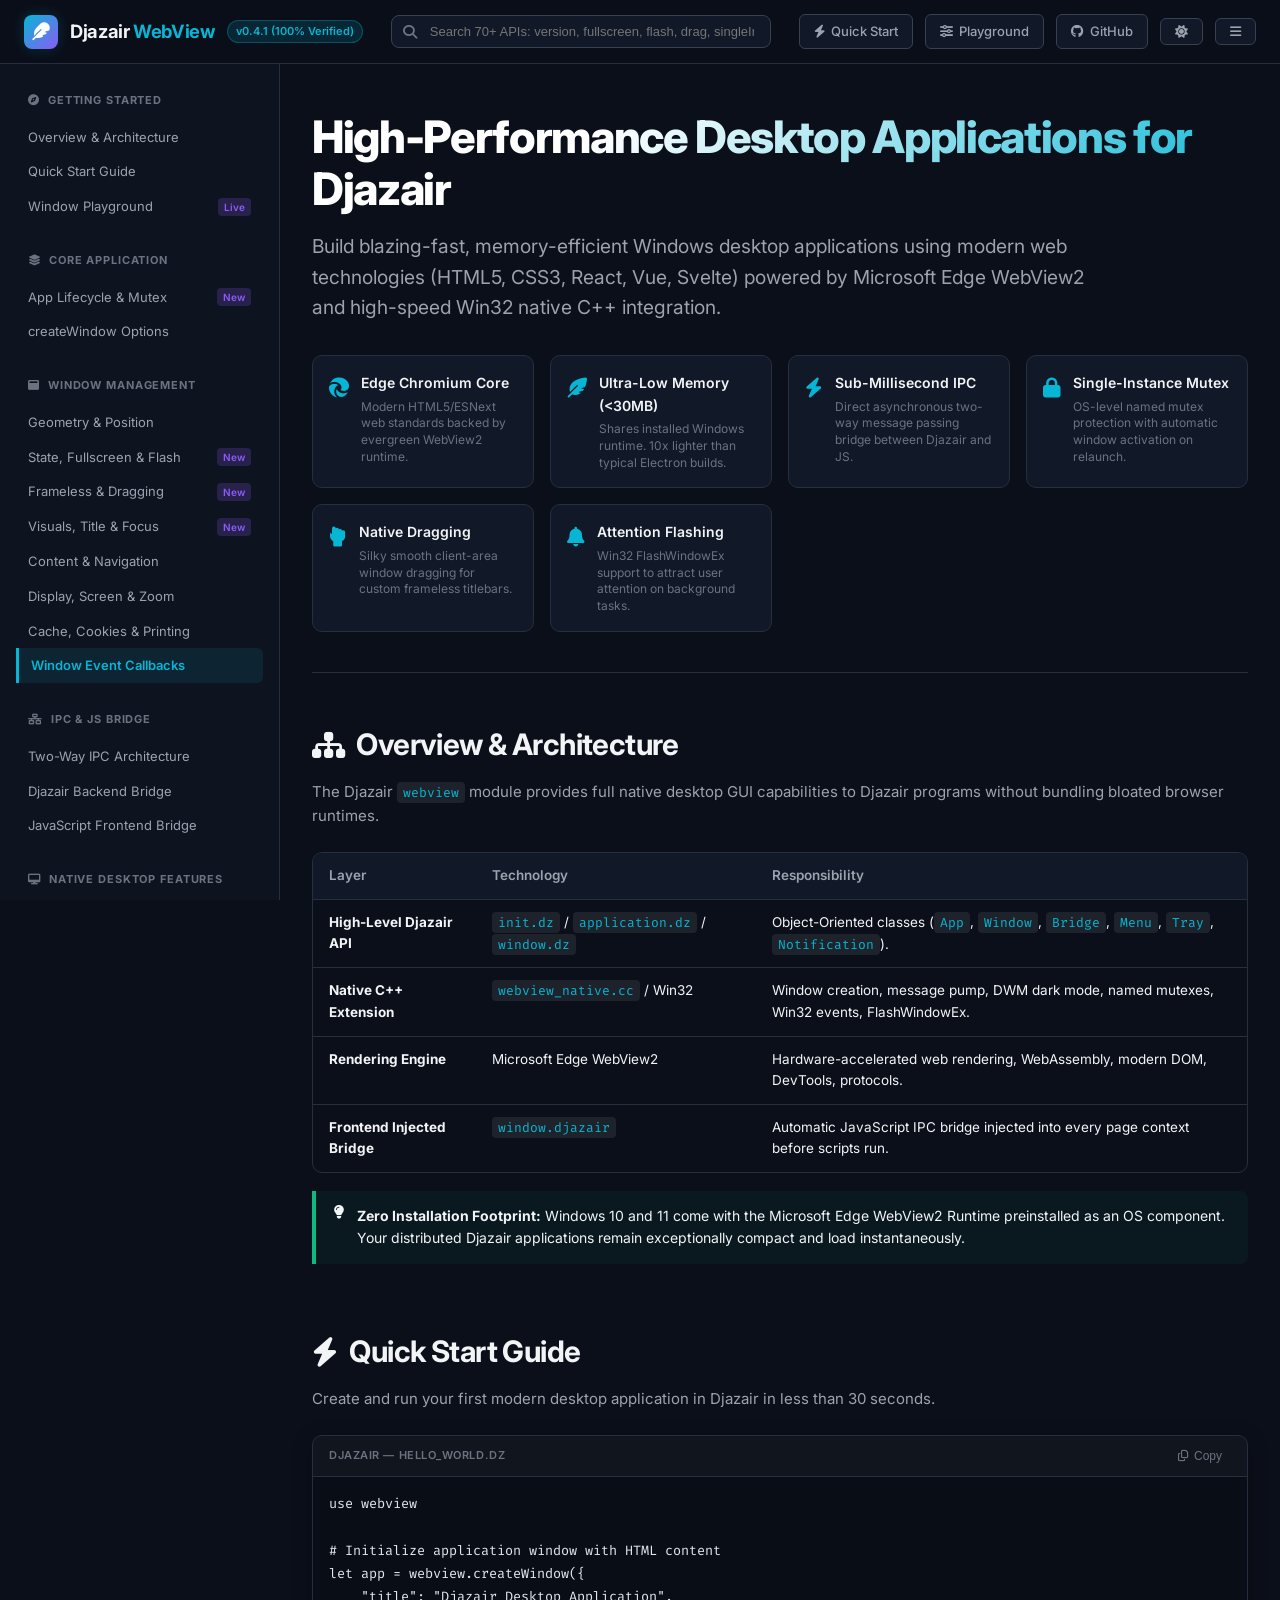
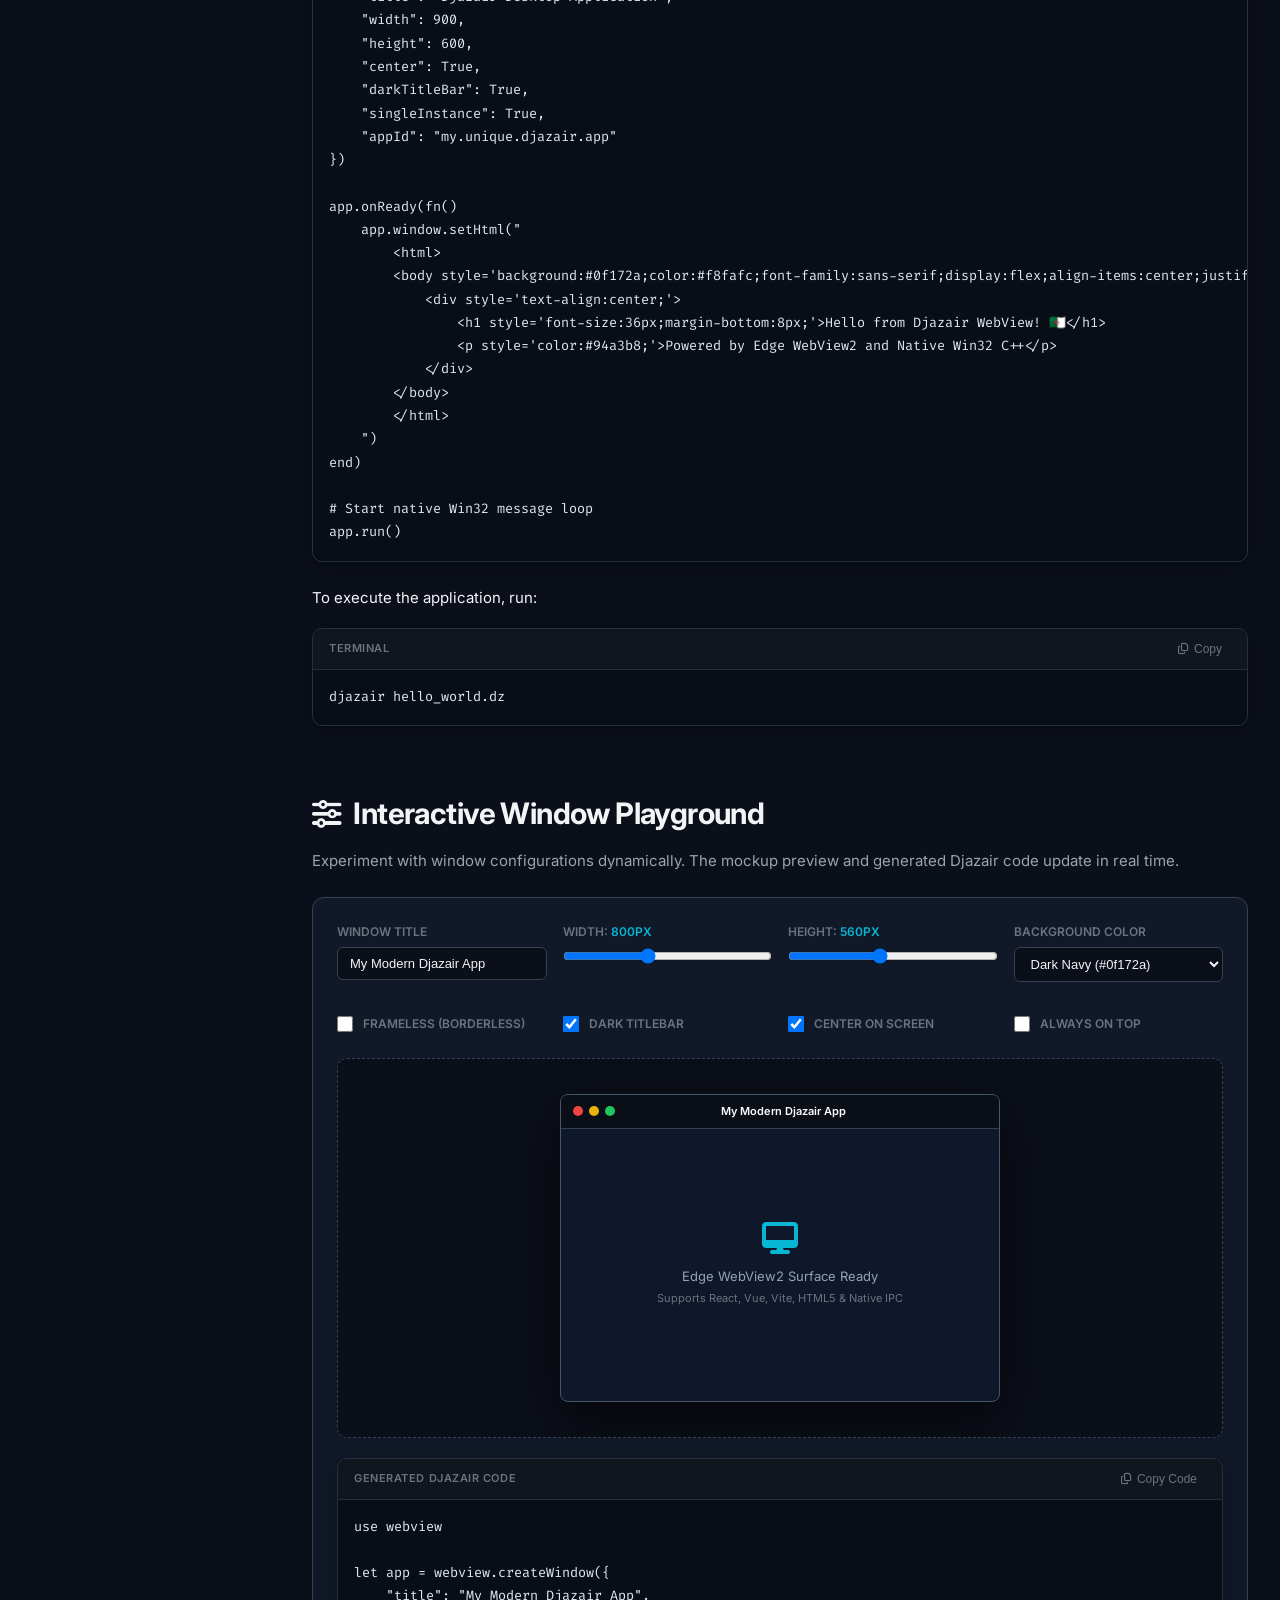
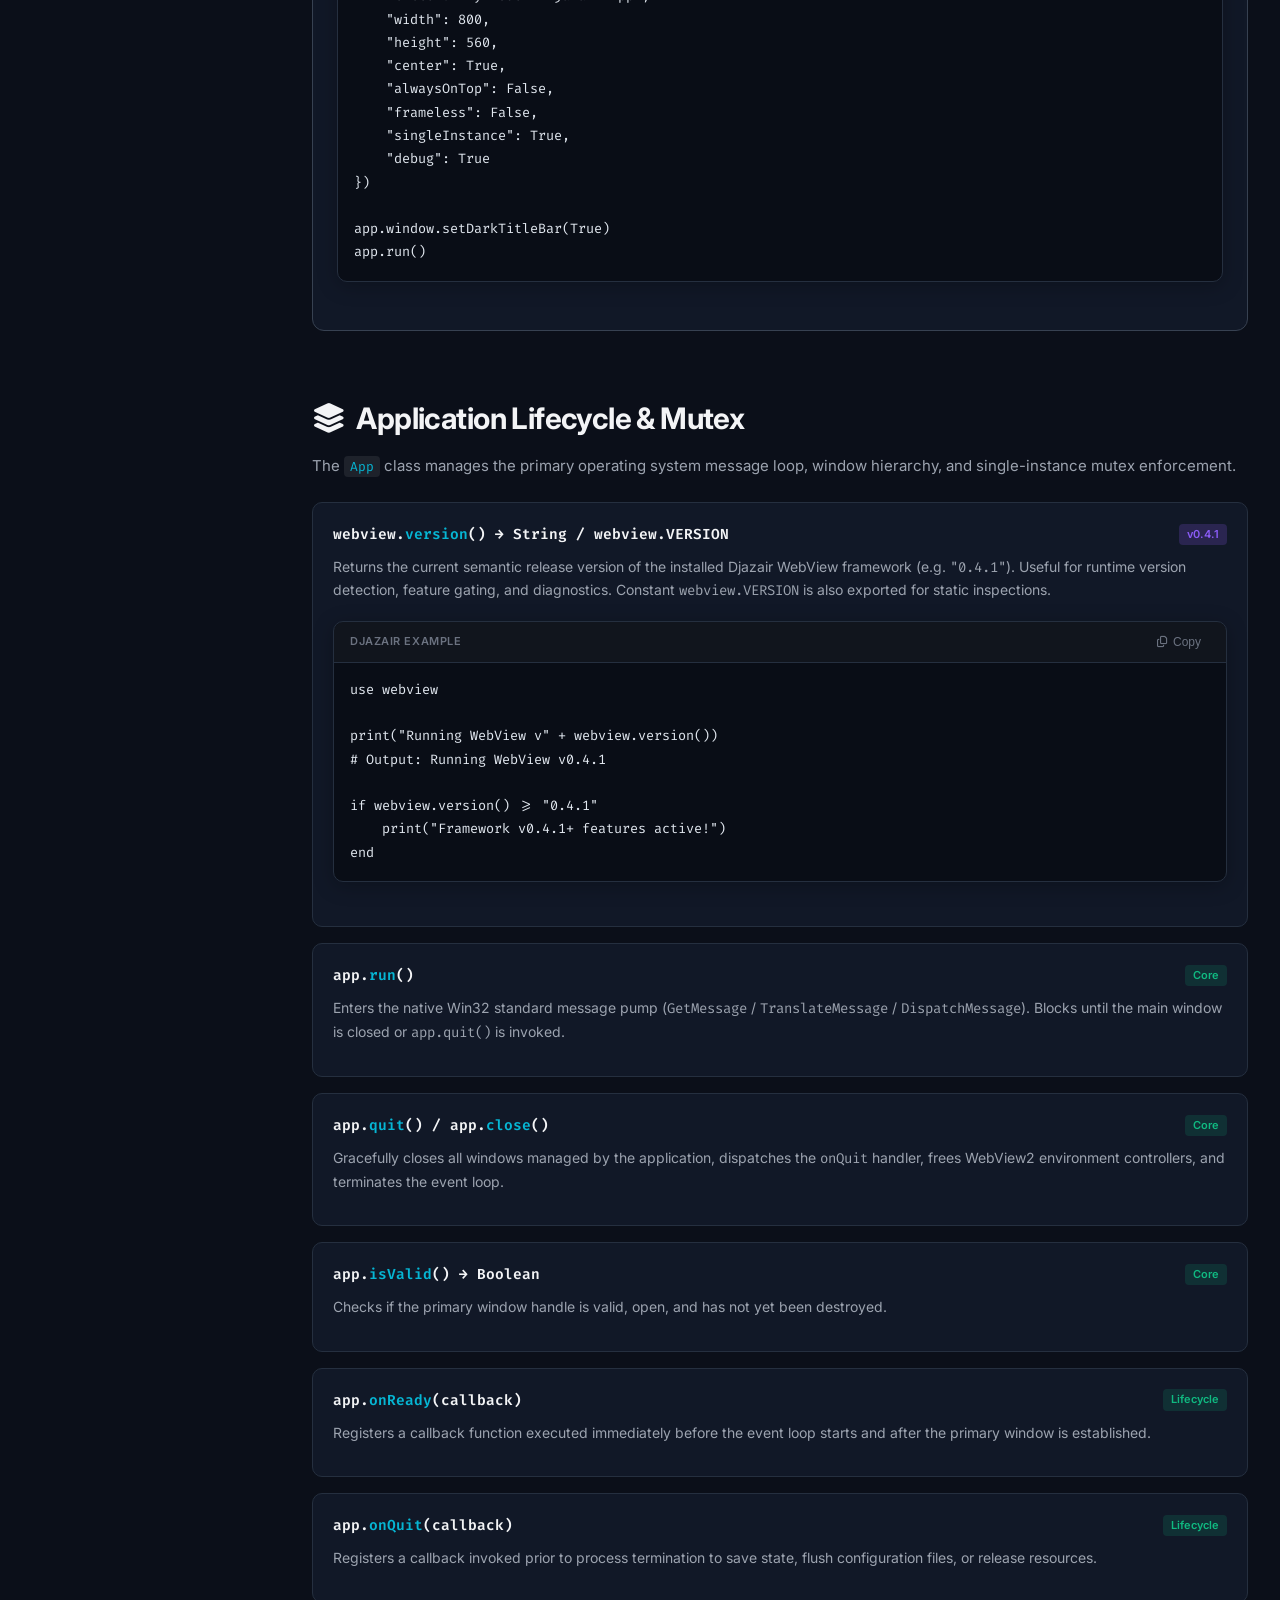
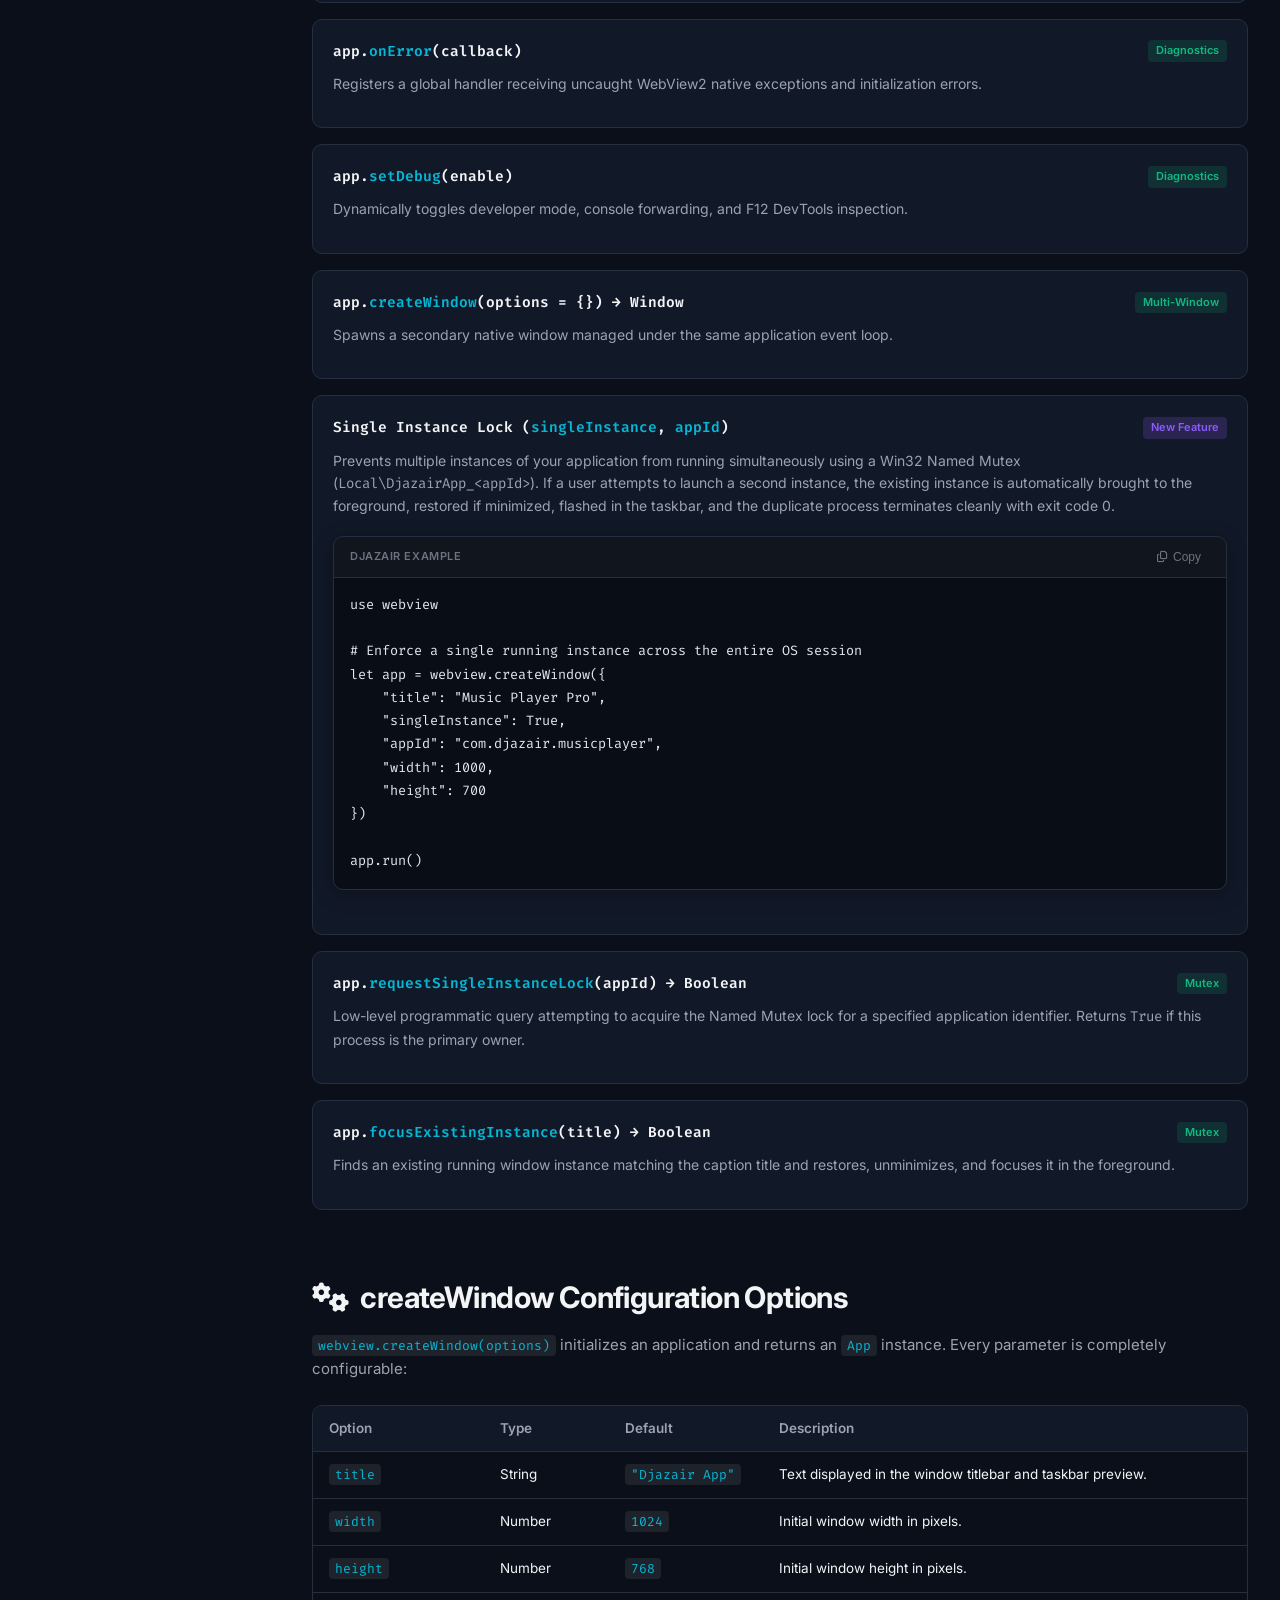
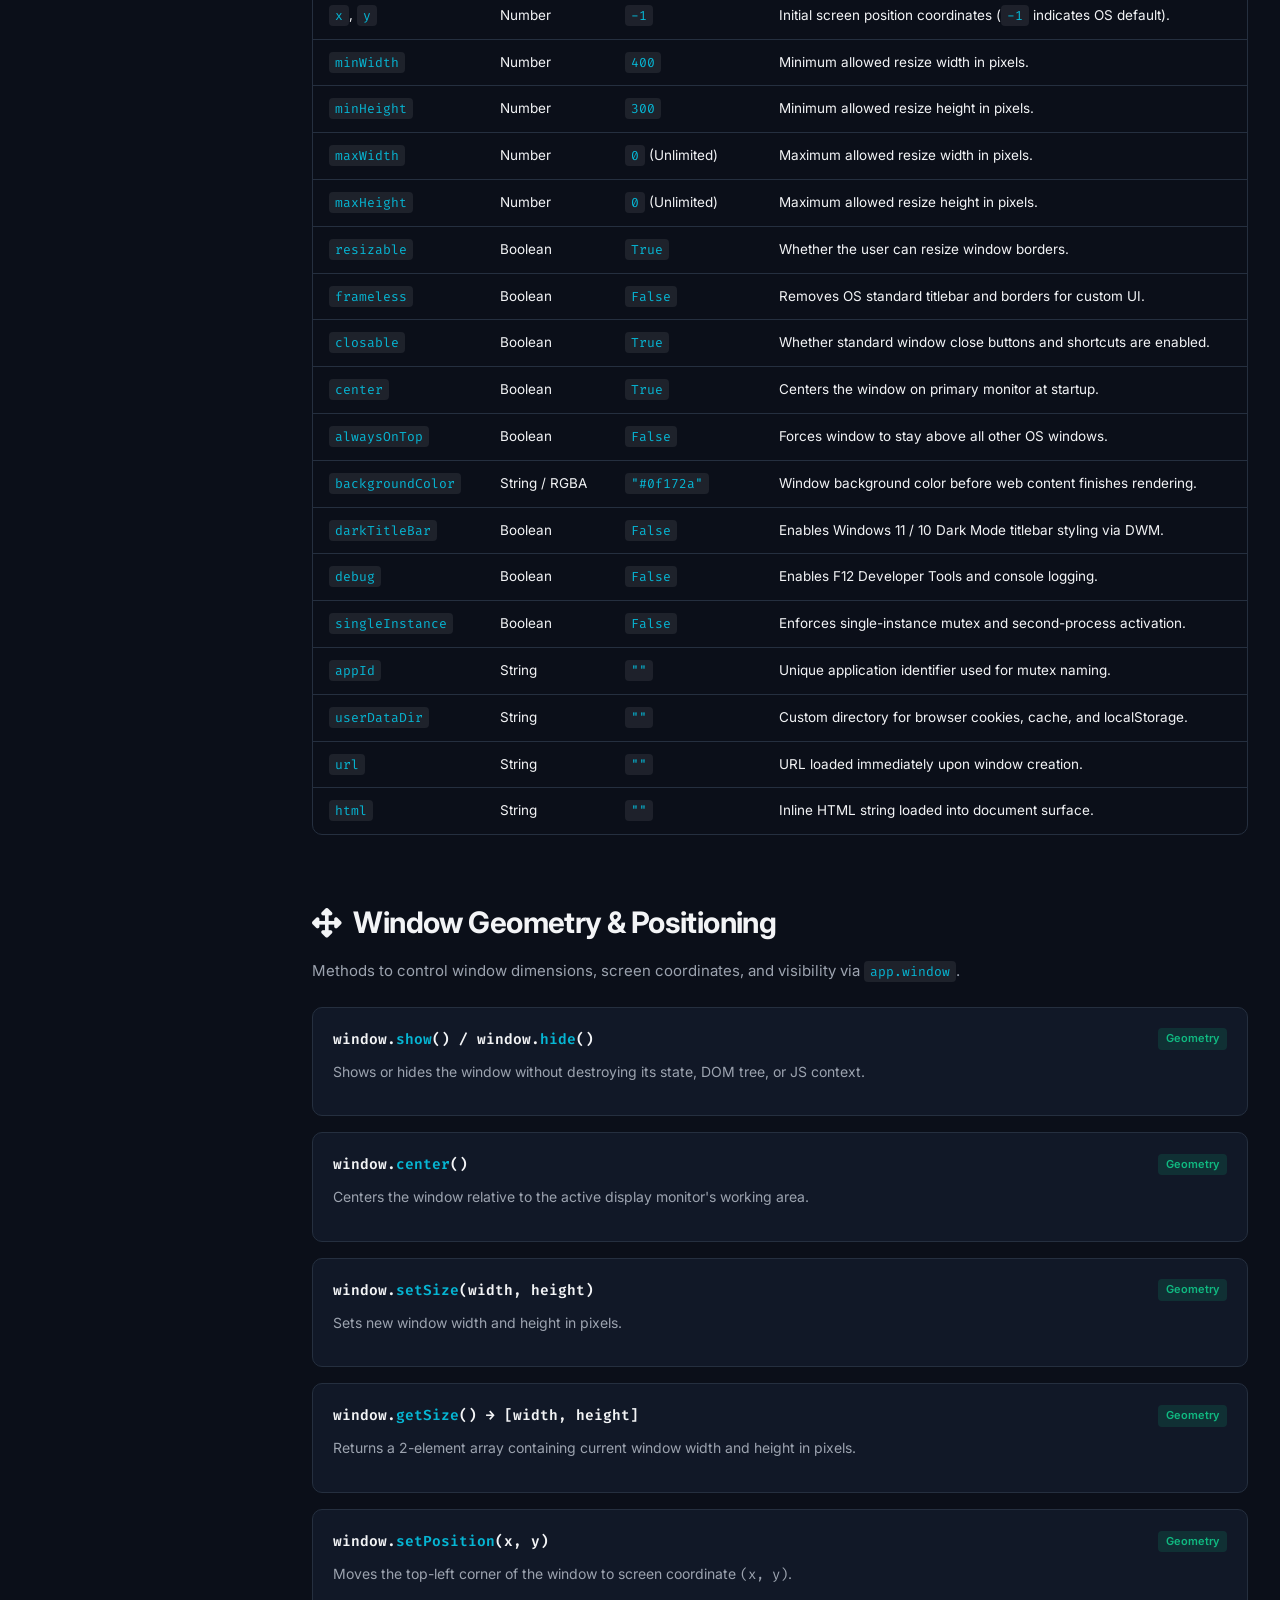
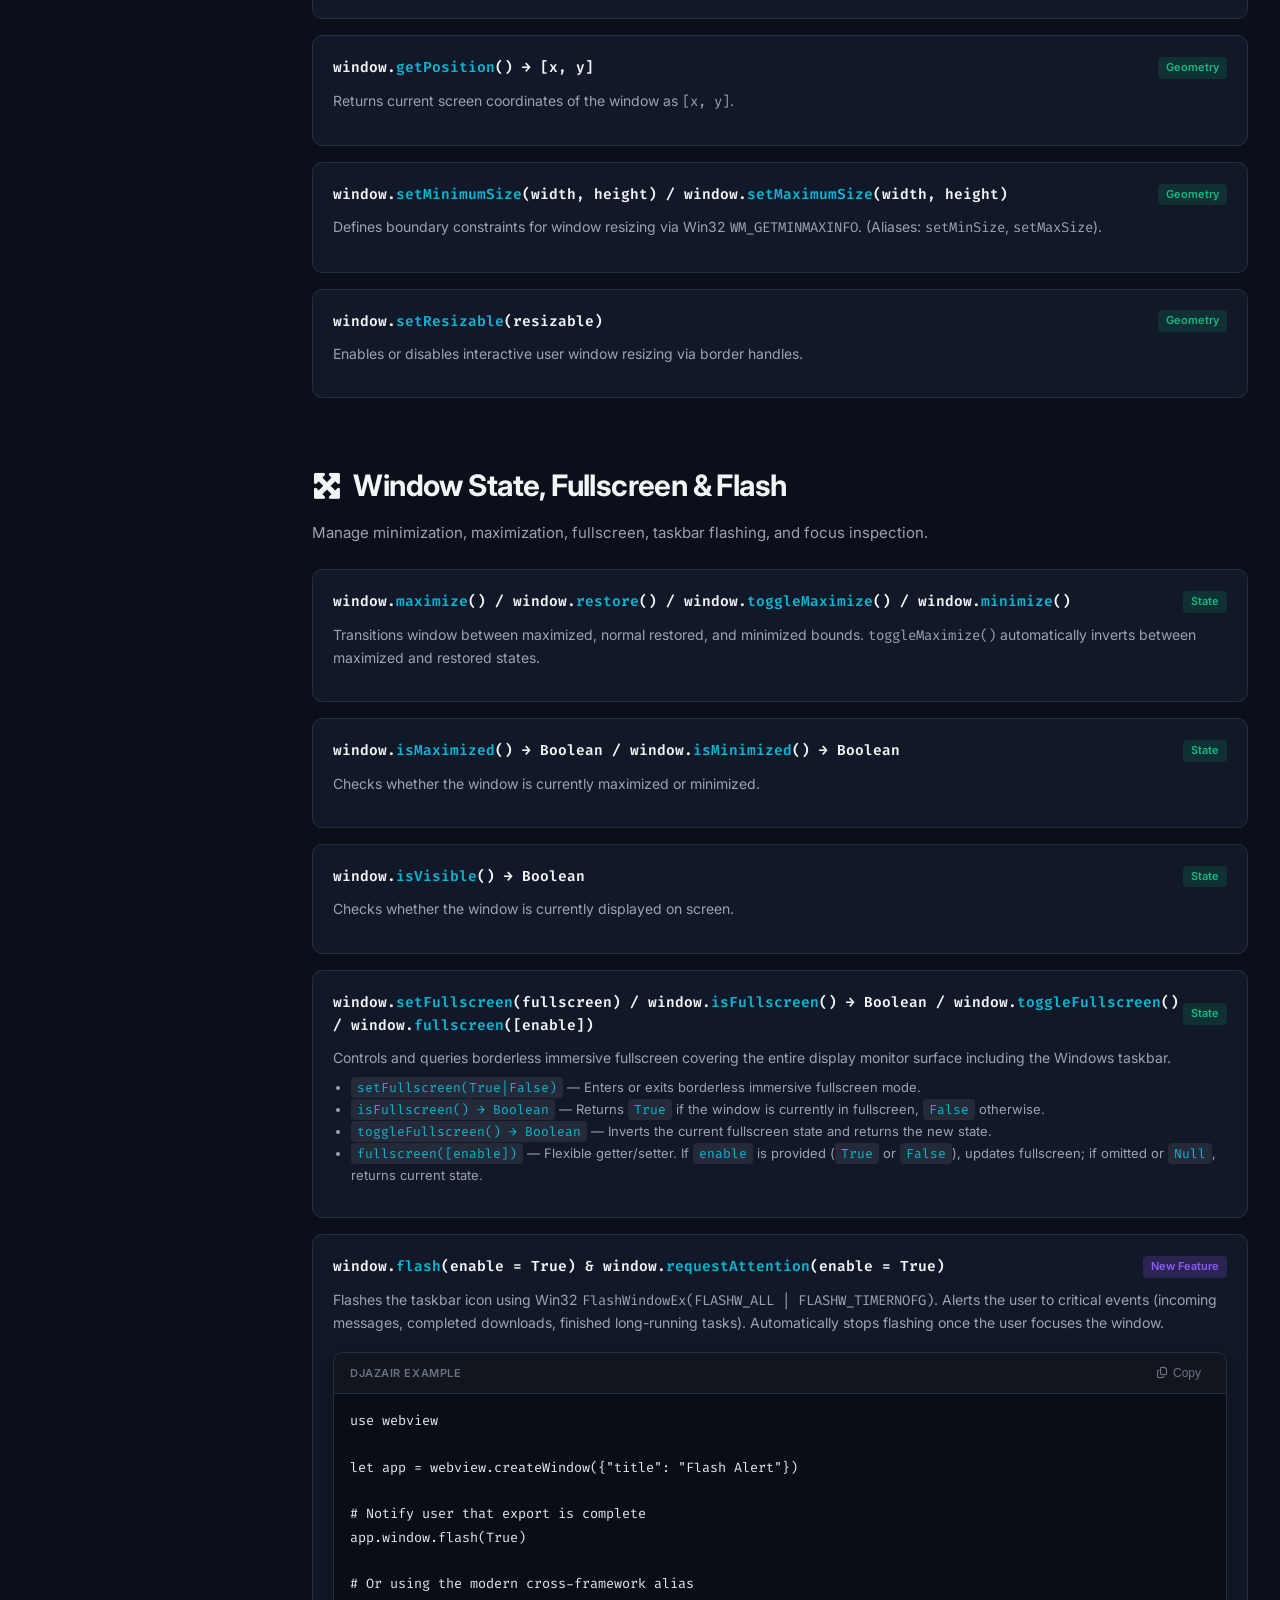
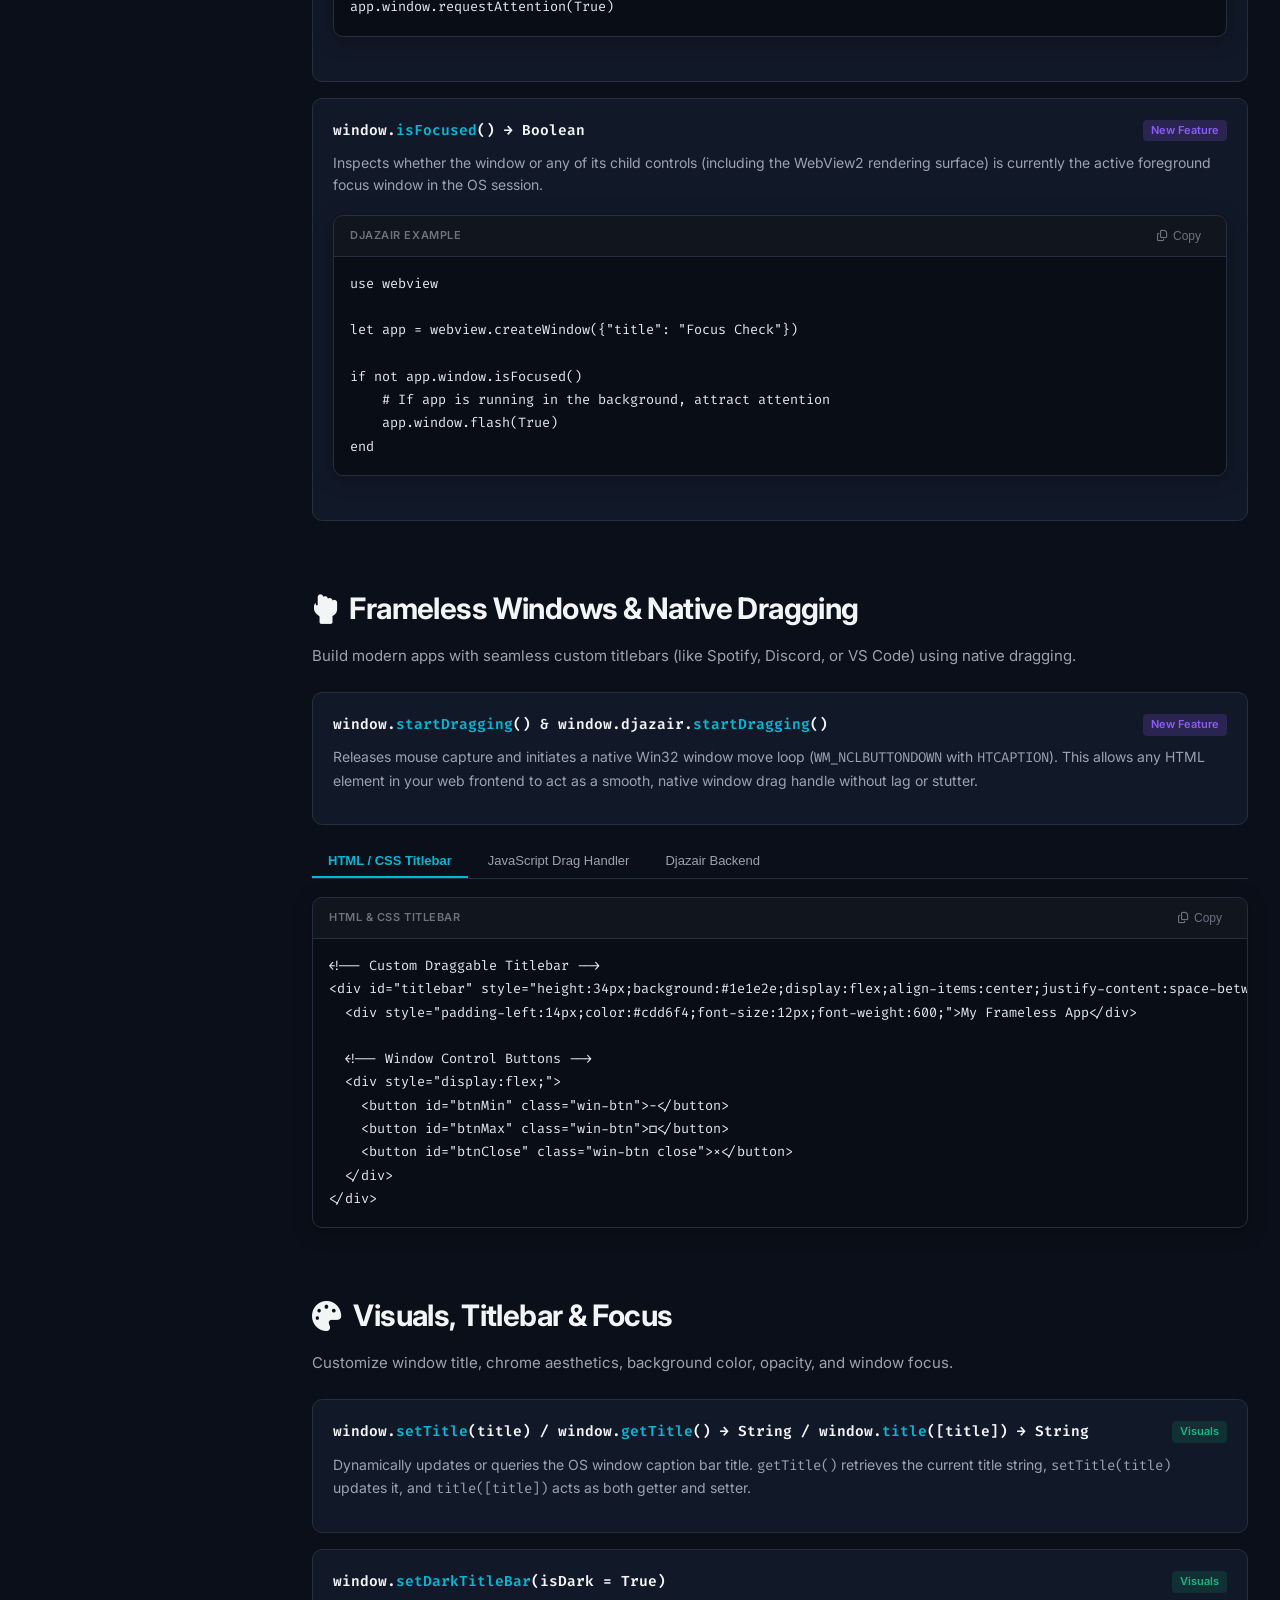
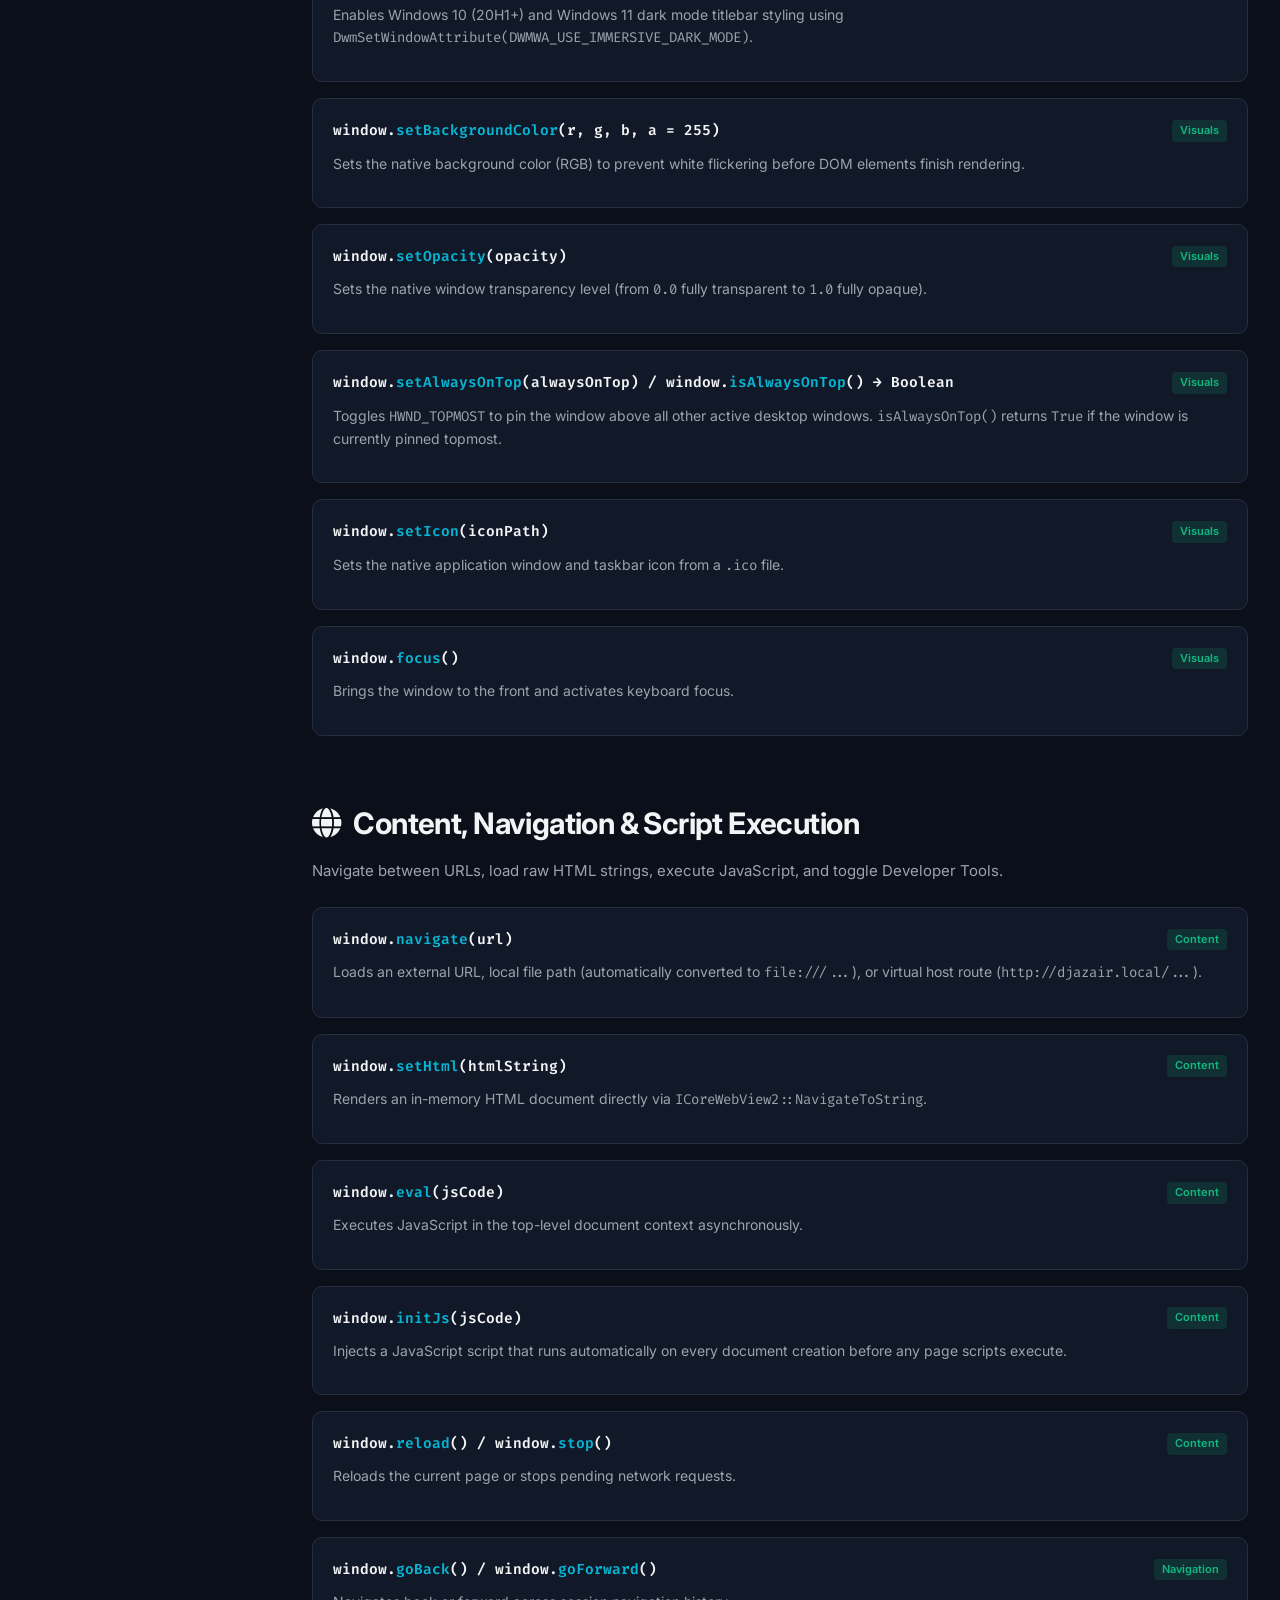
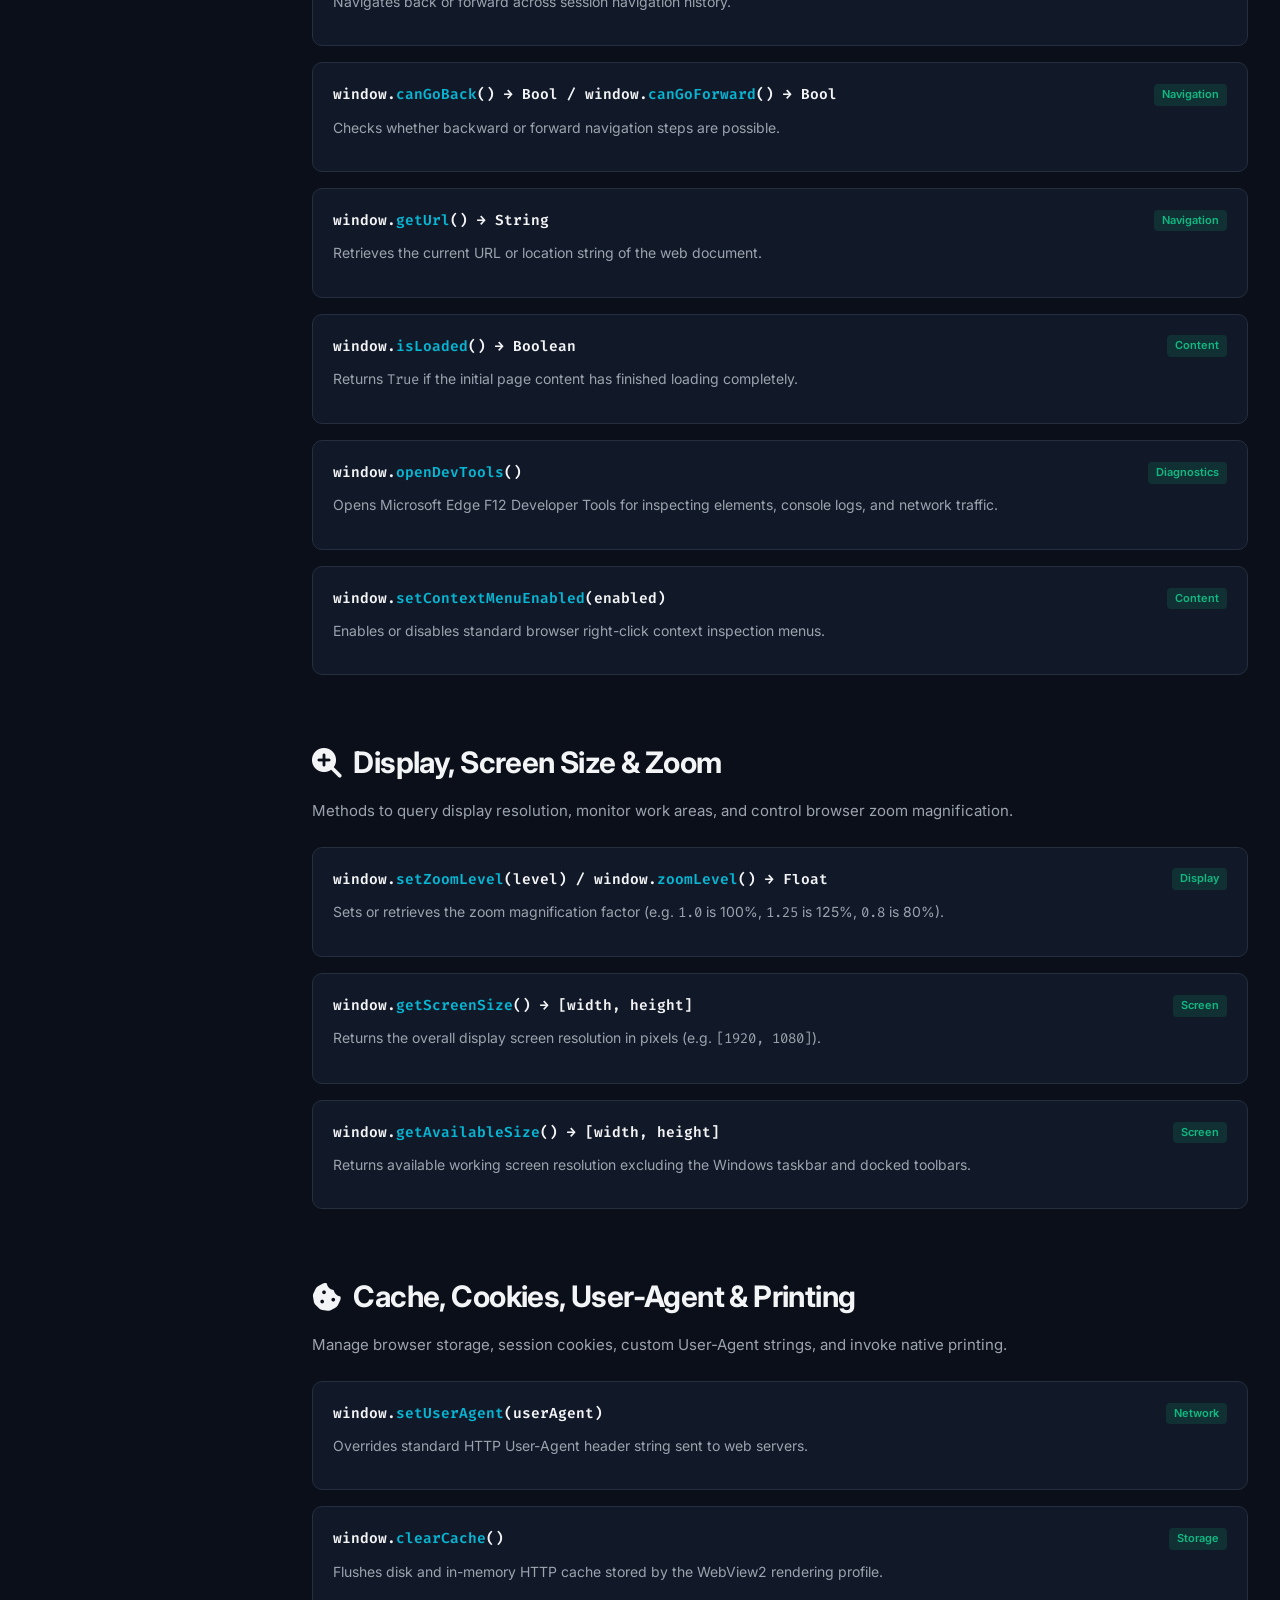
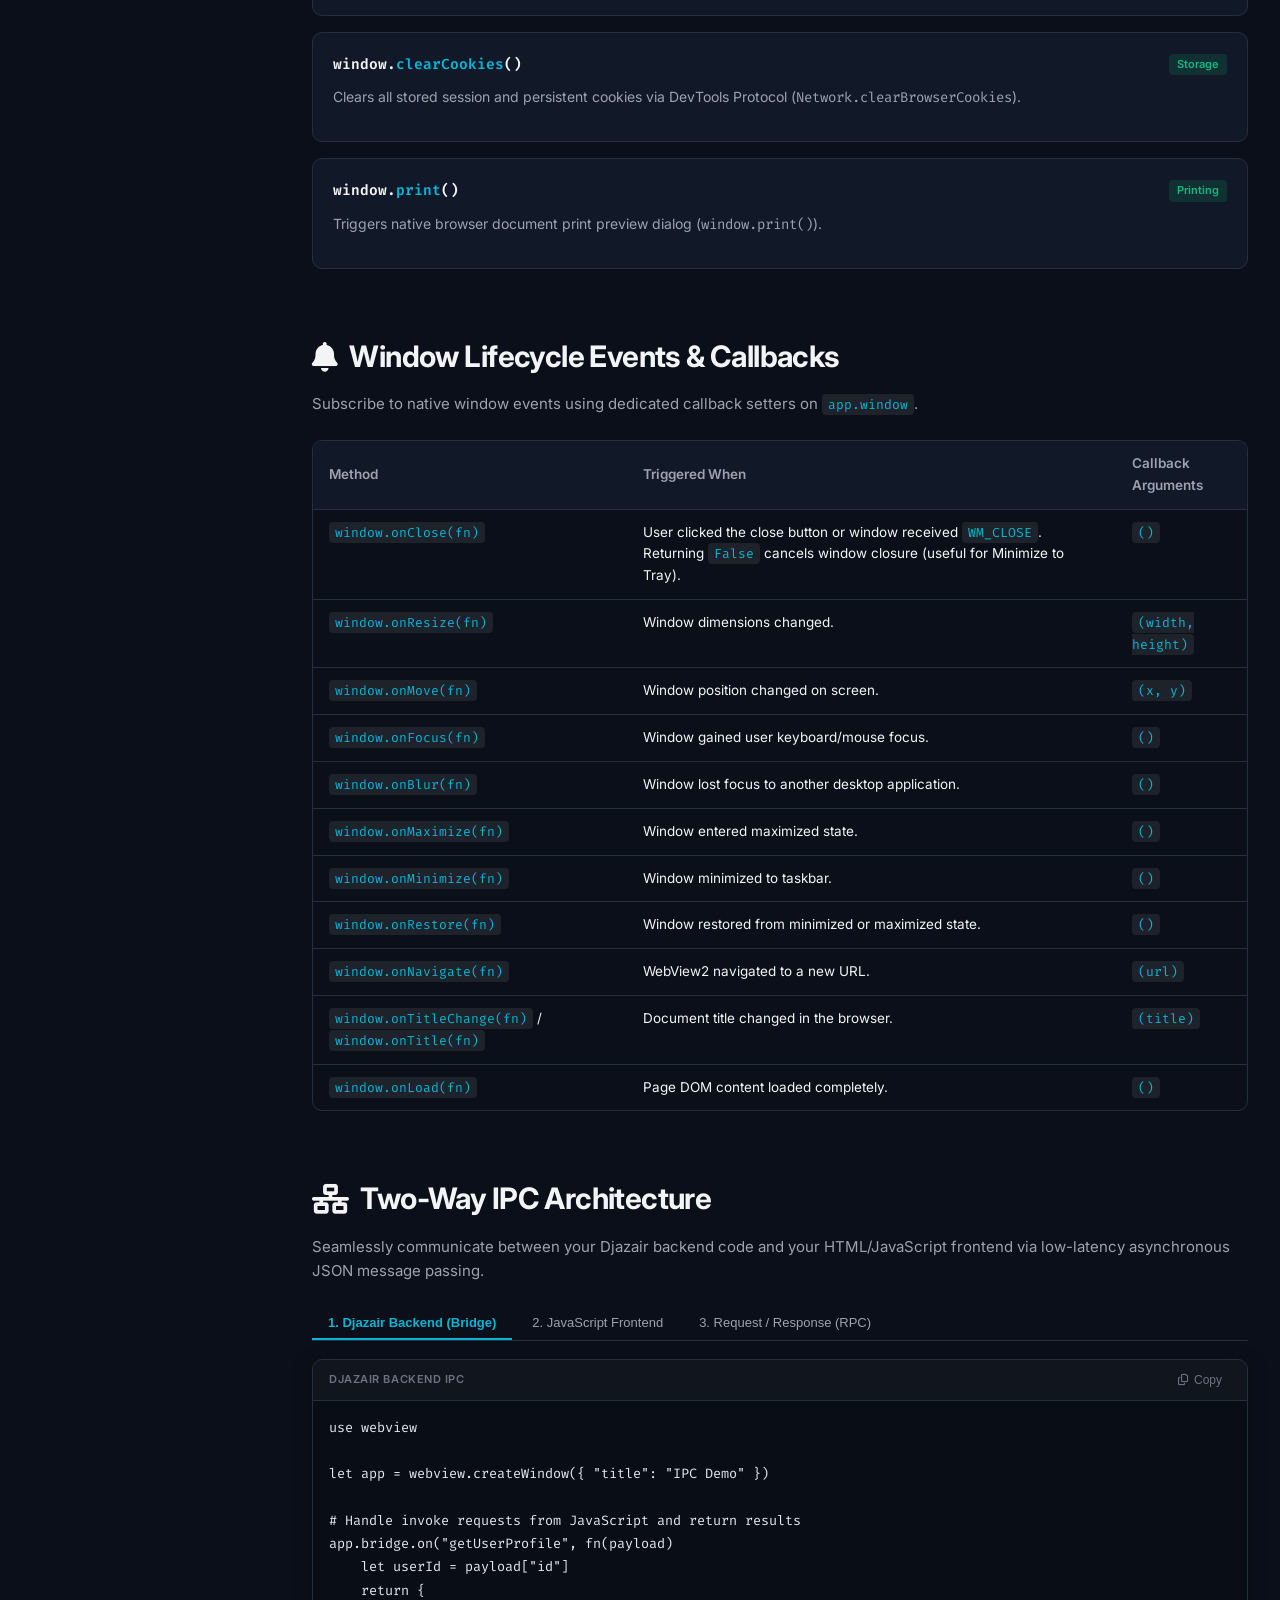
<file: webview/docs/index.html>
<!DOCTYPE html>
<html lang="en" data-theme="dark">
<head>
  <meta charset="UTF-8" />
  <meta name="viewport" content="width=device-width, initial-scale=1.0" />
  <title>Djazair WebView Framework | Complete 100% API Reference &amp; Docs</title>
  <link rel="preconnect" href="https://fonts.googleapis.com" />
  <link rel="preconnect" href="https://fonts.gstatic.com" crossorigin />
  <link href="https://fonts.googleapis.com/css2?family=Inter:wght@400;500;600;700;800&family=Fira+Code:wght@400;500;600&display=swap" rel="stylesheet" />
  <link rel="stylesheet" href="https://cdnjs.cloudflare.com/ajax/libs/font-awesome/6.4.0/css/all.min.css" />
  <link rel="stylesheet" href="docs.css" />
  <script src="jquery.min.js"></script>
  <script>window.jQuery || document.write('<script src="https://cdnjs.cloudflare.com/ajax/libs/jquery/3.7.1/jquery.min.js"><\/script>')</script>
</head>
<body>

  <!-- Top Navigation Header -->
  <header class="top-header">
    <div class="logo-area">
      <div class="logo-icon"><i class="fas fa-feather"></i></div>
      <div class="logo-text">Djazair <span>WebView</span></div>
      <span class="badge-version">v0.4.1 (100% Verified)</span>
    </div>

    <div class="search-container">
      <i class="fas fa-search search-icon"></i>
      <input type="text" id="apiSearch" class="search-input" placeholder="Search 70+ APIs: version, fullscreen, flash, drag, singleInstance, zoom, cache, tray, dialogs, bridge..." autocomplete="off" />
    </div>

    <div class="header-actions">
      <a href="#quickstart" class="btn-header"><i class="fas fa-bolt"></i> Quick Start</a>
      <a href="#simulator" class="btn-header"><i class="fas fa-sliders-h"></i> Playground</a>
      <a href="https://github.com/djazair-language/djazair-extensions" target="_blank" class="btn-header"><i class="fab fa-github"></i> GitHub</a>
      <button class="btn-header" id="themeToggleBtn" title="Toggle Theme"><i class="fas fa-sun"></i></button>
      <button class="btn-header" id="mobileMenuBtn" title="Toggle Menu"><i class="fas fa-bars"></i></button>
    </div>
  </header>

  <!-- Navigation Sidebar -->
  <aside class="sidebar">
    <div class="nav-group">
      <div class="nav-title"><i class="fas fa-compass"></i> Getting Started</div>
      <ul class="nav-links">
        <li><a href="#overview" class="nav-item active"><span>Overview &amp; Architecture</span></a></li>
        <li><a href="#quickstart" class="nav-item"><span>Quick Start Guide</span></a></li>
        <li><a href="#simulator" class="nav-item"><span>Window Playground</span> <span class="nav-tag">Live</span></a></li>
      </ul>
    </div>

    <div class="nav-group">
      <div class="nav-title"><i class="fas fa-layer-group"></i> Core Application</div>
      <ul class="nav-links">
        <li><a href="#app-lifecycle" class="nav-item"><span>App Lifecycle &amp; Mutex</span> <span class="nav-tag">New</span></a></li>
        <li><a href="#create-window" class="nav-item"><span>createWindow Options</span></a></li>
      </ul>
    </div>

    <div class="nav-group">
      <div class="nav-title"><i class="fas fa-window-maximize"></i> Window Management</div>
      <ul class="nav-links">
        <li><a href="#window-geometry" class="nav-item"><span>Geometry &amp; Position</span></a></li>
        <li><a href="#window-state" class="nav-item"><span>State, Fullscreen &amp; Flash</span> <span class="nav-tag">New</span></a></li>
        <li><a href="#window-frameless" class="nav-item"><span>Frameless &amp; Dragging</span> <span class="nav-tag">New</span></a></li>
        <li><a href="#window-visuals" class="nav-item"><span>Visuals, Title &amp; Focus</span> <span class="nav-tag">New</span></a></li>
        <li><a href="#window-content" class="nav-item"><span>Content &amp; Navigation</span></a></li>
        <li><a href="#window-display" class="nav-item"><span>Display, Screen &amp; Zoom</span></a></li>
        <li><a href="#window-storage" class="nav-item"><span>Cache, Cookies &amp; Printing</span></a></li>
        <li><a href="#window-events" class="nav-item"><span>Window Event Callbacks</span></a></li>
      </ul>
    </div>

    <div class="nav-group">
      <div class="nav-title"><i class="fas fa-network-wired"></i> IPC &amp; JS Bridge</div>
      <ul class="nav-links">
        <li><a href="#bridge-overview" class="nav-item"><span>Two-Way IPC Architecture</span></a></li>
        <li><a href="#bridge-djazair" class="nav-item"><span>Djazair Backend Bridge</span></a></li>
        <li><a href="#bridge-js" class="nav-item"><span>JavaScript Frontend Bridge</span></a></li>
      </ul>
    </div>

    <div class="nav-group">
      <div class="nav-title"><i class="fas fa-desktop"></i> Native Desktop Features</div>
      <ul class="nav-links">
        <li><a href="#native-dialogs" class="nav-item"><span>Native Dialogs</span></a></li>
        <li><a href="#native-menus" class="nav-item"><span>Menus &amp; Accelerators</span></a></li>
        <li><a href="#system-tray" class="nav-item"><span>System Tray &amp; Notifications</span></a></li>
        <li><a href="#custom-protocols" class="nav-item"><span>Custom Protocol Schemes</span></a></li>
        <li><a href="#logging-utils" class="nav-item"><span>Logging &amp; Diagnostics</span></a></li>
      </ul>
    </div>

    <div class="nav-group">
      <div class="nav-title"><i class="fas fa-book-open"></i> Guides &amp; Reference</div>
      <ul class="nav-links">
        <li><a href="#custom-titlebar" class="nav-item"><span>Frameless App Tutorial</span></a></li>
        <li><a href="#troubleshooting" class="nav-item"><span>Deployment &amp; Troubleshooting</span></a></li>
      </ul>
    </div>
  </aside>

  <!-- Main Content Wrapper -->
  <main class="main-wrapper">
    <div id="contentArea" class="content-container">

      <!-- Hero Section -->
      <section class="hero-section">
        <h1 class="hero-title">High-Performance Desktop Applications for Djazair</h1>
        <p class="hero-lead">
          Build blazing-fast, memory-efficient Windows desktop applications using modern web technologies (HTML5, CSS3, React, Vue, Svelte) powered by Microsoft Edge WebView2 and high-speed Win32 native C++ integration.
        </p>

        <div class="hero-features">
          <div class="feature-pill">
            <div class="icon"><i class="fab fa-edge"></i></div>
            <div>
              <h4>Edge Chromium Core</h4>
              <p>Modern HTML5/ESNext web standards backed by evergreen WebView2 runtime.</p>
            </div>
          </div>
          <div class="feature-pill">
            <div class="icon"><i class="fas fa-feather-alt"></i></div>
            <div>
              <h4>Ultra-Low Memory (&lt;30MB)</h4>
              <p>Shares installed Windows runtime. 10x lighter than typical Electron builds.</p>
            </div>
          </div>
          <div class="feature-pill">
            <div class="icon"><i class="fas fa-bolt"></i></div>
            <div>
              <h4>Sub-Millisecond IPC</h4>
              <p>Direct asynchronous two-way message passing bridge between Djazair and JS.</p>
            </div>
          </div>
          <div class="feature-pill">
            <div class="icon"><i class="fas fa-lock"></i></div>
            <div>
              <h4>Single-Instance Mutex</h4>
              <p>OS-level named mutex protection with automatic window activation on relaunch.</p>
            </div>
          </div>
          <div class="feature-pill">
            <div class="icon"><i class="fas fa-hand-rock"></i></div>
            <div>
              <h4>Native Dragging</h4>
              <p>Silky smooth client-area window dragging for custom frameless titlebars.</p>
            </div>
          </div>
          <div class="feature-pill">
            <div class="icon"><i class="fas fa-bell"></i></div>
            <div>
              <h4>Attention Flashing</h4>
              <p>Win32 FlashWindowEx support to attract user attention on background tasks.</p>
            </div>
          </div>
        </div>
      </section>

      <!-- Section: Overview & Architecture -->
      <section id="overview" class="doc-section">
        <h2 class="section-title"><i class="fas fa-sitemap"></i> Overview &amp; Architecture</h2>
        <p class="section-desc">
          The Djazair <code>webview</code> module provides full native desktop GUI capabilities to Djazair programs without bundling bloated browser runtimes.
        </p>

        <div class="table-wrapper">
          <table class="api-table">
            <thead>
              <tr>
                <th>Layer</th>
                <th>Technology</th>
                <th>Responsibility</th>
              </tr>
            </thead>
            <tbody>
              <tr>
                <td><strong>High-Level Djazair API</strong></td>
                <td><code>init.dz</code> / <code>application.dz</code> / <code>window.dz</code></td>
                <td>Object-Oriented classes (<code>App</code>, <code>Window</code>, <code>Bridge</code>, <code>Menu</code>, <code>Tray</code>, <code>Notification</code>).</td>
              </tr>
              <tr>
                <td><strong>Native C++ Extension</strong></td>
                <td><code>webview_native.cc</code> / Win32</td>
                <td>Window creation, message pump, DWM dark mode, named mutexes, Win32 events, FlashWindowEx.</td>
              </tr>
              <tr>
                <td><strong>Rendering Engine</strong></td>
                <td>Microsoft Edge WebView2</td>
                <td>Hardware-accelerated web rendering, WebAssembly, modern DOM, DevTools, protocols.</td>
              </tr>
              <tr>
                <td><strong>Frontend Injected Bridge</strong></td>
                <td><code>window.djazair</code></td>
                <td>Automatic JavaScript IPC bridge injected into every page context before scripts run.</td>
              </tr>
            </tbody>
          </table>
        </div>

        <div class="alert-box tip">
          <i class="fas fa-lightbulb"></i>
          <div>
            <strong>Zero Installation Footprint:</strong> Windows 10 and 11 come with the Microsoft Edge WebView2 Runtime preinstalled as an OS component. Your distributed Djazair applications remain exceptionally compact and load instantaneously.
          </div>
        </div>
      </section>

      <!-- Section: Quick Start Guide -->
      <section id="quickstart" class="doc-section">
        <h2 class="section-title"><i class="fas fa-bolt"></i> Quick Start Guide</h2>
        <p class="section-desc">
          Create and run your first modern desktop application in Djazair in less than 30 seconds.
        </p>

        <div class="code-wrapper">
          <div class="code-header">
            <span class="code-lang">Djazair — hello_world.dz</span>
            <button class="btn-copy"><i class="far fa-copy"></i> Copy</button>
          </div>
          <div class="code-body">
            <pre><code>use webview

# Initialize application window with HTML content
let app = webview.createWindow({
    "title": "Djazair Desktop Application",
    "width": 900,
    "height": 600,
    "center": True,
    "darkTitleBar": True,
    "singleInstance": True,
    "appId": "my.unique.djazair.app"
})

app.onReady(fn()
    app.window.setHtml("
        &lt;html&gt;
        &lt;body style='background:#0f172a;color:#f8fafc;font-family:sans-serif;display:flex;align-items:center;justify-content:center;height:100vh;margin:0;'&gt;
            &lt;div style='text-align:center;'&gt;
                &lt;h1 style='font-size:36px;margin-bottom:8px;'&gt;Hello from Djazair WebView! 🇩🇿&lt;/h1&gt;
                &lt;p style='color:#94a3b8;'&gt;Powered by Edge WebView2 and Native Win32 C++&lt;/p&gt;
            &lt;/div&gt;
        &lt;/body&gt;
        &lt;/html&gt;
    ")
end)

# Start native Win32 message loop
app.run()</code></pre>
          </div>
        </div>

        <p>To execute the application, run:</p>
        <div class="code-wrapper">
          <div class="code-header">
            <span class="code-lang">Terminal</span>
            <button class="btn-copy"><i class="far fa-copy"></i> Copy</button>
          </div>
          <div class="code-body">
            <pre><code>djazair hello_world.dz</code></pre>
          </div>
        </div>
      </section>

      <!-- Section: Interactive Window Simulator -->
      <section id="simulator" class="doc-section">
        <h2 class="section-title"><i class="fas fa-sliders-h"></i> Interactive Window Playground</h2>
        <p class="section-desc">
          Experiment with window configurations dynamically. The mockup preview and generated Djazair code update in real time.
        </p>

        <div class="simulator-box">
          <div class="sim-controls">
            <div class="sim-control-group">
              <label for="simTitle">Window Title</label>
              <input type="text" id="simTitle" value="My Modern Djazair App" />
            </div>

            <div class="sim-control-group">
              <label for="simWidth">Width: <span id="simWidthVal" style="color:var(--accent-cyan)">800px</span></label>
              <input type="range" id="simWidth" min="400" max="1400" step="20" value="800" />
            </div>

            <div class="sim-control-group">
              <label for="simHeight">Height: <span id="simHeightVal" style="color:var(--accent-cyan)">550px</span></label>
              <input type="range" id="simHeight" min="300" max="900" step="20" value="550" />
            </div>

            <div class="sim-control-group">
              <label for="simBg">Background Color</label>
              <select id="simBg">
                <option value="#0f172a" selected>Dark Navy (#0f172a)</option>
                <option value="#090d16">Deep Void (#090d16)</option>
                <option value="#1e1e2e">Catppuccin Mocha (#1e1e2e)</option>
                <option value="#ffffff">Pure White (#ffffff)</option>
              </select>
            </div>

            <div class="sim-control-group" style="display:flex;align-items:center;gap:10px;padding-top:16px;">
              <input type="checkbox" id="simFrameless" style="width:16px;height:16px;" />
              <label for="simFrameless" style="margin:0;cursor:pointer;">Frameless (Borderless)</label>
            </div>

            <div class="sim-control-group" style="display:flex;align-items:center;gap:10px;padding-top:16px;">
              <input type="checkbox" id="simDark" checked style="width:16px;height:16px;" />
              <label for="simDark" style="margin:0;cursor:pointer;">Dark Titlebar</label>
            </div>

            <div class="sim-control-group" style="display:flex;align-items:center;gap:10px;padding-top:16px;">
              <input type="checkbox" id="simCenter" checked style="width:16px;height:16px;" />
              <label for="simCenter" style="margin:0;cursor:pointer;">Center On Screen</label>
            </div>

            <div class="sim-control-group" style="display:flex;align-items:center;gap:10px;padding-top:16px;">
              <input type="checkbox" id="simTopmost" style="width:16px;height:16px;" />
              <label for="simTopmost" style="margin:0;cursor:pointer;">Always On Top</label>
            </div>
          </div>

          <div class="sim-preview-area">
            <div class="mockup-window" id="mockupWindow" style="width: 440px; height: 300px; background: #0f172a;">
              <div class="mockup-titlebar" id="mockupTitlebar">
                <div class="mockup-buttons">
                  <span class="mockup-btn close"></span>
                  <span class="mockup-btn min"></span>
                  <span class="mockup-btn max"></span>
                </div>
                <div id="mockupTitle" style="font-weight:600;font-size:11px;">My Modern Djazair App</div>
                <div style="width: 36px;"></div>
              </div>
              <div class="mockup-content">
                <i class="fas fa-desktop" style="font-size:32px;color:var(--accent-cyan);margin-bottom:12px;"></i>
                <div>Edge WebView2 Surface Ready</div>
                <div style="font-size:11px;color:var(--text-muted);margin-top:4px;">Supports React, Vue, Vite, HTML5 &amp; Native IPC</div>
              </div>
            </div>
          </div>

          <div class="code-wrapper" id="simGeneratedCode" style="margin-top:20px;">
            <div class="code-header">
              <span class="code-lang">Generated Djazair Code</span>
              <button class="btn-copy"><i class="far fa-copy"></i> Copy Code</button>
            </div>
            <div class="code-body">
              <pre><code>use webview

let app = webview.createWindow({
    "title": "My Modern Djazair App",
    "width": 800,
    "height": 550,
    "frameless": False,
    "singleInstance": True,
    "debug": True
})

app.window.setDarkTitleBar(True)
app.run()</code></pre>
            </div>
          </div>
        </div>
      </section>

      <!-- Section: Core Application & Lifecycle -->
      <section id="app-lifecycle" class="doc-section">
        <h2 class="section-title"><i class="fas fa-layer-group"></i> Application Lifecycle &amp; Mutex</h2>
        <p class="section-desc">
          The <code>App</code> class manages the primary operating system message loop, window hierarchy, and single-instance mutex enforcement.
        </p>

        <div class="method-card">
          <div class="method-header">
            <span class="method-sig">webview.<span class="method-name">version</span>() &rarr; String / webview.VERSION</span>
            <span class="method-badge new">v0.4.1</span>
          </div>
          <div class="method-desc">
            Returns the current semantic release version of the installed Djazair WebView framework (e.g. <code>"0.4.1"</code>). Useful for runtime version detection, feature gating, and diagnostics. Constant <code>webview.VERSION</code> is also exported for static inspections.
          </div>
          <div class="code-wrapper">
            <div class="code-header">
              <span class="code-lang">Djazair Example</span>
              <button class="btn-copy"><i class="far fa-copy"></i> Copy</button>
            </div>
            <div class="code-body">
              <pre><code>use webview

print("Running WebView v" + webview.version())
# Output: Running WebView v0.4.1

if webview.version() &gt;= "0.4.1"
    print("Framework v0.4.1+ features active!")
end</code></pre>
            </div>
          </div>
        </div>

        <div class="method-card">
          <div class="method-header">
            <span class="method-sig">app.<span class="method-name">run</span>()</span>
            <span class="method-badge">Core</span>
          </div>
          <div class="method-desc">
            Enters the native Win32 standard message pump (<code>GetMessage</code> / <code>TranslateMessage</code> / <code>DispatchMessage</code>). Blocks until the main window is closed or <code>app.quit()</code> is invoked.
          </div>
        </div>

        <div class="method-card">
          <div class="method-header">
            <span class="method-sig">app.<span class="method-name">quit</span>() / app.<span class="method-name">close</span>()</span>
            <span class="method-badge">Core</span>
          </div>
          <div class="method-desc">
            Gracefully closes all windows managed by the application, dispatches the <code>onQuit</code> handler, frees WebView2 environment controllers, and terminates the event loop.
          </div>
        </div>

        <div class="method-card">
          <div class="method-header">
            <span class="method-sig">app.<span class="method-name">isValid</span>() &rarr; Boolean</span>
            <span class="method-badge">Core</span>
          </div>
          <div class="method-desc">
            Checks if the primary window handle is valid, open, and has not yet been destroyed.
          </div>
        </div>

        <div class="method-card">
          <div class="method-header">
            <span class="method-sig">app.<span class="method-name">onReady</span>(callback)</span>
            <span class="method-badge">Lifecycle</span>
          </div>
          <div class="method-desc">
            Registers a callback function executed immediately before the event loop starts and after the primary window is established.
          </div>
        </div>

        <div class="method-card">
          <div class="method-header">
            <span class="method-sig">app.<span class="method-name">onQuit</span>(callback)</span>
            <span class="method-badge">Lifecycle</span>
          </div>
          <div class="method-desc">
            Registers a callback invoked prior to process termination to save state, flush configuration files, or release resources.
          </div>
        </div>

        <div class="method-card">
          <div class="method-header">
            <span class="method-sig">app.<span class="method-name">onError</span>(callback)</span>
            <span class="method-badge">Diagnostics</span>
          </div>
          <div class="method-desc">
            Registers a global handler receiving uncaught WebView2 native exceptions and initialization errors.
          </div>
        </div>

        <div class="method-card">
          <div class="method-header">
            <span class="method-sig">app.<span class="method-name">setDebug</span>(enable)</span>
            <span class="method-badge">Diagnostics</span>
          </div>
          <div class="method-desc">
            Dynamically toggles developer mode, console forwarding, and F12 DevTools inspection.
          </div>
        </div>

        <div class="method-card">
          <div class="method-header">
            <span class="method-sig">app.<span class="method-name">createWindow</span>(options = {}) &rarr; Window</span>
            <span class="method-badge">Multi-Window</span>
          </div>
          <div class="method-desc">
            Spawns a secondary native window managed under the same application event loop.
          </div>
        </div>

        <div class="method-card">
          <div class="method-header">
            <span class="method-sig">Single Instance Lock (<span class="method-name">singleInstance</span>, <span class="method-name">appId</span>)</span>
            <span class="method-badge new">New Feature</span>
          </div>
          <div class="method-desc">
            Prevents multiple instances of your application from running simultaneously using a Win32 Named Mutex (<code>Local\DjazairApp_&lt;appId&gt;</code>). If a user attempts to launch a second instance, the existing instance is automatically brought to the foreground, restored if minimized, flashed in the taskbar, and the duplicate process terminates cleanly with exit code 0.
          </div>
          <div class="code-wrapper">
            <div class="code-header">
              <span class="code-lang">Djazair Example</span>
              <button class="btn-copy"><i class="far fa-copy"></i> Copy</button>
            </div>
            <div class="code-body">
              <pre><code>use webview

# Enforce a single running instance across the entire OS session
let app = webview.createWindow({
    "title": "Music Player Pro",
    "singleInstance": True,
    "appId": "com.djazair.musicplayer",
    "width": 1000,
    "height": 700
})

app.run()</code></pre>
            </div>
          </div>
        </div>

        <div class="method-card">
          <div class="method-header">
            <span class="method-sig">app.<span class="method-name">requestSingleInstanceLock</span>(appId) &rarr; Boolean</span>
            <span class="method-badge">Mutex</span>
          </div>
          <div class="method-desc">
            Low-level programmatic query attempting to acquire the Named Mutex lock for a specified application identifier. Returns <code>True</code> if this process is the primary owner.
          </div>
        </div>

        <div class="method-card">
          <div class="method-header">
            <span class="method-sig">app.<span class="method-name">focusExistingInstance</span>(title) &rarr; Boolean</span>
            <span class="method-badge">Mutex</span>
          </div>
          <div class="method-desc">
            Finds an existing running window instance matching the caption title and restores, unminimizes, and focuses it in the foreground.
          </div>
        </div>
      </section>

      <!-- Section: createWindow Options -->
      <section id="create-window" class="doc-section">
        <h2 class="section-title"><i class="fas fa-cogs"></i> createWindow Configuration Options</h2>
        <p class="section-desc">
          <code>webview.createWindow(options)</code> initializes an application and returns an <code>App</code> instance. Every parameter is completely configurable:
        </p>

        <div class="table-wrapper">
          <table class="api-table">
            <thead>
              <tr>
                <th>Option</th>
                <th>Type</th>
                <th>Default</th>
                <th>Description</th>
              </tr>
            </thead>
            <tbody>
              <tr>
                <td><code>title</code></td>
                <td>String</td>
                <td><code>"Djazair App"</code></td>
                <td>Text displayed in the window titlebar and taskbar preview.</td>
              </tr>
              <tr>
                <td><code>width</code></td>
                <td>Number</td>
                <td><code>1024</code></td>
                <td>Initial window width in pixels.</td>
              </tr>
              <tr>
                <td><code>height</code></td>
                <td>Number</td>
                <td><code>768</code></td>
                <td>Initial window height in pixels.</td>
              </tr>
              <tr>
                <td><code>x</code>, <code>y</code></td>
                <td>Number</td>
                <td><code>-1</code></td>
                <td>Initial screen position coordinates (<code>-1</code> indicates OS default).</td>
              </tr>
              <tr>
                <td><code>minWidth</code></td>
                <td>Number</td>
                <td><code>400</code></td>
                <td>Minimum allowed resize width in pixels.</td>
              </tr>
              <tr>
                <td><code>minHeight</code></td>
                <td>Number</td>
                <td><code>300</code></td>
                <td>Minimum allowed resize height in pixels.</td>
              </tr>
              <tr>
                <td><code>maxWidth</code></td>
                <td>Number</td>
                <td><code>0</code> (Unlimited)</td>
                <td>Maximum allowed resize width in pixels.</td>
              </tr>
              <tr>
                <td><code>maxHeight</code></td>
                <td>Number</td>
                <td><code>0</code> (Unlimited)</td>
                <td>Maximum allowed resize height in pixels.</td>
              </tr>
              <tr>
                <td><code>resizable</code></td>
                <td>Boolean</td>
                <td><code>True</code></td>
                <td>Whether the user can resize window borders.</td>
              </tr>
              <tr>
                <td><code>frameless</code></td>
                <td>Boolean</td>
                <td><code>False</code></td>
                <td>Removes OS standard titlebar and borders for custom UI.</td>
              </tr>
              <tr>
                <td><code>closable</code></td>
                <td>Boolean</td>
                <td><code>True</code></td>
                <td>Whether standard window close buttons and shortcuts are enabled.</td>
              </tr>
              <tr>
                <td><code>center</code></td>
                <td>Boolean</td>
                <td><code>True</code></td>
                <td>Centers the window on primary monitor at startup.</td>
              </tr>
              <tr>
                <td><code>alwaysOnTop</code></td>
                <td>Boolean</td>
                <td><code>False</code></td>
                <td>Forces window to stay above all other OS windows.</td>
              </tr>
              <tr>
                <td><code>backgroundColor</code></td>
                <td>String / RGBA</td>
                <td><code>"#0f172a"</code></td>
                <td>Window background color before web content finishes rendering.</td>
              </tr>
              <tr>
                <td><code>darkTitleBar</code></td>
                <td>Boolean</td>
                <td><code>False</code></td>
                <td>Enables Windows 11 / 10 Dark Mode titlebar styling via DWM.</td>
              </tr>
              <tr>
                <td><code>debug</code></td>
                <td>Boolean</td>
                <td><code>False</code></td>
                <td>Enables F12 Developer Tools and console logging.</td>
              </tr>
              <tr>
                <td><code>singleInstance</code></td>
                <td>Boolean</td>
                <td><code>False</code></td>
                <td>Enforces single-instance mutex and second-process activation.</td>
              </tr>
              <tr>
                <td><code>appId</code></td>
                <td>String</td>
                <td><code>""</code></td>
                <td>Unique application identifier used for mutex naming.</td>
              </tr>
              <tr>
                <td><code>userDataDir</code></td>
                <td>String</td>
                <td><code>""</code></td>
                <td>Custom directory for browser cookies, cache, and localStorage.</td>
              </tr>
              <tr>
                <td><code>url</code></td>
                <td>String</td>
                <td><code>""</code></td>
                <td>URL loaded immediately upon window creation.</td>
              </tr>
              <tr>
                <td><code>html</code></td>
                <td>String</td>
                <td><code>""</code></td>
                <td>Inline HTML string loaded into document surface.</td>
              </tr>
            </tbody>
          </table>
        </div>
      </section>

      <!-- Section: Window Geometry & Position -->
      <section id="window-geometry" class="doc-section">
        <h2 class="section-title"><i class="fas fa-arrows-alt"></i> Window Geometry &amp; Positioning</h2>
        <p class="section-desc">
          Methods to control window dimensions, screen coordinates, and visibility via <code>app.window</code>.
        </p>

        <div class="method-card">
          <div class="method-header">
            <span class="method-sig">window.<span class="method-name">show</span>() / window.<span class="method-name">hide</span>()</span>
            <span class="method-badge">Geometry</span>
          </div>
          <div class="method-desc">Shows or hides the window without destroying its state, DOM tree, or JS context.</div>
        </div>

        <div class="method-card">
          <div class="method-header">
            <span class="method-sig">window.<span class="method-name">center</span>()</span>
            <span class="method-badge">Geometry</span>
          </div>
          <div class="method-desc">Centers the window relative to the active display monitor's working area.</div>
        </div>

        <div class="method-card">
          <div class="method-header">
            <span class="method-sig">window.<span class="method-name">setSize</span>(width, height)</span>
            <span class="method-badge">Geometry</span>
          </div>
          <div class="method-desc">Sets new window width and height in pixels.</div>
        </div>

        <div class="method-card">
          <div class="method-header">
            <span class="method-sig">window.<span class="method-name">getSize</span>() &rarr; [width, height]</span>
            <span class="method-badge">Geometry</span>
          </div>
          <div class="method-desc">Returns a 2-element array containing current window width and height in pixels.</div>
        </div>

        <div class="method-card">
          <div class="method-header">
            <span class="method-sig">window.<span class="method-name">setPosition</span>(x, y)</span>
            <span class="method-badge">Geometry</span>
          </div>
          <div class="method-desc">Moves the top-left corner of the window to screen coordinate <code>(x, y)</code>.</div>
        </div>

        <div class="method-card">
          <div class="method-header">
            <span class="method-sig">window.<span class="method-name">getPosition</span>() &rarr; [x, y]</span>
            <span class="method-badge">Geometry</span>
          </div>
          <div class="method-desc">Returns current screen coordinates of the window as <code>[x, y]</code>.</div>
        </div>

        <div class="method-card">
          <div class="method-header">
            <span class="method-sig">window.<span class="method-name">setMinimumSize</span>(width, height) / window.<span class="method-name">setMaximumSize</span>(width, height)</span>
            <span class="method-badge">Geometry</span>
          </div>
          <div class="method-desc">Defines boundary constraints for window resizing via Win32 <code>WM_GETMINMAXINFO</code>. (Aliases: <code>setMinSize</code>, <code>setMaxSize</code>).</div>
        </div>

        <div class="method-card">
          <div class="method-header">
            <span class="method-sig">window.<span class="method-name">setResizable</span>(resizable)</span>
            <span class="method-badge">Geometry</span>
          </div>
          <div class="method-desc">Enables or disables interactive user window resizing via border handles.</div>
        </div>
      </section>

      <!-- Section: Window State, Fullscreen & Flash -->
      <section id="window-state" class="doc-section">
        <h2 class="section-title"><i class="fas fa-expand-arrows-alt"></i> Window State, Fullscreen &amp; Flash</h2>
        <p class="section-desc">
          Manage minimization, maximization, fullscreen, taskbar flashing, and focus inspection.
        </p>

        <div class="method-card">
          <div class="method-header">
            <span class="method-sig">window.<span class="method-name">maximize</span>() / window.<span class="method-name">restore</span>() / window.<span class="method-name">toggleMaximize</span>() / window.<span class="method-name">minimize</span>()</span>
            <span class="method-badge">State</span>
          </div>
          <div class="method-desc">Transitions window between maximized, normal restored, and minimized bounds. <code>toggleMaximize()</code> automatically inverts between maximized and restored states.</div>
        </div>

        <div class="method-card">
          <div class="method-header">
            <span class="method-sig">window.<span class="method-name">isMaximized</span>() &rarr; Boolean / window.<span class="method-name">isMinimized</span>() &rarr; Boolean</span>
            <span class="method-badge">State</span>
          </div>
          <div class="method-desc">Checks whether the window is currently maximized or minimized.</div>
        </div>

        <div class="method-card">
          <div class="method-header">
            <span class="method-sig">window.<span class="method-name">isVisible</span>() &rarr; Boolean</span>
            <span class="method-badge">State</span>
          </div>
          <div class="method-desc">Checks whether the window is currently displayed on screen.</div>
        </div>

        <div class="method-card">
          <div class="method-header">
            <span class="method-sig">window.<span class="method-name">setFullscreen</span>(fullscreen) / window.<span class="method-name">isFullscreen</span>() &rarr; Boolean / window.<span class="method-name">toggleFullscreen</span>() / window.<span class="method-name">fullscreen</span>([enable])</span>
            <span class="method-badge">State</span>
          </div>
          <div class="method-desc">
            Controls and queries borderless immersive fullscreen covering the entire display monitor surface including the Windows taskbar.
            <ul style="margin:8px 0 0 18px;line-height:1.6;font-size:13px;color:var(--text-secondary);">
              <li><code>setFullscreen(True|False)</code> &mdash; Enters or exits borderless immersive fullscreen mode.</li>
              <li><code>isFullscreen() &rarr; Boolean</code> &mdash; Returns <code>True</code> if the window is currently in fullscreen, <code>False</code> otherwise.</li>
              <li><code>toggleFullscreen() &rarr; Boolean</code> &mdash; Inverts the current fullscreen state and returns the new state.</li>
              <li><code>fullscreen([enable])</code> &mdash; Flexible getter/setter. If <code>enable</code> is provided (<code>True</code> or <code>False</code>), updates fullscreen; if omitted or <code>Null</code>, returns current state.</li>
            </ul>
          </div>
        </div>

        <div class="method-card">
          <div class="method-header">
            <span class="method-sig">window.<span class="method-name">flash</span>(enable = True) &amp; window.<span class="method-name">requestAttention</span>(enable = True)</span>
            <span class="method-badge new">New Feature</span>
          </div>
          <div class="method-desc">
            Flashes the taskbar icon using Win32 <code>FlashWindowEx(FLASHW_ALL | FLASHW_TIMERNOFG)</code>. Alerts the user to critical events (incoming messages, completed downloads, finished long-running tasks). Automatically stops flashing once the user focuses the window.
          </div>
          <div class="code-wrapper">
            <div class="code-header">
              <span class="code-lang">Djazair Example</span>
              <button class="btn-copy"><i class="far fa-copy"></i> Copy</button>
            </div>
            <div class="code-body">
              <pre><code>use webview

let app = webview.createWindow({"title": "Flash Alert"})

# Notify user that export is complete
app.window.flash(True)

# Or using the modern cross-framework alias
app.window.requestAttention(True)</code></pre>
            </div>
          </div>
        </div>

        <div class="method-card">
          <div class="method-header">
            <span class="method-sig">window.<span class="method-name">isFocused</span>() &rarr; Boolean</span>
            <span class="method-badge new">New Feature</span>
          </div>
          <div class="method-desc">
            Inspects whether the window or any of its child controls (including the WebView2 rendering surface) is currently the active foreground focus window in the OS session.
          </div>
          <div class="code-wrapper">
            <div class="code-header">
              <span class="code-lang">Djazair Example</span>
              <button class="btn-copy"><i class="far fa-copy"></i> Copy</button>
            </div>
            <div class="code-body">
              <pre><code>use webview

let app = webview.createWindow({"title": "Focus Check"})

if not app.window.isFocused()
    # If app is running in the background, attract attention
    app.window.flash(True)
end</code></pre>
            </div>
          </div>
        </div>
      </section>

      <!-- Section: Frameless & Dragging -->
      <section id="window-frameless" class="doc-section">
        <h2 class="section-title"><i class="fas fa-hand-rock"></i> Frameless Windows &amp; Native Dragging</h2>
        <p class="section-desc">
          Build modern apps with seamless custom titlebars (like Spotify, Discord, or VS Code) using native dragging.
        </p>

        <div class="method-card">
          <div class="method-header">
            <span class="method-sig">window.<span class="method-name">startDragging</span>() &amp; window.djazair.<span class="method-name">startDragging</span>()</span>
            <span class="method-badge new">New Feature</span>
          </div>
          <div class="method-desc">
            Releases mouse capture and initiates a native Win32 window move loop (<code>WM_NCLBUTTONDOWN</code> with <code>HTCAPTION</code>). This allows any HTML element in your web frontend to act as a smooth, native window drag handle without lag or stutter.
          </div>
        </div>

        <div class="tab-container">
          <div class="tab-nav">
            <button class="tab-btn active" data-tab="drag-html">HTML / CSS Titlebar</button>
            <button class="tab-btn" data-tab="drag-js">JavaScript Drag Handler</button>
            <button class="tab-btn" data-tab="drag-dz">Djazair Backend</button>
          </div>

          <div class="tab-pane active" data-pane="drag-html">
            <div class="code-wrapper">
              <div class="code-header">
                <span class="code-lang">HTML &amp; CSS Titlebar</span>
                <button class="btn-copy"><i class="far fa-copy"></i> Copy</button>
              </div>
              <div class="code-body">
                <pre><code>&lt;!-- Custom Draggable Titlebar --&gt;
&lt;div id="titlebar" style="height:34px;background:#1e1e2e;display:flex;align-items:center;justify-content:space-between;user-select:none;"&gt;
  &lt;div style="padding-left:14px;color:#cdd6f4;font-size:12px;font-weight:600;"&gt;My Frameless App&lt;/div&gt;
  
  &lt;!-- Window Control Buttons --&gt;
  &lt;div style="display:flex;"&gt;
    &lt;button id="btnMin" class="win-btn"&gt;&minus;&lt;/button&gt;
    &lt;button id="btnMax" class="win-btn"&gt;&square;&lt;/button&gt;
    &lt;button id="btnClose" class="win-btn close"&gt;&times;&lt;/button&gt;
  &lt;/div&gt;
&lt;/div&gt;</code></pre>
              </div>
            </div>
          </div>

          <div class="tab-pane" data-pane="drag-js">
            <div class="code-wrapper">
              <div class="code-header">
                <span class="code-lang">JavaScript — titlebar.js</span>
                <button class="btn-copy"><i class="far fa-copy"></i> Copy</button>
              </div>
              <div class="code-body">
                <pre><code>// Initiate native drag whenever the user drags the titlebar
document.getElementById('titlebar').addEventListener('mousedown', (e) => {
  // Ignore clicks on control buttons
  if (e.target.closest('button')) return;
  if (e.button === 0) { // Primary left click
    window.djazair.startDragging();
  }
});

// Window control buttons using Djazair IPC
document.getElementById('btnMin').addEventListener('click', () => window.djazair.invoke('win-minimize'));
document.getElementById('btnMax').addEventListener('click', () => window.djazair.invoke('win-maximize'));
document.getElementById('btnClose').addEventListener('click', () => window.djazair.invoke('win-close'));</code></pre>
              </div>
            </div>
          </div>

          <div class="tab-pane" data-pane="drag-dz">
            <div class="code-wrapper">
              <div class="code-header">
                <span class="code-lang">Djazair — main.dz</span>
                <button class="btn-copy"><i class="far fa-copy"></i> Copy</button>
              </div>
              <div class="code-body">
                <pre><code>use webview

let app = webview.createWindow({
    "title": "Custom App",
    "frameless": True,
    "width": 900,
    "height": 600
})

# Wire up window control events sent from JavaScript
app.bridge.on("win-minimize", fn(_)
    app.window.minimize()
    return True
end)

app.bridge.on("win-maximize", fn(_)
    if app.window.isMaximized()
        app.window.restore()
    else
        app.window.maximize()
    end
    return True
end)

app.bridge.on("win-close", fn(_)
    app.quit()
    return True
end)

app.run()</code></pre>
              </div>
            </div>
          </div>
        </div>
      </section>

      <!-- Section: Visuals, Title & Focus -->
      <section id="window-visuals" class="doc-section">
        <h2 class="section-title"><i class="fas fa-palette"></i> Visuals, Titlebar &amp; Focus</h2>
        <p class="section-desc">
          Customize window title, chrome aesthetics, background color, opacity, and window focus.
        </p>

        <div class="method-card">
          <div class="method-header">
            <span class="method-sig">window.<span class="method-name">setTitle</span>(title) / window.<span class="method-name">getTitle</span>() &rarr; String / window.<span class="method-name">title</span>([title]) &rarr; String</span>
            <span class="method-badge">Visuals</span>
          </div>
          <div class="method-desc">Dynamically updates or queries the OS window caption bar title. <code>getTitle()</code> retrieves the current title string, <code>setTitle(title)</code> updates it, and <code>title([title])</code> acts as both getter and setter.</div>
        </div>

        <div class="method-card">
          <div class="method-header">
            <span class="method-sig">window.<span class="method-name">setDarkTitleBar</span>(isDark = True)</span>
            <span class="method-badge">Visuals</span>
          </div>
          <div class="method-desc">
            Enables Windows 10 (20H1+) and Windows 11 dark mode titlebar styling using <code>DwmSetWindowAttribute(DWMWA_USE_IMMERSIVE_DARK_MODE)</code>.
          </div>
        </div>

        <div class="method-card">
          <div class="method-header">
            <span class="method-sig">window.<span class="method-name">setBackgroundColor</span>(r, g, b, a = 255)</span>
            <span class="method-badge">Visuals</span>
          </div>
          <div class="method-desc">Sets the native background color (RGB) to prevent white flickering before DOM elements finish rendering.</div>
        </div>

        <div class="method-card">
          <div class="method-header">
            <span class="method-sig">window.<span class="method-name">setOpacity</span>(opacity)</span>
            <span class="method-badge">Visuals</span>
          </div>
          <div class="method-desc">Sets the native window transparency level (from <code>0.0</code> fully transparent to <code>1.0</code> fully opaque).</div>
        </div>

        <div class="method-card">
          <div class="method-header">
            <span class="method-sig">window.<span class="method-name">setAlwaysOnTop</span>(alwaysOnTop) / window.<span class="method-name">isAlwaysOnTop</span>() &rarr; Boolean</span>
            <span class="method-badge">Visuals</span>
          </div>
          <div class="method-desc">Toggles <code>HWND_TOPMOST</code> to pin the window above all other active desktop windows. <code>isAlwaysOnTop()</code> returns <code>True</code> if the window is currently pinned topmost.</div>
        </div>

        <div class="method-card">
          <div class="method-header">
            <span class="method-sig">window.<span class="method-name">setIcon</span>(iconPath)</span>
            <span class="method-badge">Visuals</span>
          </div>
          <div class="method-desc">Sets the native application window and taskbar icon from a <code>.ico</code> file.</div>
        </div>

        <div class="method-card">
          <div class="method-header">
            <span class="method-sig">window.<span class="method-name">focus</span>()</span>
            <span class="method-badge">Visuals</span>
          </div>
          <div class="method-desc">Brings the window to the front and activates keyboard focus.</div>
        </div>
      </section>

      <!-- Section: Content & Navigation -->
      <section id="window-content" class="doc-section">
        <h2 class="section-title"><i class="fas fa-globe"></i> Content, Navigation &amp; Script Execution</h2>
        <p class="section-desc">
          Navigate between URLs, load raw HTML strings, execute JavaScript, and toggle Developer Tools.
        </p>

        <div class="method-card">
          <div class="method-header">
            <span class="method-sig">window.<span class="method-name">navigate</span>(url)</span>
            <span class="method-badge">Content</span>
          </div>
          <div class="method-desc">Loads an external URL, local file path (automatically converted to <code>file:///...</code>), or virtual host route (<code>http://djazair.local/...</code>).</div>
        </div>

        <div class="method-card">
          <div class="method-header">
            <span class="method-sig">window.<span class="method-name">setHtml</span>(htmlString)</span>
            <span class="method-badge">Content</span>
          </div>
          <div class="method-desc">Renders an in-memory HTML document directly via <code>ICoreWebView2::NavigateToString</code>.</div>
        </div>

        <div class="method-card">
          <div class="method-header">
            <span class="method-sig">window.<span class="method-name">eval</span>(jsCode)</span>
            <span class="method-badge">Content</span>
          </div>
          <div class="method-desc">
            Executes JavaScript in the top-level document context asynchronously.
          </div>
        </div>

        <div class="method-card">
          <div class="method-header">
            <span class="method-sig">window.<span class="method-name">initJs</span>(jsCode)</span>
            <span class="method-badge">Content</span>
          </div>
          <div class="method-desc">
            Injects a JavaScript script that runs automatically on every document creation before any page scripts execute.
          </div>
        </div>

        <div class="method-card">
          <div class="method-header">
            <span class="method-sig">window.<span class="method-name">reload</span>() / window.<span class="method-name">stop</span>()</span>
            <span class="method-badge">Content</span>
          </div>
          <div class="method-desc">Reloads the current page or stops pending network requests.</div>
        </div>

        <div class="method-card">
          <div class="method-header">
            <span class="method-sig">window.<span class="method-name">goBack</span>() / window.<span class="method-name">goForward</span>()</span>
            <span class="method-badge">Navigation</span>
          </div>
          <div class="method-desc">Navigates back or forward across session navigation history.</div>
        </div>

        <div class="method-card">
          <div class="method-header">
            <span class="method-sig">window.<span class="method-name">canGoBack</span>() &rarr; Bool / window.<span class="method-name">canGoForward</span>() &rarr; Bool</span>
            <span class="method-badge">Navigation</span>
          </div>
          <div class="method-desc">Checks whether backward or forward navigation steps are possible.</div>
        </div>

        <div class="method-card">
          <div class="method-header">
            <span class="method-sig">window.<span class="method-name">getUrl</span>() &rarr; String</span>
            <span class="method-badge">Navigation</span>
          </div>
          <div class="method-desc">Retrieves the current URL or location string of the web document.</div>
        </div>

        <div class="method-card">
          <div class="method-header">
            <span class="method-sig">window.<span class="method-name">isLoaded</span>() &rarr; Boolean</span>
            <span class="method-badge">Content</span>
          </div>
          <div class="method-desc">Returns <code>True</code> if the initial page content has finished loading completely.</div>
        </div>

        <div class="method-card">
          <div class="method-header">
            <span class="method-sig">window.<span class="method-name">openDevTools</span>()</span>
            <span class="method-badge">Diagnostics</span>
          </div>
          <div class="method-desc">Opens Microsoft Edge F12 Developer Tools for inspecting elements, console logs, and network traffic.</div>
        </div>

        <div class="method-card">
          <div class="method-header">
            <span class="method-sig">window.<span class="method-name">setContextMenuEnabled</span>(enabled)</span>
            <span class="method-badge">Content</span>
          </div>
          <div class="method-desc">Enables or disables standard browser right-click context inspection menus.</div>
        </div>
      </section>

      <!-- Section: Display, Screen & Zoom -->
      <section id="window-display" class="doc-section">
        <h2 class="section-title"><i class="fas fa-search-plus"></i> Display, Screen Size &amp; Zoom</h2>
        <p class="section-desc">
          Methods to query display resolution, monitor work areas, and control browser zoom magnification.
        </p>

        <div class="method-card">
          <div class="method-header">
            <span class="method-sig">window.<span class="method-name">setZoomLevel</span>(level) / window.<span class="method-name">zoomLevel</span>() &rarr; Float</span>
            <span class="method-badge">Display</span>
          </div>
          <div class="method-desc">
            Sets or retrieves the zoom magnification factor (e.g. <code>1.0</code> is 100%, <code>1.25</code> is 125%, <code>0.8</code> is 80%).
          </div>
        </div>

        <div class="method-card">
          <div class="method-header">
            <span class="method-sig">window.<span class="method-name">getScreenSize</span>() &rarr; [width, height]</span>
            <span class="method-badge">Screen</span>
          </div>
          <div class="method-desc">
            Returns the overall display screen resolution in pixels (e.g. <code>[1920, 1080]</code>).
          </div>
        </div>

        <div class="method-card">
          <div class="method-header">
            <span class="method-sig">window.<span class="method-name">getAvailableSize</span>() &rarr; [width, height]</span>
            <span class="method-badge">Screen</span>
          </div>
          <div class="method-desc">
            Returns available working screen resolution excluding the Windows taskbar and docked toolbars.
          </div>
        </div>
      </section>

      <!-- Section: Cache, Cookies & Printing -->
      <section id="window-storage" class="doc-section">
        <h2 class="section-title"><i class="fas fa-cookie-bite"></i> Cache, Cookies, User-Agent &amp; Printing</h2>
        <p class="section-desc">
          Manage browser storage, session cookies, custom User-Agent strings, and invoke native printing.
        </p>

        <div class="method-card">
          <div class="method-header">
            <span class="method-sig">window.<span class="method-name">setUserAgent</span>(userAgent)</span>
            <span class="method-badge">Network</span>
          </div>
          <div class="method-desc">
            Overrides standard HTTP User-Agent header string sent to web servers.
          </div>
        </div>

        <div class="method-card">
          <div class="method-header">
            <span class="method-sig">window.<span class="method-name">clearCache</span>()</span>
            <span class="method-badge">Storage</span>
          </div>
          <div class="method-desc">
            Flushes disk and in-memory HTTP cache stored by the WebView2 rendering profile.
          </div>
        </div>

        <div class="method-card">
          <div class="method-header">
            <span class="method-sig">window.<span class="method-name">clearCookies</span>()</span>
            <span class="method-badge">Storage</span>
          </div>
          <div class="method-desc">
            Clears all stored session and persistent cookies via DevTools Protocol (<code>Network.clearBrowserCookies</code>).
          </div>
        </div>

        <div class="method-card">
          <div class="method-header">
            <span class="method-sig">window.<span class="method-name">print</span>()</span>
            <span class="method-badge">Printing</span>
          </div>
          <div class="method-desc">
            Triggers native browser document print preview dialog (<code>window.print()</code>).
          </div>
        </div>
      </section>

      <!-- Section: Window Event Callbacks -->
      <section id="window-events" class="doc-section">
        <h2 class="section-title"><i class="fas fa-bell"></i> Window Lifecycle Events &amp; Callbacks</h2>
        <p class="section-desc">
          Subscribe to native window events using dedicated callback setters on <code>app.window</code>.
        </p>

        <div class="table-wrapper">
          <table class="api-table">
            <thead>
              <tr>
                <th>Method</th>
                <th>Triggered When</th>
                <th>Callback Arguments</th>
              </tr>
            </thead>
            <tbody>
              <tr>
                <td><code>window.onClose(fn)</code></td>
                <td>User clicked the close button or window received <code>WM_CLOSE</code>. Returning <code>False</code> cancels window closure (useful for Minimize to Tray).</td>
                <td><code>()</code></td>
              </tr>
              <tr>
                <td><code>window.onResize(fn)</code></td>
                <td>Window dimensions changed.</td>
                <td><code>(width, height)</code></td>
              </tr>
              <tr>
                <td><code>window.onMove(fn)</code></td>
                <td>Window position changed on screen.</td>
                <td><code>(x, y)</code></td>
              </tr>
              <tr>
                <td><code>window.onFocus(fn)</code></td>
                <td>Window gained user keyboard/mouse focus.</td>
                <td><code>()</code></td>
              </tr>
              <tr>
                <td><code>window.onBlur(fn)</code></td>
                <td>Window lost focus to another desktop application.</td>
                <td><code>()</code></td>
              </tr>
              <tr>
                <td><code>window.onMaximize(fn)</code></td>
                <td>Window entered maximized state.</td>
                <td><code>()</code></td>
              </tr>
              <tr>
                <td><code>window.onMinimize(fn)</code></td>
                <td>Window minimized to taskbar.</td>
                <td><code>()</code></td>
              </tr>
              <tr>
                <td><code>window.onRestore(fn)</code></td>
                <td>Window restored from minimized or maximized state.</td>
                <td><code>()</code></td>
              </tr>
              <tr>
                <td><code>window.onNavigate(fn)</code></td>
                <td>WebView2 navigated to a new URL.</td>
                <td><code>(url)</code></td>
              </tr>
              <tr>
                <td><code>window.onTitleChange(fn)</code> / <code>window.onTitle(fn)</code></td>
                <td>Document title changed in the browser.</td>
                <td><code>(title)</code></td>
              </tr>
              <tr>
                <td><code>window.onLoad(fn)</code></td>
                <td>Page DOM content loaded completely.</td>
                <td><code>()</code></td>
              </tr>
            </tbody>
          </table>
        </div>
      </section>

      <!-- Section: Two-Way IPC & JS Bridge -->
      <section id="bridge-overview" class="doc-section">
        <h2 class="section-title"><i class="fas fa-network-wired"></i> Two-Way IPC Architecture</h2>
        <p class="section-desc">
          Seamlessly communicate between your Djazair backend code and your HTML/JavaScript frontend via low-latency asynchronous JSON message passing.
        </p>

        <div class="tab-container">
          <div class="tab-nav">
            <button class="tab-btn active" data-tab="ipc-dz">1. Djazair Backend (Bridge)</button>
            <button class="tab-btn" data-tab="ipc-js">2. JavaScript Frontend</button>
            <button class="tab-btn" data-tab="ipc-invoke">3. Request / Response (RPC)</button>
          </div>

          <div class="tab-pane active" data-pane="ipc-dz">
            <div class="code-wrapper">
              <div class="code-header">
                <span class="code-lang">Djazair Backend IPC</span>
                <button class="btn-copy"><i class="far fa-copy"></i> Copy</button>
              </div>
              <div class="code-body">
                <pre><code>use webview

let app = webview.createWindow({ "title": "IPC Demo" })

# Handle invoke requests from JavaScript and return results
app.bridge.on("getUserProfile", fn(payload)
    let userId = payload["id"]
    return {
        "id": userId,
        "name": "Riyadh Harizi",
        "role": "Lead Architect",
        "skills": ["Djazair", "C++", "WebView2"]
    }
end)

# Expose direct binding callable on window
app.bridge.expose("nativeCalculator", fn(args)
    return args[0] * args[1]
end)

# Push events to JavaScript
app.onReady(fn()
    app.bridge.send("system-status", { "online": True, "ping": 12 })
end)

app.run()</code></pre>
              </div>
            </div>
          </div>

          <div class="tab-pane" data-pane="ipc-js">
            <div class="code-wrapper">
              <div class="code-header">
                <span class="code-lang">JavaScript Frontend IPC</span>
                <button class="btn-copy"><i class="far fa-copy"></i> Copy</button>
              </div>
              <div class="code-body">
                <pre><code>// Listen for push events sent from Djazair
window.djazair.on('system-status', (status) => {
  console.log('System online:', status.online, 'Ping:', status.ping);
});

// Request data from Djazair using Promises
async function loadUser() {
  try {
    const user = await window.djazair.invoke('getUserProfile', { id: 101 });
    console.log('Loaded user:', user.name, user.role);
    document.getElementById('userName').innerText = user.name;
  } catch (err) {
    console.error('Failed to load user:', err);
  }
}</code></pre>
              </div>
            </div>
          </div>

          <div class="tab-pane" data-pane="ipc-invoke">
            <div class="code-wrapper">
              <div class="code-header">
                <span class="code-lang">JavaScript — RPC Invocation</span>
                <button class="btn-copy"><i class="far fa-copy"></i> Copy</button>
              </div>
              <div class="code-body">
                <pre><code>// Frontend JS — Invoke backend and await JSON response
async function getCalculation() {
  try {
    const response = await window.djazair.invoke('calculateSum', { a: 15, b: 27 });
    console.log('Calculation Result:', response.result); // 42
  } catch (err) {
    console.error('Calculation error:', err);
  }
}

// Custom timeout — default is 10 000 ms, pass a third argument to override
async function runSlowQuery() {
  try {
    const data = await window.djazair.invoke('heavyDbQuery', { limit: 500 }, 30000);
    renderTable(data.rows);
  } catch (err) {
    if (err.message.startsWith('TimeoutError')) {
      showNotice('Query timed out after 30 s — try a smaller limit.');
    } else {
      console.error('Query failed:', err.message);
    }
  }
}</code></pre>
              </div>
            </div>
          </div>
        </div>

        <h3 id="bridge-djazair" style="margin-top:32px;margin-bottom:12px;font-size:1.3rem;">Bridge Methods (`app.bridge`)</h3>
        <div class="table-wrapper">
          <table class="api-table">
            <thead>
              <tr>
                <th>Method</th>
                <th>Signature</th>
                <th>Description</th>
              </tr>
            </thead>
            <tbody>
              <tr>
                <td><code>on</code></td>
                <td><code>bridge.on(channel, handler)</code></td>
                <td>Registers a callback function handling incoming invoke messages from JS.</td>
              </tr>
              <tr>
                <td><code>send</code></td>
                <td><code>bridge.send(channel, data)</code></td>
                <td>Pushes an asynchronous event and JSON payload to JavaScript.</td>
              </tr>
              <tr>
                <td><code>invoke</code></td>
                <td><code>bridge.invoke(jsCode)</code></td>
                <td>Evaluates an expression in JavaScript and emits the result.</td>
              </tr>
              <tr>
                <td><code>expose</code></td>
                <td><code>bridge.expose(name, handler)</code></td>
                <td>Exposes a native Djazair function directly as <code>window[name]</code> in JS.</td>
              </tr>
            </tbody>
          </table>
        </div>

        <h3 id="bridge-js" style="margin-top:32px;margin-bottom:12px;font-size:1.3rem;">The <code>window.djazair</code> Global Object</h3>
        <p>Every web page rendered in Djazair automatically has access to the <code>window.djazair</code> bridge:</p>

        <div class="table-wrapper">
          <table class="api-table">
            <thead>
              <tr>
                <th>Method</th>
                <th>Signature</th>
                <th>Description</th>
              </tr>
            </thead>
            <tbody>
              <tr>
                <td><code>invoke</code></td>
                <td><code>invoke(channel, payload [, timeoutMs]) &rarr; Promise&lt;any&gt;</code></td>
                <td>Calls a Djazair backend handler and returns a Promise with the auto-deserialized return value. Automatically rejects with a <code>TimeoutError</code> if the handler does not respond within <code>timeoutMs</code> milliseconds (default: <strong>10 000</strong>). The internal timer is cleared immediately upon resolution to prevent memory accumulation.</td>
              </tr>
              <tr>
                <td><code>on</code></td>
                <td><code>on(channel, callback)</code></td>
                <td>Subscribes a listener function to push events dispatched from <code>app.bridge.send()</code>.</td>
              </tr>
              <tr>
                <td><code>off</code></td>
                <td><code>off(channel [, callback])</code></td>
                <td>Unsubscribes a specific listener or all listeners from an event channel.</td>
              </tr>
              <tr>
                <td><code>startDragging</code></td>
                <td><code>startDragging()</code></td>
                <td>Initiates native Win32 window dragging from an HTML/CSS titlebar on <code>mousedown</code>.</td>
              </tr>
            </tbody>
          </table>
        </div>
      </section>

      <!-- Section: Native Desktop Dialogs -->
      <section id="native-dialogs" class="doc-section">
        <h2 class="section-title"><i class="fas fa-folder-open"></i> Native File &amp; Message Dialogs</h2>
        <p class="section-desc">
          Integrate with standard Windows Explorer file pickers, folder selectors, color choosers, and modal message boxes via the <code>webview</code> module.
        </p>

        <div class="method-card">
          <div class="method-header">
            <span class="method-sig">webview.<span class="method-name">showMessageBox</span>(options) &rarr; String</span>
            <span class="method-badge">Dialogs</span>
          </div>
          <div class="method-desc">
            Displays native Windows MessageBox. Options: <code>title</code>, <code>message</code>, <code>detail</code>, <code>type</code> ("info", "warning", "error", "question"), <code>buttons</code> ("ok", "okcancel", "yesno"), <code>defaultId</code>, <code>cancelId</code>.
          </div>
          <div class="code-wrapper">
            <div class="code-header">
              <span class="code-lang">Djazair Example</span>
              <button class="btn-copy"><i class="far fa-copy"></i> Copy</button>
            </div>
            <div class="code-body">
              <pre><code>use webview

let answer = webview.showMessageBox({
    "type": "question",
    "title": "Confirm Delete",
    "message": "Are you sure you want to delete this file?",
    "buttons": "yesno"
})
if answer == "yes"
    print("Deleting file...")
end</code></pre>
            </div>
          </div>
        </div>

        <div class="method-card">
          <div class="method-header">
            <span class="method-sig">webview.<span class="method-name">showOpenFileDialog</span>(options) &rarr; String | Array</span>
            <span class="method-badge">Dialogs</span>
          </div>
          <div class="method-desc">
            Opens the native Windows File Open dialog with customizable title, directory, filters, and multi-selection support.
          </div>
          <div class="code-wrapper">
            <div class="code-header">
              <span class="code-lang">Djazair Example</span>
              <button class="btn-copy"><i class="far fa-copy"></i> Copy</button>
            </div>
            <div class="code-body">
              <pre><code>use webview

let file = webview.showOpenFileDialog({
    "title": "Select Configuration File",
    "defaultPath": "C:/Projects",
    "filters": [
        {"name": "JSON Files", "extensions": ["json"]},
        {"name": "All Files", "extensions": ["*"]}
    ],
    "multiSelections": False
})</code></pre>
            </div>
          </div>
        </div>

        <div class="method-card">
          <div class="method-header">
            <span class="method-sig">webview.<span class="method-name">showSaveFileDialog</span>(options) &rarr; String</span>
            <span class="method-badge">Dialogs</span>
          </div>
          <div class="method-desc">
            Prompts user with standard Save File dialog. Returns selected absolute path or empty string if cancelled.
          </div>
          <div class="code-wrapper">
            <div class="code-header">
              <span class="code-lang">Djazair Example</span>
              <button class="btn-copy"><i class="far fa-copy"></i> Copy</button>
            </div>
            <div class="code-body">
              <pre><code>use webview

let savePath = webview.showSaveFileDialog({
    "title": "Save Exported Report",
    "defaultPath": "report.json",
    "filters": [
        {"name": "JSON Data (*.json)", "extensions": ["json"]},
        {"name": "All Files (*.*)", "extensions": ["*"]}
    ]
})
if savePath != ""
    print("User chose save location: " + savePath)
end</code></pre>
            </div>
          </div>
        </div>

        <div class="method-card">
          <div class="method-header">
            <span class="method-sig">webview.<span class="method-name">showOpenFolderDialog</span>(options) &rarr; String</span>
            <span class="method-badge">Dialogs</span>
          </div>
          <div class="method-desc">
            Prompts user with native folder selection browser dialog. Returns selected directory path or empty string.
          </div>
          <div class="code-wrapper">
            <div class="code-header">
              <span class="code-lang">Djazair Example</span>
              <button class="btn-copy"><i class="far fa-copy"></i> Copy</button>
            </div>
            <div class="code-body">
              <pre><code>use webview

let selectedFolder = webview.showOpenFolderDialog({
    "title": "Select Project Root Folder",
    "defaultPath": "C:/Projects"
})
if selectedFolder != ""
    print("Workspace selected: " + selectedFolder)
end</code></pre>
            </div>
          </div>
        </div>

        <div class="method-card">
          <div class="method-header">
            <span class="method-sig">webview.<span class="method-name">showColorPicker</span>(options) &rarr; String</span>
            <span class="method-badge">Dialogs</span>
          </div>
          <div class="method-desc">
            Displays native Windows color palette picker. Returns selected color in Hex format (e.g. <code>"#3b82f6"</code>) or empty string.
          </div>
          <div class="code-wrapper">
            <div class="code-header">
              <span class="code-lang">Djazair Example</span>
              <button class="btn-copy"><i class="far fa-copy"></i> Copy</button>
            </div>
            <div class="code-body">
              <pre><code>use webview

let hexColor = webview.showColorPicker({
    "defaultColor": "#3b82f6"
})
if hexColor != ""
    print("Selected theme color: " + hexColor)
end</code></pre>
            </div>
          </div>
        </div>
      </section>

      <!-- Section: Menus & Accelerators -->
      <section id="native-menus" class="doc-section">
        <h2 class="section-title"><i class="fas fa-bars"></i> Native Menus &amp; Context Menus</h2>
        <p class="section-desc">
          Build native popup and context menus using the <code>Menu</code> class and procedural functions.
        </p>

        <div class="code-wrapper">
          <div class="code-header">
            <span class="code-lang">Djazair — context_menu.dz</span>
            <button class="btn-copy"><i class="far fa-copy"></i> Copy</button>
          </div>
          <div class="code-body">
            <pre><code>use webview

let app = webview.createWindow({"title": "Context Menu Demo"})

let contextMenu = new webview.Menu("Context")

contextMenu.addItem("Cut", fn()
    print("Cut selected")
end)

contextMenu.addItem("Copy", fn()
    print("Copy selected")
end)

contextMenu.addSeparator()

# Nested SubMenu
let exportMenu = contextMenu.addSubmenu("Export As")
exportMenu.addItem("PDF Document", fn()
    print("Exporting PDF")
end)
exportMenu.addItem("JSON File", fn()
    print("Exporting JSON")
end)

# Display menu at cursor on right click event from frontend
app.bridge.on("showContextMenu", fn(_)
    contextMenu.popup(app.window)
    return True
end)</code></pre>
          </div>
        </div>

        <div class="table-wrapper">
          <table class="api-table">
            <thead>
              <tr>
                <th>Method / Function</th>
                <th>Signature</th>
                <th>Description</th>
              </tr>
            </thead>
            <tbody>
              <tr>
                <td><code>addItem</code></td>
                <td><code>menu.addItem(label, callback)</code></td>
                <td>Appends a clickable action item to the menu.</td>
              </tr>
              <tr>
                <td><code>addSeparator</code></td>
                <td><code>menu.addSeparator()</code></td>
                <td>Appends a visual horizontal divider line.</td>
              </tr>
              <tr>
                <td><code>addSubmenu</code></td>
                <td><code>menu.addSubmenu(label) &rarr; Menu</code></td>
                <td>Creates and appends a nested cascading child submenu.</td>
              </tr>
              <tr>
                <td><code>popup</code></td>
                <td><code>menu.popup(window)</code></td>
                <td>Pops up the context menu at the current mouse cursor location.</td>
              </tr>
              <tr>
                <td><code>popupMenu</code></td>
                <td><code>window.popupMenu(menu) &rarr; Boolean</code></td>
                <td>Pops up the specified native context menu at the current cursor location for this window.</td>
              </tr>
            </tbody>
          </table>
        </div>
      </section>

      <!-- Section: System Tray & Notifications -->
      <section id="system-tray" class="doc-section">
        <h2 class="section-title"><i class="fas fa-tray"></i> System Tray &amp; Notifications</h2>
        <p class="section-desc">
          Keep applications running in the background notification area (System Tray) and display system notifications. Left-clicking or double-clicking the tray icon automatically restores, un-minimizes, and brings the window to the foreground, while right-clicking opens the attached context menu.
        </p>

        <div class="code-wrapper">
          <div class="code-header">
            <span class="code-lang">Djazair — system_tray.dz</span>
            <button class="btn-copy"><i class="far fa-copy"></i> Copy</button>
          </div>
          <div class="code-body">
            <pre><code>use webview

let tray = new webview.Tray("Djazair Service", "assets/icon.ico")

let trayMenu = new webview.Menu("TrayMenu")
trayMenu.addItem("Show App", fn()
    print("Show app clicked")
end)

trayMenu.addSeparator()

trayMenu.addItem("Exit", fn()
    tray.destroy()
end)

tray.setMenu(trayMenu)

# Show system balloon notification
tray.showBalloon("Djazair Background Service", "Application minimized to tray.", 5)

# Show native desktop toast notification
webview.notificationShow("Sync Completed", "All files backed up successfully.")</code></pre>
          </div>
        </div>

        <div class="table-wrapper">
          <table class="api-table">
            <thead>
              <tr>
                <th>Method / Function</th>
                <th>Signature</th>
                <th>Description</th>
              </tr>
            </thead>
            <tbody>
              <tr>
                <td><code>setIcon</code></td>
                <td><code>tray.setIcon(iconPath)</code></td>
                <td>Updates the icon displayed in the taskbar notification tray.</td>
              </tr>
              <tr>
                <td><code>setMenu</code></td>
                <td><code>tray.setMenu(menu)</code></td>
                <td>Attaches a context menu shown when right-clicking the tray icon.</td>
              </tr>
              <tr>
                <td><code>setTooltip</code></td>
                <td><code>tray.setTooltip(tooltip)</code></td>
                <td>Updates hover tooltip text displayed over the tray icon.</td>
              </tr>
              <tr>
                <td><code>showBalloon</code></td>
                <td><code>tray.showBalloon(title, message, timeout = 5)</code></td>
                <td>Displays an OS balloon notification tip near the tray icon.</td>
              </tr>
              <tr>
                <td><code>destroy</code></td>
                <td><code>tray.destroy()</code></td>
                <td>Removes the icon from the system tray and releases resources.</td>
              </tr>
              <tr>
                <td><code>Notification.show</code></td>
                <td><code>Notification.show(title, message, subtitle, sound, icon, timeout)</code></td>
                <td>Displays a system desktop notification balloon or banner.</td>
              </tr>
            </tbody>
          </table>
        </div>
      </section>

      <!-- Section: Custom Protocol Schemes -->
      <section id="custom-protocols" class="doc-section">
        <h2 class="section-title"><i class="fas fa-shield-alt"></i> Custom Protocol Schemes</h2>
        <p class="section-desc">
          Register custom URI schemes (such as <code>app://</code>, <code>asset://</code>, or <code>djazair://</code>) to intercept network requests and serve generated or local assets securely.
        </p>

        <div class="method-card">
          <div class="method-header">
            <span class="method-sig">webview.<span class="method-name">protocolRegister</span>(scheme, handler)</span>
            <span class="method-badge">Protocols</span>
          </div>
          <div class="method-desc">
            Registers a custom URI protocol handler to intercept web requests made by the page.
          </div>
          <div class="code-wrapper">
            <div class="code-header">
              <span class="code-lang">Djazair Example</span>
              <button class="btn-copy"><i class="far fa-copy"></i> Copy</button>
            </div>
            <div class="code-body">
              <pre><code>use webview

webview.protocolRegister("djazair", fn(uri)
    print("Intercepted request to: " + uri)
    return "Hello from custom protocol!"
end)</code></pre>
            </div>
          </div>
        </div>

        <div class="method-card">
          <div class="method-header">
            <span class="method-sig">webview.<span class="method-name">protocolUnregister</span>(scheme)</span>
            <span class="method-badge">Protocols</span>
          </div>
          <div class="method-desc">
            Unregisters a previously attached custom protocol scheme.
          </div>
          <div class="code-wrapper">
            <div class="code-header">
              <span class="code-lang">Djazair Example</span>
              <button class="btn-copy"><i class="far fa-copy"></i> Copy</button>
            </div>
            <div class="code-body">
              <pre><code>use webview

# Unregister previously bound protocol handler
webview.protocolUnregister("djazair")</code></pre>
            </div>
          </div>
        </div>
      </section>

      <!-- Section: Logging & Diagnostic Utilities -->
      <section id="logging-utils" class="doc-section">
        <h2 class="section-title"><i class="fas fa-terminal"></i> Logging &amp; Framework Diagnostics</h2>
        <p class="section-desc">
          Configure output verbosity, terminal colors, timestamps, persistent log files, and inspect framework version metadata.
        </p>

        <div class="table-wrapper">
          <table class="api-table">
            <thead>
              <tr>
                <th>Function / Constant</th>
                <th>Accepted Values</th>
                <th>Description</th>
              </tr>
            </thead>
            <tbody>
              <tr>
                <td><code>webview.version()</code></td>
                <td>None</td>
                <td>Returns the current semantic version string (e.g. <code>"0.4.1"</code>). Useful for version gating and diagnostics.</td>
              </tr>
              <tr>
                <td><code>webview.VERSION</code></td>
                <td>String (read-only)</td>
                <td>Framework release version constant string (e.g. <code>"0.4.1"</code>).</td>
              </tr>
              <tr>
                <td><code>webview.setLogLevel(level)</code></td>
                <td><code>"none"</code> (0), <code>"error"</code> (1), <code>"warn"</code> (2), <code>"info"</code> (3), <code>"debug"</code> (4)</td>
                <td>Configures global log message filtering threshold.</td>
              </tr>
              <tr>
                <td><code>webview.setLogColors(enable)</code></td>
                <td><code>True</code> / <code>False</code></td>
                <td>Toggles ANSI terminal color highlighting in console output.</td>
              </tr>
              <tr>
                <td><code>webview.setLogFile(filePath)</code></td>
                <td>String (file path) or <code>Null</code></td>
                <td>Redirects and appends all log records to a persistent disk file.</td>
              </tr>
              <tr>
                <td><code>webview.setLogTimeFormat(format)</code></td>
                <td>Format string (e.g. <code>"%H:%M:%S"</code>)</td>
                <td>Configures the timestamp representation prepended to log entries.</td>
              </tr>
              <tr>
                <td><code>webview.log(message, level = "info")</code></td>
                <td>String message, level</td>
                <td>Logs a custom message through the centralized webview logging pipeline.</td>
              </tr>
            </tbody>
          </table>
        </div>
      </section>

      <!-- Section: Guides & Tutorials -->
      <section id="custom-titlebar" class="doc-section">
        <h2 class="section-title"><i class="fas fa-magic"></i> Step-by-Step Guide: Modern Frameless App</h2>
        <p class="section-desc">
          Assemble a commercial-grade, borderless application using single-instance locking, native dragging, and bidirectional IPC.
        </p>

        <div class="alert-box tip">
          <i class="fas fa-check-circle"></i>
          <div>
            <strong>Production Architecture:</strong> This blueprint demonstrates the recommended pattern for desktop applications built with Djazair.
          </div>
        </div>

        <div class="code-wrapper">
          <div class="code-header">
            <span class="code-lang">Djazair — app.dz</span>
            <button class="btn-copy"><i class="far fa-copy"></i> Copy</button>
          </div>
          <div class="code-body">
            <pre><code>use webview

# 1. Initialize Single-Instance Frameless Window
let app = webview.createWindow({
    "title": "Modern Studio Pro",
    "width": 1100,
    "height": 750,
    "frameless": True,
    "singleInstance": True,
    "appId": "com.studio.pro",
    "backgroundColor": "#0f172a"
})

# 2. Wire Window Control Endpoints
app.bridge.on("win-minimize", fn(_)
    app.window.minimize()
    return True
end)

app.bridge.on("win-maximize", fn(_)
    if app.window.isMaximized()
        app.window.restore()
    else
        app.window.maximize()
    end
    return True
end)

app.bridge.on("win-close", fn(_)
    app.quit()
    return True
end)

# 3. Flash taskbar if background task finishes while window is not focused
app.bridge.on("longTaskFinished", fn(_)
    if not app.window.isFocused()
        app.window.flash(True)
    end
    return True
end)

# 4. Load page content & start event loop
app.onReady(fn()
    app.window.navigate("index.html")
end)

app.run()</code></pre>
          </div>
        </div>
      </section>

      <!-- Section: Debugging & Diagnostics -->
      <section id="troubleshooting" class="doc-section">
        <h2 class="section-title"><i class="fas fa-bug"></i> Deployment &amp; Troubleshooting</h2>
        <p class="section-desc">
          Tips for troubleshooting, remote debugging, and ensuring seamless deployment.
        </p>

        <div class="table-wrapper">
          <table class="api-table">
            <thead>
              <tr>
                <th>Requirement / Challenge</th>
                <th>Recommended Solution</th>
              </tr>
            </thead>
            <tbody>
              <tr>
                <td><strong>Inspect HTML/CSS/Console</strong></td>
                <td>Set <code>"debug": True</code> in <code>createWindow</code> and press <kbd>F12</kbd> or right-click &rarr; Inspect.</td>
              </tr>
              <tr>
                <td><strong>Prevent White Flash on Launch</strong></td>
                <td>Set <code>"backgroundColor": "#0f172a"</code> to match your web app's background CSS.</td>
              </tr>
              <tr>
                <td><strong>Isolate User Profile / Cookies</strong></td>
                <td>Set custom <code>"userDataDir": "./app_data"</code> to separate cache, localStorage, and session data.</td>
              </tr>
              <tr>
                <td><strong>Prevent Multiple Running Instances</strong></td>
                <td>Set <code>"singleInstance": True</code> and a unique <code>"appId": "com.company.myapp"</code>.</td>
              </tr>
              <tr>
                <td><strong>Seamless Dragging for Custom Titlebars</strong></td>
                <td>Attach <code>onmousedown="window.djazair.startDragging()"</code> to the titlebar element.</td>
              </tr>
              <tr>
                <td><strong>Zoom Scaling on High-DPI Displays</strong></td>
                <td>Use <code>window.setZoomLevel(1.25)</code> and query screen constraints with <code>window.getScreenSize()</code>.</td>
              </tr>
              <tr>
                <td><strong>Custom Protocol Asset Security</strong></td>
                <td>Register internal protocol handler via <code>webview.protocolRegister()</code>.</td>
              </tr>
            </tbody>
          </table>
        </div>
      </section>

      <!-- Footer -->
      <footer style="margin-top:80px;padding:32px 0;border-top:1px solid var(--border-subtle);color:var(--text-muted);font-size:13px;display:flex;align-items:center;justify-content:space-between;flex-wrap:wrap;gap:16px;">
        <div>&copy; 2026 Djazair Programming Language Project. Built with high-performance Win32 &amp; Edge WebView2.</div>
        <div style="display:flex;gap:16px;">
          <a href="https://github.com/djazair-language" target="_blank" style="color:var(--accent-cyan);text-decoration:none;">GitHub</a>
          <a href="#quickstart" style="color:var(--text-secondary);text-decoration:none;">Quick Start</a>
          <a href="#simulator" style="color:var(--text-secondary);text-decoration:none;">Playground</a>
        </div>
      </footer>

    </div>
  </main>

  <script src="docs.js"></script>
</body>
</html>
</file>
<file: clipboard/docs/docs.css>
/**
 * Djazair Clipboard Documentation Stylesheet
 * Author: Harizi Riyadh (hariziriyadh@gmail.com)
 * Copyright (c) 2026 Djazair Language Project
 */

:root {
  --bg-primary: #090d16;
  --bg-secondary: #0f172a;
  --bg-card: #1e293b;
  --bg-card-hover: #293548;
  --bg-sidebar: #0b1120;
  --border-color: #334155;
  --border-subtle: #1e293b;
  --text-primary: #f8fafc;
  --text-secondary: #94a3b8;
  --text-muted: #64748b;
  --accent-cyan: #00e5ff;
  --accent-cyan-glow: rgba(0, 229, 255, 0.25);
  --accent-blue: #38bdf8;
  --accent-purple: #a855f7;
  --accent-emerald: #10b981;
  --accent-amber: #f59e0b;
  --accent-rose: #f43f5e;
  --accent-gold: #fbbf24;
  --code-bg: #070a12;
  --sidebar-width: 290px;
  --header-height: 64px;
  --font-sans: 'Inter', -apple-system, BlinkMacSystemFont, "Segoe UI", Roboto, sans-serif;
  --font-mono: 'Cascadia Code', 'Fira Code', Consolas, Monaco, monospace;
}

[data-theme="light"] {
  --bg-primary: #f1f5f9;
  --bg-secondary: #ffffff;
  --bg-card: #ffffff;
  --bg-card-hover: #f8fafc;
  --bg-sidebar: #f8fafc;
  --border-color: #cbd5e1;
  --border-subtle: #e2e8f0;
  --text-primary: #0f172a;
  --text-secondary: #475569;
  --text-muted: #94a3b8;
  --code-bg: #1e293b;
}

* {
  box-sizing: border-box;
  margin: 0;
  padding: 0;
}

html {
  scroll-behavior: smooth;
}

body {
  font-family: var(--font-sans);
  background-color: var(--bg-primary);
  color: var(--text-primary);
  line-height: 1.6;
  font-size: 15px;
  overflow-x: hidden;
}

/* Custom Scrollbars */
::-webkit-scrollbar {
  width: 8px;
  height: 8px;
}
::-webkit-scrollbar-track {
  background: var(--bg-primary);
}
::-webkit-scrollbar-thumb {
  background: var(--border-color);
  border-radius: 4px;
}
::-webkit-scrollbar-thumb:hover {
  background: var(--accent-cyan);
}

/* Header */
.top-header {
  position: fixed;
  top: 0;
  left: 0;
  right: 0;
  height: var(--header-height);
  background: rgba(9, 13, 22, 0.9);
  backdrop-filter: blur(16px);
  border-bottom: 1px solid var(--border-color);
  display: flex;
  align-items: center;
  justify-content: space-between;
  padding: 0 24px;
  z-index: 1000;
}

.logo-area {
  display: flex;
  align-items: center;
  gap: 14px;
  text-decoration: none;
}

.logo-icon {
  width: 36px;
  height: 36px;
  background: linear-gradient(135deg, #38bdf8, #6366f1);
  border-radius: 8px;
  display: flex;
  align-items: center;
  justify-content: center;
  color: #fff;
  font-size: 18px;
  box-shadow: 0 0 16px rgba(56, 189, 248, 0.35);
}

.logo-text h1 {
  font-size: 17px;
  font-weight: 700;
  letter-spacing: -0.3px;
  background: linear-gradient(90deg, #fff, var(--accent-cyan));
  -webkit-background-clip: text;
  -webkit-text-fill-color: transparent;
}

.logo-text span {
  font-size: 11px;
  color: var(--text-muted);
  text-transform: uppercase;
  letter-spacing: 1px;
}

.header-center {
  flex: 1;
  max-width: 500px;
  margin: 0 24px;
}

.search-box {
  position: relative;
  width: 100%;
}

.search-box i {
  position: absolute;
  left: 14px;
  top: 50%;
  transform: translateY(-50%);
  color: var(--text-muted);
  font-size: 14px;
}

.search-input {
  width: 100%;
  height: 38px;
  padding: 0 14px 0 38px;
  background: var(--bg-card);
  border: 1px solid var(--border-color);
  border-radius: 8px;
  color: var(--text-primary);
  font-size: 13px;
  outline: none;
  transition: all 0.2s;
}

.search-input:focus {
  border-color: var(--accent-cyan);
  box-shadow: 0 0 12px var(--accent-cyan-glow);
}

.header-actions {
  display: flex;
  align-items: center;
  gap: 12px;
}

.btn-header {
  padding: 7px 14px;
  font-size: 13px;
  font-weight: 500;
  border-radius: 6px;
  border: 1px solid var(--border-color);
  background: var(--bg-card);
  color: var(--text-primary);
  cursor: pointer;
  display: inline-flex;
  align-items: center;
  gap: 8px;
  text-decoration: none;
  transition: all 0.2s;
}

.btn-header:hover {
  background: var(--bg-card-hover);
  border-color: var(--accent-cyan);
  color: var(--accent-cyan);
}

.badge-version {
  font-size: 11px;
  font-weight: 600;
  padding: 2px 8px;
  border-radius: 9999px;
  background: rgba(16, 185, 129, 0.15);
  color: var(--accent-emerald);
  border: 1px solid rgba(16, 185, 129, 0.3);
}

/* Sidebar */
.sidebar {
  position: fixed;
  top: var(--header-height);
  left: 0;
  bottom: 0;
  width: var(--sidebar-width);
  background: var(--bg-sidebar);
  border-right: 1px solid var(--border-color);
  overflow-y: auto;
  padding: 20px 14px;
  z-index: 900;
}

.nav-group {
  margin-bottom: 24px;
}

.nav-title {
  font-size: 11px;
  font-weight: 700;
  text-transform: uppercase;
  letter-spacing: 1px;
  color: var(--text-muted);
  margin-bottom: 10px;
  padding-left: 12px;
  display: flex;
  align-items: center;
  gap: 8px;
}

.nav-links {
  list-style: none;
}

.nav-item {
  display: flex;
  align-items: center;
  justify-content: space-between;
  padding: 8px 12px;
  font-size: 13.5px;
  color: var(--text-secondary);
  text-decoration: none;
  border-radius: 6px;
  margin-bottom: 2px;
  transition: all 0.15s;
}

.nav-item:hover {
  background: var(--bg-card);
  color: var(--text-primary);
}

.nav-item.active {
  background: rgba(0, 229, 255, 0.1);
  color: var(--accent-cyan);
  font-weight: 600;
  border-left: 3px solid var(--accent-cyan);
}

.nav-tag {
  font-size: 10px;
  font-weight: 700;
  text-transform: uppercase;
  padding: 2px 6px;
  border-radius: 4px;
  background: rgba(56, 189, 248, 0.15);
  color: var(--accent-blue);
}

/* Main Content Area */
.main-wrapper {
  margin-left: var(--sidebar-width);
  margin-top: var(--header-height);
  padding: 40px 48px 80px 48px;
  max-width: 1200px;
}

/* Hero Section */
.hero-section {
  background: linear-gradient(180deg, rgba(30, 41, 59, 0.6) 0%, rgba(15, 23, 42, 0) 100%);
  border: 1px solid var(--border-color);
  border-radius: 16px;
  padding: 48px 40px;
  margin-bottom: 48px;
  position: relative;
  overflow: hidden;
}

.hero-section::before {
  content: '';
  position: absolute;
  top: -100px;
  right: -100px;
  width: 320px;
  height: 320px;
  background: radial-gradient(circle, rgba(0, 229, 255, 0.15) 0%, transparent 70%);
  pointer-events: none;
}

.hero-badges {
  display: flex;
  gap: 10px;
  margin-bottom: 18px;
  flex-wrap: wrap;
}

.hero-title {
  font-size: 36px;
  font-weight: 800;
  letter-spacing: -0.8px;
  line-height: 1.25;
  margin-bottom: 16px;
  background: linear-gradient(135deg, #ffffff 30%, #38bdf8 100%);
  -webkit-background-clip: text;
  -webkit-text-fill-color: transparent;
}

.hero-lead {
  font-size: 16.5px;
  color: var(--text-secondary);
  max-width: 860px;
  margin-bottom: 28px;
  line-height: 1.7;
}

.hero-grid {
  display: grid;
  grid-template-columns: repeat(auto-fit, minmax(220px, 1fr));
  gap: 16px;
  margin-top: 28px;
}

.feature-pill {
  background: var(--bg-card);
  border: 1px solid var(--border-color);
  border-radius: 10px;
  padding: 16px;
  display: flex;
  gap: 14px;
  align-items: flex-start;
  transition: transform 0.2s, border-color 0.2s;
}

.feature-pill:hover {
  transform: translateY(-2px);
  border-color: var(--accent-cyan);
}

.feature-pill .icon {
  width: 34px;
  height: 34px;
  border-radius: 8px;
  background: rgba(0, 229, 255, 0.1);
  color: var(--accent-cyan);
  display: flex;
  align-items: center;
  justify-content: center;
  font-size: 16px;
  flex-shrink: 0;
}

.feature-pill h4 {
  font-size: 14px;
  font-weight: 600;
  margin-bottom: 4px;
  color: var(--text-primary);
}

.feature-pill p {
  font-size: 12.5px;
  color: var(--text-muted);
  line-height: 1.45;
}

/* Sections */
.doc-section {
  margin-bottom: 64px;
  scroll-margin-top: 84px;
}

.section-header {
  margin-bottom: 24px;
  padding-bottom: 12px;
  border-bottom: 1px solid var(--border-color);
  display: flex;
  justify-content: space-between;
  align-items: flex-end;
  flex-wrap: wrap;
  gap: 12px;
}

.section-title {
  font-size: 24px;
  font-weight: 700;
  letter-spacing: -0.4px;
  display: flex;
  align-items: center;
  gap: 12px;
}

.section-title i {
  color: var(--accent-cyan);
  font-size: 20px;
}

.section-desc {
  font-size: 15px;
  color: var(--text-secondary);
  margin-top: 6px;
  max-width: 820px;
}

/* Cards */
.method-card {
  background: var(--bg-card);
  border: 1px solid var(--border-color);
  border-radius: 12px;
  padding: 24px;
  margin-bottom: 24px;
  transition: border-color 0.2s;
}

.method-card:hover {
  border-color: rgba(0, 229, 255, 0.4);
}

.card-header {
  display: flex;
  justify-content: space-between;
  align-items: flex-start;
  margin-bottom: 14px;
  flex-wrap: wrap;
  gap: 10px;
}

.method-sig {
  font-family: var(--font-mono);
  font-size: 16px;
  font-weight: 600;
  color: var(--accent-cyan);
}

.method-badge {
  font-size: 11px;
  font-weight: 600;
  padding: 3px 8px;
  border-radius: 4px;
  background: rgba(168, 85, 247, 0.15);
  color: var(--accent-purple);
  border: 1px solid rgba(168, 85, 247, 0.3);
}

.method-desc {
  font-size: 14px;
  color: var(--text-secondary);
  margin-bottom: 18px;
  line-height: 1.6;
}

/* Tables */
.table-responsive {
  overflow-x: auto;
  margin: 16px 0;
  border-radius: 8px;
  border: 1px solid var(--border-color);
}

.api-table {
  width: 100%;
  border-collapse: collapse;
  font-size: 13.5px;
  text-align: left;
}

.api-table th {
  background: var(--bg-secondary);
  color: var(--text-primary);
  font-weight: 600;
  padding: 12px 16px;
  border-bottom: 1px solid var(--border-color);
}

.api-table td {
  padding: 12px 16px;
  border-bottom: 1px solid var(--border-color);
  color: var(--text-secondary);
}

.api-table tr:last-child td {
  border-bottom: none;
}

.api-table tr:hover td {
  background: var(--bg-card-hover);
}

.api-table code {
  font-family: var(--font-mono);
  font-size: 12.5px;
  padding: 2px 6px;
  border-radius: 4px;
  background: var(--code-bg);
  color: var(--accent-blue);
  border: 1px solid var(--border-color);
}

/* Code Blocks */
.code-wrapper {
  position: relative;
  background: var(--code-bg);
  border: 1px solid var(--border-color);
  border-radius: 10px;
  margin: 16px 0;
  overflow: hidden;
}

.code-header {
  display: flex;
  justify-content: space-between;
  align-items: center;
  padding: 8px 16px;
  background: rgba(15, 23, 42, 0.8);
  border-bottom: 1px solid var(--border-color);
  font-size: 12px;
  color: var(--text-muted);
}

.code-body {
  padding: 16px;
  overflow-x: auto;
}

.code-body pre {
  margin: 0;
  font-family: var(--font-mono);
  font-size: 13px;
  line-height: 1.6;
  color: #e2e8f0;
}

.btn-copy {
  padding: 4px 10px;
  font-size: 11.5px;
  background: var(--bg-card);
  border: 1px solid var(--border-color);
  border-radius: 5px;
  color: var(--text-secondary);
  cursor: pointer;
  display: inline-flex;
  align-items: center;
  gap: 6px;
  transition: all 0.15s;
}

.btn-copy:hover {
  background: var(--bg-card-hover);
  color: var(--text-primary);
  border-color: var(--accent-cyan);
}

/* Alert Boxes */
.alert-box {
  border-radius: 8px;
  padding: 16px 20px;
  margin: 18px 0;
  display: flex;
  gap: 14px;
  align-items: flex-start;
  font-size: 14px;
  line-height: 1.6;
}

.alert-box i {
  font-size: 18px;
  margin-top: 2px;
  flex-shrink: 0;
}

.alert-box.info {
  background: rgba(56, 189, 248, 0.1);
  border: 1px solid rgba(56, 189, 248, 0.3);
  color: #bae6fd;
}
.alert-box.info i { color: var(--accent-blue); }

.alert-box.warn {
  background: rgba(245, 158, 11, 0.1);
  border: 1px solid rgba(245, 158, 11, 0.3);
  color: #fde68a;
}
.alert-box.warn i { color: var(--accent-amber); }

.alert-box.success {
  background: rgba(16, 185, 129, 0.1);
  border: 1px solid rgba(16, 185, 129, 0.3);
  color: #a7f3d0;
}
.alert-box.success i { color: var(--accent-emerald); }

/* Interactive Clipboard Simulator Widget */
.sim-container {
  background: var(--bg-card);
  border: 1px solid var(--border-color);
  border-radius: 14px;
  padding: 24px;
  margin: 24px 0;
  box-shadow: 0 8px 30px rgba(0, 0, 0, 0.3);
}

.sim-grid {
  display: grid;
  grid-template-columns: 1fr 1fr;
  gap: 24px;
}

.sim-card {
  background: var(--bg-secondary);
  border: 1px solid var(--border-color);
  border-radius: 10px;
  padding: 18px;
}

.sim-card-title {
  font-size: 13px;
  font-weight: 700;
  text-transform: uppercase;
  letter-spacing: 0.8px;
  color: var(--text-muted);
  margin-bottom: 12px;
  display: flex;
  align-items: center;
  justify-content: space-between;
}

.sim-textarea {
  width: 100%;
  height: 110px;
  background: var(--code-bg);
  border: 1px solid var(--border-color);
  border-radius: 8px;
  padding: 12px;
  font-family: var(--font-mono);
  font-size: 13px;
  color: var(--text-primary);
  resize: vertical;
  outline: none;
}

.sim-textarea:focus {
  border-color: var(--accent-cyan);
}

.sim-btn-group {
  display: flex;
  gap: 10px;
  margin-top: 14px;
  flex-wrap: wrap;
}

.sim-btn {
  padding: 8px 16px;
  font-size: 13px;
  font-weight: 600;
  border-radius: 6px;
  border: none;
  cursor: pointer;
  display: inline-flex;
  align-items: center;
  gap: 8px;
  transition: all 0.2s;
}

.sim-btn-primary {
  background: linear-gradient(135deg, var(--accent-blue), #6366f1);
  color: #fff;
}
.sim-btn-primary:hover {
  filter: brightness(1.15);
  box-shadow: 0 0 14px rgba(56, 189, 248, 0.4);
}

.sim-btn-secondary {
  background: var(--bg-card);
  color: var(--text-primary);
  border: 1px solid var(--border-color);
}
.sim-btn-secondary:hover {
  background: var(--bg-card-hover);
  border-color: var(--accent-cyan);
}

.sim-btn-danger {
  background: rgba(244, 63, 94, 0.15);
  color: var(--accent-rose);
  border: 1px solid rgba(244, 63, 94, 0.3);
}
.sim-btn-danger:hover {
  background: rgba(244, 63, 94, 0.25);
}

.sim-status-box {
  margin-top: 14px;
  padding: 12px;
  background: var(--code-bg);
  border: 1px solid var(--border-color);
  border-radius: 8px;
  font-family: var(--font-mono);
  font-size: 12.5px;
  display: flex;
  flex-direction: column;
  gap: 6px;
}

.status-row {
  display: flex;
  justify-content: space-between;
  align-items: center;
}

.status-label {
  color: var(--text-muted);
}

.status-value {
  color: var(--accent-cyan);
  font-weight: 600;
}

.format-tags {
  display: flex;
  gap: 6px;
  flex-wrap: wrap;
  margin-top: 4px;
}

.format-pill {
  font-size: 10.5px;
  padding: 2px 7px;
  border-radius: 4px;
  background: rgba(0, 229, 255, 0.12);
  color: var(--accent-cyan);
  border: 1px solid rgba(0, 229, 255, 0.25);
}

/* Tabs */
.tab-container {
  margin: 18px 0;
}

.tab-nav {
  display: flex;
  border-bottom: 1px solid var(--border-color);
  gap: 4px;
}

.tab-btn {
  padding: 9px 18px;
  font-size: 13.5px;
  font-weight: 500;
  color: var(--text-secondary);
  background: transparent;
  border: none;
  border-bottom: 2px solid transparent;
  cursor: pointer;
  transition: all 0.2s;
}

.tab-btn:hover {
  color: var(--text-primary);
}

.tab-btn.active {
  color: var(--accent-cyan);
  border-bottom-color: var(--accent-cyan);
  font-weight: 600;
}

.tab-pane {
  display: none;
}

.tab-pane.active {
  display: block;
}

/* Footer */
.page-footer {
  margin-top: 80px;
  padding-top: 32px;
  border-top: 1px solid var(--border-color);
  display: flex;
  justify-content: space-between;
  align-items: center;
  color: var(--text-muted);
  font-size: 13.5px;
  flex-wrap: wrap;
  gap: 16px;
}

/* Responsive */
@media (max-width: 992px) {
  .sidebar {
    transform: translateX(-100%);
    transition: transform 0.25s ease-in-out;
  }
  .sidebar.open {
    transform: translateX(0);
  }
  .main-wrapper {
    margin-left: 0;
    padding: 24px 20px;
  }
  .sim-grid {
    grid-template-columns: 1fr;
  }
  .header-center {
    display: none;
  }
}
</file>
<file: dpack/docs/docs.css>
/**
 * Djazair dpack Documentation Stylesheet
 * Author: Harizi Riyadh (hariziriyadh@gmail.com)
 * Copyright (c) 2026 Djazair Language Project
 */

:root {
  --bg-primary: #090d16;
  --bg-secondary: #0f172a;
  --bg-card: #1e293b;
  --bg-card-hover: #293548;
  --bg-sidebar: #0b1120;
  --border-color: #334155;
  --border-subtle: #1e293b;
  --text-primary: #f8fafc;
  --text-secondary: #94a3b8;
  --text-muted: #64748b;
  --accent-cyan: #00e5ff;
  --accent-cyan-glow: rgba(0, 229, 255, 0.25);
  --accent-blue: #38bdf8;
  --accent-purple: #a855f7;
  --accent-emerald: #10b981;
  --accent-amber: #f59e0b;
  --accent-rose: #f43f5e;
  --accent-gold: #fbbf24;
  --code-bg: #070a12;
  --sidebar-width: 290px;
  --header-height: 64px;
  --font-sans: 'Inter', -apple-system, BlinkMacSystemFont, "Segoe UI", Roboto, sans-serif;
  --font-mono: 'Cascadia Code', 'Fira Code', Consolas, Monaco, monospace;
}

[data-theme="light"] {
  --bg-primary: #f1f5f9;
  --bg-secondary: #ffffff;
  --bg-card: #ffffff;
  --bg-card-hover: #f8fafc;
  --bg-sidebar: #f8fafc;
  --border-color: #cbd5e1;
  --border-subtle: #e2e8f0;
  --text-primary: #0f172a;
  --text-secondary: #475569;
  --text-muted: #94a3b8;
  --code-bg: #1e293b;
}

* {
  box-sizing: border-box;
  margin: 0;
  padding: 0;
}

html {
  scroll-behavior: smooth;
}

body {
  font-family: var(--font-sans);
  background-color: var(--bg-primary);
  color: var(--text-primary);
  line-height: 1.6;
  font-size: 15px;
  overflow-x: hidden;
}

::-webkit-scrollbar {
  width: 8px;
  height: 8px;
}
::-webkit-scrollbar-track {
  background: var(--bg-primary);
}
::-webkit-scrollbar-thumb {
  background: var(--border-color);
  border-radius: 4px;
}
::-webkit-scrollbar-thumb:hover {
  background: var(--accent-cyan);
}

/* Header */
.top-header {
  position: fixed;
  top: 0;
  left: 0;
  right: 0;
  height: var(--header-height);
  background: rgba(11, 17, 32, 0.85);
  backdrop-filter: blur(12px);
  -webkit-backdrop-filter: blur(12px);
  border-bottom: 1px solid var(--border-color);
  display: flex;
  align-items: center;
  justify-content: space-between;
  padding: 0 24px;
  z-index: 1000;
}

.logo-area {
  display: flex;
  align-items: center;
  gap: 12px;
  text-decoration: none;
  color: inherit;
}

.logo-icon {
  width: 38px;
  height: 38px;
  background: linear-gradient(135deg, var(--accent-cyan), var(--accent-purple));
  border-radius: 10px;
  display: flex;
  align-items: center;
  justify-content: center;
  color: #fff;
  font-size: 18px;
  box-shadow: 0 0 15px var(--accent-cyan-glow);
}

.logo-text h1 {
  font-size: 18px;
  font-weight: 700;
  line-height: 1.2;
}

.logo-text span {
  color: var(--accent-cyan);
}

.logo-text small {
  display: block;
  font-size: 11px;
  color: var(--text-muted);
  font-weight: 500;
  text-transform: uppercase;
  letter-spacing: 0.5px;
}

.header-center {
  flex: 1;
  max-width: 480px;
  margin: 0 24px;
}

.search-box {
  position: relative;
  width: 100%;
}

.search-box i {
  position: absolute;
  left: 14px;
  top: 50%;
  transform: translateY(-50%);
  color: var(--text-muted);
  font-size: 14px;
}

.search-input {
  width: 100%;
  padding: 8px 14px 8px 38px;
  background: var(--bg-secondary);
  border: 1px solid var(--border-color);
  border-radius: 8px;
  color: var(--text-primary);
  font-size: 14px;
  outline: none;
  transition: all 0.2s ease;
}

.search-input:focus {
  border-color: var(--accent-cyan);
  box-shadow: 0 0 12px var(--accent-cyan-glow);
}

.header-actions {
  display: flex;
  align-items: center;
  gap: 12px;
}

.badge-version {
  padding: 4px 10px;
  background: rgba(0, 229, 255, 0.1);
  border: 1px solid var(--accent-cyan);
  color: var(--accent-cyan);
  border-radius: 20px;
  font-size: 12px;
  font-weight: 600;
}

.btn-header {
  padding: 7px 14px;
  background: var(--bg-secondary);
  border: 1px solid var(--border-color);
  color: var(--text-primary);
  border-radius: 8px;
  font-size: 13px;
  font-weight: 500;
  cursor: pointer;
  display: inline-flex;
  align-items: center;
  gap: 8px;
  text-decoration: none;
  transition: all 0.2s ease;
}

.btn-header:hover {
  border-color: var(--accent-cyan);
  color: var(--accent-cyan);
}

#mobileMenuBtn {
  display: none;
}

/* Layout */
.app-container {
  display: flex;
  margin-top: var(--header-height);
  min-height: calc(100vh - var(--header-height));
}

/* Sidebar */
.sidebar {
  width: var(--sidebar-width);
  background: var(--bg-sidebar);
  border-right: 1px solid var(--border-color);
  padding: 24px 16px;
  position: fixed;
  top: var(--header-height);
  bottom: 0;
  left: 0;
  overflow-y: auto;
  z-index: 900;
}

.nav-group {
  margin-bottom: 24px;
}

.nav-title {
  font-size: 11px;
  font-weight: 700;
  text-transform: uppercase;
  letter-spacing: 0.8px;
  color: var(--text-muted);
  margin-bottom: 10px;
  padding-left: 12px;
  display: flex;
  align-items: center;
  gap: 8px;
}

.nav-links {
  list-style: none;
}

.nav-item {
  display: flex;
  align-items: center;
  justify-content: space-between;
  padding: 8px 12px;
  color: var(--text-secondary);
  text-decoration: none;
  font-size: 13px;
  border-radius: 6px;
  margin-bottom: 3px;
  transition: all 0.15s ease;
}

.nav-item:hover {
  background: var(--bg-card);
  color: var(--text-primary);
}

.nav-item.active {
  background: rgba(0, 229, 255, 0.12);
  color: var(--accent-cyan);
  font-weight: 600;
  border-left: 3px solid var(--accent-cyan);
}

.nav-tag {
  font-size: 10px;
  padding: 2px 6px;
  border-radius: 4px;
  font-weight: 600;
  background: rgba(168, 85, 247, 0.2);
  color: var(--accent-purple);
}

.nav-tag.live {
  background: rgba(16, 185, 129, 0.2);
  color: var(--accent-emerald);
}

.nav-tag.new {
  background: rgba(0, 229, 255, 0.2);
  color: var(--accent-cyan);
}

/* Main Content */
.main-content {
  margin-left: var(--sidebar-width);
  padding: 40px 48px 80px 48px;
  flex: 1;
  max-width: 1080px;
}

.hero-banner {
  background: linear-gradient(135deg, rgba(15, 23, 42, 0.9), rgba(30, 41, 59, 0.6));
  border: 1px solid var(--border-color);
  border-radius: 16px;
  padding: 36px;
  margin-bottom: 40px;
  position: relative;
  overflow: hidden;
}

.hero-banner::after {
  content: '';
  position: absolute;
  top: -50%;
  right: -20%;
  width: 320px;
  height: 320px;
  background: radial-gradient(circle, var(--accent-cyan-glow), transparent 70%);
  pointer-events: none;
}

.hero-badge {
  display: inline-flex;
  align-items: center;
  gap: 8px;
  padding: 4px 12px;
  background: rgba(0, 229, 255, 0.15);
  color: var(--accent-cyan);
  border-radius: 20px;
  font-size: 12px;
  font-weight: 600;
  margin-bottom: 16px;
}

.hero-title {
  font-size: 32px;
  font-weight: 800;
  line-height: 1.2;
  margin-bottom: 12px;
}

.hero-desc {
  font-size: 16px;
  color: var(--text-secondary);
  line-height: 1.6;
  max-width: 720px;
  margin-bottom: 24px;
}

.hero-actions {
  display: flex;
  gap: 12px;
  flex-wrap: wrap;
}

.btn-primary {
  padding: 10px 22px;
  background: linear-gradient(135deg, var(--accent-cyan), #00b4d8);
  color: #050a14;
  font-weight: 600;
  border-radius: 8px;
  text-decoration: none;
  display: inline-flex;
  align-items: center;
  gap: 8px;
  transition: all 0.2s ease;
  box-shadow: 0 4px 14px var(--accent-cyan-glow);
}

.btn-primary:hover {
  transform: translateY(-2px);
  box-shadow: 0 6px 20px var(--accent-cyan-glow);
}

.btn-secondary {
  padding: 10px 20px;
  background: var(--bg-card);
  border: 1px solid var(--border-color);
  color: var(--text-primary);
  font-weight: 600;
  border-radius: 8px;
  text-decoration: none;
  display: inline-flex;
  align-items: center;
  gap: 8px;
  transition: all 0.2s ease;
}

.btn-secondary:hover {
  border-color: var(--accent-cyan);
  color: var(--accent-cyan);
}

/* Section */
.doc-section {
  margin-bottom: 56px;
}

.section-header {
  margin-bottom: 24px;
}

.section-title {
  font-size: 24px;
  font-weight: 700;
  margin-bottom: 8px;
  display: flex;
  align-items: center;
  gap: 12px;
}

.section-desc {
  color: var(--text-secondary);
  font-size: 15px;
  line-height: 1.6;
}

/* Feature Grid */
.feature-grid {
  display: grid;
  grid-template-columns: repeat(auto-fit, minmax(280px, 1fr));
  gap: 20px;
  margin-bottom: 24px;
}

.feature-card {
  background: var(--bg-secondary);
  border: 1px solid var(--border-color);
  border-radius: 12px;
  padding: 24px;
  transition: all 0.2s ease;
}

.feature-card:hover {
  border-color: var(--accent-cyan);
  transform: translateY(-2px);
}

.feature-icon {
  width: 44px;
  height: 44px;
  background: rgba(0, 229, 255, 0.1);
  border-radius: 10px;
  display: flex;
  align-items: center;
  justify-content: center;
  color: var(--accent-cyan);
  font-size: 20px;
  margin-bottom: 16px;
}

.feature-title {
  font-size: 16px;
  font-weight: 600;
  margin-bottom: 8px;
}

.feature-text {
  font-size: 14px;
  color: var(--text-secondary);
  line-height: 1.5;
}

/* Method Card */
.method-card {
  background: var(--bg-secondary);
  border: 1px solid var(--border-color);
  border-radius: 12px;
  margin-bottom: 24px;
  overflow: hidden;
  transition: border-color 0.2s ease;
}

.method-card:hover {
  border-color: rgba(0, 229, 255, 0.4);
}

.method-header {
  padding: 16px 20px;
  background: rgba(30, 41, 59, 0.4);
  border-bottom: 1px solid var(--border-color);
  display: flex;
  align-items: center;
  justify-content: space-between;
  flex-wrap: wrap;
  gap: 12px;
}

.method-signature {
  font-family: var(--font-mono);
  font-size: 15px;
  font-weight: 600;
  color: var(--accent-blue);
}

.method-signature .func-name {
  color: var(--accent-cyan);
}

.method-signature .param-type {
  color: var(--accent-purple);
}

.method-badges {
  display: flex;
  gap: 8px;
}

.method-body {
  padding: 20px;
}

.method-desc {
  font-size: 14px;
  color: var(--text-secondary);
  margin-bottom: 16px;
  line-height: 1.6;
}

/* Tables */
.api-table {
  width: 100%;
  border-collapse: collapse;
  margin-bottom: 16px;
  font-size: 13px;
}

.api-table th {
  text-align: left;
  padding: 10px 14px;
  background: rgba(15, 23, 42, 0.7);
  color: var(--text-muted);
  font-weight: 600;
  border-bottom: 1px solid var(--border-color);
}

.api-table td {
  padding: 12px 14px;
  border-bottom: 1px solid var(--border-subtle);
  color: var(--text-secondary);
}

.api-table code {
  font-family: var(--font-mono);
  background: var(--code-bg);
  padding: 2px 6px;
  border-radius: 4px;
  color: var(--accent-cyan);
  font-size: 12px;
}

/* Code Blocks */
.code-container {
  background: var(--code-bg);
  border: 1px solid var(--border-color);
  border-radius: 10px;
  overflow: hidden;
  margin-bottom: 16px;
}

.code-header {
  display: flex;
  align-items: center;
  justify-content: space-between;
  padding: 8px 16px;
  background: rgba(15, 23, 42, 0.8);
  border-bottom: 1px solid var(--border-color);
  font-size: 12px;
  color: var(--text-muted);
}

.code-lang {
  font-weight: 600;
  text-transform: uppercase;
  letter-spacing: 0.5px;
}

.btn-copy {
  background: none;
  border: none;
  color: var(--text-muted);
  cursor: pointer;
  display: flex;
  align-items: center;
  gap: 6px;
  font-size: 12px;
  transition: color 0.15s ease;
}

.btn-copy:hover {
  color: var(--accent-cyan);
}

.code-content {
  padding: 16px;
  overflow-x: auto;
  font-family: var(--font-mono);
  font-size: 13px;
  line-height: 1.6;
  color: #e2e8f0;
}

/* Alerts / Notes */
.callout {
  padding: 16px 20px;
  border-radius: 10px;
  border-left: 4px solid var(--accent-cyan);
  background: rgba(0, 229, 255, 0.06);
  margin-bottom: 20px;
  display: flex;
  gap: 14px;
  font-size: 14px;
}

.callout.warning {
  border-left-color: var(--accent-amber);
  background: rgba(245, 158, 11, 0.08);
}

.callout.success {
  border-left-color: var(--accent-emerald);
  background: rgba(16, 185, 129, 0.08);
}

.callout.tip {
  border-left-color: var(--accent-purple);
  background: rgba(168, 85, 247, 0.08);
}

.callout-icon {
  font-size: 18px;
  margin-top: 2px;
}

.callout.warning .callout-icon { color: var(--accent-amber); }
.callout.success .callout-icon { color: var(--accent-emerald); }
.callout.tip .callout-icon { color: var(--accent-purple); }

/* Interactive Studio */
.interactive-panel {
  background: var(--bg-secondary);
  border: 1px solid var(--border-color);
  border-radius: 16px;
  padding: 28px;
  margin-bottom: 32px;
}

.panel-grid {
  display: grid;
  grid-template-columns: 1fr 1fr;
  gap: 24px;
}

.form-group {
  margin-bottom: 16px;
}

.form-label {
  display: block;
  font-size: 13px;
  font-weight: 600;
  margin-bottom: 6px;
  color: var(--text-primary);
}

.form-control {
  width: 100%;
  padding: 8px 12px;
  background: var(--bg-card);
  border: 1px solid var(--border-color);
  border-radius: 8px;
  color: var(--text-primary);
  font-family: var(--font-mono);
  font-size: 13px;
}

.form-control:focus {
  border-color: var(--accent-cyan);
  outline: none;
}

.form-checkbox-group {
  display: flex;
  flex-direction: column;
  gap: 10px;
}

.form-checkbox {
  display: flex;
  align-items: center;
  gap: 10px;
  font-size: 13px;
  cursor: pointer;
}

.form-checkbox input[type="checkbox"] {
  accent-color: var(--accent-cyan);
  width: 16px;
  height: 16px;
}

/* Responsive */
@media (max-width: 960px) {
  .sidebar {
    transform: translateX(-100%);
    transition: transform 0.3s ease;
  }
  .sidebar.open {
    transform: translateX(0);
  }
  .main-content {
    margin-left: 0;
    padding: 24px 16px;
  }
  #mobileMenuBtn {
    display: inline-flex;
  }
  .panel-grid {
    grid-template-columns: 1fr;
  }
}
</file>
<file: mysql/docs/docs.css>
:root {
  --bg-primary: #080c14;
  --bg-secondary: #0f1726;
  --bg-card: #162032;
  --bg-card-hover: #1e2c44;
  --bg-sidebar: #0b111c;
  --border-color: #23334d;
  --border-subtle: #172336;
  --text-primary: #f8fafc;
  --text-secondary: #94a3b8;
  --text-muted: #64748b;
  
  /* Brand accents */
  --accent-mysql: #00758f;
  --accent-mysql-light: #00a4c7;
  --accent-mysql-glow: rgba(0, 164, 199, 0.22);
  --accent-orange: #f29111;
  --accent-orange-glow: rgba(242, 145, 17, 0.2);
  --accent-emerald: #10b981;
  --accent-rose: #f43f5e;
  --accent-purple: #a855f7;
  --accent-blue: #3b82f6;
  --accent-cyan: #06b6d4;
  
  --code-bg: #070a10;
  --sidebar-width: 290px;
  --header-height: 64px;
  --font-sans: 'Inter', -apple-system, BlinkMacSystemFont, "Segoe UI", Roboto, sans-serif;
  --font-mono: 'Fira Code', 'Cascadia Code', Consolas, Monaco, monospace;
}

[data-theme="light"] {
  --bg-primary: #f8fafc;
  --bg-secondary: #ffffff;
  --bg-card: #f1f5f9;
  --bg-card-hover: #e2e8f0;
  --bg-sidebar: #f8fafc;
  --border-color: #cbd5e1;
  --border-subtle: #e2e8f0;
  --text-primary: #0f172a;
  --text-secondary: #475569;
  --text-muted: #94a3b8;
  --code-bg: #1e293b;
}

* {
  box-sizing: border-box;
  margin: 0;
  padding: 0;
}

html {
  scroll-behavior: smooth;
}

body {
  font-family: var(--font-sans);
  background-color: var(--bg-primary);
  color: var(--text-primary);
  line-height: 1.6;
  font-size: 15px;
  overflow-x: hidden;
}

/* Custom Scrollbars */
::-webkit-scrollbar {
  width: 8px;
  height: 8px;
}
::-webkit-scrollbar-track {
  background: var(--bg-primary);
}
::-webkit-scrollbar-thumb {
  background: var(--border-color);
  border-radius: 4px;
}
::-webkit-scrollbar-thumb:hover {
  background: var(--accent-mysql-light);
}

/* Header */
.top-header {
  position: fixed;
  top: 0;
  left: 0;
  right: 0;
  height: var(--header-height);
  background: rgba(8, 12, 20, 0.88);
  backdrop-filter: blur(14px);
  border-bottom: 1px solid var(--border-subtle);
  display: flex;
  align-items: center;
  justify-content: space-between;
  padding: 0 24px;
  z-index: 1000;
}

.logo-area {
  display: flex;
  align-items: center;
  gap: 12px;
}

.logo-icon {
  width: 36px;
  height: 36px;
  background: linear-gradient(135deg, var(--accent-mysql), var(--accent-orange));
  border-radius: 9px;
  display: flex;
  align-items: center;
  justify-content: center;
  font-weight: 800;
  color: #fff;
  font-size: 18px;
  box-shadow: 0 0 16px var(--accent-mysql-glow);
}

.logo-text {
  font-size: 1.18rem;
  font-weight: 700;
  letter-spacing: -0.02em;
}

.logo-text span {
  color: var(--accent-mysql-light);
}

.badge-version {
  font-size: 11px;
  padding: 2px 9px;
  border-radius: 12px;
  background: rgba(0, 164, 199, 0.15);
  color: var(--accent-mysql-light);
  border: 1px solid rgba(0, 164, 199, 0.35);
  font-weight: 600;
  margin-left: 6px;
}

.search-container {
  position: relative;
  width: 380px;
}

.search-input {
  width: 100%;
  background: var(--bg-secondary);
  border: 1px solid var(--border-color);
  border-radius: 8px;
  padding: 9px 14px 9px 38px;
  color: var(--text-primary);
  font-size: 13.5px;
  outline: none;
  transition: all 0.2s ease;
}

.search-input:focus {
  border-color: var(--accent-mysql-light);
  box-shadow: 0 0 0 3px var(--accent-mysql-glow);
}

.search-icon {
  position: absolute;
  left: 14px;
  top: 50%;
  transform: translateY(-50%);
  color: var(--text-muted);
  font-size: 13px;
}

.header-actions {
  display: flex;
  align-items: center;
  gap: 10px;
}

.btn-header {
  background: var(--bg-secondary);
  color: var(--text-secondary);
  border: 1px solid var(--border-color);
  padding: 7px 14px;
  border-radius: 7px;
  font-size: 13px;
  font-weight: 500;
  cursor: pointer;
  display: flex;
  align-items: center;
  gap: 7px;
  text-decoration: none;
  transition: all 0.2s;
}

.btn-header:hover {
  background: var(--bg-card);
  color: var(--text-primary);
  border-color: var(--accent-mysql-light);
}

.btn-header.highlight {
  background: linear-gradient(135deg, var(--accent-mysql), #005a70);
  color: #fff;
  border-color: transparent;
}
.btn-header.highlight:hover {
  box-shadow: 0 0 14px var(--accent-mysql-glow);
}

#mobileMenuBtn {
  display: none;
}

/* Sidebar Navigation */
.sidebar {
  position: fixed;
  top: var(--header-height);
  left: 0;
  bottom: 0;
  width: var(--sidebar-width);
  background: var(--bg-sidebar);
  border-right: 1px solid var(--border-subtle);
  overflow-y: auto;
  padding: 24px 16px;
  z-index: 900;
}

.nav-group {
  margin-bottom: 24px;
}

.nav-title {
  font-size: 11px;
  font-weight: 700;
  text-transform: uppercase;
  letter-spacing: 0.08em;
  color: var(--text-muted);
  margin-bottom: 10px;
  padding-left: 10px;
  display: flex;
  align-items: center;
  gap: 8px;
}

.nav-links {
  list-style: none;
}

.nav-item {
  display: flex;
  align-items: center;
  justify-content: space-between;
  padding: 8px 12px;
  border-radius: 6px;
  color: var(--text-secondary);
  text-decoration: none;
  font-size: 13.5px;
  font-weight: 500;
  margin-bottom: 3px;
  transition: all 0.15s ease;
}

.nav-item:hover {
  background: rgba(255, 255, 255, 0.05);
  color: var(--text-primary);
}

.nav-item.active {
  background: rgba(0, 164, 199, 0.14);
  color: var(--accent-mysql-light);
  font-weight: 600;
  border-left: 3px solid var(--accent-mysql-light);
}

.nav-tag {
  font-size: 10px;
  font-weight: 700;
  padding: 1px 6px;
  border-radius: 4px;
  text-transform: uppercase;
}

.nav-tag.live {
  background: rgba(16, 185, 129, 0.2);
  color: var(--accent-emerald);
}
.nav-tag.core {
  background: rgba(0, 164, 199, 0.2);
  color: var(--accent-mysql-light);
}
.nav-tag.acid {
  background: rgba(242, 145, 17, 0.2);
  color: var(--accent-orange);
}
.nav-tag.safe {
  background: rgba(168, 85, 247, 0.2);
  color: var(--accent-purple);
}

/* Main Content Wrapper */
.main-wrapper {
  margin-left: var(--sidebar-width);
  margin-top: var(--header-height);
  padding: 40px;
  min-height: calc(100vh - var(--header-height));
}

.content-container {
  max-width: 1080px;
  margin: 0 auto;
}

/* Hero Section */
.hero-section {
  background: linear-gradient(145deg, #0e1726 0%, #162438 100%);
  border: 1px solid var(--border-color);
  border-radius: 14px;
  padding: 44px;
  margin-bottom: 48px;
  position: relative;
  overflow: hidden;
  box-shadow: 0 10px 30px rgba(0, 0, 0, 0.35);
}

.hero-section::after {
  content: '';
  position: absolute;
  top: -50%;
  right: -20%;
  width: 480px;
  height: 480px;
  background: radial-gradient(circle, var(--accent-mysql-glow) 0%, transparent 70%);
  pointer-events: none;
}

.hero-badges {
  display: flex;
  gap: 10px;
  margin-bottom: 16px;
  flex-wrap: wrap;
}

.hero-badge {
  display: inline-flex;
  align-items: center;
  gap: 6px;
  font-size: 11.5px;
  font-weight: 600;
  padding: 3px 10px;
  border-radius: 20px;
  background: rgba(255, 255, 255, 0.08);
  color: var(--text-secondary);
}

.hero-badge.highlight {
  background: rgba(0, 164, 199, 0.18);
  color: var(--accent-mysql-light);
  border: 1px solid rgba(0, 164, 199, 0.35);
}
.hero-badge.orange {
  background: rgba(242, 145, 17, 0.18);
  color: var(--accent-orange);
  border: 1px solid rgba(242, 145, 17, 0.35);
}

.hero-title {
  font-size: 2.5rem;
  font-weight: 800;
  letter-spacing: -0.03em;
  margin-bottom: 16px;
  line-height: 1.2;
}

.hero-title span {
  background: linear-gradient(135deg, var(--accent-mysql-light), var(--accent-orange));
  -webkit-background-clip: text;
  -webkit-text-fill-color: transparent;
}

.hero-lead {
  font-size: 1.12rem;
  color: var(--text-secondary);
  margin-bottom: 32px;
  max-width: 820px;
  line-height: 1.65;
}

.hero-features {
  display: grid;
  grid-template-columns: repeat(auto-fit, minmax(230px, 1fr));
  gap: 18px;
}

.feature-pill {
  background: rgba(8, 12, 20, 0.65);
  border: 1px solid var(--border-color);
  border-radius: 10px;
  padding: 16px;
  display: flex;
  gap: 14px;
  align-items: flex-start;
  transition: transform 0.2s, border-color 0.2s;
}

.feature-pill:hover {
  transform: translateY(-2px);
  border-color: var(--accent-mysql-light);
}

.feature-pill .icon {
  width: 38px;
  height: 38px;
  border-radius: 8px;
  background: rgba(0, 164, 199, 0.15);
  color: var(--accent-mysql-light);
  display: flex;
  align-items: center;
  justify-content: center;
  font-size: 17px;
  flex-shrink: 0;
}
.feature-pill.orange .icon {
  background: rgba(242, 145, 17, 0.15);
  color: var(--accent-orange);
}
.feature-pill.emerald .icon {
  background: rgba(16, 185, 129, 0.15);
  color: var(--accent-emerald);
}
.feature-pill.purple .icon {
  background: rgba(168, 85, 247, 0.15);
  color: var(--accent-purple);
}

.feature-pill h4 {
  font-size: 14px;
  font-weight: 600;
  margin-bottom: 4px;
}

.feature-pill p {
  font-size: 12.5px;
  color: var(--text-secondary);
  line-height: 1.4;
}

/* Sections */
.doc-section {
  margin-bottom: 64px;
  scroll-margin-top: calc(var(--header-height) + 24px);
}

.section-header {
  margin-bottom: 24px;
  border-bottom: 1px solid var(--border-subtle);
  padding-bottom: 14px;
}

.section-title {
  font-size: 1.85rem;
  font-weight: 700;
  letter-spacing: -0.02em;
  display: flex;
  align-items: center;
  gap: 12px;
}

.section-title i {
  color: var(--accent-mysql-light);
  font-size: 1.4rem;
}

.section-desc {
  font-size: 15px;
  color: var(--text-secondary);
  margin-top: 8px;
}

/* Method Cards */
.method-card {
  background: var(--bg-card);
  border: 1px solid var(--border-color);
  border-radius: 12px;
  padding: 24px;
  margin-bottom: 24px;
  transition: all 0.2s ease;
}

.method-card:hover {
  border-color: rgba(0, 164, 199, 0.4);
  box-shadow: 0 4px 20px rgba(0, 0, 0, 0.25);
}

.method-header {
  display: flex;
  align-items: center;
  justify-content: space-between;
  margin-bottom: 14px;
  flex-wrap: wrap;
  gap: 10px;
}

.method-name-wrap {
  display: flex;
  align-items: center;
  gap: 10px;
}

.method-signature {
  font-family: var(--font-mono);
  font-size: 1.15rem;
  font-weight: 600;
  color: #fff;
}

.method-signature .prefix {
  color: var(--accent-orange);
}
.method-signature .func {
  color: var(--accent-mysql-light);
}
.method-signature .param {
  color: #e2e8f0;
}

.return-badge {
  font-family: var(--font-mono);
  font-size: 12px;
  padding: 3px 8px;
  border-radius: 6px;
  background: rgba(16, 185, 129, 0.15);
  color: var(--accent-emerald);
  border: 1px solid rgba(16, 185, 129, 0.3);
  font-weight: 500;
}
.return-badge.null {
  background: rgba(244, 63, 94, 0.15);
  color: var(--accent-rose);
  border-color: rgba(244, 63, 94, 0.3);
}

.method-desc {
  font-size: 14.5px;
  color: var(--text-secondary);
  margin-bottom: 16px;
  line-height: 1.6;
}

/* Tables */
.api-table-wrapper {
  overflow-x: auto;
  margin: 16px 0 20px;
  border-radius: 8px;
  border: 1px solid var(--border-color);
}

.api-table {
  width: 100%;
  border-collapse: collapse;
  text-align: left;
  font-size: 13.5px;
}

.api-table th {
  background: var(--bg-secondary);
  padding: 11px 16px;
  color: var(--text-muted);
  font-weight: 600;
  text-transform: uppercase;
  font-size: 11px;
  letter-spacing: 0.06em;
  border-bottom: 1px solid var(--border-color);
}

.api-table td {
  padding: 12px 16px;
  border-bottom: 1px solid var(--border-subtle);
  color: var(--text-secondary);
}

.api-table tbody tr:hover {
  background: rgba(255, 255, 255, 0.025);
}

.api-table code {
  font-family: var(--font-mono);
  font-size: 12.5px;
  background: rgba(0, 0, 0, 0.3);
  padding: 2px 6px;
  border-radius: 4px;
  color: var(--accent-mysql-light);
}

/* Code Blocks */
.code-wrapper {
  background: var(--code-bg);
  border: 1px solid var(--border-color);
  border-radius: 8px;
  overflow: hidden;
  margin: 16px 0;
}

.code-header {
  display: flex;
  align-items: center;
  justify-content: space-between;
  padding: 8px 14px;
  background: rgba(255, 255, 255, 0.03);
  border-bottom: 1px solid var(--border-subtle);
}

.code-lang {
  font-size: 11px;
  font-weight: 700;
  text-transform: uppercase;
  color: var(--text-muted);
  letter-spacing: 0.05em;
  display: flex;
  align-items: center;
  gap: 6px;
}

.btn-copy {
  background: transparent;
  border: none;
  color: var(--text-muted);
  font-size: 12.5px;
  cursor: pointer;
  padding: 4px 8px;
  border-radius: 4px;
  display: flex;
  align-items: center;
  gap: 5px;
  transition: all 0.2s;
}

.btn-copy:hover {
  background: rgba(255, 255, 255, 0.08);
  color: var(--text-primary);
}

.code-body pre {
  padding: 14px 16px;
  overflow-x: auto;
  font-family: var(--font-mono);
  font-size: 13.5px;
  line-height: 1.55;
  color: #e2e8f0;
}

/* Alert Boxes */
.alert-box {
  padding: 16px 18px;
  border-radius: 8px;
  margin: 20px 0;
  display: flex;
  gap: 14px;
  align-items: flex-start;
  font-size: 14px;
  line-height: 1.5;
}

.alert-box.info {
  background: rgba(0, 164, 199, 0.1);
  border: 1px solid rgba(0, 164, 199, 0.3);
  color: #bae6fd;
}
.alert-box.warn {
  background: rgba(242, 145, 17, 0.1);
  border: 1px solid rgba(242, 145, 17, 0.3);
  color: #fed7aa;
}
.alert-box.success {
  background: rgba(16, 185, 129, 0.1);
  border: 1px solid rgba(16, 185, 129, 0.3);
  color: #a7f3d0;
}
.alert-box.danger {
  background: rgba(244, 63, 94, 0.1);
  border: 1px solid rgba(244, 63, 94, 0.3);
  color: #fecdd3;
}

.alert-box i {
  font-size: 18px;
  flex-shrink: 0;
  margin-top: 2px;
}

/* Tab Containers */
.tab-container {
  margin: 18px 0;
}

.tab-nav {
  display: flex;
  gap: 4px;
  border-bottom: 1px solid var(--border-color);
  margin-bottom: 14px;
}

.tab-btn {
  background: transparent;
  border: none;
  padding: 8px 16px;
  color: var(--text-muted);
  font-size: 13.5px;
  font-weight: 500;
  cursor: pointer;
  border-bottom: 2px solid transparent;
  transition: all 0.2s;
}

.tab-btn:hover {
  color: var(--text-primary);
}

.tab-btn.active {
  color: var(--accent-mysql-light);
  border-bottom-color: var(--accent-mysql-light);
  font-weight: 600;
}

.tab-pane {
  display: none;
}
.tab-pane.active {
  display: block;
}

/* Interactive Simulator / Playground */
.playground-box {
  background: var(--bg-card);
  border: 1px solid var(--border-color);
  border-radius: 12px;
  padding: 24px;
  margin: 28px 0;
  box-shadow: 0 8px 32px rgba(0, 0, 0, 0.3);
}

.playground-header {
  display: flex;
  justify-content: space-between;
  align-items: center;
  flex-wrap: wrap;
  gap: 14px;
  margin-bottom: 20px;
  padding-bottom: 14px;
  border-bottom: 1px solid var(--border-subtle);
}

.playground-title {
  display: flex;
  align-items: center;
  gap: 10px;
  font-size: 1.25rem;
  font-weight: 700;
}

.playground-controls {
  display: flex;
  gap: 10px;
  align-items: center;
  flex-wrap: wrap;
}

.sim-select {
  background: var(--bg-secondary);
  border: 1px solid var(--border-color);
  color: var(--text-primary);
  padding: 7px 12px;
  border-radius: 6px;
  font-size: 13px;
  outline: none;
  cursor: pointer;
}

.sim-btn-run {
  background: linear-gradient(135deg, var(--accent-mysql), #005f77);
  color: #fff;
  border: none;
  padding: 8px 18px;
  border-radius: 6px;
  font-size: 13.5px;
  font-weight: 600;
  cursor: pointer;
  display: flex;
  align-items: center;
  gap: 8px;
  transition: all 0.2s;
}

.sim-btn-run:hover {
  box-shadow: 0 0 16px var(--accent-mysql-glow);
  transform: translateY(-1px);
}

.sim-input-area {
  margin-bottom: 16px;
}

.sim-sql-editor {
  width: 100%;
  height: 90px;
  background: var(--code-bg);
  border: 1px solid var(--border-color);
  border-radius: 8px;
  padding: 12px;
  font-family: var(--font-mono);
  font-size: 13.5px;
  color: #38bdf8;
  resize: vertical;
  outline: none;
  transition: border-color 0.2s;
}
.sim-sql-editor:focus {
  border-color: var(--accent-mysql-light);
}

.sim-params-row {
  display: flex;
  gap: 10px;
  align-items: center;
  margin-top: 10px;
}

.sim-params-input {
  flex: 1;
  background: var(--bg-secondary);
  border: 1px solid var(--border-color);
  border-radius: 6px;
  padding: 7px 12px;
  font-family: var(--font-mono);
  font-size: 13px;
  color: var(--text-primary);
  outline: none;
}

.sim-output-grid {
  display: grid;
  grid-template-columns: 1fr;
  gap: 16px;
  margin-top: 18px;
}

.sim-stat-bar {
  display: flex;
  gap: 20px;
  background: var(--bg-secondary);
  border: 1px solid var(--border-subtle);
  border-radius: 8px;
  padding: 10px 16px;
  font-size: 12.5px;
  color: var(--text-muted);
  flex-wrap: wrap;
}

.sim-stat-item span {
  font-weight: 600;
  color: var(--text-primary);
  font-family: var(--font-mono);
}

.sim-result-table-wrap {
  background: var(--bg-secondary);
  border: 1px solid var(--border-color);
  border-radius: 8px;
  overflow: hidden;
  max-height: 280px;
  overflow-y: auto;
}

.sim-result-table {
  width: 100%;
  border-collapse: collapse;
  font-family: var(--font-mono);
  font-size: 13px;
}

.sim-result-table th {
  background: rgba(0, 164, 199, 0.12);
  color: var(--accent-mysql-light);
  padding: 8px 14px;
  text-align: left;
  position: sticky;
  top: 0;
  border-bottom: 1px solid var(--border-color);
}

.sim-result-table td {
  padding: 8px 14px;
  border-bottom: 1px solid var(--border-subtle);
  color: #e2e8f0;
}

.sim-result-table tr:nth-child(even) {
  background: rgba(255, 255, 255, 0.015);
}

/* Architecture Cards */
.arch-grid {
  display: grid;
  grid-template-columns: repeat(auto-fit, minmax(300px, 1fr));
  gap: 20px;
  margin: 24px 0;
}

.arch-card {
  background: var(--bg-card);
  border: 1px solid var(--border-color);
  border-radius: 10px;
  padding: 20px;
}

.arch-card h3 {
  font-size: 1.05rem;
  margin-bottom: 10px;
  display: flex;
  align-items: center;
  gap: 10px;
  color: var(--accent-mysql-light);
}

.arch-card p {
  font-size: 13.5px;
  color: var(--text-secondary);
  line-height: 1.5;
}

/* Footer */
.docs-footer {
  margin-top: 80px;
  padding-top: 30px;
  border-top: 1px solid var(--border-subtle);
  display: flex;
  justify-content: space-between;
  align-items: center;
  flex-wrap: wrap;
  gap: 16px;
  color: var(--text-muted);
  font-size: 13px;
}

.footer-links {
  display: flex;
  gap: 20px;
}

.footer-links a {
  color: var(--text-secondary);
  text-decoration: none;
  transition: color 0.2s;
}

.footer-links a:hover {
  color: var(--accent-mysql-light);
}

/* Responsive */
@media (max-width: 960px) {
  :root {
    --sidebar-width: 0px;
  }
  .sidebar {
    transform: translateX(-100%);
    width: 280px;
    transition: transform 0.3s ease;
  }
  .sidebar.open {
    transform: translateX(0);
  }
  .main-wrapper {
    margin-left: 0;
    padding: 24px 16px;
  }
  #mobileMenuBtn {
    display: flex;
  }
  .search-container {
    display: none;
  }
  .hero-section {
    padding: 28px 20px;
  }
  .hero-title {
    font-size: 1.85rem;
  }
}
</file>
<file: raylib/docs/docs.css>
:root {
  --bg-primary: #090d16;
  --bg-secondary: #0f172a;
  --bg-card: #1e293b;
  --bg-card-hover: #293548;
  --bg-sidebar: #0b1120;
  --border-color: #334155;
  --border-subtle: #1e293b;
  --text-primary: #f8fafc;
  --text-secondary: #94a3b8;
  --text-muted: #64748b;
  --accent-cyan: #00e5ff;
  --accent-cyan-glow: rgba(0, 229, 255, 0.25);
  --accent-blue: #38bdf8;
  --accent-purple: #a855f7;
  --accent-emerald: #10b981;
  --accent-amber: #f59e0b;
  --accent-rose: #f43f5e;
  --accent-gold: #fbbf24;
  --code-bg: #070a12;
  --sidebar-width: 290px;
  --header-height: 64px;
  --font-sans: 'Inter', -apple-system, BlinkMacSystemFont, "Segoe UI", Roboto, sans-serif;
  --font-mono: 'Cascadia Code', 'Fira Code', Consolas, Monaco, monospace;
}

[data-theme="light"] {
  --bg-primary: #f1f5f9;
  --bg-secondary: #ffffff;
  --bg-card: #ffffff;
  --bg-card-hover: #f8fafc;
  --bg-sidebar: #f8fafc;
  --border-color: #cbd5e1;
  --border-subtle: #e2e8f0;
  --text-primary: #0f172a;
  --text-secondary: #475569;
  --text-muted: #94a3b8;
  --code-bg: #1e293b;
}

* {
  box-sizing: border-box;
  margin: 0;
  padding: 0;
}

html {
  scroll-behavior: smooth;
}

body {
  font-family: var(--font-sans);
  background-color: var(--bg-primary);
  color: var(--text-primary);
  line-height: 1.6;
  font-size: 15px;
  overflow-x: hidden;
}

/* Custom Scrollbars */
::-webkit-scrollbar {
  width: 8px;
  height: 8px;
}
::-webkit-scrollbar-track {
  background: var(--bg-primary);
}
::-webkit-scrollbar-thumb {
  background: var(--border-color);
  border-radius: 4px;
}
::-webkit-scrollbar-thumb:hover {
  background: var(--accent-cyan);
}

/* Header */
.top-header {
  position: fixed;
  top: 0;
  left: 0;
  right: 0;
  height: var(--header-height);
  background: rgba(9, 13, 22, 0.9);
  backdrop-filter: blur(16px);
  border-bottom: 1px solid var(--border-color);
  display: flex;
  align-items: center;
  justify-content: space-between;
  padding: 0 24px;
  z-index: 1000;
}

.logo-area {
  display: flex;
  align-items: center;
  gap: 14px;
}

.logo-icon {
  width: 36px;
  height: 36px;
  background: linear-gradient(135deg, var(--accent-cyan), var(--accent-purple));
  border-radius: 8px;
  display: flex;
  align-items: center;
  justify-content: center;
  color: #fff;
  font-size: 18px;
  box-shadow: 0 0 16px var(--accent-cyan-glow);
}

.logo-text h1 {
  font-size: 17px;
  font-weight: 700;
  letter-spacing: -0.3px;
  background: linear-gradient(90deg, #fff, var(--accent-cyan));
  -webkit-background-clip: text;
  -webkit-text-fill-color: transparent;
}

.logo-text span {
  font-size: 11px;
  color: var(--text-muted);
  text-transform: uppercase;
  letter-spacing: 1px;
}

.header-center {
  flex: 1;
  max-width: 520px;
  margin: 0 24px;
}

.search-box {
  position: relative;
  width: 100%;
}

.search-box i {
  position: absolute;
  left: 14px;
  top: 50%;
  transform: translateY(-50%);
  color: var(--text-muted);
  font-size: 14px;
}

.search-box input {
  width: 100%;
  padding: 9px 16px 9px 38px;
  background: var(--bg-secondary);
  border: 1px solid var(--border-color);
  border-radius: 20px;
  color: var(--text-primary);
  font-size: 13.5px;
  outline: none;
  transition: all 0.2s ease;
}

.search-box input:focus {
  border-color: var(--accent-cyan);
  box-shadow: 0 0 12px var(--accent-cyan-glow);
}

.header-actions {
  display: flex;
  align-items: center;
  gap: 12px;
}

.badge-version {
  background: rgba(0, 229, 255, 0.12);
  color: var(--accent-cyan);
  border: 1px solid rgba(0, 229, 255, 0.3);
  padding: 4px 10px;
  border-radius: 12px;
  font-size: 12px;
  font-weight: 600;
}

.icon-btn {
  background: var(--bg-secondary);
  border: 1px solid var(--border-color);
  color: var(--text-secondary);
  width: 36px;
  height: 36px;
  border-radius: 8px;
  display: flex;
  align-items: center;
  justify-content: center;
  cursor: pointer;
  transition: all 0.2s ease;
}

.icon-btn:hover {
  color: var(--accent-cyan);
  border-color: var(--accent-cyan);
}

/* Layout */
.app-container {
  display: flex;
  margin-top: var(--header-height);
  min-height: calc(100vh - var(--header-height));
}

/* Sidebar */
.sidebar {
  width: var(--sidebar-width);
  background: var(--bg-sidebar);
  border-right: 1px solid var(--border-color);
  position: fixed;
  top: var(--header-height);
  bottom: 0;
  left: 0;
  overflow-y: auto;
  padding: 20px 14px 40px 14px;
  z-index: 900;
}

.nav-group {
  margin-bottom: 22px;
}

.nav-group-title {
  font-size: 11.5px;
  font-weight: 700;
  text-transform: uppercase;
  color: var(--text-muted);
  letter-spacing: 0.8px;
  padding: 0 10px;
  margin-bottom: 8px;
}

.nav-item {
  display: flex;
  align-items: center;
  justify-content: space-between;
  padding: 8px 12px;
  color: var(--text-secondary);
  text-decoration: none;
  border-radius: 6px;
  font-size: 13.5px;
  font-weight: 500;
  margin-bottom: 2px;
  transition: all 0.15s ease;
}

.nav-item i {
  margin-right: 10px;
  font-size: 14px;
  width: 18px;
  text-align: center;
}

.nav-item:hover {
  background: var(--bg-card);
  color: var(--text-primary);
}

.nav-item.active {
  background: rgba(0, 229, 255, 0.12);
  color: var(--accent-cyan);
  border-left: 3px solid var(--accent-cyan);
  font-weight: 600;
}

.nav-badge {
  font-size: 10px;
  padding: 2px 6px;
  border-radius: 8px;
  background: var(--bg-card);
  color: var(--text-muted);
}

/* Main Content Area */
.main-content {
  margin-left: var(--sidebar-width);
  flex: 1;
  padding: 36px 48px 80px 48px;
  max-width: 1200px;
}

/* Hero Section */
.hero-card {
  background: linear-gradient(135deg, rgba(15, 23, 42, 0.95), rgba(30, 41, 59, 0.95));
  border: 1px solid var(--border-color);
  border-radius: 14px;
  padding: 36px;
  margin-bottom: 40px;
  position: relative;
  overflow: hidden;
  box-shadow: 0 10px 30px rgba(0,0,0,0.3);
}

.hero-card::before {
  content: '';
  position: absolute;
  top: -80px;
  right: -80px;
  width: 250px;
  height: 250px;
  background: radial-gradient(circle, var(--accent-cyan-glow), transparent 70%);
  pointer-events: none;
}

.hero-title {
  font-size: 28px;
  font-weight: 800;
  margin-bottom: 12px;
  background: linear-gradient(90deg, #fff, var(--accent-cyan));
  -webkit-background-clip: text;
  -webkit-text-fill-color: transparent;
}

.hero-subtitle {
  font-size: 16px;
  color: var(--text-secondary);
  max-width: 760px;
  margin-bottom: 24px;
  line-height: 1.6;
}

.hero-tags {
  display: flex;
  gap: 10px;
  flex-wrap: wrap;
}

.hero-tag {
  background: rgba(255,255,255,0.05);
  border: 1px solid var(--border-color);
  padding: 6px 14px;
  border-radius: 20px;
  font-size: 13px;
  color: var(--text-secondary);
  display: flex;
  align-items: center;
  gap: 6px;
}

.hero-tag i {
  color: var(--accent-cyan);
}

/* Section Common */
.doc-section {
  margin-bottom: 56px;
  scroll-margin-top: calc(var(--header-height) + 20px);
}

.section-header {
  display: flex;
  align-items: center;
  justify-content: space-between;
  margin-bottom: 20px;
  padding-bottom: 12px;
  border-bottom: 1px solid var(--border-color);
}

.section-title {
  font-size: 22px;
  font-weight: 700;
  color: var(--text-primary);
  display: flex;
  align-items: center;
  gap: 12px;
}

.section-title i {
  color: var(--accent-cyan);
  font-size: 20px;
}

.section-desc {
  color: var(--text-secondary);
  font-size: 15px;
  margin-bottom: 24px;
  line-height: 1.6;
}

/* Method Cards */
.method-card {
  background: var(--bg-secondary);
  border: 1px solid var(--border-color);
  border-radius: 10px;
  margin-bottom: 20px;
  overflow: hidden;
  transition: all 0.2s ease;
}

.method-card:hover {
  border-color: rgba(0, 229, 255, 0.4);
  box-shadow: 0 4px 20px rgba(0,0,0,0.25);
}

.method-header {
  background: var(--bg-card);
  padding: 14px 20px;
  display: flex;
  align-items: center;
  justify-content: space-between;
  border-bottom: 1px solid var(--border-color);
}

.method-name {
  font-family: var(--font-mono);
  font-size: 15px;
  font-weight: 600;
  color: var(--accent-cyan);
}

.method-badges {
  display: flex;
  gap: 8px;
}

.tag-badge {
  font-size: 11px;
  font-weight: 600;
  padding: 3px 8px;
  border-radius: 4px;
  text-transform: uppercase;
}

.tag-badge.oop { background: rgba(168, 85, 247, 0.15); color: var(--accent-purple); border: 1px solid rgba(168, 85, 247, 0.3); }
.tag-badge.proc { background: rgba(56, 189, 248, 0.15); color: var(--accent-blue); border: 1px solid rgba(56, 189, 248, 0.3); }
.tag-badge.native { background: rgba(16, 185, 129, 0.15); color: var(--accent-emerald); border: 1px solid rgba(16, 185, 129, 0.3); }
.tag-badge.gc { background: rgba(245, 158, 11, 0.15); color: var(--accent-amber); border: 1px solid rgba(245, 158, 11, 0.3); }

.method-body {
  padding: 20px;
}

.method-desc {
  color: var(--text-primary);
  font-size: 14.5px;
  margin-bottom: 16px;
}

/* API Tables */
.api-table {
  width: 100%;
  border-collapse: collapse;
  margin-bottom: 16px;
  font-size: 13.5px;
}

.api-table th {
  background: var(--bg-card);
  color: var(--text-muted);
  text-align: left;
  padding: 10px 14px;
  font-weight: 600;
  border-bottom: 1px solid var(--border-color);
}

.api-table td {
  padding: 10px 14px;
  border-bottom: 1px solid var(--border-subtle);
  color: var(--text-secondary);
}

.api-table tr:hover td {
  background: rgba(255,255,255,0.02);
  color: var(--text-primary);
}

.type-tag {
  font-family: var(--font-mono);
  color: var(--accent-purple);
  font-size: 12.5px;
}

/* Code Blocks */
.code-wrapper {
  background: var(--code-bg);
  border: 1px solid var(--border-color);
  border-radius: 8px;
  margin: 14px 0;
  overflow: hidden;
}

.code-header {
  background: rgba(255,255,255,0.03);
  padding: 8px 16px;
  display: flex;
  align-items: center;
  justify-content: space-between;
  border-bottom: 1px solid var(--border-subtle);
  font-size: 12px;
  color: var(--text-muted);
  font-family: var(--font-mono);
}

.btn-copy {
  background: transparent;
  border: none;
  color: var(--text-muted);
  cursor: pointer;
  font-size: 12px;
  display: flex;
  align-items: center;
  gap: 6px;
  padding: 4px 8px;
  border-radius: 4px;
  transition: all 0.15s ease;
}

.btn-copy:hover {
  color: var(--text-primary);
  background: var(--bg-card);
}

.code-body {
  padding: 14px 18px;
  overflow-x: auto;
}

.code-body pre {
  font-family: var(--font-mono);
  font-size: 13.5px;
  line-height: 1.5;
  color: #e2e8f0;
}

/* Alert Boxes */
.alert-box {
  padding: 16px 20px;
  border-radius: 8px;
  margin: 18px 0;
  font-size: 14px;
  display: flex;
  gap: 14px;
  align-items: flex-start;
}

.alert-box i {
  font-size: 18px;
  margin-top: 2px;
}

.alert-box.info {
  background: rgba(56, 189, 248, 0.1);
  border: 1px solid rgba(56, 189, 248, 0.3);
  color: #bae6fd;
}
.alert-box.info i { color: var(--accent-blue); }

.alert-box.tip {
  background: rgba(16, 185, 129, 0.1);
  border: 1px solid rgba(16, 185, 129, 0.3);
  color: #a7f3d0;
}
.alert-box.tip i { color: var(--accent-emerald); }

.alert-box.warn {
  background: rgba(245, 158, 11, 0.1);
  border: 1px solid rgba(245, 158, 11, 0.3);
  color: #fde68a;
}
.alert-box.warn i { color: var(--accent-amber); }

/* Interactive Canvas Playground */
.playground-container {
  display: grid;
  grid-template-columns: 340px 1fr;
  gap: 24px;
  background: var(--bg-secondary);
  border: 1px solid var(--border-color);
  border-radius: 12px;
  padding: 24px;
  margin: 24px 0;
}

.sim-controls {
  display: flex;
  flex-direction: column;
  gap: 14px;
}

.form-group {
  display: flex;
  flex-direction: column;
  gap: 6px;
}

.form-group label {
  font-size: 12.5px;
  font-weight: 600;
  color: var(--text-secondary);
}

.form-group input, .form-group select {
  background: var(--bg-card);
  border: 1px solid var(--border-color);
  border-radius: 6px;
  padding: 8px 12px;
  color: var(--text-primary);
  font-size: 13px;
  outline: none;
}

.form-group input:focus, .form-group select:focus {
  border-color: var(--accent-cyan);
}

.sim-screen-area {
  display: flex;
  flex-direction: column;
  align-items: center;
  gap: 16px;
}

.sim-canvas-wrapper {
  background: #000;
  border: 2px solid var(--border-color);
  border-radius: 8px;
  overflow: hidden;
  box-shadow: 0 8px 30px rgba(0,0,0,0.5);
  position: relative;
}

#raylibCanvas {
  display: block;
}

.canvas-overlay-fps {
  position: absolute;
  top: 8px;
  left: 8px;
  background: rgba(0,0,0,0.7);
  color: var(--accent-cyan);
  font-family: var(--font-mono);
  font-size: 11px;
  padding: 3px 8px;
  border-radius: 4px;
}

/* Palette grid */
.color-grid {
  display: grid;
  grid-template-columns: repeat(auto-fill, minmax(130px, 1fr));
  gap: 12px;
  margin: 16px 0;
}

.color-chip {
  background: var(--bg-card);
  border: 1px solid var(--border-color);
  border-radius: 8px;
  padding: 10px;
  display: flex;
  align-items: center;
  gap: 10px;
  font-size: 12px;
}

.color-preview {
  width: 24px;
  height: 24px;
  border-radius: 6px;
  border: 1px solid rgba(255,255,255,0.2);
}

.color-chip code {
  font-family: var(--font-mono);
  font-size: 11.5px;
  color: var(--text-primary);
}

/* Tabs */
.tab-container {
  margin: 16px 0;
}

.tab-nav {
  display: flex;
  gap: 4px;
  border-bottom: 1px solid var(--border-color);
  margin-bottom: 14px;
}

.tab-btn {
  background: transparent;
  border: none;
  padding: 8px 16px;
  color: var(--text-muted);
  font-size: 13.5px;
  font-weight: 500;
  cursor: pointer;
  border-bottom: 2px solid transparent;
  transition: all 0.2s ease;
}

.tab-btn:hover {
  color: var(--text-primary);
}

.tab-btn.active {
  color: var(--accent-cyan);
  border-bottom-color: var(--accent-cyan);
  font-weight: 600;
}

.tab-pane {
  display: none;
}

.tab-pane.active {
  display: block;
}

/* Responsive */
@media (max-width: 960px) {
  .sidebar {
    transform: translateX(-100%);
    transition: transform 0.25s ease;
  }
  .sidebar.open {
    transform: translateX(0);
  }
  .main-content {
    margin-left: 0;
    padding: 24px 20px;
  }
  .playground-container {
    grid-template-columns: 1fr;
  }
}
</file>
<file: sqlite/docs/docs.css>
:root {
  --bg-primary: #090d16;
  --bg-secondary: #0f172a;
  --bg-card: #1e293b;
  --bg-card-hover: #27354a;
  --bg-sidebar: #0b1120;
  --border-color: #334155;
  --border-subtle: #1e293b;
  --text-primary: #f8fafc;
  --text-secondary: #94a3b8;
  --text-muted: #64748b;
  --accent-cyan: #00e5ff;
  --accent-cyan-glow: rgba(0, 229, 255, 0.25);
  --accent-blue: #38bdf8;
  --accent-blue-glow: rgba(56, 189, 248, 0.25);
  --accent-purple: #a855f7;
  --accent-emerald: #10b981;
  --accent-emerald-glow: rgba(16, 185, 129, 0.25);
  --accent-amber: #f59e0b;
  --accent-rose: #f43f5e;
  --code-bg: #070a12;
  --sidebar-width: 290px;
  --header-height: 64px;
  --font-sans: 'Inter', -apple-system, BlinkMacSystemFont, "Segoe UI", Roboto, sans-serif;
  --font-mono: 'Cascadia Code', 'Fira Code', Consolas, Monaco, monospace;
}

[data-theme="light"] {
  --bg-primary: #f1f5f9;
  --bg-secondary: #ffffff;
  --bg-card: #ffffff;
  --bg-card-hover: #f8fafc;
  --bg-sidebar: #f8fafc;
  --border-color: #cbd5e1;
  --border-subtle: #e2e8f0;
  --text-primary: #0f172a;
  --text-secondary: #475569;
  --text-muted: #94a3b8;
  --code-bg: #1e293b;
}

* {
  box-sizing: border-box;
  margin: 0;
  padding: 0;
}

html {
  scroll-behavior: smooth;
}

body {
  font-family: var(--font-sans);
  background-color: var(--bg-primary);
  color: var(--text-primary);
  line-height: 1.6;
  font-size: 15px;
  overflow-x: hidden;
}

/* Scrollbars */
::-webkit-scrollbar {
  width: 8px;
  height: 8px;
}
::-webkit-scrollbar-track {
  background: var(--bg-primary);
}
::-webkit-scrollbar-thumb {
  background: var(--border-color);
  border-radius: 4px;
}
::-webkit-scrollbar-thumb:hover {
  background: var(--accent-cyan);
}

/* Top Header */
.top-header {
  position: fixed;
  top: 0;
  left: 0;
  right: 0;
  height: var(--header-height);
  background: rgba(9, 13, 22, 0.92);
  backdrop-filter: blur(16px);
  border-bottom: 1px solid var(--border-color);
  display: flex;
  align-items: center;
  justify-content: space-between;
  padding: 0 24px;
  z-index: 1000;
}

.logo-area {
  display: flex;
  align-items: center;
  gap: 14px;
}

.logo-icon {
  width: 38px;
  height: 38px;
  background: linear-gradient(135deg, var(--accent-cyan), var(--accent-blue));
  border-radius: 8px;
  display: flex;
  align-items: center;
  justify-content: center;
  color: #090d16;
  font-size: 18px;
  box-shadow: 0 0 16px var(--accent-cyan-glow);
}

.logo-text {
  font-size: 17px;
  font-weight: 700;
  letter-spacing: -0.3px;
  color: var(--text-primary);
}

.logo-text span {
  background: linear-gradient(90deg, var(--accent-cyan), var(--accent-blue));
  -webkit-background-clip: text;
  -webkit-text-fill-color: transparent;
}

.badge-version {
  font-size: 11px;
  padding: 2px 8px;
  border-radius: 12px;
  background: rgba(0, 229, 255, 0.12);
  color: var(--accent-cyan);
  border: 1px solid rgba(0, 229, 255, 0.3);
  font-weight: 600;
}

.search-container {
  position: relative;
  width: 380px;
}

.search-input {
  width: 100%;
  background: var(--bg-secondary);
  border: 1px solid var(--border-color);
  color: var(--text-primary);
  padding: 8px 16px 8px 38px;
  border-radius: 8px;
  font-size: 13px;
  outline: none;
  transition: all 0.2s;
}

.search-input:focus {
  border-color: var(--accent-cyan);
  box-shadow: 0 0 0 3px var(--accent-cyan-glow);
}

.search-icon {
  position: absolute;
  left: 12px;
  top: 50%;
  transform: translateY(-50%);
  color: var(--text-muted);
  font-size: 14px;
}

.header-actions {
  display: flex;
  align-items: center;
  gap: 12px;
}

.btn-header {
  background: var(--bg-secondary);
  border: 1px solid var(--border-color);
  color: var(--text-secondary);
  padding: 6px 14px;
  border-radius: 6px;
  cursor: pointer;
  font-size: 13px;
  font-weight: 500;
  display: flex;
  align-items: center;
  gap: 6px;
  text-decoration: none;
  transition: all 0.2s;
}

.btn-header:hover {
  background: var(--bg-card);
  color: var(--text-primary);
  border-color: var(--accent-cyan);
}

/* Sidebar */
.sidebar {
  position: fixed;
  top: var(--header-height);
  left: 0;
  bottom: 0;
  width: var(--sidebar-width);
  background: var(--bg-sidebar);
  border-right: 1px solid var(--border-subtle);
  overflow-y: auto;
  padding: 24px 16px;
  z-index: 900;
}

.nav-group {
  margin-bottom: 24px;
}

.nav-title {
  font-size: 11px;
  text-transform: uppercase;
  font-weight: 700;
  letter-spacing: 0.08em;
  color: var(--text-muted);
  padding: 4px 12px;
  margin-bottom: 6px;
  display: flex;
  align-items: center;
  gap: 8px;
}

.nav-links {
  list-style: none;
}

.nav-item {
  display: flex;
  align-items: center;
  justify-content: space-between;
  padding: 7px 12px;
  color: var(--text-secondary);
  text-decoration: none;
  font-size: 13px;
  border-radius: 6px;
  transition: all 0.15s ease;
}

.nav-item:hover {
  color: var(--text-primary);
  background: rgba(255, 255, 255, 0.05);
}

.nav-item.active {
  color: var(--accent-cyan);
  background: rgba(0, 229, 255, 0.1);
  font-weight: 600;
  border-left: 3px solid var(--accent-cyan);
  border-radius: 0 6px 6px 0;
}

.nav-tag {
  font-size: 10px;
  padding: 1px 6px;
  border-radius: 4px;
  background: rgba(168, 85, 247, 0.2);
  color: var(--accent-purple);
  font-weight: 600;
}

.nav-tag.live {
  background: rgba(0, 229, 255, 0.2);
  color: var(--accent-cyan);
}

.nav-tag.sec {
  background: rgba(16, 185, 129, 0.2);
  color: var(--accent-emerald);
}

/* Main Content Layout */
.main-wrapper {
  margin-left: var(--sidebar-width);
  padding-top: var(--header-height);
  min-height: 100vh;
}

.content-container {
  max-width: 1060px;
  margin: 0 auto;
  padding: 48px 32px 100px;
}

/* Hero Section */
.hero-section {
  padding-bottom: 40px;
  border-bottom: 1px solid var(--border-subtle);
  margin-bottom: 48px;
}

.hero-title {
  font-size: 2.8rem;
  font-weight: 800;
  letter-spacing: -0.03em;
  line-height: 1.15;
  margin-bottom: 16px;
  background: linear-gradient(135deg, #ffffff 30%, var(--accent-cyan) 100%);
  -webkit-background-clip: text;
  -webkit-text-fill-color: transparent;
}

.hero-lead {
  font-size: 1.15rem;
  color: var(--text-secondary);
  line-height: 1.65;
  max-width: 820px;
}

.hero-features {
  display: grid;
  grid-template-columns: repeat(auto-fit, minmax(220px, 1fr));
  gap: 16px;
  margin-top: 32px;
}

.feature-pill {
  background: var(--bg-secondary);
  border: 1px solid var(--border-subtle);
  padding: 18px;
  border-radius: 10px;
  display: flex;
  align-items: flex-start;
  gap: 14px;
  transition: transform 0.2s, border-color 0.2s;
}

.feature-pill:hover {
  transform: translateY(-2px);
  border-color: var(--border-color);
}

.feature-pill .icon {
  font-size: 22px;
  color: var(--accent-cyan);
}

.feature-pill h4 {
  font-size: 14px;
  margin-bottom: 4px;
  font-weight: 600;
  color: var(--text-primary);
}

.feature-pill p {
  font-size: 12px;
  color: var(--text-muted);
  line-height: 1.45;
}

/* Sections */
.doc-section {
  margin-bottom: 64px;
  scroll-margin-top: calc(var(--header-height) + 20px);
}

.section-title {
  font-size: 1.85rem;
  font-weight: 700;
  letter-spacing: -0.02em;
  margin-bottom: 12px;
  display: flex;
  align-items: center;
  gap: 12px;
}

.section-desc {
  color: var(--text-secondary);
  font-size: 15px;
  margin-bottom: 24px;
  line-height: 1.6;
}

/* Code Blocks */
.code-wrapper {
  background: var(--code-bg);
  border: 1px solid var(--border-subtle);
  border-radius: 10px;
  margin: 18px 0 24px;
  overflow: hidden;
  box-shadow: 0 4px 20px rgba(0, 0, 0, 0.25);
}

.code-header {
  background: rgba(255, 255, 255, 0.03);
  border-bottom: 1px solid var(--border-subtle);
  padding: 8px 16px;
  display: flex;
  align-items: center;
  justify-content: space-between;
}

.code-lang {
  font-size: 11px;
  font-weight: 600;
  text-transform: uppercase;
  color: var(--text-muted);
  letter-spacing: 0.05em;
  display: flex;
  align-items: center;
  gap: 6px;
}

.btn-copy {
  background: transparent;
  border: 1px solid transparent;
  color: var(--text-muted);
  padding: 4px 8px;
  border-radius: 4px;
  cursor: pointer;
  font-size: 12px;
  display: flex;
  align-items: center;
  gap: 5px;
  transition: all 0.2s;
}

.btn-copy:hover {
  color: var(--text-primary);
  background: rgba(255, 255, 255, 0.08);
  border-color: var(--border-color);
}

.code-body {
  padding: 16px;
  font-family: var(--font-mono);
  font-size: 13.5px;
  line-height: 1.65;
  overflow-x: auto;
  color: #e2e8f0;
}

pre {
  margin: 0;
}

code {
  font-family: var(--font-mono);
}

p code, td code, li code {
  background: rgba(255, 255, 255, 0.08);
  padding: 2px 6px;
  border-radius: 4px;
  font-size: 13px;
  color: var(--accent-cyan);
}

/* Tabs */
.tab-container {
  margin: 20px 0;
}

.tab-nav {
  display: flex;
  gap: 4px;
  border-bottom: 1px solid var(--border-subtle);
  margin-bottom: 16px;
}

.tab-btn {
  background: transparent;
  border: none;
  color: var(--text-secondary);
  padding: 8px 16px;
  font-size: 13px;
  font-weight: 500;
  cursor: pointer;
  border-bottom: 2px solid transparent;
  transition: all 0.2s;
}

.tab-btn:hover {
  color: var(--text-primary);
}

.tab-btn.active {
  color: var(--accent-cyan);
  border-bottom-color: var(--accent-cyan);
  font-weight: 600;
}

.tab-pane {
  display: none;
}

.tab-pane.active {
  display: block;
}

/* Tables */
.table-wrapper {
  overflow-x: auto;
  border: 1px solid var(--border-subtle);
  border-radius: 10px;
  margin: 18px 0;
  background: var(--bg-secondary);
}

.api-table {
  width: 100%;
  border-collapse: collapse;
  text-align: left;
  font-size: 13.5px;
}

.api-table th {
  background: rgba(255, 255, 255, 0.02);
  padding: 12px 16px;
  font-weight: 600;
  color: var(--text-secondary);
  border-bottom: 1px solid var(--border-subtle);
}

.api-table td {
  padding: 12px 16px;
  border-bottom: 1px solid var(--border-subtle);
  vertical-align: top;
}

.api-table tr:last-child td {
  border-bottom: none;
}

.api-table tr:hover td {
  background: rgba(255, 255, 255, 0.02);
}

/* Method Cards */
.method-card {
  background: var(--bg-secondary);
  border: 1px solid var(--border-subtle);
  border-radius: 10px;
  padding: 22px;
  margin-bottom: 20px;
  transition: all 0.2s ease;
}

.method-card:hover {
  border-color: var(--border-color);
  box-shadow: 0 4px 20px rgba(0, 0, 0, 0.25);
}

.method-header {
  display: flex;
  align-items: center;
  justify-content: space-between;
  margin-bottom: 12px;
  flex-wrap: wrap;
  gap: 8px;
}

.method-sig {
  font-family: var(--font-mono);
  font-size: 15px;
  font-weight: 600;
  color: var(--text-primary);
}

.method-sig .method-name {
  color: var(--accent-cyan);
}

.method-sig .method-class {
  color: var(--accent-purple);
}

.method-badges {
  display: flex;
  gap: 6px;
  align-items: center;
}

.method-badge {
  font-size: 11px;
  padding: 2px 8px;
  border-radius: 4px;
  font-weight: 600;
  background: rgba(16, 185, 129, 0.15);
  color: var(--accent-emerald);
  border: 1px solid rgba(16, 185, 129, 0.25);
}

.method-badge.safe {
  background: rgba(0, 229, 255, 0.15);
  color: var(--accent-cyan);
  border-color: rgba(0, 229, 255, 0.3);
}

.method-badge.tx {
  background: rgba(245, 158, 11, 0.15);
  color: var(--accent-amber);
  border-color: rgba(245, 158, 11, 0.3);
}

.method-badge.native {
  background: rgba(168, 85, 247, 0.15);
  color: var(--accent-purple);
  border-color: rgba(168, 85, 247, 0.3);
}

.method-desc {
  font-size: 14.5px;
  color: var(--text-secondary);
  margin-bottom: 14px;
  line-height: 1.55;
}

.param-specs {
  background: rgba(0, 0, 0, 0.25);
  border-radius: 6px;
  padding: 12px 16px;
  margin: 12px 0;
  border-left: 3px solid var(--accent-blue);
  font-size: 13.5px;
}

.param-specs strong {
  color: var(--text-primary);
}

.return-spec {
  font-size: 13px;
  color: var(--text-secondary);
  margin-top: 10px;
}

.return-spec code {
  color: var(--accent-emerald);
}

/* Alert Boxes */
.alert-box {
  background: var(--bg-secondary);
  border-left: 4px solid var(--accent-blue);
  border-radius: 0 8px 8px 0;
  padding: 16px 20px;
  margin: 20px 0;
  font-size: 14px;
  display: flex;
  gap: 14px;
  align-items: flex-start;
  line-height: 1.55;
}

.alert-box.tip {
  border-left-color: var(--accent-emerald);
  background: rgba(16, 185, 129, 0.05);
}

.alert-box.warn {
  border-left-color: var(--accent-amber);
  background: rgba(245, 158, 11, 0.06);
}

.alert-box.danger {
  border-left-color: var(--accent-rose);
  background: rgba(244, 63, 94, 0.06);
}

.alert-box i {
  font-size: 18px;
  margin-top: 2px;
}

.alert-box.tip i { color: var(--accent-emerald); }
.alert-box.warn i { color: var(--accent-amber); }
.alert-box.danger i { color: var(--accent-rose); }
.alert-box i { color: var(--accent-blue); }

/* Interactive SQLite Studio / Simulator */
.simulator-box {
  background: var(--bg-secondary);
  border: 1px solid var(--border-color);
  border-radius: 12px;
  padding: 24px;
  margin: 24px 0;
  box-shadow: 0 8px 30px rgba(0, 0, 0, 0.35);
}

.studio-toolbar {
  display: flex;
  align-items: center;
  justify-content: space-between;
  margin-bottom: 16px;
  flex-wrap: wrap;
  gap: 12px;
}

.studio-title {
  display: flex;
  align-items: center;
  gap: 10px;
  font-size: 16px;
  font-weight: 700;
  color: var(--text-primary);
}

.studio-title i {
  color: var(--accent-cyan);
}

.studio-actions {
  display: flex;
  align-items: center;
  gap: 10px;
  flex-wrap: wrap;
}

.studio-select {
  background: var(--bg-primary);
  border: 1px solid var(--border-color);
  color: var(--text-primary);
  padding: 7px 12px;
  border-radius: 6px;
  font-size: 13px;
  outline: none;
  cursor: pointer;
}

.btn-studio {
  background: var(--bg-card);
  border: 1px solid var(--border-color);
  color: var(--text-primary);
  padding: 7px 14px;
  border-radius: 6px;
  cursor: pointer;
  font-size: 13px;
  font-weight: 600;
  display: flex;
  align-items: center;
  gap: 6px;
  transition: all 0.2s;
}

.btn-studio:hover {
  background: var(--bg-card-hover);
  border-color: var(--accent-cyan);
}

.btn-studio.primary {
  background: linear-gradient(135deg, #0284c7, #0369a1);
  border-color: #38bdf8;
  color: #ffffff;
}

.btn-studio.primary:hover {
  background: linear-gradient(135deg, #0ea5e9, #0284c7);
  box-shadow: 0 0 14px var(--accent-blue-glow);
}

.btn-studio.danger {
  border-color: rgba(244, 63, 94, 0.4);
  color: var(--accent-rose);
}

.btn-studio.danger:hover {
  background: rgba(244, 63, 94, 0.15);
}

.sql-editor-container {
  position: relative;
  margin-bottom: 16px;
}

.sql-editor {
  width: 100%;
  height: 120px;
  background: var(--code-bg);
  border: 1px solid var(--border-color);
  border-radius: 8px;
  color: #38bdf8;
  font-family: var(--font-mono);
  font-size: 14px;
  padding: 14px;
  outline: none;
  resize: vertical;
  line-height: 1.5;
  box-sizing: border-box;
}

.sql-editor:focus {
  border-color: var(--accent-cyan);
  box-shadow: 0 0 0 2px var(--accent-cyan-glow);
}

.studio-status-bar {
  display: flex;
  align-items: center;
  justify-content: space-between;
  padding: 8px 14px;
  background: rgba(0, 0, 0, 0.35);
  border-radius: 6px;
  font-size: 12.5px;
  color: var(--text-secondary);
  margin-bottom: 16px;
  font-family: var(--font-mono);
}

.status-badge {
  display: inline-flex;
  align-items: center;
  gap: 6px;
  padding: 2px 8px;
  border-radius: 4px;
  font-weight: 600;
  font-size: 11px;
}

.status-badge.ok {
  background: rgba(16, 185, 129, 0.2);
  color: var(--accent-emerald);
}

.status-badge.err {
  background: rgba(244, 63, 94, 0.2);
  color: var(--accent-rose);
}

.studio-results-wrapper {
  background: var(--bg-primary);
  border: 1px solid var(--border-subtle);
  border-radius: 8px;
  overflow: hidden;
}

.studio-nav {
  display: flex;
  background: rgba(255, 255, 255, 0.02);
  border-bottom: 1px solid var(--border-subtle);
}

.studio-tab-btn {
  background: transparent;
  border: none;
  color: var(--text-secondary);
  padding: 8px 16px;
  font-size: 12.5px;
  font-weight: 600;
  cursor: pointer;
  border-bottom: 2px solid transparent;
  transition: all 0.2s;
  display: flex;
  align-items: center;
  gap: 6px;
}

.studio-tab-btn:hover {
  color: var(--text-primary);
}

.studio-tab-btn.active {
  color: var(--accent-cyan);
  border-bottom-color: var(--accent-cyan);
  background: rgba(0, 229, 255, 0.04);
}

.studio-pane {
  display: none;
  padding: 16px;
  max-height: 280px;
  overflow-y: auto;
}

.studio-pane.active {
  display: block;
}

.result-grid-table {
  width: 100%;
  border-collapse: collapse;
  font-size: 13px;
  font-family: var(--font-mono);
}

.result-grid-table th {
  background: var(--bg-card);
  padding: 8px 12px;
  color: var(--accent-blue);
  text-align: left;
  border-bottom: 1px solid var(--border-color);
  position: sticky;
  top: 0;
}

.result-grid-table td {
  padding: 8px 12px;
  border-bottom: 1px solid var(--border-subtle);
  color: var(--text-primary);
}

.result-grid-table tr:hover td {
  background: rgba(255, 255, 255, 0.04);
}

.empty-results-msg {
  text-align: center;
  padding: 32px 16px;
  color: var(--text-muted);
  font-size: 13.5px;
}

/* Architecture diagrams */
.arch-diagram {
  display: flex;
  align-items: center;
  justify-content: space-around;
  background: var(--bg-secondary);
  border: 1px solid var(--border-subtle);
  border-radius: 10px;
  padding: 24px;
  margin: 24px 0;
  flex-wrap: wrap;
  gap: 16px;
}

.arch-node {
  background: var(--bg-card);
  border: 1px solid var(--border-color);
  padding: 16px 20px;
  border-radius: 8px;
  text-align: center;
  min-width: 180px;
}

.arch-node.highlight {
  border-color: var(--accent-cyan);
  box-shadow: 0 0 15px var(--accent-cyan-glow);
}

.arch-node .title {
  font-weight: 700;
  font-size: 14px;
  color: var(--text-primary);
  margin-bottom: 4px;
}

.arch-node .sub {
  font-size: 12px;
  color: var(--text-muted);
}

.arch-arrow {
  color: var(--accent-blue);
  font-size: 20px;
}

/* Responsive */
@media (max-width: 960px) {
  .sidebar {
    transform: translateX(-100%);
    transition: transform 0.3s ease;
  }
  .sidebar.open {
    transform: translateX(0);
  }
  .main-wrapper {
    margin-left: 0;
  }
  .search-container {
    width: 220px;
  }
}

@media (max-width: 640px) {
  .hero-title {
    font-size: 2rem;
  }
  .search-container {
    display: none;
  }
  .top-header {
    padding: 0 16px;
  }
  .content-container {
    padding: 24px 16px 80px;
  }
}
</file>
<file: webview/docs/docs.css>
/**
 * =============================================================================
 * Project:      Djazair WebView Desktop Application Framework
 * File:         docs/docs.css
 * Description:  Official Modern Glassmorphism Styling for Documentation Viewer
 * Author:       Harizi Riyadh (hariziriyadh@gmail.com)
 * Copyright:    (c) 2026 Harizi Riyadh / Djazair Language Project. All rights reserved.
 * License:      MIT License
 * =============================================================================
 */

:root {
  --bg-primary: #0b0f19;
  --bg-secondary: #111827;
  --bg-card: #1f2937;
  --bg-card-hover: #283548;
  --bg-sidebar: #0e1320;
  --border-color: #374151;
  --border-subtle: #252f3f;
  --text-primary: #f3f4f6;
  --text-secondary: #9ca3af;
  --text-muted: #6b7280;
  --accent-cyan: #06b6d4;
  --accent-cyan-glow: rgba(6, 182, 212, 0.2);
  --accent-blue: #3b82f6;
  --accent-purple: #8b5cf6;
  --accent-emerald: #10b981;
  --accent-amber: #f59e0b;
  --accent-rose: #f43f5e;
  --code-bg: #090d16;
  --sidebar-width: 280px;
  --header-height: 64px;
  --font-sans: 'Inter', -apple-system, BlinkMacSystemFont, "Segoe UI", Roboto, sans-serif;
  --font-mono: 'Cascadia Code', 'Fira Code', Consolas, Monaco, monospace;
}

[data-theme="light"] {
  --bg-primary: #f8fafc;
  --bg-secondary: #ffffff;
  --bg-card: #f1f5f9;
  --bg-card-hover: #e2e8f0;
  --bg-sidebar: #f8fafc;
  --border-color: #cbd5e1;
  --border-subtle: #e2e8f0;
  --text-primary: #0f172a;
  --text-secondary: #475569;
  --text-muted: #94a3b8;
  --code-bg: #1e293b;
}

* {
  box-sizing: border-box;
  margin: 0;
  padding: 0;
}

html {
  scroll-behavior: smooth;
}

body {
  font-family: var(--font-sans);
  background-color: var(--bg-primary);
  color: var(--text-primary);
  line-height: 1.6;
  font-size: 15px;
  overflow-x: hidden;
}

/* Custom Scrollbars */
::-webkit-scrollbar {
  width: 8px;
  height: 8px;
}
::-webkit-scrollbar-track {
  background: var(--bg-primary);
}
::-webkit-scrollbar-thumb {
  background: var(--border-color);
  border-radius: 4px;
}
::-webkit-scrollbar-thumb:hover {
  background: var(--accent-cyan);
}

/* Header */
.top-header {
  position: fixed;
  top: 0;
  left: 0;
  right: 0;
  height: var(--header-height);
  background: rgba(11, 15, 25, 0.85);
  backdrop-filter: blur(12px);
  border-bottom: 1px solid var(--border-subtle);
  display: flex;
  align-items: center;
  justify-content: space-between;
  padding: 0 24px;
  z-index: 1000;
}

.logo-area {
  display: flex;
  align-items: center;
  gap: 12px;
}

.logo-icon {
  width: 34px;
  height: 34px;
  background: linear-gradient(135deg, var(--accent-cyan), var(--accent-purple));
  border-radius: 8px;
  display: flex;
  align-items: center;
  justify-content: center;
  font-weight: 800;
  color: #fff;
  font-size: 18px;
  box-shadow: 0 0 15px var(--accent-cyan-glow);
}

.logo-text {
  font-size: 1.15rem;
  font-weight: 700;
  letter-spacing: -0.02em;
}

.logo-text span {
  color: var(--accent-cyan);
}

.badge-version {
  font-size: 11px;
  padding: 2px 8px;
  border-radius: 12px;
  background: rgba(6, 182, 212, 0.15);
  color: var(--accent-cyan);
  border: 1px solid rgba(6, 182, 212, 0.3);
  font-weight: 600;
}

.search-container {
  position: relative;
  width: 380px;
}

.search-input {
  width: 100%;
  background: var(--bg-secondary);
  border: 1px solid var(--border-color);
  color: var(--text-primary);
  padding: 8px 16px 8px 38px;
  border-radius: 8px;
  font-size: 13px;
  outline: none;
  transition: all 0.2s;
}

.search-input:focus {
  border-color: var(--accent-cyan);
  box-shadow: 0 0 0 3px var(--accent-cyan-glow);
}

.search-icon {
  position: absolute;
  left: 12px;
  top: 50%;
  transform: translateY(-50%);
  color: var(--text-muted);
  font-size: 14px;
}

.header-actions {
  display: flex;
  align-items: center;
  gap: 12px;
}

.btn-header {
  background: var(--bg-secondary);
  border: 1px solid var(--border-color);
  color: var(--text-secondary);
  padding: 6px 14px;
  border-radius: 6px;
  cursor: pointer;
  font-size: 13px;
  font-weight: 500;
  display: flex;
  align-items: center;
  gap: 6px;
  text-decoration: none;
  transition: all 0.2s;
}

.btn-header:hover {
  background: var(--bg-card);
  color: var(--text-primary);
  border-color: var(--accent-cyan);
}

/* Sidebar */
.sidebar {
  position: fixed;
  top: var(--header-height);
  left: 0;
  bottom: 0;
  width: var(--sidebar-width);
  background: var(--bg-sidebar);
  border-right: 1px solid var(--border-subtle);
  overflow-y: auto;
  padding: 24px 16px;
  z-index: 900;
}

.nav-group {
  margin-bottom: 24px;
}

.nav-title {
  font-size: 11px;
  text-transform: uppercase;
  font-weight: 700;
  letter-spacing: 0.08em;
  color: var(--text-muted);
  padding: 4px 12px;
  margin-bottom: 6px;
  display: flex;
  align-items: center;
  gap: 8px;
}

.nav-links {
  list-style: none;
}

.nav-item {
  display: block;
  padding: 7px 12px;
  color: var(--text-secondary);
  text-decoration: none;
  font-size: 13px;
  border-radius: 6px;
  transition: all 0.15s ease;
  display: flex;
  align-items: center;
  justify-content: space-between;
}

.nav-item:hover {
  color: var(--text-primary);
  background: rgba(255, 255, 255, 0.05);
}

.nav-item.active {
  color: var(--accent-cyan);
  background: rgba(6, 182, 212, 0.1);
  font-weight: 600;
  border-left: 3px solid var(--accent-cyan);
  border-radius: 0 6px 6px 0;
}

.nav-tag {
  font-size: 10px;
  padding: 1px 6px;
  border-radius: 4px;
  background: rgba(139, 92, 246, 0.2);
  color: var(--accent-purple);
  font-weight: 600;
}

/* Main Content Layout */
.main-wrapper {
  margin-left: var(--sidebar-width);
  padding-top: var(--header-height);
  min-height: 100vh;
}

.content-container {
  max-width: 1040px;
  margin: 0 auto;
  padding: 48px 32px 100px;
}

/* Typography & Hero */
.hero-section {
  padding-bottom: 40px;
  border-bottom: 1px solid var(--border-subtle);
  margin-bottom: 48px;
}

.hero-title {
  font-size: 2.8rem;
  font-weight: 800;
  letter-spacing: -0.03em;
  line-height: 1.15;
  margin-bottom: 16px;
  background: linear-gradient(135deg, #ffffff 30%, var(--accent-cyan) 100%);
  -webkit-background-clip: text;
  -webkit-text-fill-color: transparent;
}

.hero-lead {
  font-size: 1.2rem;
  color: var(--text-secondary);
  line-height: 1.6;
  max-width: 780px;
}

.hero-features {
  display: grid;
  grid-template-columns: repeat(auto-fit, minmax(220px, 1fr));
  gap: 16px;
  margin-top: 32px;
}

.feature-pill {
  background: var(--bg-secondary);
  border: 1px solid var(--border-subtle);
  padding: 16px;
  border-radius: 10px;
  display: flex;
  align-items: flex-start;
  gap: 12px;
}

.feature-pill .icon {
  font-size: 20px;
  color: var(--accent-cyan);
}

.feature-pill h4 {
  font-size: 14px;
  margin-bottom: 4px;
  font-weight: 600;
}

.feature-pill p {
  font-size: 12px;
  color: var(--text-muted);
  line-height: 1.4;
}

/* Section Headings */
.doc-section {
  margin-bottom: 64px;
  scroll-margin-top: calc(var(--header-height) + 20px);
}

.section-title {
  font-size: 1.85rem;
  font-weight: 700;
  letter-spacing: -0.02em;
  margin-bottom: 12px;
  display: flex;
  align-items: center;
  gap: 12px;
}

.section-desc {
  color: var(--text-secondary);
  font-size: 15px;
  margin-bottom: 24px;
}

/* Code Blocks */
.code-wrapper {
  background: var(--code-bg);
  border: 1px solid var(--border-subtle);
  border-radius: 10px;
  margin: 18px 0 24px;
  overflow: hidden;
  box-shadow: 0 4px 20px rgba(0, 0, 0, 0.25);
}

.code-header {
  background: rgba(255, 255, 255, 0.03);
  border-bottom: 1px solid var(--border-subtle);
  padding: 8px 16px;
  display: flex;
  align-items: center;
  justify-content: space-between;
}

.code-lang {
  font-size: 11px;
  font-weight: 600;
  text-transform: uppercase;
  color: var(--text-muted);
  letter-spacing: 0.05em;
}

.btn-copy {
  background: transparent;
  border: 1px solid transparent;
  color: var(--text-muted);
  padding: 4px 8px;
  border-radius: 4px;
  cursor: pointer;
  font-size: 12px;
  display: flex;
  align-items: center;
  gap: 5px;
  transition: all 0.2s;
}

.btn-copy:hover {
  color: var(--text-primary);
  background: rgba(255, 255, 255, 0.08);
  border-color: var(--border-color);
}

.code-body {
  padding: 16px;
  font-family: var(--font-mono);
  font-size: 13.5px;
  line-height: 1.65;
  overflow-x: auto;
  color: #e2e8f0;
}

pre {
  margin: 0;
}

code {
  font-family: var(--font-mono);
}

p code, td code, li code {
  background: rgba(255, 255, 255, 0.08);
  padding: 2px 6px;
  border-radius: 4px;
  font-size: 13px;
  color: var(--accent-cyan);
}

/* Tabs */
.tab-container {
  margin: 20px 0;
}

.tab-nav {
  display: flex;
  gap: 4px;
  border-bottom: 1px solid var(--border-subtle);
  margin-bottom: 16px;
}

.tab-btn {
  background: transparent;
  border: none;
  color: var(--text-secondary);
  padding: 8px 16px;
  font-size: 13px;
  font-weight: 500;
  cursor: pointer;
  border-bottom: 2px solid transparent;
  transition: all 0.2s;
}

.tab-btn:hover {
  color: var(--text-primary);
}

.tab-btn.active {
  color: var(--accent-cyan);
  border-bottom-color: var(--accent-cyan);
  font-weight: 600;
}

.tab-pane {
  display: none;
}

.tab-pane.active {
  display: block;
}

/* Tables */
.table-wrapper {
  overflow-x: auto;
  border: 1px solid var(--border-subtle);
  border-radius: 10px;
  margin: 18px 0;
}

.api-table {
  width: 100%;
  border-collapse: collapse;
  text-align: left;
  font-size: 13.5px;
}

.api-table th {
  background: var(--bg-secondary);
  padding: 12px 16px;
  font-weight: 600;
  color: var(--text-secondary);
  border-bottom: 1px solid var(--border-subtle);
}

.api-table td {
  padding: 12px 16px;
  border-bottom: 1px solid var(--border-subtle);
  vertical-align: top;
}

.api-table tr:last-child td {
  border-bottom: none;
}

.api-table tr:hover td {
  background: rgba(255, 255, 255, 0.02);
}

/* Method Cards */
.method-card {
  background: var(--bg-secondary);
  border: 1px solid var(--border-subtle);
  border-radius: 10px;
  padding: 20px;
  margin-bottom: 16px;
  transition: all 0.2s ease;
}

.method-card:hover {
  border-color: var(--border-color);
  box-shadow: 0 4px 16px rgba(0, 0, 0, 0.2);
}

.method-header {
  display: flex;
  align-items: center;
  justify-content: space-between;
  margin-bottom: 10px;
}

.method-sig {
  font-family: var(--font-mono);
  font-size: 14.5px;
  font-weight: 600;
  color: var(--text-primary);
}

.method-sig .method-name {
  color: var(--accent-cyan);
}

.method-badge {
  font-size: 11px;
  padding: 2px 8px;
  border-radius: 4px;
  font-weight: 600;
  background: rgba(16, 185, 129, 0.15);
  color: var(--accent-emerald);
}

.method-badge.new {
  background: rgba(139, 92, 246, 0.2);
  color: var(--accent-purple);
}

.method-desc {
  font-size: 14px;
  color: var(--text-secondary);
  margin-bottom: 12px;
}

/* Alert Boxes */
.alert-box {
  background: var(--bg-secondary);
  border-left: 4px solid var(--accent-blue);
  border-radius: 0 8px 8px 0;
  padding: 14px 18px;
  margin: 18px 0;
  font-size: 14px;
  display: flex;
  gap: 12px;
  align-items: flex-start;
}

.alert-box.tip {
  border-left-color: var(--accent-emerald);
  background: rgba(16, 185, 129, 0.05);
}

.alert-box.warn {
  border-left-color: var(--accent-amber);
  background: rgba(245, 158, 11, 0.05);
}

/* Interactive Window Simulator */
.simulator-box {
  background: var(--bg-secondary);
  border: 1px solid var(--border-color);
  border-radius: 12px;
  padding: 24px;
  margin: 24px 0;
}

.sim-controls {
  display: grid;
  grid-template-columns: repeat(auto-fit, minmax(200px, 1fr));
  gap: 16px;
  margin-bottom: 24px;
}

.sim-control-group label {
  display: block;
  font-size: 12px;
  font-weight: 600;
  color: var(--text-muted);
  margin-bottom: 6px;
  text-transform: uppercase;
}

.sim-control-group input[type="text"],
.sim-control-group select {
  width: 100%;
  background: var(--bg-primary);
  border: 1px solid var(--border-color);
  color: var(--text-primary);
  padding: 8px 12px;
  border-radius: 6px;
  font-size: 13px;
  outline: none;
}

.sim-control-group input[type="range"] {
  width: 100%;
}

.sim-preview-area {
  background: var(--bg-primary);
  border: 1px dashed var(--border-color);
  border-radius: 10px;
  height: 380px;
  display: flex;
  align-items: center;
  justify-content: center;
  position: relative;
  overflow: hidden;
}

.mockup-window {
  background: #1e293b;
  border: 1px solid #475569;
  border-radius: 8px;
  box-shadow: 0 20px 50px rgba(0, 0, 0, 0.6);
  display: flex;
  flex-direction: column;
  transition: all 0.3s cubic-bezier(0.4, 0, 0.2, 1);
  overflow: hidden;
}

.mockup-titlebar {
  background: #0f172a;
  padding: 8px 12px;
  display: flex;
  align-items: center;
  justify-content: space-between;
  border-bottom: 1px solid #334155;
  font-size: 12px;
  font-weight: 500;
  color: #cbd5e1;
}

.mockup-buttons {
  display: flex;
  gap: 6px;
}

.mockup-btn {
  width: 10px;
  height: 10px;
  border-radius: 50%;
}

.mockup-btn.close { background: #ef4444; }
.mockup-btn.min { background: #eab308; }
.mockup-btn.max { background: #22c55e; }

.mockup-content {
  flex: 1;
  padding: 24px;
  display: flex;
  flex-direction: column;
  align-items: center;
  justify-content: center;
  color: #94a3b8;
  font-size: 13px;
}

/* Responsive */
@media (max-width: 900px) {
  .sidebar {
    transform: translateX(-100%);
    transition: transform 0.25s ease;
  }
  .sidebar.open {
    transform: translateX(0);
  }
  .main-wrapper {
    margin-left: 0;
  }
  .search-container {
    width: 220px;
  }
}
</file>
